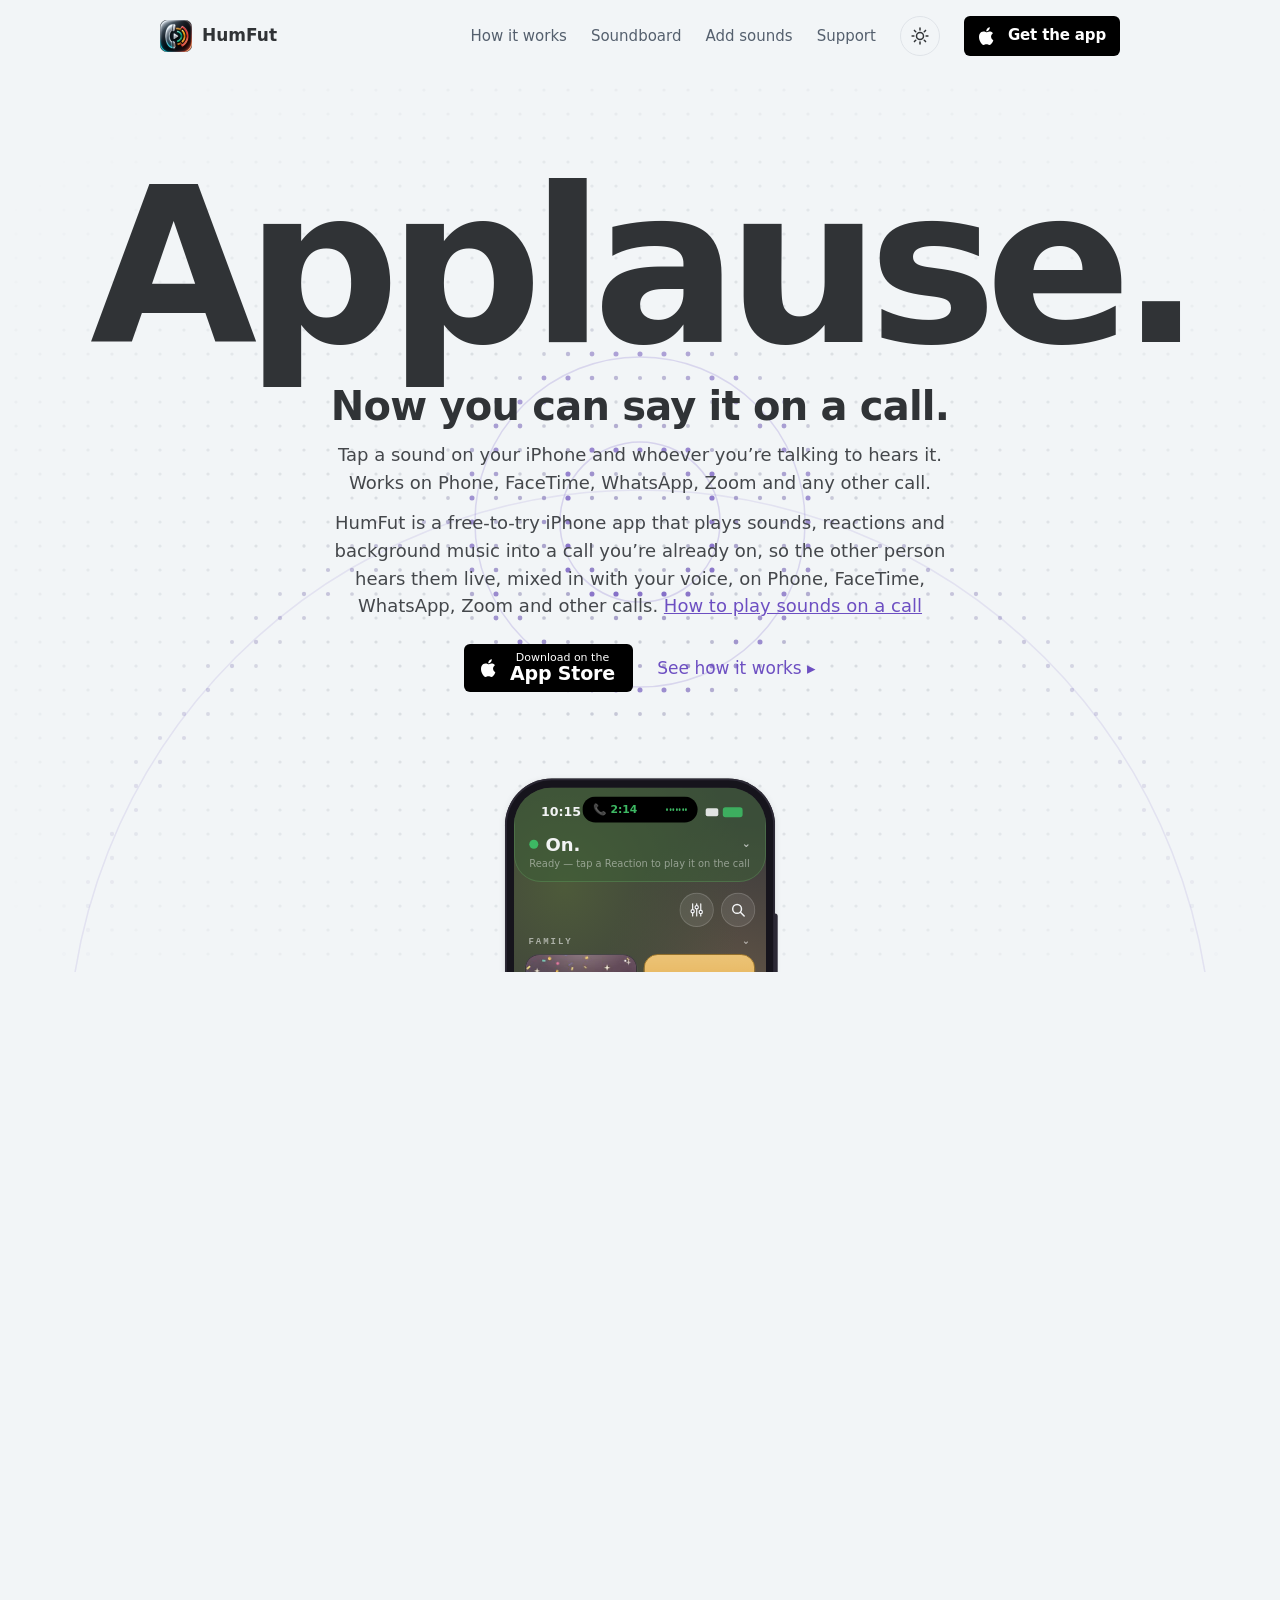
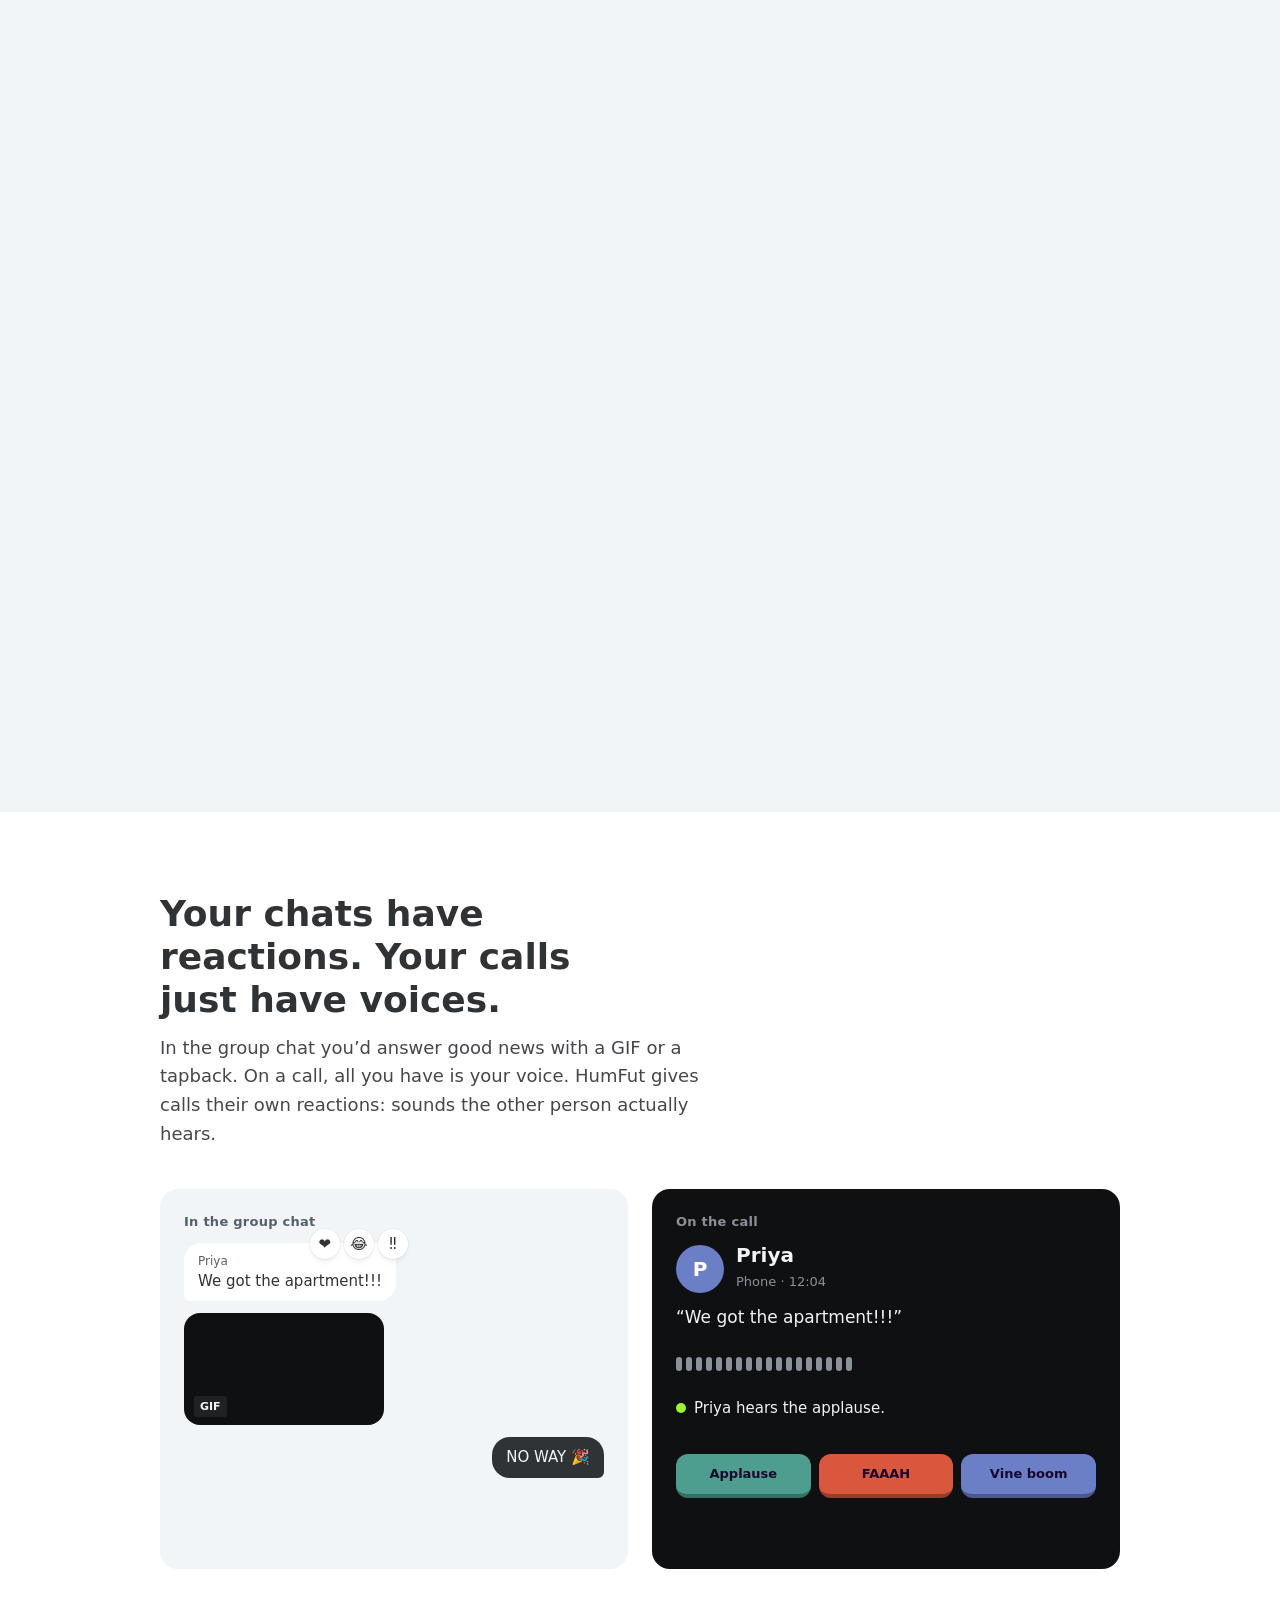
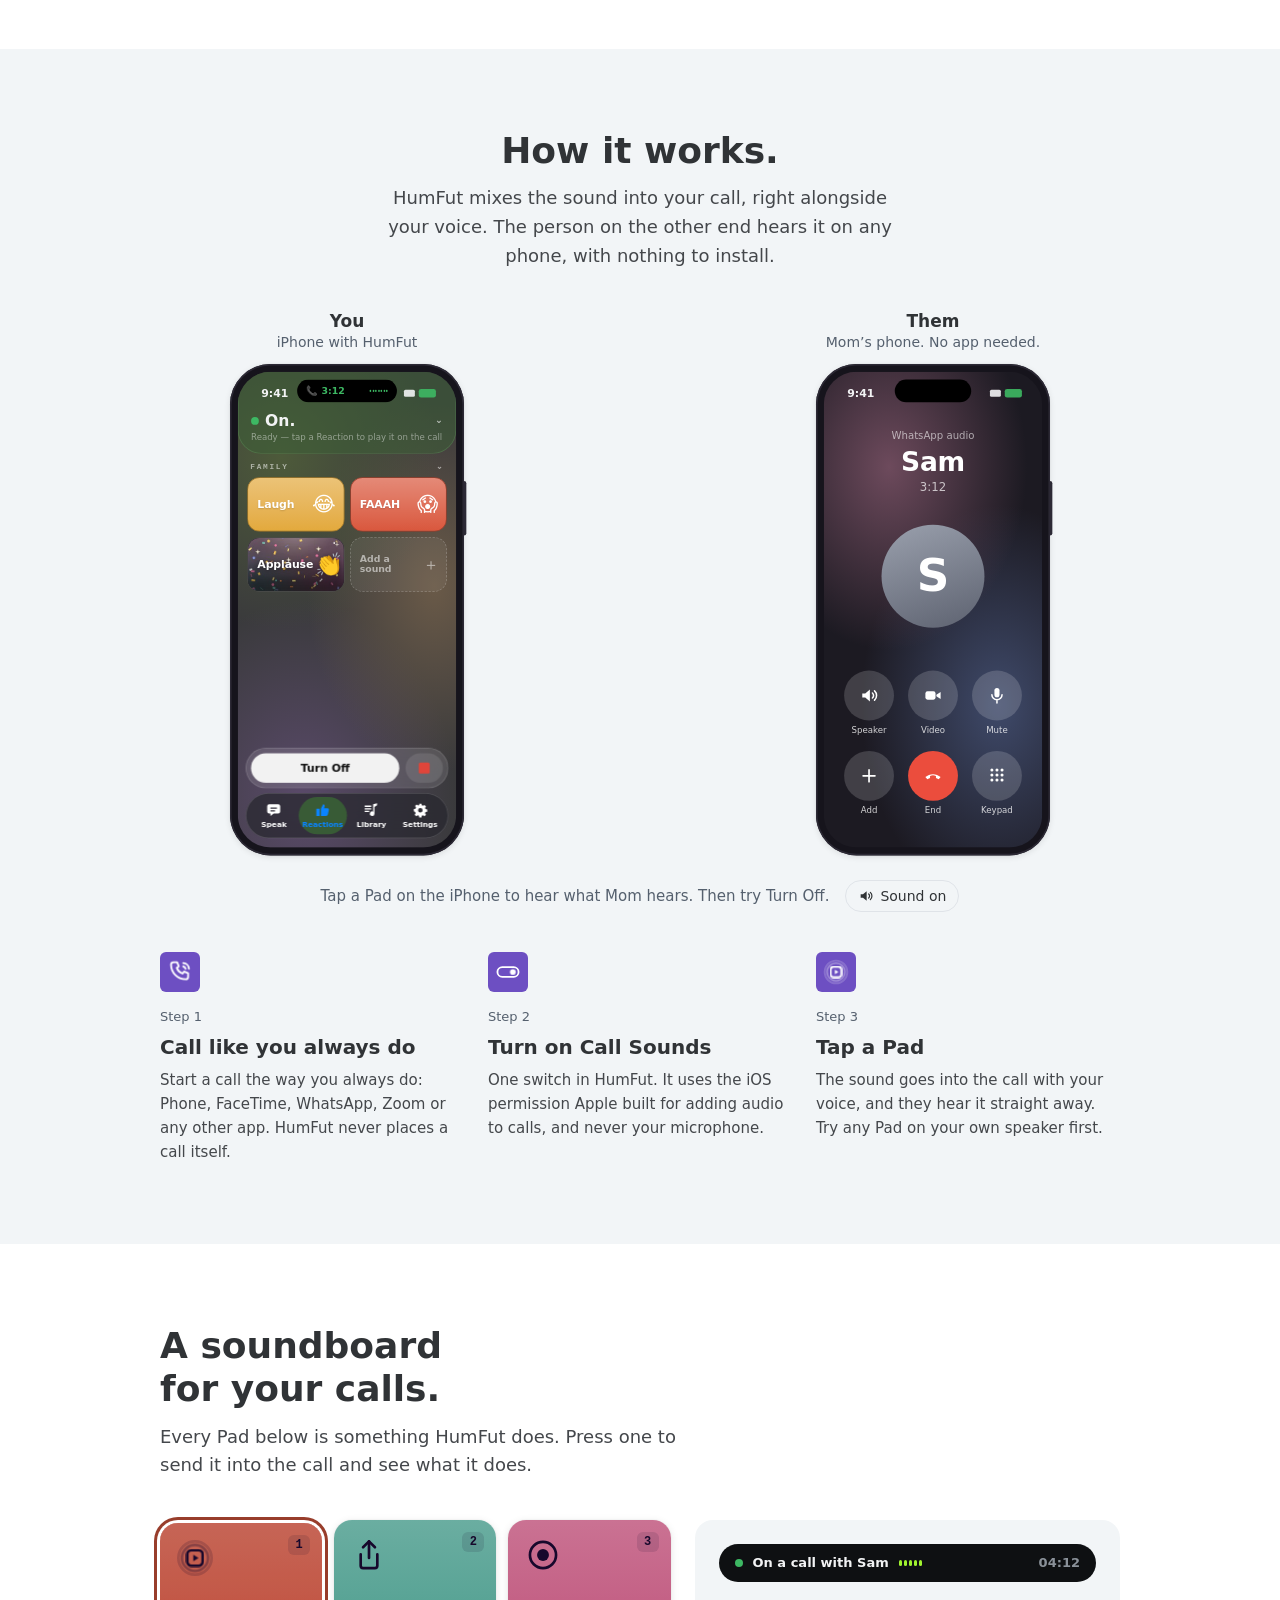
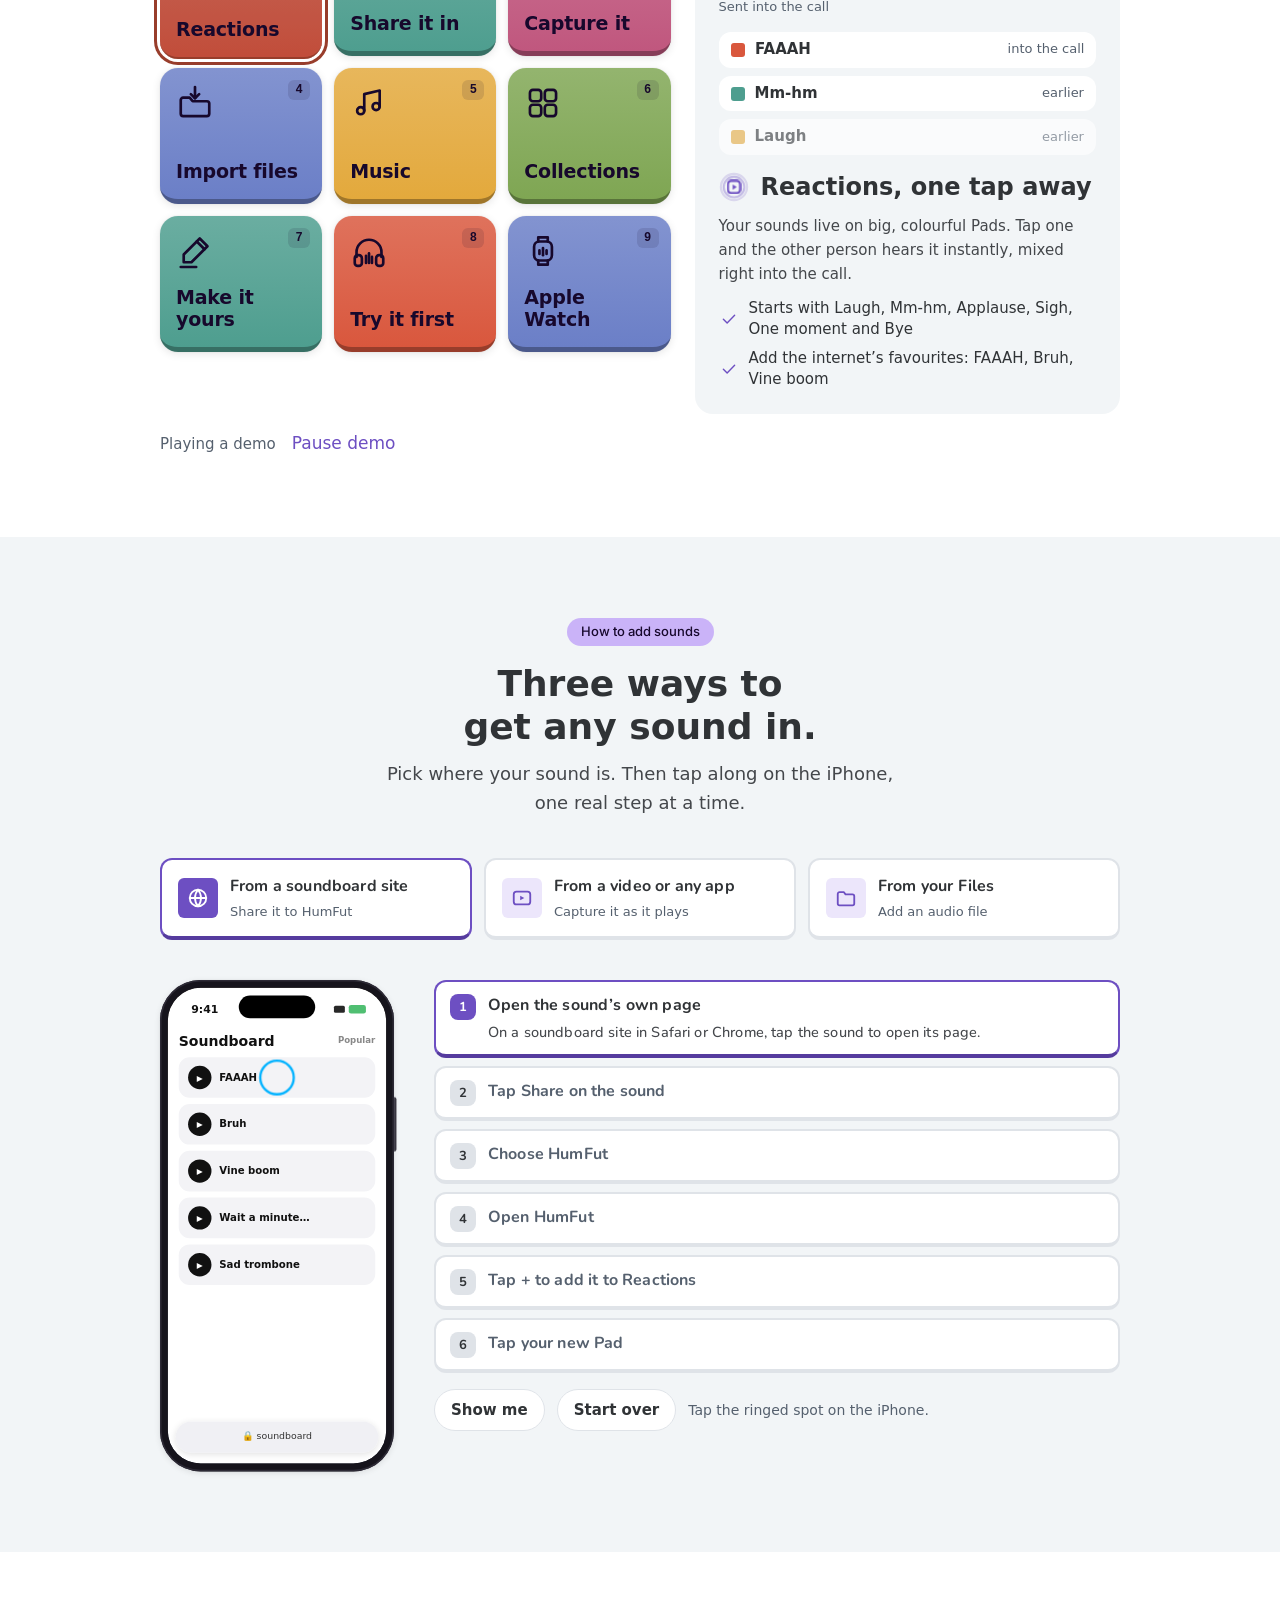
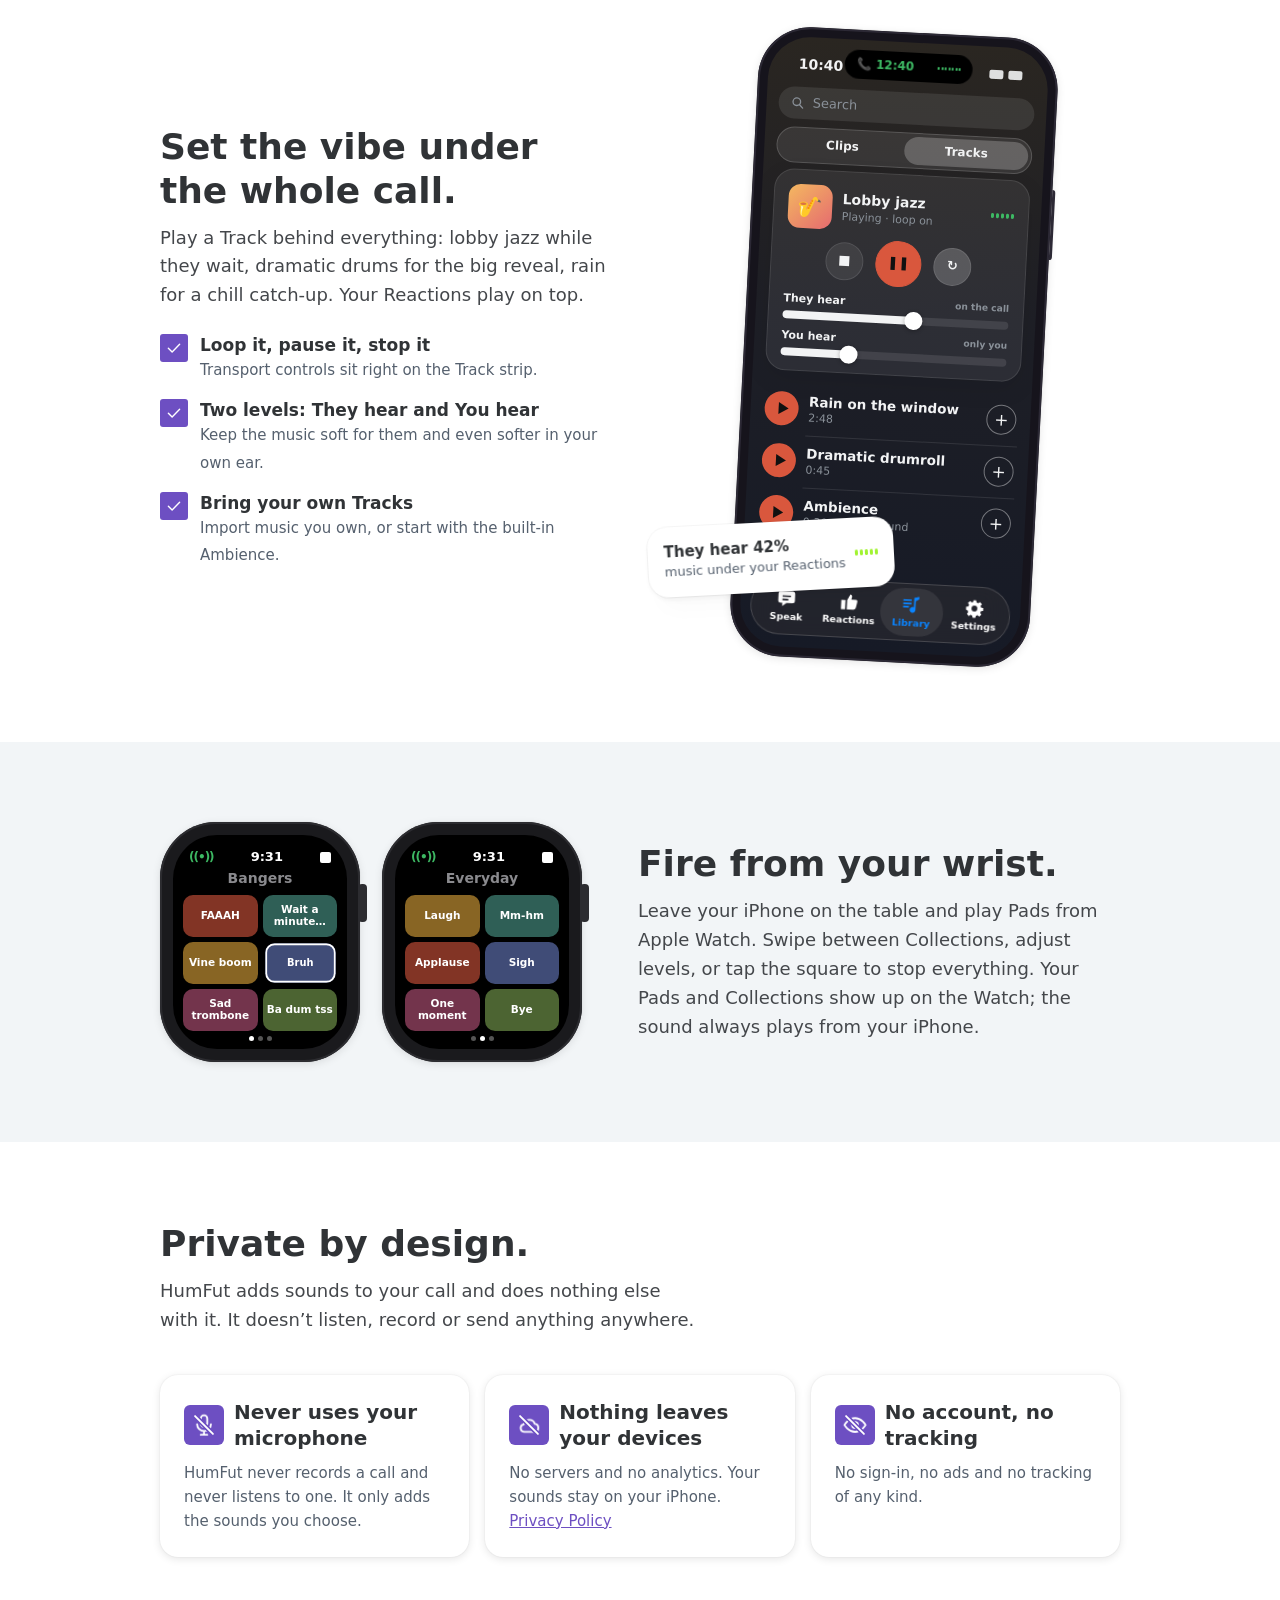
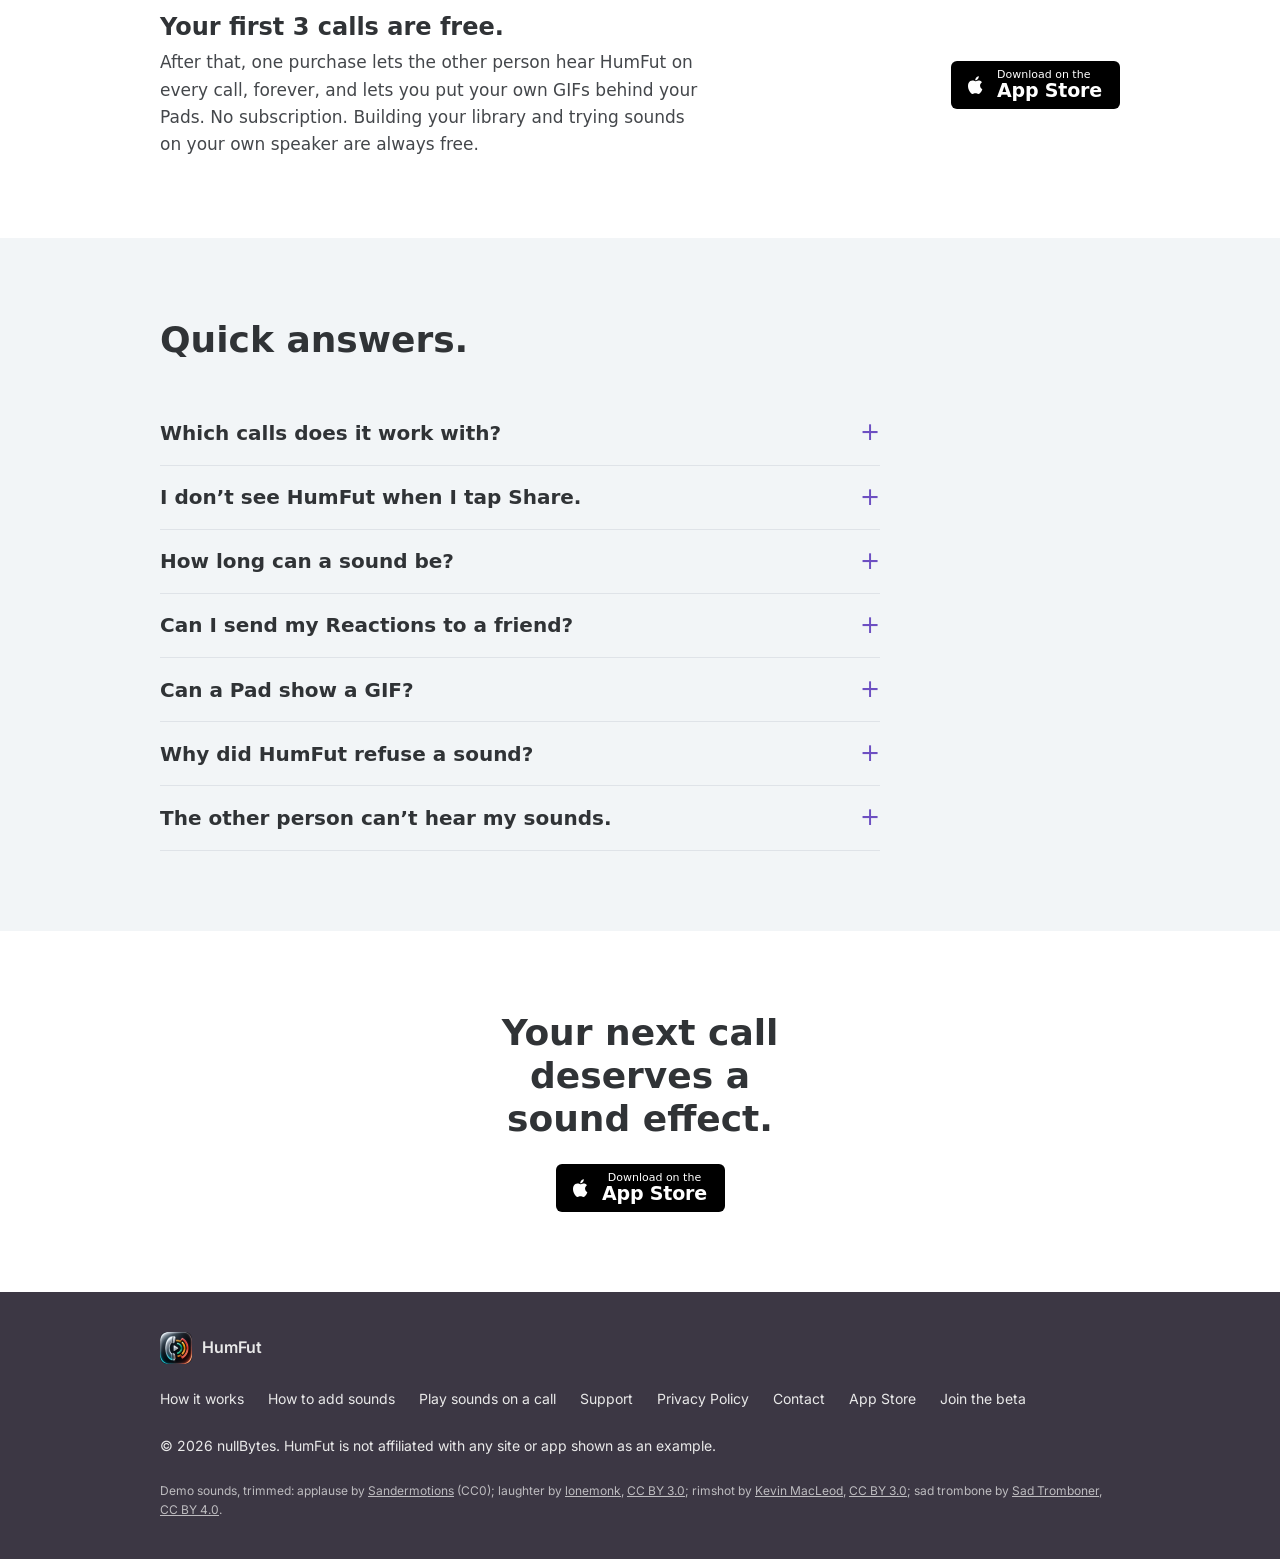
<file: index.html>
<!doctype html>
<html lang="en" data-theme="light">
<head>
<meta charset="utf-8">
<meta name="viewport" content="width=device-width, initial-scale=1">
<title>HumFut: Sounds for Calls</title>
<meta name="description" content="Fire the internet's favourite sounds into any call: Phone, FaceTime, WhatsApp, Zoom and more. Share them in from a soundboard site, capture them from your other apps, and play music under the whole call.">
<link rel="canonical" href="https://humfut.nullbytes.app/">
<meta name="apple-itunes-app" content="app-id=6815140274">
<meta name="theme-color" content="#f2f5f7" media="(prefers-color-scheme: light)">
<meta name="theme-color" content="#0d0021" media="(prefers-color-scheme: dark)">
<meta property="og:title" content="HumFut: Sounds for Calls">
<meta property="og:description" content="One tap, and they hear it. Reactions, your own sounds and background music for any call you're on.">
<meta property="og:image" content="https://humfut.nullbytes.app/assets/icons/icon-512.png">
<link rel="icon" type="image/png" sizes="32x32" href="assets/icons/favicon-32.png">
<link rel="icon" type="image/png" sizes="64x64" href="assets/icons/favicon-64.png">
<link rel="apple-touch-icon" href="assets/icons/apple-touch-icon.png">
<link rel="stylesheet" href="assets/tokens.css?v=da149e72">
<link rel="stylesheet" href="assets/components.css?v=da149e72">
<link rel="stylesheet" href="assets/mockups.css?v=da149e72">
<link rel="stylesheet" href="assets/site.css?v=da149e72">
<link rel="prefetch" href="assets/gifs/confetti.gif" as="image">
<link rel="prefetch" href="assets/gifs/rain.gif" as="image">
<script>document.documentElement.classList.add('js');</script>
<script>
  // Light by default. Apply a saved Dark or System choice before first paint; System follows the device.
  (function () { try { var t = localStorage.getItem('humfut-theme'); if (t === 'dark') document.documentElement.setAttribute('data-theme', 'dark'); else if (t === 'system') document.documentElement.removeAttribute('data-theme'); } catch (e) {} })();
</script>
<script type="application/ld+json">
{
 "@context": "https://schema.org",
 "@type": "MobileApplication",
 "name": "HumFut: Sounds for Calls",
 "alternateName": "HumFut",
 "operatingSystem": "iOS",
 "applicationCategory": "EntertainmentApplication",
 "description": "HumFut is a free-to-try iPhone app that plays sounds, reactions and background music into a call you're already on, so the other person hears them live, mixed in with your voice, on Phone, FaceTime, WhatsApp, Zoom and other calls.",
 "url": "https://apps.apple.com/app/humfut-sounds-for-calls/id6815140274",
 "installUrl": "https://apps.apple.com/app/humfut-sounds-for-calls/id6815140274",
 "image": "https://humfut.nullbytes.app/assets/icons/icon-512.png",
 "author": {
  "@type": "Organization",
  "name": "nullBytes",
  "url": "https://nullbytes.app"
 }
}
</script>
</head>
<body>
<a class="skip" href="#main">Skip to content</a>
<svg width="0" height="0" style="position:absolute" aria-hidden="true">
  <symbol id="i-apple" viewBox="0 0 24 24"><path fill="currentColor" d="M16.4 12.6c0-2.4 2-3.6 2.1-3.7-1.1-1.7-2.9-1.9-3.5-1.9-1.5-.2-2.9.9-3.7.9-.8 0-1.9-.9-3.2-.8-1.6 0-3.1 1-4 2.4-1.7 3-.4 7.4 1.2 9.8.8 1.2 1.8 2.5 3 2.4 1.2 0 1.7-.8 3.1-.8 1.5 0 1.9.8 3.2.8 1.3 0 2.2-1.2 3-2.4.9-1.4 1.3-2.7 1.3-2.8-.1 0-2.5-1-2.5-3.9zM14 5.5c.7-.8 1.1-1.9 1-3-1 0-2.1.7-2.8 1.5-.6.7-1.2 1.8-1 2.9 1.1.1 2.1-.6 2.8-1.4z"/></symbol>
  <symbol id="t-speak" viewBox="0 0 24 24"><path fill="currentColor" d="M5 3h14a3 3 0 0 1 3 3v8a3 3 0 0 1-3 3h-7l-5 4v-4H5a3 3 0 0 1-3-3V6a3 3 0 0 1 3-3zm2 5v2h10V8zm0 4v2h7v-2z"/></symbol>
  <symbol id="t-react" viewBox="0 0 24 24"><path fill="currentColor" d="M9 10l3.5-7c1.5 0 2.5 1.2 2.2 2.8L14 9h5.3a2 2 0 0 1 2 2.4l-1.4 7A3 3 0 0 1 17 21H9zM2 10h5v11H2z"/></symbol>
  <symbol id="t-lib" viewBox="0 0 24 24"><path fill="currentColor" d="M2 5h10v2H2zm0 4h10v2H2zm0 4h7v2H2zm13-10l6-1.5v3L17 7v10.5a3.5 3.5 0 1 1-2-3.2z"/></symbol>
  <symbol id="t-set" viewBox="0 0 24 24"><path fill="currentColor" fill-rule="evenodd" d="M10.3 2h3.4l.5 2.6 1.9.8 2.2-1.5 2.4 2.4-1.5 2.2.8 1.9 2.6.5v3.4l-2.6.5-.8 1.9 1.5 2.2-2.4 2.4-2.2-1.5-1.9.8-.5 2.6h-3.4l-.5-2.6-1.9-.8-2.2 1.5-2.4-2.4 1.5-2.2-.8-1.9L2 13.7v-3.4l2.6-.5.8-1.9-1.5-2.2 2.4-2.4 2.2 1.5 1.9-.8zM12 8.5a3.5 3.5 0 1 0 0 7 3.5 3.5 0 0 0 0-7z"/></symbol>
  <symbol id="t-levels" viewBox="0 0 24 24"><path fill="none" stroke="currentColor" stroke-width="1.8" stroke-linecap="round" d="M6 3v18M12 3v18M18 3v18"/><circle cx="6" cy="14" r="2.4" fill="#3a3a3c" stroke="currentColor" stroke-width="1.8"/><circle cx="12" cy="8" r="2.4" fill="#3a3a3c" stroke="currentColor" stroke-width="1.8"/><circle cx="18" cy="15" r="2.4" fill="#3a3a3c" stroke="currentColor" stroke-width="1.8"/></symbol>
  <symbol id="t-search" viewBox="0 0 24 24"><circle cx="10.5" cy="10.5" r="6.5" fill="none" stroke="currentColor" stroke-width="2.2"/><path d="M15.5 15.5L21 21" stroke="currentColor" stroke-width="2.2" stroke-linecap="round"/></symbol>
</svg>

<header class="nav">
  <div class="wrap">
    <a class="nav-brand" href="./"><img class="hf-app-icon" src="assets/icons/icon-128.png" alt="" width="32" height="32">HumFut</a>
    <nav class="nav-links" aria-label="Main">
      <a href="#how-it-works">How it works</a>
      <a href="#soundboard">Soundboard</a>
      <a href="#add-sounds">Add sounds</a>
      <a href="support.html">Support</a>
    </nav>
    <div class="theme" data-theme-menu>
      <button type="button" class="theme-btn" aria-haspopup="true" aria-expanded="false" aria-controls="theme-list" aria-label="Appearance: Light">
        <svg class="ti ti-system" viewBox="0 0 24 24" aria-hidden="true"><circle cx="12" cy="12" r="8.5" fill="none" stroke="currentColor" stroke-width="1.8"/><path d="M12 3.5a8.5 8.5 0 0 1 0 17z" fill="currentColor"/></svg>
        <svg class="ti ti-light" viewBox="0 0 24 24" aria-hidden="true"><circle cx="12" cy="12" r="4.2" fill="none" stroke="currentColor" stroke-width="1.8"/><path d="M12 2.5v2.2M12 19.3v2.2M2.5 12h2.2M19.3 12h2.2M5.3 5.3l1.6 1.6M17.1 17.1l1.6 1.6M5.3 18.7l1.6-1.6M17.1 6.9l1.6-1.6" stroke="currentColor" stroke-width="1.8" stroke-linecap="round"/></svg>
        <svg class="ti ti-dark" viewBox="0 0 24 24" aria-hidden="true"><path d="M19.5 14.6A8 8 0 0 1 9.4 4.5a8 8 0 1 0 10.1 10.1z" fill="none" stroke="currentColor" stroke-width="1.8" stroke-linejoin="round"/></svg>
      </button>
      <div class="theme-list" id="theme-list" role="menu" aria-label="Appearance" hidden>
        <button type="button" role="menuitemradio" aria-checked="false" data-set-theme="system">System</button>
        <button type="button" role="menuitemradio" aria-checked="true" data-set-theme="light">Light</button>
        <button type="button" role="menuitemradio" aria-checked="false" data-set-theme="dark">Dark</button>
      </div>
    </div>
    <a class="hf-store js-appstore" href="https://apps.apple.com/app/humfut-sounds-for-calls/id6815140274" target="_blank" rel="noopener"><svg viewBox="0 0 24 24"><use href="#i-apple"/></svg><span class="hf-store-lines"><span class="hf-store-big">Get the app</span></span></a>
  </div>
</header>

<main id="main">

<section class="hx" data-hx>
  <div class="hx-stage hero">
    <p class="hx-word" aria-hidden="true"><span>FAAAH.</span></p>
    <div class="hx-copy">
      <h1 class="hx-line">Now you can say it on a call.</h1>
      <p class="hx-sub">Tap a sound on your iPhone and whoever you’re talking to hears it. Works on Phone, FaceTime, WhatsApp, Zoom and any other call.</p>
      <p class="hx-sub">HumFut is a free-to-try iPhone app that plays sounds, reactions and background music into a call you’re already on, so the other person hears them live, mixed in with your voice, on Phone, FaceTime, WhatsApp, Zoom and other calls. <a href="how-to-play-sounds-on-a-call.html">How to play sounds on a call</a></p>
      <div class="hx-actions">
        <a class="hf-store js-appstore" href="https://apps.apple.com/app/humfut-sounds-for-calls/id6815140274" target="_blank" rel="noopener"><svg viewBox="0 0 24 24"><use href="#i-apple"/></svg><span class="hf-store-lines"><span class="hf-store-small">Download on the</span><span class="hf-store-big">App Store</span></span></a>
        <a class="hf-link" href="#how-it-works">See how it works</a>
      </div>
    </div>
    <div class="hx-phone hero-stage">
      <div class="phone">
        <div class="screen reactions-bg">
          <div class="island call" aria-hidden="true"><span>📞 2:14</span><span class="wave"><i></i><i></i><i></i><i></i><i></i><i></i><i></i></span></div>
          <div class="statusbar" aria-hidden="true"><span>10:15</span><span class="sb-icons"><i></i><i class="batt"></i></span></div>
          <div class="app-body">
            <div class="status-card"><div class="st"><span class="dot" aria-hidden="true"></span><span class="st-word">On.</span><span class="chev" aria-hidden="true">⌄</span></div><p class="st-reason" aria-live="polite">Ready — tap a Reaction to play it on the call</p></div>
            <div class="glass-row" aria-hidden="true"><span class="glass-btn round"><svg><use href="#t-levels"/></svg></span><span class="glass-btn round"><svg><use href="#t-search"/></svg></span></div>
            <div class="coll-h" aria-hidden="true">Family <span>⌄</span></div>
            <div class="pads" role="group" aria-label="Try a Reaction">
              <button type="button" class="pad hx-target pad-btn hx-pad has-gif gif-confetti" style="--pad:var(--pad-teal)" data-sound="applause" data-name="Applause"><span class="pad-media" aria-hidden="true"></span><span class="nm">Applause</span><span class="emo" aria-hidden="true">👏</span><span class="hf-tap hx-tap"></span></button>
              <button type="button" class="pad pad-btn hx-pad" style="--pad:var(--pad-ochre)" data-sound="laugh" data-name="Laugh"><span class="nm">Laugh</span><span class="emo" aria-hidden="true">😂</span></button>
              <button type="button" class="pad pad-btn hx-pad" style="--pad:var(--pad-orange)" data-sound="faaah" data-name="FAAAH"><span class="nm">FAAAH</span><span class="emo" aria-hidden="true">😱</span></button>
              <button type="button" class="pad pad-btn hx-pad" style="--pad:var(--pad-olive)" data-sound="badumtss" data-name="Ba dum tss"><span class="nm">Ba dum tss</span><span class="emo" aria-hidden="true">🥁</span></button>
              <button type="button" class="pad pad-btn hx-pad has-gif gif-rain" style="--pad:var(--pad-rose)" data-sound="sadtrombone" data-name="Sad trombone"><span class="pad-media" aria-hidden="true"></span><span class="nm">Sad trombone</span><span class="emo" aria-hidden="true">🎺</span></button>
              <button type="button" class="pad pad-btn hx-pad" style="--pad:var(--pad-blue)" data-sound="bye" data-name="Bye"><span class="nm">Bye</span><span class="emo" aria-hidden="true">👋</span></button>
            </div>
          </div>
          <div class="dock" aria-hidden="true"><span class="off">Turn Off</span><span class="stop"><i></i></span></div>
          <div class="tabbar" aria-hidden="true"><span><svg><use href="#t-speak"/></svg>Speak</span><span class="on"><svg><use href="#t-react"/></svg>Reactions</span><span><svg><use href="#t-lib"/></svg>Library</span><span><svg><use href="#t-set"/></svg>Settings</span></div>
        </div>
      </div>
    </div>
    <div class="hf-float hx-card hx-heard" aria-live="polite"><span class="hf-float-art">M</span><div><strong>Mom heard that.</strong><span class="hf-float-meta">Applause · just now</span></div></div>
    <div class="hx-card hx-reply" aria-hidden="true"><div class="hf-bubble them"><small>Mom</small>Ha! Who’s clapping?</div></div>
  </div>
</section>

<section class="band band-surface" id="why">
  <div class="wrap">
    <div class="section-head reveal">
      <h2 class="heading-xl">Your chats have reactions. Your calls just have voices.</h2>
      <p class="lede">In the group chat you’d answer good news with a GIF or a tapback. On a call, all you have is your voice. HumFut gives calls their own reactions: sounds the other person actually hears.</p>
    </div>
    <div class="hf-why reveal" data-inview aria-hidden="true">
      <div class="hf-why-card hf-chat">
        <h3>In the group chat</h3>
        <div class="hf-bubble them w-b1"><small>Priya</small>We got the apartment!!!<span class="hf-tapbacks w-tap"><span>❤️</span><span>😂</span><span>‼️</span></span></div>
        <div class="hf-gif w-gif"><i></i><i></i><i></i><i></i><i></i><i></i><b>GIF</b></div>
        <div class="hf-bubble me w-b3">NO WAY 🎉</div>
      </div>
      <div class="hf-why-card hf-callcard">
        <h3>On the call</h3>
        <div class="hf-call-who"><span class="hf-avatar">P</span><div><b>Priya</b><span>Phone · 12:04</span></div></div>
        <p class="hf-call-said">“We got the apartment!!!”</p>
        <div class="hf-call-voice"><i></i><i></i><i></i><i></i><i></i><i></i><i></i><i></i><i></i><i></i><i></i><i></i><i></i><i></i><i></i><i></i><i></i><i></i></div>
        <div class="hf-call-status"><span class="is-before">Just your two voices.</span><span class="is-after">Priya hears the applause.</span></div>
        <div class="hf-call-pads"><span class="is-fired" style="--pad:var(--pad-teal)">Applause</span><span style="--pad:var(--pad-orange)">FAAAH</span><span style="--pad:var(--pad-blue)">Vine boom</span></div>
      </div>
    </div>
  </div>
</section>

<section class="band band-canvas" id="how-it-works">
  <div class="wrap">
    <div class="section-head center reveal">
      <h2 class="heading-xl">How it works.</h2>
      <p class="lede">HumFut mixes the sound into your call, right alongside your voice. The person on the other end hears it on any phone, with nothing to install.</p>
    </div>
    <div class="tc reveal" data-tincan>
      <canvas class="tc-cord" aria-hidden="true"></canvas>
      <div class="tc-side tc-you">
        <p class="tc-label"><b>You</b>iPhone with HumFut</p>
        <div class="tc-phone">
          <div class="phone">
            <div class="screen reactions-bg">
              <div class="island call" aria-hidden="true"><span>📞 3:12</span><span class="wave"><i></i><i></i><i></i><i></i><i></i><i></i><i></i></span></div>
              <div class="statusbar" aria-hidden="true"><span>9:41</span><span class="sb-icons"><i></i><i class="batt"></i></span></div>
              <div class="app-body">
                <div class="status-card"><div class="st"><span class="dot" aria-hidden="true"></span><span class="st-word">On.</span><span class="chev" aria-hidden="true">⌄</span></div><p class="st-reason" aria-live="polite">Ready — tap a Reaction to play it on the call</p></div>
                <div class="coll-h" aria-hidden="true">Family <span>⌄</span></div>
                <div class="pads" role="group" aria-label="Tap a Pad to hear what they hear">
                  <button type="button" class="pad pad-btn tc-pad" style="--pad:var(--pad-ochre)" data-sound="laugh" data-name="Laugh"><span class="nm">Laugh</span><span class="emo" aria-hidden="true">😂</span></button>
                  <button type="button" class="pad pad-btn tc-pad" style="--pad:var(--pad-orange)" data-sound="faaah" data-name="FAAAH"><span class="nm">FAAAH</span><span class="emo" aria-hidden="true">😱</span></button>
                  <button type="button" class="pad pad-btn tc-pad has-gif gif-confetti" style="--pad:var(--pad-teal)" data-sound="applause" data-name="Applause"><span class="pad-media" aria-hidden="true"></span><span class="nm">Applause</span><span class="emo" aria-hidden="true">👏</span></button>
                  <div class="pad tc-add" aria-hidden="true"><span class="nm">Add a sound</span><span class="emo">＋</span></div>
                </div>
              </div>
              <div class="dock"><button type="button" class="off tc-power" aria-pressed="true">Turn Off</button><button type="button" class="stop tc-stop" aria-label="Stop"><i></i></button></div>
              <div class="tabbar" aria-hidden="true"><span><svg><use href="#t-speak"/></svg>Speak</span><span class="on"><svg><use href="#t-react"/></svg>Reactions</span><span><svg><use href="#t-lib"/></svg>Library</span><span><svg><use href="#t-set"/></svg>Settings</span></div>
            </div>
          </div>
        </div>
      </div>
      <div class="tc-side tc-them">
        <p class="tc-label"><b>Them</b>Mom’s phone. No app needed.</p>
        <div class="tc-phone" aria-hidden="true">
          <div class="phone">
            <div class="screen tc-call">
              <div class="island"></div>
              <div class="statusbar"><span>9:41</span><span class="sb-icons"><i></i><i class="batt"></i></span></div>
              <div class="tc-call-top"><span class="tc-app">WhatsApp audio</span><span class="tc-name">Sam</span><span class="tc-time">3:12</span></div>
              <div class="tc-avatar"><span>S</span></div>
              <div class="tc-hears"><span class="hf-live"><i></i><i></i><i></i><i></i><i></i></span><span class="tc-hears-t">Hearing FAAAH</span></div>
              <div class="tc-silent"><svg viewBox="0 0 24 24"><path d="M4 9.5h3.5L13 5v14l-5.5-4.5H4z" fill="currentColor"/><path d="M16.5 9.5l5 5M21.5 9.5l-5 5" fill="none" stroke="currentColor" stroke-width="2" stroke-linecap="round"/></svg>Hears nothing</div>
              <div class="tc-controls">
                <span><svg viewBox="0 0 24 24"><path d="M4 9.5h3.5L13 5v14l-5.5-4.5H4z" fill="currentColor"/><path d="M16 9a4 4 0 0 1 0 6M18.5 6.5a7.5 7.5 0 0 1 0 11" fill="none" stroke="currentColor" stroke-width="1.8" stroke-linecap="round"/></svg><small>Speaker</small></span>
                <span><svg viewBox="0 0 24 24"><rect x="3" y="7" width="12" height="10" rx="2.5" fill="currentColor"/><path d="M16 11l5-3v8l-5-3z" fill="currentColor"/></svg><small>Video</small></span>
                <span><svg viewBox="0 0 24 24"><rect x="9" y="3" width="6" height="11" rx="3" fill="currentColor"/><path d="M6 11a6 6 0 0 0 12 0M12 17v4" fill="none" stroke="currentColor" stroke-width="1.8" stroke-linecap="round"/></svg><small>Mute</small></span>
                <span><svg viewBox="0 0 24 24"><path d="M12 5v14M5 12h14" stroke="currentColor" stroke-width="2" stroke-linecap="round"/></svg><small>Add</small></span>
                <span class="end"><svg viewBox="0 0 24 24"><path d="M3 13.5c5-4.7 13-4.7 18 0l-2.2 2.4-3.3-1.4v-2.4a10 10 0 0 0-7 0v2.4l-3.3 1.4z" fill="currentColor"/></svg><small>End</small></span>
                <span><svg viewBox="0 0 24 24"><g fill="currentColor"><circle cx="6" cy="5" r="1.8"/><circle cx="12" cy="5" r="1.8"/><circle cx="18" cy="5" r="1.8"/><circle cx="6" cy="11" r="1.8"/><circle cx="12" cy="11" r="1.8"/><circle cx="18" cy="11" r="1.8"/><circle cx="6" cy="17" r="1.8"/><circle cx="12" cy="17" r="1.8"/><circle cx="18" cy="17" r="1.8"/></g></svg><small>Keypad</small></span>
              </div>
            </div>
          </div>
        </div>
      </div>
      <p class="tc-word" aria-live="polite"></p>
      <p class="tc-hint"><span class="tc-hint-t" aria-live="polite">Tap a Pad on the iPhone to hear what Mom hears. Then try Turn Off.</span> <button type="button" class="tc-mute" aria-pressed="false">Sound on</button></p>
    </div>
    <ol class="how-steps">
      <li class="reveal" data-ai-host><span class="hf-feature-icon"><span class="hf-ai" data-icon="phone"><svg viewBox="0 0 32 32" aria-hidden="true" focusable="false"><path class="ai-shake" d="M8 4h4.5l2 5-2.5 1.8a12 12 0 0 0 7.2 7.2l1.8-2.5 5 2V22a3 3 0 0 1-3 3C13.1 25 5 16.9 5 7a3 3 0 0 1 3-3z"/><path class="ai-wave" d="M20 5a7.5 7.5 0 0 1 7 7"/><path class="ai-wave" d="M20 9.2a3.4 3.4 0 0 1 2.8 2.8" style="--d:.12s"/></svg></span></span><p class="caption">Step 1</p><h3 class="heading-sm">Call like you always do</h3><p>Start a call the way you always do: Phone, FaceTime, WhatsApp, Zoom or any other app. HumFut never places a call itself.</p></li>
      <li class="reveal" data-ai-host><span class="hf-feature-icon"><span class="hf-ai" data-icon="toggle"><svg viewBox="0 0 32 32" aria-hidden="true" focusable="false"><rect x="3" y="10" width="26" height="12" rx="6"/><circle class="ai-toggle" cx="10" cy="16" r="3.5" fill="currentColor" stroke="none"/></svg></span></span><p class="caption">Step 2</p><h3 class="heading-sm">Turn on Call Sounds</h3><p>One switch in HumFut. It uses the iOS permission Apple built for adding audio to calls, and never your microphone.</p></li>
      <li class="reveal" data-ai-host><span class="hf-feature-icon"><span class="hf-ai" data-icon="tap"><svg viewBox="0 0 32 32" aria-hidden="true" focusable="false"><circle class="ai-ring" cx="16" cy="16" r="11" style="--o:.35"/><circle class="ai-ring" cx="16" cy="16" r="14" style="--o:.18;--d:.14s"/><g class="ai-press"><rect x="9.5" y="9.5" width="13" height="13" rx="3.5"/><path d="M14.6 13.2v5.6l4.4-2.8z" fill="currentColor" stroke="none"/></g></svg></span></span><p class="caption">Step 3</p><h3 class="heading-sm">Tap a Pad</h3><p>The sound goes into the call with your voice, and they hear it straight away. Try any Pad on your own speaker first.</p></li>
    </ol>
  </div>
</section>

<section class="band band-surface" id="soundboard">
  <div class="wrap">
    <div class="section-head reveal">
      <h2 class="heading-xl">A soundboard for your calls.</h2>
      <p class="lede">Every Pad below is something HumFut does. Press one to send it into the call and see what it does.</p>
    </div>
    <div class="hf-board reveal" data-board data-inview data-ai-manual>
      <div class="hf-bpads" role="group" aria-label="What HumFut does. Press a Pad, or use the number keys 1 to 9.">
          <button type="button" class="hf-bpad" style="--pad:var(--pad-orange)" data-feature="reactions" data-sound="FAAAH" data-pad="pad-orange" aria-pressed="false" aria-controls="board-panel"><span class="hf-ai" data-icon="tap"><svg viewBox="0 0 32 32" aria-hidden="true" focusable="false"><circle class="ai-ring" cx="16" cy="16" r="11" style="--o:.35"/><circle class="ai-ring" cx="16" cy="16" r="14" style="--o:.18;--d:.14s"/><g class="ai-press"><rect x="9.5" y="9.5" width="13" height="13" rx="3.5"/><path d="M14.6 13.2v5.6l4.4-2.8z" fill="currentColor" stroke="none"/></g></svg></span><span class="hf-bpad-label">Reactions</span><span class="hf-bpad-key" aria-hidden="true">1</span></button>
          <button type="button" class="hf-bpad" style="--pad:var(--pad-teal)" data-feature="share" data-sound="Vine boom" data-pad="pad-teal" aria-pressed="false" aria-controls="board-panel"><span class="hf-ai" data-icon="share"><svg viewBox="0 0 32 32" aria-hidden="true" focusable="false"><path d="M9 15.5V25a2 2 0 0 0 2 2h10a2 2 0 0 0 2-2v-9.5"/><g class="ai-rise"><path d="M16 4.5v14"/><path d="M11 9.5l5-5 5 5"/></g></svg></span><span class="hf-bpad-label">Share it in</span><span class="hf-bpad-key" aria-hidden="true">2</span></button>
          <button type="button" class="hf-bpad" style="--pad:var(--pad-rose)" data-feature="capture" data-sound="Wait a minute…" data-pad="pad-rose" aria-pressed="false" aria-controls="board-panel"><span class="hf-ai" data-icon="capture"><svg viewBox="0 0 32 32" aria-hidden="true" focusable="false"><circle class="ai-draw" cx="16" cy="16" r="11" style="--len:69.2"/><circle class="ai-pulse" cx="16" cy="16" r="5" fill="currentColor" stroke="none"/></svg></span><span class="hf-bpad-label">Capture it</span><span class="hf-bpad-key" aria-hidden="true">3</span></button>
          <button type="button" class="hf-bpad" style="--pad:var(--pad-blue)" data-feature="import" data-sound="Airhorn" data-pad="pad-blue" aria-pressed="false" aria-controls="board-panel"><span class="hf-ai" data-icon="import"><svg viewBox="0 0 32 32" aria-hidden="true" focusable="false"><path d="M4 13.5a2 2 0 0 1 2-2h5.5l2.5 3H26a2 2 0 0 1 2 2V25a2 2 0 0 1-2 2H6a2 2 0 0 1-2-2z"/><g class="ai-drop"><path d="M16 2.5V12"/><path d="M12.5 8.5L16 12l3.5-3.5"/></g></svg></span><span class="hf-bpad-label">Import files</span><span class="hf-bpad-key" aria-hidden="true">4</span></button>
          <button type="button" class="hf-bpad" style="--pad:var(--pad-ochre)" data-feature="music" data-sound="Lobby jazz" data-pad="pad-ochre" aria-pressed="false" aria-controls="board-panel"><span class="hf-ai" data-icon="music"><svg viewBox="0 0 32 32" aria-hidden="true" focusable="false"><g class="ai-sway"><path d="M12 22.5V8.5l13-3V19"/><circle cx="9" cy="22.5" r="3"/><circle cx="22" cy="19" r="3"/></g></svg></span><span class="hf-bpad-label">Music</span><span class="hf-bpad-key" aria-hidden="true">5</span></button>
          <button type="button" class="hf-bpad" style="--pad:var(--pad-olive)" data-feature="collections" data-sound="Ba dum tss" data-pad="pad-olive" aria-pressed="false" aria-controls="board-panel"><span class="hf-ai" data-icon="collections"><svg viewBox="0 0 32 32" aria-hidden="true" focusable="false"><rect class="ai-pop" x="5" y="5" width="9.5" height="9.5" rx="2.5"/><rect class="ai-pop" x="17.5" y="5" width="9.5" height="9.5" rx="2.5" style="--d:.08s"/><rect class="ai-pop" x="5" y="17.5" width="9.5" height="9.5" rx="2.5" style="--d:.16s"/><rect class="ai-pop" x="17.5" y="17.5" width="9.5" height="9.5" rx="2.5" style="--d:.24s"/></svg></span><span class="hf-bpad-label">Collections</span><span class="hf-bpad-key" aria-hidden="true">6</span></button>
          <button type="button" class="hf-bpad" style="--pad:var(--pad-teal)" data-feature="customise" data-sound="Bruh" data-pad="pad-teal" aria-pressed="false" aria-controls="board-panel"><span class="hf-ai" data-icon="pencil"><svg viewBox="0 0 32 32" aria-hidden="true" focusable="false"><g class="ai-slide"><path d="M20 5.5l6.5 6.5L13 25.5H6.5V19z"/><path d="M17.5 8l6.5 6.5"/></g><path class="ai-draw" d="M4 29.5h13" style="--len:13;--d:.1s"/></svg></span><span class="hf-bpad-label">Make it yours</span><span class="hf-bpad-key" aria-hidden="true">7</span></button>
          <button type="button" class="hf-bpad" style="--pad:var(--pad-orange)" data-feature="preview" data-sound="Crickets" data-pad="pad-orange" aria-pressed="false" aria-controls="board-panel"><span class="hf-ai" data-icon="headphones"><svg viewBox="0 0 32 32" aria-hidden="true" focusable="false"><path d="M5.5 21v-4a10.5 10.5 0 0 1 21 0v4"/><rect x="4" y="19.5" width="6" height="9" rx="2.5"/><rect x="22" y="19.5" width="6" height="9" rx="2.5"/><path class="ai-eq" d="M13.5 26v-6"/><path class="ai-eq" d="M16 26v-8" style="--d:.1s"/><path class="ai-eq" d="M18.5 26v-5" style="--d:.2s"/></svg></span><span class="hf-bpad-label">Try it first</span><span class="hf-bpad-key" aria-hidden="true">8</span></button>
          <button type="button" class="hf-bpad" style="--pad:var(--pad-blue)" data-feature="watch" data-sound="Sad trombone" data-pad="pad-blue" aria-pressed="false" aria-controls="board-panel"><span class="hf-ai" data-icon="watch"><svg viewBox="0 0 32 32" aria-hidden="true" focusable="false"><rect x="8.5" y="8" width="15" height="16" rx="4.5"/><path d="M12 8V4.5h8V8M12 24v3.5h8V24"/><path class="ai-eq" d="M13 18.5v-3"/><path class="ai-eq" d="M16 19.5v-6" style="--d:.1s"/><path class="ai-eq" d="M19 18.5v-3" style="--d:.2s"/></svg></span><span class="hf-bpad-label">Apple Watch</span><span class="hf-bpad-key" aria-hidden="true">9</span></button>
      </div>
      <div class="hf-board-panel" id="board-panel" aria-live="off">
        <div class="hf-callstrip" aria-hidden="true"><span class="hf-call-dot"></span>On a call with Sam<span class="hf-live"><i></i><i></i><i></i><i></i><i></i></span><time>04:12</time></div>
        <p class="hf-lane-title" aria-hidden="true">Sent into the call</p>
        <ul class="hf-lane" aria-hidden="true"><li class="hf-chip" style="--pad:var(--pad-teal)"><span class="hf-chip-swatch"></span><b>Mm-hm</b><span class="hf-chip-meta">earlier</span></li><li class="hf-chip" style="--pad:var(--pad-ochre)"><span class="hf-chip-swatch"></span><b>Laugh</b><span class="hf-chip-meta">earlier</span></li></ul>
          <div class="hf-detail" data-for="reactions"><div class="hf-detail-head"><span class="hf-ai" data-icon="tap"><svg viewBox="0 0 32 32" aria-hidden="true" focusable="false"><circle class="ai-ring" cx="16" cy="16" r="11" style="--o:.35"/><circle class="ai-ring" cx="16" cy="16" r="14" style="--o:.18;--d:.14s"/><g class="ai-press"><rect x="9.5" y="9.5" width="13" height="13" rx="3.5"/><path d="M14.6 13.2v5.6l4.4-2.8z" fill="currentColor" stroke="none"/></g></svg></span><h3>Reactions, one tap away</h3></div><p>Your sounds live on big, colourful Pads. Tap one and the other person hears it instantly, mixed right into the call.</p><ul class="hf-facts"><li><span class="hf-ai" data-icon="check"><svg viewBox="0 0 32 32" aria-hidden="true" focusable="false"><path class="ai-draw" d="M7 16.5l6 6L25 10" style="--len:26"/></svg></span>Starts with Laugh, Mm-hm, Applause, Sigh, One moment and Bye</li><li><span class="hf-ai" data-icon="check"><svg viewBox="0 0 32 32" aria-hidden="true" focusable="false"><path class="ai-draw" d="M7 16.5l6 6L25 10" style="--len:26"/></svg></span>Add the internet’s favourites: FAAAH, Bruh, Vine boom</li></ul></div>
          <div class="hf-detail" data-for="share"><div class="hf-detail-head"><span class="hf-ai" data-icon="share"><svg viewBox="0 0 32 32" aria-hidden="true" focusable="false"><path d="M9 15.5V25a2 2 0 0 0 2 2h10a2 2 0 0 0 2-2v-9.5"/><g class="ai-rise"><path d="M16 4.5v14"/><path d="M11 9.5l5-5 5 5"/></g></svg></span><h3>Share from any soundboard</h3></div><p>Found the perfect sound on a soundboard site? Tap Share, choose HumFut, and it lands in your Library with its own name.</p><ul class="hf-facts"><li><span class="hf-ai" data-icon="check"><svg viewBox="0 0 32 32" aria-hidden="true" focusable="false"><path class="ai-draw" d="M7 16.5l6 6L25 10" style="--len:26"/></svg></span>Works from Chrome and Safari</li><li><span class="hf-ai" data-icon="check"><svg viewBox="0 0 32 32" aria-hidden="true" focusable="false"><path class="ai-draw" d="M7 16.5l6 6L25 10" style="--len:26"/></svg></span>Apps that share audio files work too</li></ul><a class="hf-link" href="#add-sounds" data-open-tab="tab-share">See it step by step</a></div>
          <div class="hf-detail" data-for="capture"><div class="hf-detail-head"><span class="hf-ai" data-icon="capture"><svg viewBox="0 0 32 32" aria-hidden="true" focusable="false"><circle class="ai-draw" cx="16" cy="16" r="11" style="--len:69.2"/><circle class="ai-pulse" cx="16" cy="16" r="5" fill="currentColor" stroke="none"/></svg></span><h3>Capture from your apps</h3></div><p>Hear it in a video, a game or a podcast? Start a capture, play it, and HumFut keeps the sound with the silence trimmed off.</p><ul class="hf-facts"><li><span class="hf-ai" data-icon="check"><svg viewBox="0 0 32 32" aria-hidden="true" focusable="false"><path class="ai-draw" d="M7 16.5l6 6L25 10" style="--len:26"/></svg></span>Stops by itself after 60 seconds</li><li><span class="hf-ai" data-icon="check"><svg viewBox="0 0 32 32" aria-hidden="true" focusable="false"><path class="ai-draw" d="M7 16.5l6 6L25 10" style="--len:26"/></svg></span>Keeps only the app’s audio, never video or your microphone</li></ul><a class="hf-link" href="#add-sounds" data-open-tab="tab-capture">See it step by step</a></div>
          <div class="hf-detail" data-for="import"><div class="hf-detail-head"><span class="hf-ai" data-icon="import"><svg viewBox="0 0 32 32" aria-hidden="true" focusable="false"><path d="M4 13.5a2 2 0 0 1 2-2h5.5l2.5 3H26a2 2 0 0 1 2 2V25a2 2 0 0 1-2 2H6a2 2 0 0 1-2-2z"/><g class="ai-drop"><path d="M16 2.5V12"/><path d="M12.5 8.5L16 12l3.5-3.5"/></g></svg></span><h3>Import from Files</h3></div><p>Already have an MP3 or M4A? Add it from Files. Up to 30 seconds becomes a Clip for a Pad; anything longer becomes a Track.</p><ul class="hf-facts"><li><span class="hf-ai" data-icon="check"><svg viewBox="0 0 32 32" aria-hidden="true" focusable="false"><path class="ai-draw" d="M7 16.5l6 6L25 10" style="--len:26"/></svg></span>Downloads, iCloud Drive and AirDrop</li><li><span class="hf-ai" data-icon="check"><svg viewBox="0 0 32 32" aria-hidden="true" focusable="false"><path class="ai-draw" d="M7 16.5l6 6L25 10" style="--len:26"/></svg></span>Long files play as background music</li></ul><a class="hf-link" href="#add-sounds" data-open-tab="tab-files">See it step by step</a></div>
          <div class="hf-detail" data-for="music"><div class="hf-detail-head"><span class="hf-ai" data-icon="music"><svg viewBox="0 0 32 32" aria-hidden="true" focusable="false"><g class="ai-sway"><path d="M12 22.5V8.5l13-3V19"/><circle cx="9" cy="22.5" r="3"/><circle cx="22" cy="19" r="3"/></g></svg></span><h3>Music under the call</h3></div><p>Play a Track under the whole call and loop it. Your Reactions play on top.</p><ul class="hf-facts"><li><span class="hf-ai" data-icon="check"><svg viewBox="0 0 32 32" aria-hidden="true" focusable="false"><path class="ai-draw" d="M7 16.5l6 6L25 10" style="--len:26"/></svg></span>Two levels: They hear and You hear</li><li><span class="hf-ai" data-icon="check"><svg viewBox="0 0 32 32" aria-hidden="true" focusable="false"><path class="ai-draw" d="M7 16.5l6 6L25 10" style="--len:26"/></svg></span>Start with the built-in Ambience</li></ul><a class="hf-link" href="#music">More about music</a></div>
          <div class="hf-detail" data-for="collections"><div class="hf-detail-head"><span class="hf-ai" data-icon="collections"><svg viewBox="0 0 32 32" aria-hidden="true" focusable="false"><rect class="ai-pop" x="5" y="5" width="9.5" height="9.5" rx="2.5"/><rect class="ai-pop" x="17.5" y="5" width="9.5" height="9.5" rx="2.5" style="--d:.08s"/><rect class="ai-pop" x="5" y="17.5" width="9.5" height="9.5" rx="2.5" style="--d:.16s"/><rect class="ai-pop" x="17.5" y="17.5" width="9.5" height="9.5" rx="2.5" style="--d:.24s"/></svg></span><h3>Collections</h3></div><p>One set of Pads for game night, another for work calls. Collapse the ones you’re not using, or send a whole Collection to a friend.</p><ul class="hf-facts"><li><span class="hf-ai" data-icon="check"><svg viewBox="0 0 32 32" aria-hidden="true" focusable="false"><path class="ai-draw" d="M7 16.5l6 6L25 10" style="--len:26"/></svg></span>Search when you have lots of Pads</li><li><span class="hf-ai" data-icon="check"><svg viewBox="0 0 32 32" aria-hidden="true" focusable="false"><path class="ai-draw" d="M7 16.5l6 6L25 10" style="--len:26"/></svg></span>Swipe between them on Apple Watch</li><li><span class="hf-ai" data-icon="check"><svg viewBox="0 0 32 32" aria-hidden="true" focusable="false"><path class="ai-draw" d="M7 16.5l6 6L25 10" style="--len:26"/></svg></span>Share one Reaction or a Collection as a file</li></ul><a class="hf-link" href="support.html#share">How sharing works</a></div>
          <div class="hf-detail" data-for="customise"><div class="hf-detail-head"><span class="hf-ai" data-icon="pencil"><svg viewBox="0 0 32 32" aria-hidden="true" focusable="false"><g class="ai-slide"><path d="M20 5.5l6.5 6.5L13 25.5H6.5V19z"/><path d="M17.5 8l6.5 6.5"/></g><path class="ai-draw" d="M4 29.5h13" style="--len:13;--d:.1s"/></svg></span><h3>Make it yours</h3></div><p>Hold a Pad to rename it, give it one of six colours and any emoji, put a GIF behind it, or move it to another Collection.</p><ul class="hf-facts"><li><span class="hf-ai" data-icon="check"><svg viewBox="0 0 32 32" aria-hidden="true" focusable="false"><path class="ai-draw" d="M7 16.5l6 6L25 10" style="--len:26"/></svg></span>Trim exactly where it starts and ends</li><li><span class="hf-ai" data-icon="check"><svg viewBox="0 0 32 32" aria-hidden="true" focusable="false"><path class="ai-draw" d="M7 16.5l6 6L25 10" style="--len:26"/></svg></span>Set how loud each sound plays</li><li><span class="hf-ai" data-icon="check"><svg viewBox="0 0 32 32" aria-hidden="true" focusable="false"><path class="ai-draw" d="M7 16.5l6 6L25 10" style="--len:26"/></svg></span>A GIF that plays with the sound, with Unlock</li></ul></div>
          <div class="hf-detail" data-for="preview"><div class="hf-detail-head"><span class="hf-ai" data-icon="headphones"><svg viewBox="0 0 32 32" aria-hidden="true" focusable="false"><path d="M5.5 21v-4a10.5 10.5 0 0 1 21 0v4"/><rect x="4" y="19.5" width="6" height="9" rx="2.5"/><rect x="22" y="19.5" width="6" height="9" rx="2.5"/><path class="ai-eq" d="M13.5 26v-6"/><path class="ai-eq" d="M16 26v-8" style="--d:.1s"/><path class="ai-eq" d="M18.5 26v-5" style="--d:.2s"/></svg></span><h3>Try it before they hear it</h3></div><p>Hear any Pad on your own speaker first, so you know it’s the one. Trying sounds is always free.</p><ul class="hf-facts"><li><span class="hf-ai" data-icon="check"><svg viewBox="0 0 32 32" aria-hidden="true" focusable="false"><path class="ai-draw" d="M7 16.5l6 6L25 10" style="--len:26"/></svg></span>Works with no call at all</li><li><span class="hf-ai" data-icon="check"><svg viewBox="0 0 32 32" aria-hidden="true" focusable="false"><path class="ai-draw" d="M7 16.5l6 6L25 10" style="--len:26"/></svg></span>Nothing goes into a call until Call Sounds is on</li></ul></div>
          <div class="hf-detail" data-for="watch"><div class="hf-detail-head"><span class="hf-ai" data-icon="watch"><svg viewBox="0 0 32 32" aria-hidden="true" focusable="false"><rect x="8.5" y="8" width="15" height="16" rx="4.5"/><path d="M12 8V4.5h8V8M12 24v3.5h8V24"/><path class="ai-eq" d="M13 18.5v-3"/><path class="ai-eq" d="M16 19.5v-6" style="--d:.1s"/><path class="ai-eq" d="M19 18.5v-3" style="--d:.2s"/></svg></span><h3>Fire from your wrist</h3></div><p>Play Pads, change levels and stop everything from Apple Watch while your iPhone stays on the table.</p><ul class="hf-facts"><li><span class="hf-ai" data-icon="check"><svg viewBox="0 0 32 32" aria-hidden="true" focusable="false"><path class="ai-draw" d="M7 16.5l6 6L25 10" style="--len:26"/></svg></span>Swipe between Collections</li><li><span class="hf-ai" data-icon="check"><svg viewBox="0 0 32 32" aria-hidden="true" focusable="false"><path class="ai-draw" d="M7 16.5l6 6L25 10" style="--len:26"/></svg></span>Tap the square to stop all sounds</li></ul><a class="hf-link" href="#watch">See the Watch app</a></div>
      </div>
    </div>
    <p class="board-controls"><span class="js-board-status">Playing a demo</span><button type="button" class="tut-toggle js-board-toggle">Pause demo</button></p>
  </div>
</section>

<section class="band band-canvas" id="add-sounds">
  <div class="wrap">
    <div class="section-head center reveal">
      <span class="hf-kicker">How to add sounds</span>
      <h2 class="heading-xl">Three ways to get any sound in.</h2>
      <p class="lede">Pick where your sound is. Then tap along on the iPhone, one real step at a time.</p>
    </div>
<div class="af" data-addsounds>
    <div class="ways" role="tablist" aria-label="Where is your sound?">
      <button class="way" role="tab" aria-selected="true" data-way="share" id="tab-share"><span class="way-ico"><svg viewBox="0 0 24 24"><circle cx="12" cy="12" r="9"/><path d="M3 12h18M12 3a14 14 0 0 1 0 18M12 3a14 14 0 0 0 0 18"/></svg></span><span><b>From a soundboard site</b><small>Share it to HumFut</small></span></button>
      <button class="way" role="tab" aria-selected="false" data-way="capture" id="tab-capture"><span class="way-ico"><svg viewBox="0 0 24 24"><rect x="3" y="5" width="18" height="14" rx="3"/><path d="M10 9.5v5l4.5-2.5z" fill="currentColor" stroke="none"/></svg></span><span><b>From a video or any app</b><small>Capture it as it plays</small></span></button>
      <button class="way" role="tab" aria-selected="false" data-way="files" id="tab-files"><span class="way-ico"><svg viewBox="0 0 24 24"><path d="M3 7.5a2 2 0 0 1 2-2h4.5l2 2.5H19a2 2 0 0 1 2 2V18a2 2 0 0 1-2 2H5a2 2 0 0 1-2-2z"/></svg></span><span><b>From your Files</b><small>Add an audio file</small></span></button>
    </div>

    <div class="flow">
      <div class="mp" aria-label="iPhone showing the steps" role="group"><div class="phone"><div class="screen"><div class="screens"></div><span class="ring" aria-hidden="true"></span></div></div></div>
      <div class="steps-side">
        <ol class="steps"></ol>
        <div class="foot"><button type="button" class="btn js-show">Show me</button><button type="button" class="btn js-reset">Start over</button><span class="status" aria-live="polite"></span></div>
      </div>
    </div>
    </div>
  </div>
</section>





<section class="band band-surface" id="music">
  <div class="wrap split">
    <div class="section-head reveal">
      <h2 class="heading-xl">Set the vibe under the whole call.</h2>
      <p class="lede">Play a Track behind everything: lobby jazz while they wait, dramatic drums for the big reveal, rain for a chill catch-up. Your Reactions play on top.</p>
      <ul class="checks" data-ai-host>
        <li><span class="dot"><span class="hf-ai" data-icon="check"><svg viewBox="0 0 32 32" aria-hidden="true" focusable="false"><path class="ai-draw" d="M7 16.5l6 6L25 10" style="--len:26"/></svg></span></span><div><b>Loop it, pause it, stop it</b><span>Transport controls sit right on the Track strip.</span></div></li>
        <li><span class="dot"><span class="hf-ai" data-icon="check"><svg viewBox="0 0 32 32" aria-hidden="true" focusable="false"><path class="ai-draw" d="M7 16.5l6 6L25 10" style="--len:26"/></svg></span></span><div><b>Two levels: They hear and You hear</b><span>Keep the music soft for them and even softer in your own ear.</span></div></li>
        <li><span class="dot"><span class="hf-ai" data-icon="check"><svg viewBox="0 0 32 32" aria-hidden="true" focusable="false"><path class="ai-draw" d="M7 16.5l6 6L25 10" style="--len:26"/></svg></span></span><div><b>Bring your own Tracks</b><span>Import music you own, or start with the built-in Ambience.</span></div></li>
      </ul>
    </div>
    <div class="mock-stage reveal" aria-hidden="true">
      <div class="tilt"><div class="phone">
        <div class="screen">
          <div class="island call"><span>📞 12:40</span><span class="wave"><i></i><i></i><i></i><i></i><i></i><i></i><i></i></span></div>
          <div class="statusbar"><span>10:40</span><span class="sb-icons"><i></i><i></i></span></div>
          <div class="app-body">
            <div class="search"><svg><use href="#t-search"/></svg>Search</div>
                <div class="lib-seg"><span>Clips</span><span class="on">Tracks</span></div>
            <div class="track-strip">
              <div class="ts-top"><span class="ts-art">🎷</span><div><b>Lobby jazz</b><small>Playing · loop on</small></div><span class="wave"><i></i><i></i><i></i><i></i><i></i></span></div>
              <div class="ts-transport"><span>■</span><span class="main">❚❚</span><span class="on">↻</span></div>
              <div class="slider"><div class="lab">They hear <small>on the call</small></div><div class="rail"><i id="lvl-them" style="--v:42%"></i></div></div>
              <div class="slider"><div class="lab">You hear <small>only you</small></div><div class="rail"><i id="lvl-you" style="--v:24%"></i></div></div>
            </div>
            <div class="lib-row"><span class="ri"></span><div class="t"><span>Rain on the window</span><small>2:48</small></div><span class="plus">+</span></div>
            <div class="lib-row"><span class="ri"></span><div class="t"><span>Dramatic drumroll</span><small>0:45</small></div><span class="plus">+</span></div>
            <div class="lib-row"><span class="ri"></span><div class="t"><span>Ambience</span><small>0:30<b>Starter sound</b></small></div><span class="plus">+</span></div>
          </div>
          <div class="tabbar"><span><svg><use href="#t-speak"/></svg>Speak</span><span><svg><use href="#t-react"/></svg>Reactions</span><span class="on"><svg><use href="#t-lib"/></svg>Library</span><span><svg><use href="#t-set"/></svg>Settings</span></div>
        </div>
      </div></div>
      <div class="hf-float"><div><strong>They hear 42%</strong><span class="hf-float-meta">music under your Reactions</span></div><span class="hf-live"><i></i><i></i><i></i><i></i><i></i></span></div>
    </div>
  </div>
</section>

<section class="band band-canvas" id="watch">
  <div class="wrap split watch-split">
    <div class="watch-pair reveal" aria-hidden="true">
      <div class="watch">
        <div class="watch-screen">
          <div class="w-top"><span class="bc">((•))</span><span>9:31</span><span class="sq"></span></div>
          <div class="w-name">Bangers</div>
          <div class="w-grid"><span style="--w:color-mix(in srgb,var(--pad-orange) 60%,#000)" class="is-firing">FAAAH</span><span style="--w:color-mix(in srgb,var(--pad-teal) 60%,#000)">Wait a minute…</span><span style="--w:color-mix(in srgb,var(--pad-ochre) 60%,#000)">Vine boom</span><span style="--w:color-mix(in srgb,var(--pad-blue) 60%,#000)">Bruh</span><span style="--w:color-mix(in srgb,var(--pad-rose) 60%,#000)">Sad trombone</span><span style="--w:color-mix(in srgb,var(--pad-olive) 60%,#000)">Ba dum tss</span></div>
          <div class="w-dots"><i class="on"></i><i></i><i></i></div>
        </div>
      </div>
      <div class="watch">
        <div class="watch-screen">
          <div class="w-top"><span class="bc">((•))</span><span>9:31</span><span class="sq"></span></div>
          <div class="w-name">Everyday</div>
          <div class="w-grid"><span style="--w:color-mix(in srgb,var(--pad-ochre) 60%,#000)">Laugh</span><span style="--w:color-mix(in srgb,var(--pad-teal) 60%,#000)">Mm-hm</span><span style="--w:color-mix(in srgb,var(--pad-orange) 60%,#000)">Applause</span><span style="--w:color-mix(in srgb,var(--pad-blue) 60%,#000)">Sigh</span><span style="--w:color-mix(in srgb,var(--pad-rose) 60%,#000)">One moment</span><span style="--w:color-mix(in srgb,var(--pad-olive) 60%,#000)">Bye</span></div>
          <div class="w-dots"><i></i><i class="on"></i><i></i></div>
        </div>
      </div>
    </div>
    <div class="section-head reveal">
      <h2 class="heading-xl">Fire from your wrist.</h2>
      <p class="lede">Leave your iPhone on the table and play Pads from Apple Watch. Swipe between Collections, adjust levels, or tap the square to stop everything. Your Pads and Collections show up on the Watch; the sound always plays from your iPhone.</p>
    </div>
  </div>
</section>



<section class="band band-surface" id="privacy">
  <div class="wrap">
    <div class="section-head reveal">
      <h2 class="heading-xl">Private by design.</h2>
      <p class="lede">HumFut adds sounds to your call and does nothing else with it. It doesn’t listen, record or send anything anywhere.</p>
    </div>
    <div class="trust">
      <article class="hf-feature reveal" data-ai-host><div class="hf-feature-head"><span class="hf-feature-icon"><span class="hf-ai" data-icon="mic-off"><svg viewBox="0 0 32 32" aria-hidden="true" focusable="false"><g class="ai-nudge"><rect x="12" y="4" width="8" height="14" rx="4"/><path d="M7.5 15a8.5 8.5 0 0 0 17 0M16 23.5V28M12 28h8"/></g><path class="ai-draw ai-cut" d="M5 5l22 22" style="--len:31.2;--d:.15s"/><path class="ai-draw" d="M5 5l22 22" style="--len:31.2;--d:.15s"/></svg></span></span><h3>Never uses your microphone</h3></div><p>HumFut never records a call and never listens to one. It only adds the sounds you choose.</p></article>
      <article class="hf-feature reveal" data-ai-host><div class="hf-feature-head"><span class="hf-feature-icon"><span class="hf-ai" data-icon="cloud-off"><svg viewBox="0 0 32 32" aria-hidden="true" focusable="false"><g class="ai-nudge"><path d="M10 24.5h12.5a5 5 0 0 0 .6-9.96A7 7 0 0 0 9.6 15.2 4.7 4.7 0 0 0 10 24.5z"/></g><path class="ai-draw ai-cut" d="M5 5l22 22" style="--len:31.2;--d:.15s"/><path class="ai-draw" d="M5 5l22 22" style="--len:31.2;--d:.15s"/></svg></span></span><h3>Nothing leaves your devices</h3></div><p>No servers and no analytics. Your sounds stay on your iPhone. <a href="privacy.html">Privacy Policy</a></p></article>
      <article class="hf-feature reveal" data-ai-host><div class="hf-feature-head"><span class="hf-feature-icon"><span class="hf-ai" data-icon="eye-off"><svg viewBox="0 0 32 32" aria-hidden="true" focusable="false"><g class="ai-blink"><path d="M3 16s4.8-8.5 13-8.5S29 16 29 16s-4.8 8.5-13 8.5S3 16 3 16z"/><circle cx="16" cy="16" r="3.5"/></g><path class="ai-draw ai-cut" d="M5 5l22 22" style="--len:31.2;--d:.15s"/><path class="ai-draw" d="M5 5l22 22" style="--len:31.2;--d:.15s"/></svg></span></span><h3>No account, no tracking</h3></div><p>No sign-in, no ads and no tracking of any kind.</p></article>
    </div>
    <div class="price reveal">
      <div>
        <h3 class="heading">Your first 3 calls are free.</h3>
        <p>After that, one purchase lets the other person hear HumFut on every call, forever, and lets you put your own GIFs behind your Pads. No subscription. Building your library and trying sounds on your own speaker are always free.</p>
      </div>
      <a class="hf-store js-appstore" href="https://apps.apple.com/app/humfut-sounds-for-calls/id6815140274" target="_blank" rel="noopener"><svg viewBox="0 0 24 24"><use href="#i-apple"/></svg><span class="hf-store-lines"><span class="hf-store-small">Download on the</span><span class="hf-store-big">App Store</span></span></a>
    </div>
  </div>
</section>

<section class="band band-canvas" id="faq">
  <div class="wrap">
    <div class="section-head reveal">
      <h2 class="heading-xl">Quick answers.</h2>
    </div>
    <div class="faq">
      <details><summary>Which calls does it work with?</summary><div><p>Any call on an iPhone running iOS 26 or later: Phone, FaceTime, WhatsApp, Zoom and other calling apps. HumFut adds audio only while a call is connected, and it pauses while you’re screen sharing.</p></div></details>
      <details><summary>I don’t see HumFut when I tap Share.</summary><div><p>HumFut shows up when what you’re sharing is an audio file. On a soundboard site, open the sound’s own page and share from there. Also open HumFut once after installing it, so it can finish setting up.</p></div></details>
      <details><summary>How long can a sound be?</summary><div><p>Clips for your Pads can be up to 30 seconds. A capture stops by itself after 60 seconds and keeps the first 30 seconds of sound. Anything longer can be imported as a Track for background music.</p></div></details>
      <details><summary>Can I send my Reactions to a friend?</summary><div><p>Yes. Hold a Pad and tap <strong>Share</strong> at the top, or share a whole Collection from Settings → Manage Collections. HumFut makes a small .humfut file you send by Messages, AirDrop, Mail or any app. Your friend taps it, checks the list and taps <strong>Add</strong>, and the Reactions arrive as a new Collection, sounds and GIFs included. Only share sounds and GIFs you have the right to share. <a class="hf-link" href="support.html#share">More about sharing</a></p></div></details>
      <details><summary>Can a Pad show a GIF?</summary><div><p>Yes, with Unlock. Hold a Pad, then under <strong>Background</strong> tap <strong>Add GIF</strong> and pick one from Photos or Files, paste one you copied, or paste a GIPHY, Tenor or other link. The Pad rests on a still you choose, and when you tap it the GIF plays along with the sound. <a class="hf-link" href="support.html#gifs">More about GIF Pads</a></p></div></details>
      <details><summary>Why did HumFut refuse a sound?</summary><div><p>HumFut is for sounds that are obviously not real: airhorns, laugh tracks, funny clips, music. It won’t add sounds that could be mistaken for something real on a call, like sirens, phone-menu tones or ringtones.</p></div></details>
      <details><summary>The other person can’t hear my sounds.</summary><div><p>Check that Call Sounds is on and the call is connected. Muting the call mutes HumFut too, because it uses the same audio path as your voice. <a href="support.html">More troubleshooting</a></p></div></details>
    </div>
  </div>
</section>

<section class="band band-surface closing">
  <div class="wrap reveal">
    <h2 class="heading-xl">Your next call deserves a sound effect.</h2>
    <a class="hf-store js-appstore" href="https://apps.apple.com/app/humfut-sounds-for-calls/id6815140274" target="_blank" rel="noopener"><svg viewBox="0 0 24 24"><use href="#i-apple"/></svg><span class="hf-store-lines"><span class="hf-store-small">Download on the</span><span class="hf-store-big">App Store</span></span></a>
  </div>
</section>

</main>

<footer class="hf-footer">
  <div class="wrap">
    <span class="footer-brand"><img class="hf-app-icon" src="assets/icons/icon-128.png" alt="" width="32" height="32">HumFut</span>
    <nav aria-label="Footer">
      <a href="#how-it-works">How it works</a>
      <a href="#add-sounds">How to add sounds</a>
      <a href="how-to-play-sounds-on-a-call.html">Play sounds on a call</a>
      <a href="support.html">Support</a>
      <a href="privacy.html">Privacy Policy</a>
      <a href="mailto:humfut-support@nullbytes.app">Contact</a>
      <a class="js-appstore" href="https://apps.apple.com/app/humfut-sounds-for-calls/id6815140274" target="_blank" rel="noopener">App Store</a>
      <a href="beta.html">Join the beta</a>
    </nav>
    <span>© 2026 nullBytes. HumFut is not affiliated with any site or app shown as an example.</span>
    <span class="footer-credits">Demo sounds, trimmed: applause by <a href="https://commons.wikimedia.org/wiki/File:277021_sandermotions_applause-2.wav">Sandermotions</a> (CC0); laughter by <a href="https://freesound.org/people/lonemonk/">lonemonk</a>, <a href="https://creativecommons.org/licenses/by/3.0/">CC BY 3.0</a>; rimshot by <a href="https://commons.wikimedia.org/wiki/File:Kevin_MacLeod_assorted_rimshots_-_Kdum-keesh.wav">Kevin MacLeod</a>, <a href="https://creativecommons.org/licenses/by/3.0/">CC BY 3.0</a>; sad trombone by <a href="https://commons.wikimedia.org/wiki/File:Sad_Trombone.wav">Sad Tromboner</a>, <a href="https://creativecommons.org/licenses/by/4.0/">CC BY 4.0</a>.</span>
  </div>
</footer>

<script src="assets/site.js?v=da149e72" defer></script>
<script src="assets/anim-icons.js?v=da149e72" defer></script>
<script src="assets/phone.js?v=da149e72" defer></script>
<script src="assets/hero.js?v=da149e72" defer></script>
<script src="assets/tincan.js?v=da149e72" defer></script>
<script src="assets/addsounds.js?v=da149e72" defer></script>
<script src="assets/story.js?v=da149e72" defer></script>
<script src="assets/effects.js?v=da149e72" defer></script>
</body>
</html>
</file>
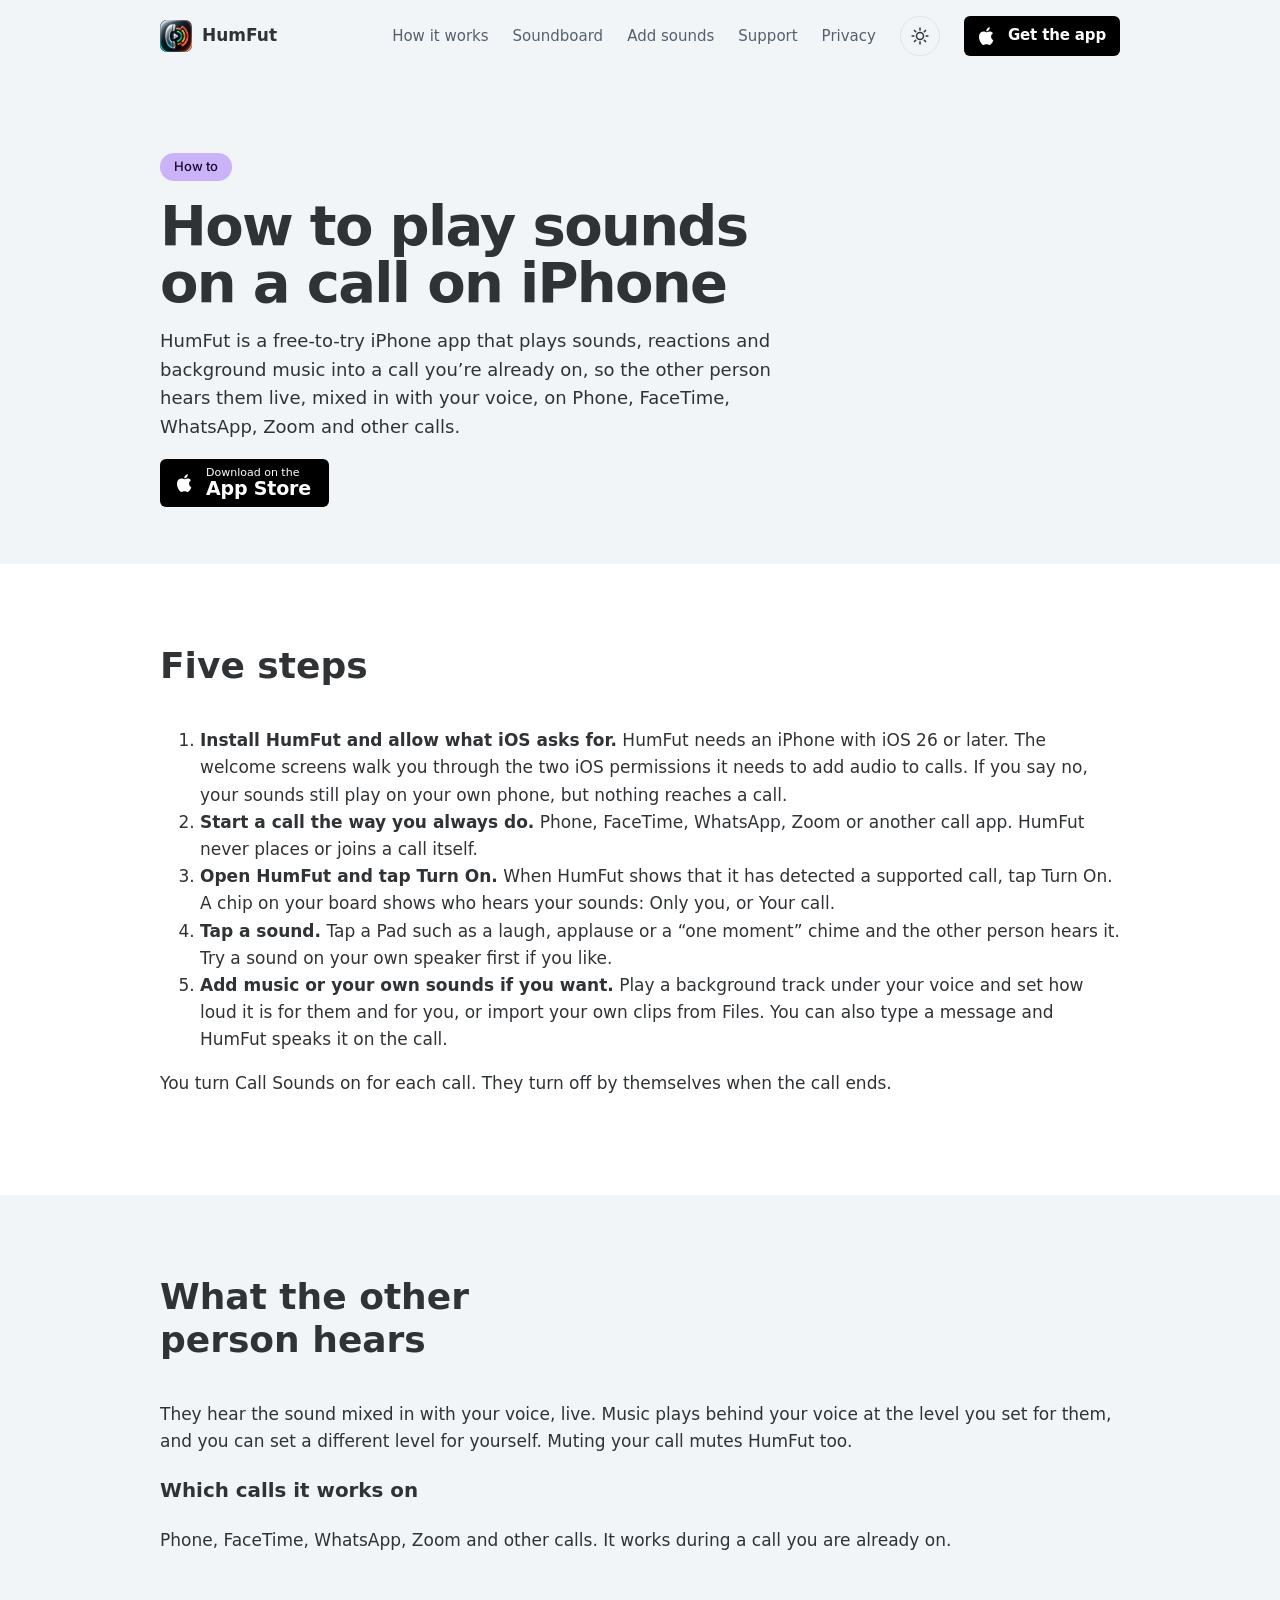
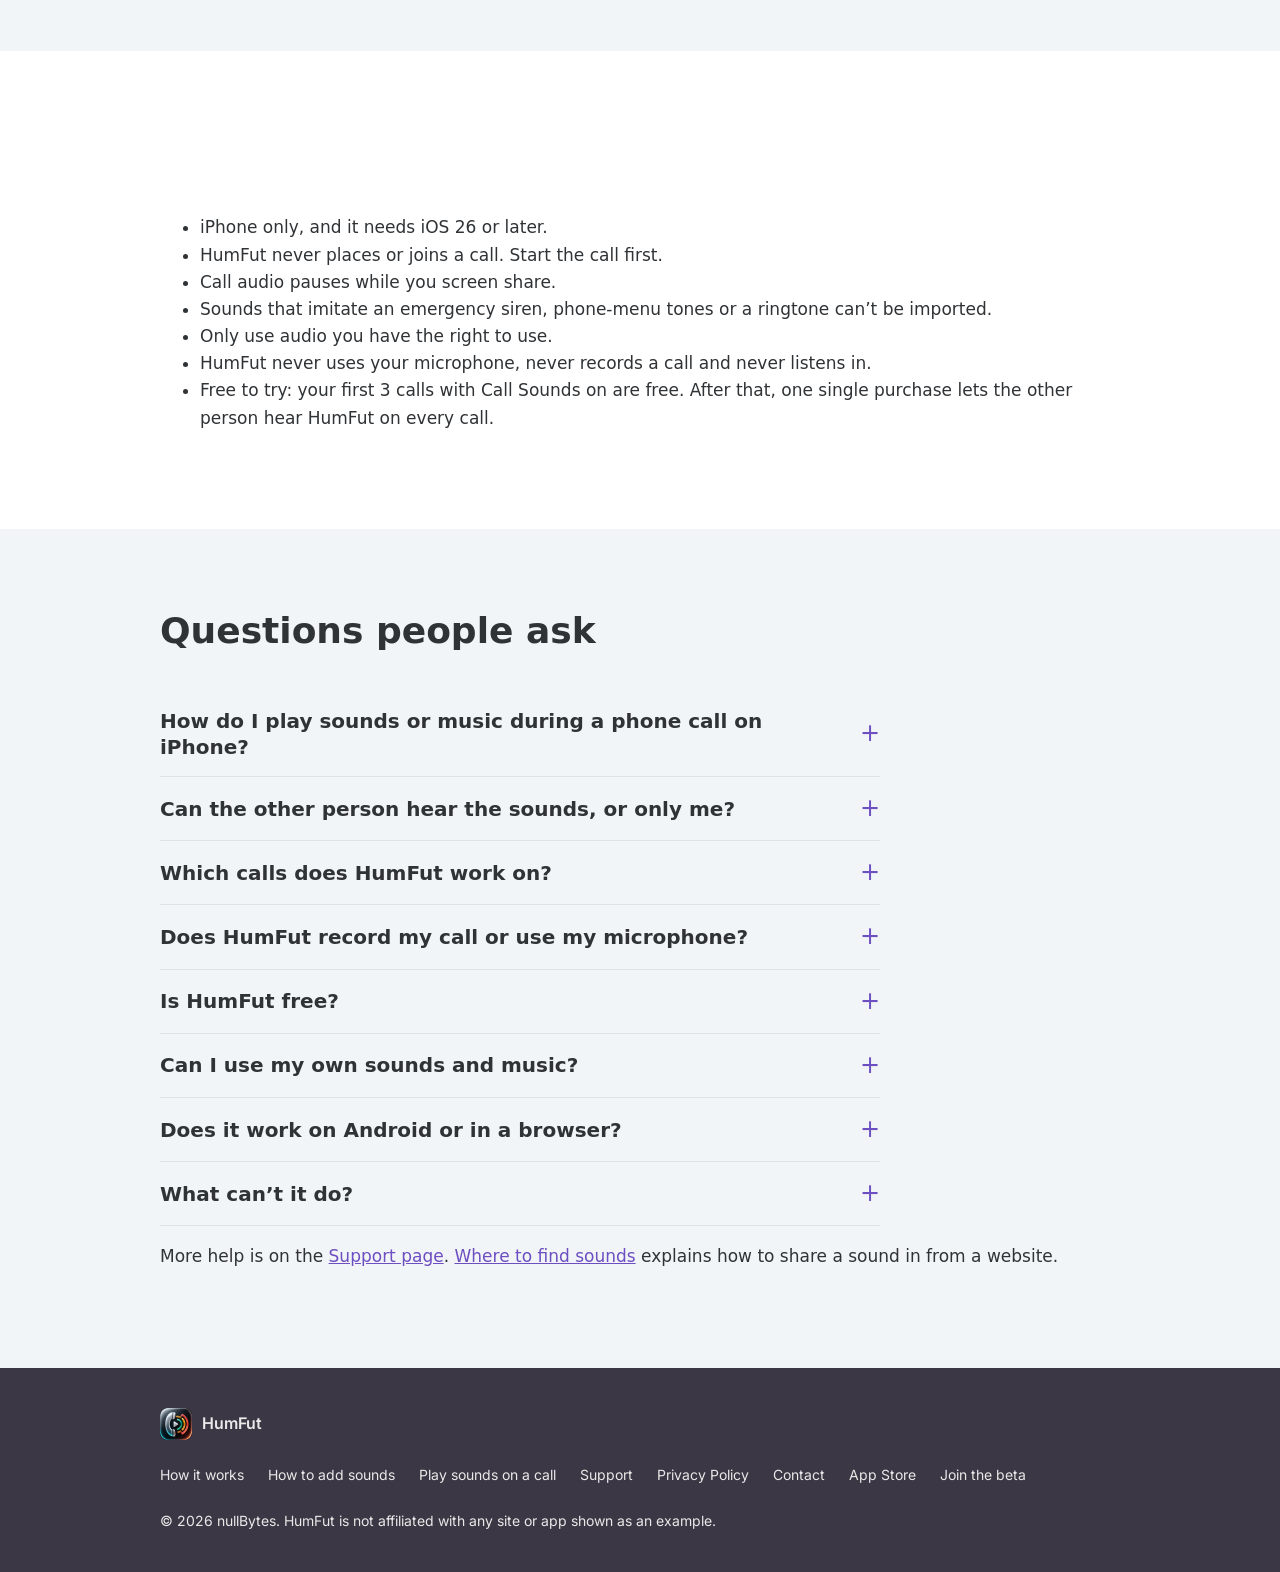
<file: how-to-play-sounds-on-a-call.html>
<!doctype html>
<html lang="en" data-theme="light">
<head>
<meta charset="utf-8">
<meta name="viewport" content="width=device-width, initial-scale=1">
<title>How to play sounds on a call on iPhone: HumFut</title>
<meta name="description" content="HumFut is a free-to-try iPhone app that plays sounds, reactions and background music into a call you're already on, so the other person hears them live. Here is how, step by step.">
<link rel="canonical" href="https://humfut.nullbytes.app/how-to-play-sounds-on-a-call.html">
<meta name="apple-itunes-app" content="app-id=6815140274">
<link rel="icon" type="image/png" sizes="32x32" href="assets/icons/favicon-32.png">
<link rel="icon" type="image/png" sizes="64x64" href="assets/icons/favicon-64.png">
<link rel="apple-touch-icon" href="assets/icons/apple-touch-icon.png">
<link rel="stylesheet" href="assets/tokens.css?v=da149e72">
<link rel="stylesheet" href="assets/components.css?v=da149e72">
<link rel="stylesheet" href="assets/mockups.css?v=da149e72">
<link rel="stylesheet" href="assets/site.css?v=da149e72">
<script>document.documentElement.classList.add('js');</script>
<script>
  // Light by default. Apply a saved Dark or System choice before first paint; System follows the device.
  (function () { try { var t = localStorage.getItem('humfut-theme'); if (t === 'dark') document.documentElement.setAttribute('data-theme', 'dark'); else if (t === 'system') document.documentElement.removeAttribute('data-theme'); } catch (e) {} })();
</script>
<script type="application/ld+json">
{
 "@context": "https://schema.org",
 "@type": "MobileApplication",
 "name": "HumFut: Sounds for Calls",
 "alternateName": "HumFut",
 "operatingSystem": "iOS",
 "applicationCategory": "EntertainmentApplication",
 "description": "HumFut is a free-to-try iPhone app that plays sounds, reactions and background music into a call you're already on, so the other person hears them live, mixed in with your voice, on Phone, FaceTime, WhatsApp, Zoom and other calls.",
 "url": "https://apps.apple.com/app/humfut-sounds-for-calls/id6815140274",
 "installUrl": "https://apps.apple.com/app/humfut-sounds-for-calls/id6815140274",
 "image": "https://humfut.nullbytes.app/assets/icons/icon-512.png",
 "author": {
  "@type": "Organization",
  "name": "nullBytes",
  "url": "https://nullbytes.app"
 }
}
</script>
<script type="application/ld+json">
{
 "@context": "https://schema.org",
 "@type": "HowTo",
 "name": "How to play sounds or music during a phone call on iPhone",
 "description": "HumFut is a free-to-try iPhone app that plays sounds, reactions and background music into a call you're already on, so the other person hears them live, mixed in with your voice, on Phone, FaceTime, WhatsApp, Zoom and other calls.",
 "step": [
  {
   "@type": "HowToStep",
   "position": 1,
   "name": "Install HumFut and allow what iOS asks for",
   "text": "HumFut needs an iPhone with iOS 26 or later. The welcome screens walk you through the two iOS permissions it needs to add audio to calls. If you say no, your sounds still play on your own phone, but nothing reaches a call."
  },
  {
   "@type": "HowToStep",
   "position": 2,
   "name": "Start a call the way you always do",
   "text": "Phone, FaceTime, WhatsApp, Zoom or another call app. HumFut never places or joins a call itself."
  },
  {
   "@type": "HowToStep",
   "position": 3,
   "name": "Open HumFut and tap Turn On",
   "text": "When HumFut shows that it has detected a supported call, tap Turn On. A chip on your board shows who hears your sounds: Only you, or Your call."
  },
  {
   "@type": "HowToStep",
   "position": 4,
   "name": "Tap a sound",
   "text": "Tap a Pad such as a laugh, applause or a “one moment” chime and the other person hears it. Try a sound on your own speaker first if you like."
  },
  {
   "@type": "HowToStep",
   "position": 5,
   "name": "Add music or your own sounds if you want",
   "text": "Play a background track under your voice and set how loud it is for them and for you, or import your own clips from Files. You can also type a message and HumFut speaks it on the call."
  }
 ]
}
</script>
<script type="application/ld+json">
{
 "@context": "https://schema.org",
 "@type": "FAQPage",
 "mainEntity": [
  {
   "@type": "Question",
   "name": "How do I play sounds or music during a phone call on iPhone?",
   "acceptedAnswer": {
    "@type": "Answer",
    "text": "Install HumFut, start your call, open HumFut and tap Turn On, then tap a sound. The other person hears it live, mixed in with your voice. For music, play a background track and set how loud it is for them and for you."
   }
  },
  {
   "@type": "Question",
   "name": "Can the other person hear the sounds, or only me?",
   "acceptedAnswer": {
    "@type": "Answer",
    "text": "The other person on the call hears what you play through HumFut. A chip on your board always shows who hears your sounds: Only you, or Your call. Sounds you try before turning on Call Sounds play only on your own speaker."
   }
  },
  {
   "@type": "Question",
   "name": "Which calls does HumFut work on?",
   "acceptedAnswer": {
    "@type": "Answer",
    "text": "Phone, FaceTime, WhatsApp, Zoom and other calls. It works during a call you are already on. HumFut never places or joins a call itself."
   }
  },
  {
   "@type": "Question",
   "name": "Does HumFut record my call or use my microphone?",
   "acceptedAnswer": {
    "@type": "Answer",
    "text": "No. HumFut never uses your microphone, never records a call and never listens in. It uses the iOS permission for adding audio to calls."
   }
  },
  {
   "@type": "Question",
   "name": "Is HumFut free?",
   "acceptedAnswer": {
    "@type": "Answer",
    "text": "It is free to try: your first 3 calls with Call Sounds on are free. After that, one single purchase lets the other person hear HumFut on every call and adds GIF backgrounds. Trying sounds on your own speaker, typing phrases and editing your board are always free."
   }
  },
  {
   "@type": "Question",
   "name": "Can I use my own sounds and music?",
   "acceptedAnswer": {
    "@type": "Answer",
    "text": "Yes. Import a sound from Files or share audio in from another app, then play it into the call. You can name it, colour it, trim it and set its volume. Play a background track during a call, and loop, pause or stop it at any time. Only use audio you have the right to use."
   }
  },
  {
   "@type": "Question",
   "name": "Does it work on Android or in a browser?",
   "acceptedAnswer": {
    "@type": "Answer",
    "text": "No. HumFut is an iPhone app, and this page is only about iPhone."
   }
  },
  {
   "@type": "Question",
   "name": "What can’t it do?",
   "acceptedAnswer": {
    "@type": "Answer",
    "text": "Call audio pauses while you screen share, and muting your call mutes HumFut too. Sounds that imitate an emergency siren, phone-menu tones or a ringtone can’t be imported."
   }
  }
 ]
}
</script>
<style>@media (min-width: 861px) { .af .ways.ways-two { grid-template-columns: repeat(2, minmax(0, 1fr)); } }
.af .sbg { background: #0f1424; color: #e8eaf2; }
.af .sbg .sbg-page { position: absolute; inset: 50px 0 64px; padding: 4px 12px; overflow: hidden; }
.af .sbg-h { display: flex; align-items: center; justify-content: space-between; }
.af .sbg-h b { font-size: 15px; font-weight: 800; background: linear-gradient(90deg, #a855f7, #ec4899); -webkit-background-clip: text; background-clip: text; color: transparent; }
.af .sbg-menu { display: grid; gap: 3px; } .af .sbg-menu i { display: block; width: 14px; height: 2px; border-radius: 1px; background: #cfd3e0; }
.af .sbg-sun { width: 11px; height: 11px; border-radius: 50%; border: 2px solid #cfd3e0; }
.af .sbg-search { margin: 10px 0 12px; padding: 8px 12px; border-radius: 12px; background: #1b2236; color: #7d859c; font-size: 11px; }
.af .sbg-grid { display: grid; grid-template-columns: repeat(3, minmax(0, 1fr)); gap: 12px 6px; }
.af .sbg-tile { display: flex; flex-direction: column; align-items: center; gap: 4px; min-width: 0; }
.af .sbg-play { width: 50px; height: 50px; border-radius: 50%; display: grid; place-items: center; color: #fff; font-size: 14px; }
.af .sbg-play.g1 { background: linear-gradient(135deg, #38bdf8, #3b5bdb); } .af .sbg-play.g2 { background: linear-gradient(135deg, #f472b6, #be123c); }
.af .sbg-play.g3 { background: linear-gradient(135deg, #4ade80, #15803d); } .af .sbg-play.g4 { background: linear-gradient(135deg, #fbbf24, #c2410c); }
.af .sbg-play.g5 { background: linear-gradient(135deg, #818cf8, #4338ca); } .af .sbg-play.g6 { background: linear-gradient(135deg, #2dd4bf, #0e7490); }
.af .sbg-play.g7 { background: linear-gradient(135deg, #c084fc, #7e22ce); } .af .sbg-play.g8 { background: linear-gradient(135deg, #fb923c, #dc2626); }
.af .sbg-play.g9 { background: linear-gradient(135deg, #34d399, #0f766e); }
.af .sbg-nm { max-width: 100%; overflow: hidden; text-overflow: ellipsis; white-space: nowrap; font-size: 10px; font-weight: 600; color: #f2f3f7; }
.af .sbg-act { display: flex; gap: 8px; }
.af .sbg-act i { width: 22px; height: 22px; display: grid; place-items: center; border-radius: 50%; }
.af .sbg-act svg { width: 14px; height: 14px; fill: none; stroke: #cfd3e0; stroke-width: 2; stroke-linecap: round; stroke-linejoin: round; }
.af .safari-bar.sbg-bar { background: rgba(44, 48, 62, .96); color: #cfd3e0; }
.af .sbg-sheet { position: absolute; left: 0; right: 0; bottom: 0; padding: 14px 12px 22px; border-radius: 26px 26px 0 0; background: rgba(46, 50, 66, .97); color: #f2f2f7; }
.af .sbg-file { display: flex; align-items: center; gap: 10px; padding-bottom: 10px; border-bottom: 1px solid rgba(255, 255, 255, .12); }
.af .sbg-file .doc { width: 32px; height: 40px; border-radius: 4px; background: #f2f2f7; color: #8e8e93; font-size: 7px; font-weight: 700; display: grid; place-items: end center; padding-bottom: 4px; box-sizing: border-box; }
.af .sbg-file b { display: block; font-size: 13px; } .af .sbg-file small { color: #a1a6b8; font-size: 11px; }
.af .sbg-people, .af .sbg-apps { display: grid; grid-template-columns: repeat(4, 1fr); gap: 6px; padding: 12px 0; border-bottom: 1px solid rgba(255, 255, 255, .12); text-align: center; font-size: 10px; }
.af .sbg-people .av { display: block; width: 44px; height: 44px; margin: 0 auto; border-radius: 50%; background: linear-gradient(180deg, #737a8c, #4a4f5c); }
.af .sbg-people em { display: block; width: 30px; height: 6px; margin: 6px auto 0; border-radius: 3px; background: rgba(255, 255, 255, .18); }
.af .sbg-apps i, .af .sbg-apps img { display: block; width: 46px; height: 46px; margin: 0 auto 5px; border-radius: 12px; }
.af .sbg-acts { display: grid; grid-template-columns: repeat(3, 1fr); padding-top: 12px; text-align: center; font-size: 9.5px; }
.af .sbg-acts i { display: block; width: 38px; height: 38px; margin: 0 auto 4px; border-radius: 50%; background: rgba(255, 255, 255, .12); }
</style>
</head>
<body>
<a class="skip" href="#main">Skip to content</a>
<svg width="0" height="0" style="position:absolute" aria-hidden="true">
  <symbol id="i-apple" viewBox="0 0 24 24"><path fill="currentColor" d="M16.4 12.6c0-2.4 2-3.6 2.1-3.7-1.1-1.7-2.9-1.9-3.5-1.9-1.5-.2-2.9.9-3.7.9-.8 0-1.9-.9-3.2-.8-1.6 0-3.1 1-4 2.4-1.7 3-.4 7.4 1.2 9.8.8 1.2 1.8 2.5 3 2.4 1.2 0 1.7-.8 3.1-.8 1.5 0 1.9.8 3.2.8 1.3 0 2.2-1.2 3-2.4.9-1.4 1.3-2.7 1.3-2.8-.1 0-2.5-1-2.5-3.9zM14 5.5c.7-.8 1.1-1.9 1-3-1 0-2.1.7-2.8 1.5-.6.7-1.2 1.8-1 2.9 1.1.1 2.1-.6 2.8-1.4z"/></symbol>
  <symbol id="t-speak" viewBox="0 0 24 24"><path fill="currentColor" d="M5 3h14a3 3 0 0 1 3 3v8a3 3 0 0 1-3 3h-7l-5 4v-4H5a3 3 0 0 1-3-3V6a3 3 0 0 1 3-3zm2 5v2h10V8zm0 4v2h7v-2z"/></symbol>
  <symbol id="t-react" viewBox="0 0 24 24"><path fill="currentColor" d="M9 10l3.5-7c1.5 0 2.5 1.2 2.2 2.8L14 9h5.3a2 2 0 0 1 2 2.4l-1.4 7A3 3 0 0 1 17 21H9zM2 10h5v11H2z"/></symbol>
  <symbol id="t-lib" viewBox="0 0 24 24"><path fill="currentColor" d="M2 5h10v2H2zm0 4h10v2H2zm0 4h7v2H2zm13-10l6-1.5v3L17 7v10.5a3.5 3.5 0 1 1-2-3.2z"/></symbol>
  <symbol id="t-set" viewBox="0 0 24 24"><path fill="currentColor" fill-rule="evenodd" d="M10.3 2h3.4l.5 2.6 1.9.8 2.2-1.5 2.4 2.4-1.5 2.2.8 1.9 2.6.5v3.4l-2.6.5-.8 1.9 1.5 2.2-2.4 2.4-2.2-1.5-1.9.8-.5 2.6h-3.4l-.5-2.6-1.9-.8-2.2 1.5-2.4-2.4 1.5-2.2-.8-1.9L2 13.7v-3.4l2.6-.5.8-1.9-1.5-2.2 2.4-2.4 2.2 1.5 1.9-.8zM12 8.5a3.5 3.5 0 1 0 0 7 3.5 3.5 0 0 0 0-7z"/></symbol>
  <symbol id="t-levels" viewBox="0 0 24 24"><path fill="none" stroke="currentColor" stroke-width="1.8" stroke-linecap="round" d="M6 3v18M12 3v18M18 3v18"/><circle cx="6" cy="14" r="2.4" fill="#3a3a3c" stroke="currentColor" stroke-width="1.8"/><circle cx="12" cy="8" r="2.4" fill="#3a3a3c" stroke="currentColor" stroke-width="1.8"/><circle cx="18" cy="15" r="2.4" fill="#3a3a3c" stroke="currentColor" stroke-width="1.8"/></symbol>
  <symbol id="t-search" viewBox="0 0 24 24"><circle cx="10.5" cy="10.5" r="6.5" fill="none" stroke="currentColor" stroke-width="2.2"/><path d="M15.5 15.5L21 21" stroke="currentColor" stroke-width="2.2" stroke-linecap="round"/></symbol>
</svg>

<header class="nav">
  <div class="wrap">
    <a class="nav-brand" href="./"><img class="hf-app-icon" src="assets/icons/icon-128.png" alt="" width="32" height="32">HumFut</a>
    <nav class="nav-links" aria-label="Main">
      <a href="./#how-it-works">How it works</a>
      <a href="./#soundboard">Soundboard</a>
      <a href="./#add-sounds">Add sounds</a>
      <a href="support.html">Support</a>
      <a href="privacy.html">Privacy</a>
    </nav>
    <div class="theme" data-theme-menu>
      <button type="button" class="theme-btn" aria-haspopup="true" aria-expanded="false" aria-controls="theme-list" aria-label="Appearance: Light">
        <svg class="ti ti-system" viewBox="0 0 24 24" aria-hidden="true"><circle cx="12" cy="12" r="8.5" fill="none" stroke="currentColor" stroke-width="1.8"/><path d="M12 3.5a8.5 8.5 0 0 1 0 17z" fill="currentColor"/></svg>
        <svg class="ti ti-light" viewBox="0 0 24 24" aria-hidden="true"><circle cx="12" cy="12" r="4.2" fill="none" stroke="currentColor" stroke-width="1.8"/><path d="M12 2.5v2.2M12 19.3v2.2M2.5 12h2.2M19.3 12h2.2M5.3 5.3l1.6 1.6M17.1 17.1l1.6 1.6M5.3 18.7l1.6-1.6M17.1 6.9l1.6-1.6" stroke="currentColor" stroke-width="1.8" stroke-linecap="round"/></svg>
        <svg class="ti ti-dark" viewBox="0 0 24 24" aria-hidden="true"><path d="M19.5 14.6A8 8 0 0 1 9.4 4.5a8 8 0 1 0 10.1 10.1z" fill="none" stroke="currentColor" stroke-width="1.8" stroke-linejoin="round"/></svg>
      </button>
      <div class="theme-list" id="theme-list" role="menu" aria-label="Appearance" hidden>
        <button type="button" role="menuitemradio" aria-checked="false" data-set-theme="system">System</button>
        <button type="button" role="menuitemradio" aria-checked="true" data-set-theme="light">Light</button>
        <button type="button" role="menuitemradio" aria-checked="false" data-set-theme="dark">Dark</button>
      </div>
    </div>
    <a class="hf-store js-appstore" href="https://apps.apple.com/app/humfut-sounds-for-calls/id6815140274" target="_blank" rel="noopener"><svg viewBox="0 0 24 24"><use href="#i-apple"/></svg><span class="hf-store-lines"><span class="hf-store-big">Get the app</span></span></a>
  </div>
</header>

<main id="main">
<section class="band band-canvas page-hero">
  <div class="wrap">
    <span class="hf-kicker">How to</span>
    <h1>How to play sounds on a call on iPhone</h1>
    <p class="lede">HumFut is a free-to-try iPhone app that plays sounds, reactions and background music into a call you’re already on, so the other person hears them live, mixed in with your voice, on Phone, FaceTime, WhatsApp, Zoom and other calls.</p>
    <p><a class="hf-store js-appstore" href="https://apps.apple.com/app/humfut-sounds-for-calls/id6815140274" target="_blank" rel="noopener"><svg viewBox="0 0 24 24"><use href="#i-apple"/></svg><span class="hf-store-lines"><span class="hf-store-small">Download on the</span><span class="hf-store-big">App Store</span></span></a></p>
  </div>
</section>

<section class="band band-surface" id="steps">
  <div class="wrap">
    <div class="section-head reveal"><h2 class="heading-xl">Five steps</h2></div>
    <ol>
<li><strong>Install HumFut and allow what iOS asks for.</strong> HumFut needs an iPhone with iOS 26 or later. The welcome screens walk you through the two iOS permissions it needs to add audio to calls. If you say no, your sounds still play on your own phone, but nothing reaches a call.</li>
<li><strong>Start a call the way you always do.</strong> Phone, FaceTime, WhatsApp, Zoom or another call app. HumFut never places or joins a call itself.</li>
<li><strong>Open HumFut and tap Turn On.</strong> When HumFut shows that it has detected a supported call, tap Turn On. A chip on your board shows who hears your sounds: Only you, or Your call.</li>
<li><strong>Tap a sound.</strong> Tap a Pad such as a laugh, applause or a “one moment” chime and the other person hears it. Try a sound on your own speaker first if you like.</li>
<li><strong>Add music or your own sounds if you want.</strong> Play a background track under your voice and set how loud it is for them and for you, or import your own clips from Files. You can also type a message and HumFut speaks it on the call.</li>
    </ol>
    <p>You turn Call Sounds on for each call. They turn off by themselves when the call ends.</p>
  </div>
</section>

<section class="band band-canvas" id="hear">
  <div class="wrap">
    <div class="section-head reveal"><h2 class="heading-xl">What the other person hears</h2></div>
    <p>They hear the sound mixed in with your voice, live. Music plays behind your voice at the level you set for them, and you can set a different level for yourself. Muting your call mutes HumFut too.</p>
    <h3>Which calls it works on</h3>
    <p>Phone, FaceTime, WhatsApp, Zoom and other calls. It works during a call you are already on.</p>
  </div>
</section>

<section class="band band-surface" id="limits">
  <div class="wrap">
    <div class="section-head reveal"><h2 class="heading-xl">Limits and honest caveats</h2></div>
    <ul>
      <li>iPhone only, and it needs iOS 26 or later.</li>
      <li>HumFut never places or joins a call. Start the call first.</li>
      <li>Call audio pauses while you screen share.</li>
      <li>Sounds that imitate an emergency siren, phone-menu tones or a ringtone can&rsquo;t be imported.</li>
      <li>Only use audio you have the right to use.</li>
      <li>HumFut never uses your microphone, never records a call and never listens in.</li>
      <li>Free to try: your first 3 calls with Call Sounds on are free. After that, one single purchase lets the other person hear HumFut on every call.</li>
    </ul>
  </div>
</section>

<section class="band band-canvas" id="faq">
  <div class="wrap">
    <div class="section-head reveal"><h2 class="heading-xl">Questions people ask</h2></div>
    <div class="faq">
<details><summary>How do I play sounds or music during a phone call on iPhone?</summary><div><p>Install HumFut, start your call, open HumFut and tap Turn On, then tap a sound. The other person hears it live, mixed in with your voice. For music, play a background track and set how loud it is for them and for you.</p></div></details>
<details><summary>Can the other person hear the sounds, or only me?</summary><div><p>The other person on the call hears what you play through HumFut. A chip on your board always shows who hears your sounds: Only you, or Your call. Sounds you try before turning on Call Sounds play only on your own speaker.</p></div></details>
<details><summary>Which calls does HumFut work on?</summary><div><p>Phone, FaceTime, WhatsApp, Zoom and other calls. It works during a call you are already on. HumFut never places or joins a call itself.</p></div></details>
<details><summary>Does HumFut record my call or use my microphone?</summary><div><p>No. HumFut never uses your microphone, never records a call and never listens in. It uses the iOS permission for adding audio to calls.</p></div></details>
<details><summary>Is HumFut free?</summary><div><p>It is free to try: your first 3 calls with Call Sounds on are free. After that, one single purchase lets the other person hear HumFut on every call and adds GIF backgrounds. Trying sounds on your own speaker, typing phrases and editing your board are always free.</p></div></details>
<details><summary>Can I use my own sounds and music?</summary><div><p>Yes. Import a sound from Files or share audio in from another app, then play it into the call. You can name it, colour it, trim it and set its volume. Play a background track during a call, and loop, pause or stop it at any time. Only use audio you have the right to use.</p></div></details>
<details><summary>Does it work on Android or in a browser?</summary><div><p>No. HumFut is an iPhone app, and this page is only about iPhone.</p></div></details>
<details><summary>What can’t it do?</summary><div><p>Call audio pauses while you screen share, and muting your call mutes HumFut too. Sounds that imitate an emergency siren, phone-menu tones or a ringtone can’t be imported.</p></div></details>
    </div>
    <p>More help is on the <a href="support.html">Support page</a>. <a href="sounds.html">Where to find sounds</a> explains how to share a sound in from a website.</p>
  </div>
</section>
</main>

<footer class="hf-footer">
  <div class="wrap">
    <span class="footer-brand"><img class="hf-app-icon" src="assets/icons/icon-128.png" alt="" width="32" height="32">HumFut</span>
    <nav aria-label="Footer">
      <a href="./#how-it-works">How it works</a>
      <a href="./#add-sounds">How to add sounds</a>
      <a href="how-to-play-sounds-on-a-call.html">Play sounds on a call</a>
      <a href="support.html">Support</a>
      <a href="privacy.html">Privacy Policy</a>
      <a href="mailto:humfut-support@nullbytes.app">Contact</a>
      <a class="js-appstore" href="https://apps.apple.com/app/humfut-sounds-for-calls/id6815140274" target="_blank" rel="noopener">App Store</a>
      <a href="beta.html">Join the beta</a>
    </nav>
    <span>© 2026 nullBytes. HumFut is not affiliated with any site or app shown as an example.</span>
  </div>
</footer>

<script src="assets/site.js?v=da149e72" defer></script>
<script src="assets/anim-icons.js?v=da149e72" defer></script>
</body>
</html>
</file>
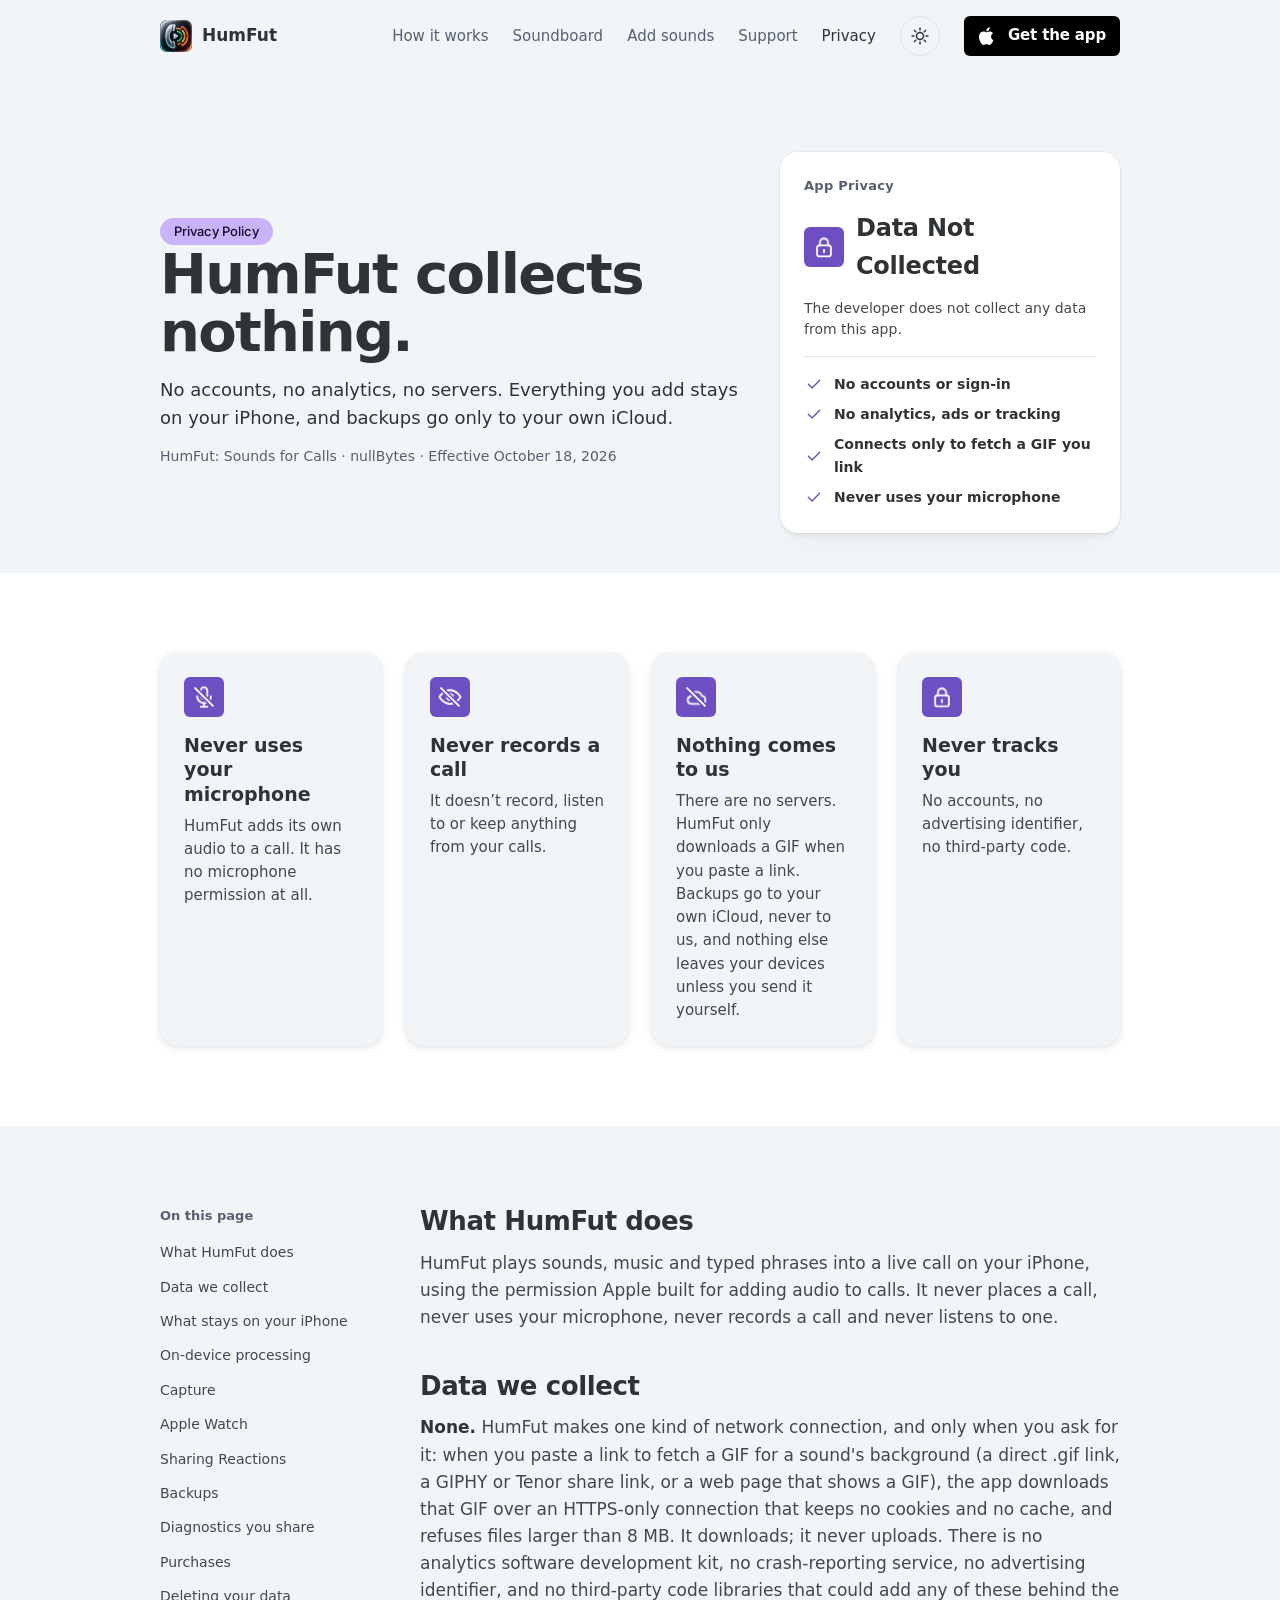
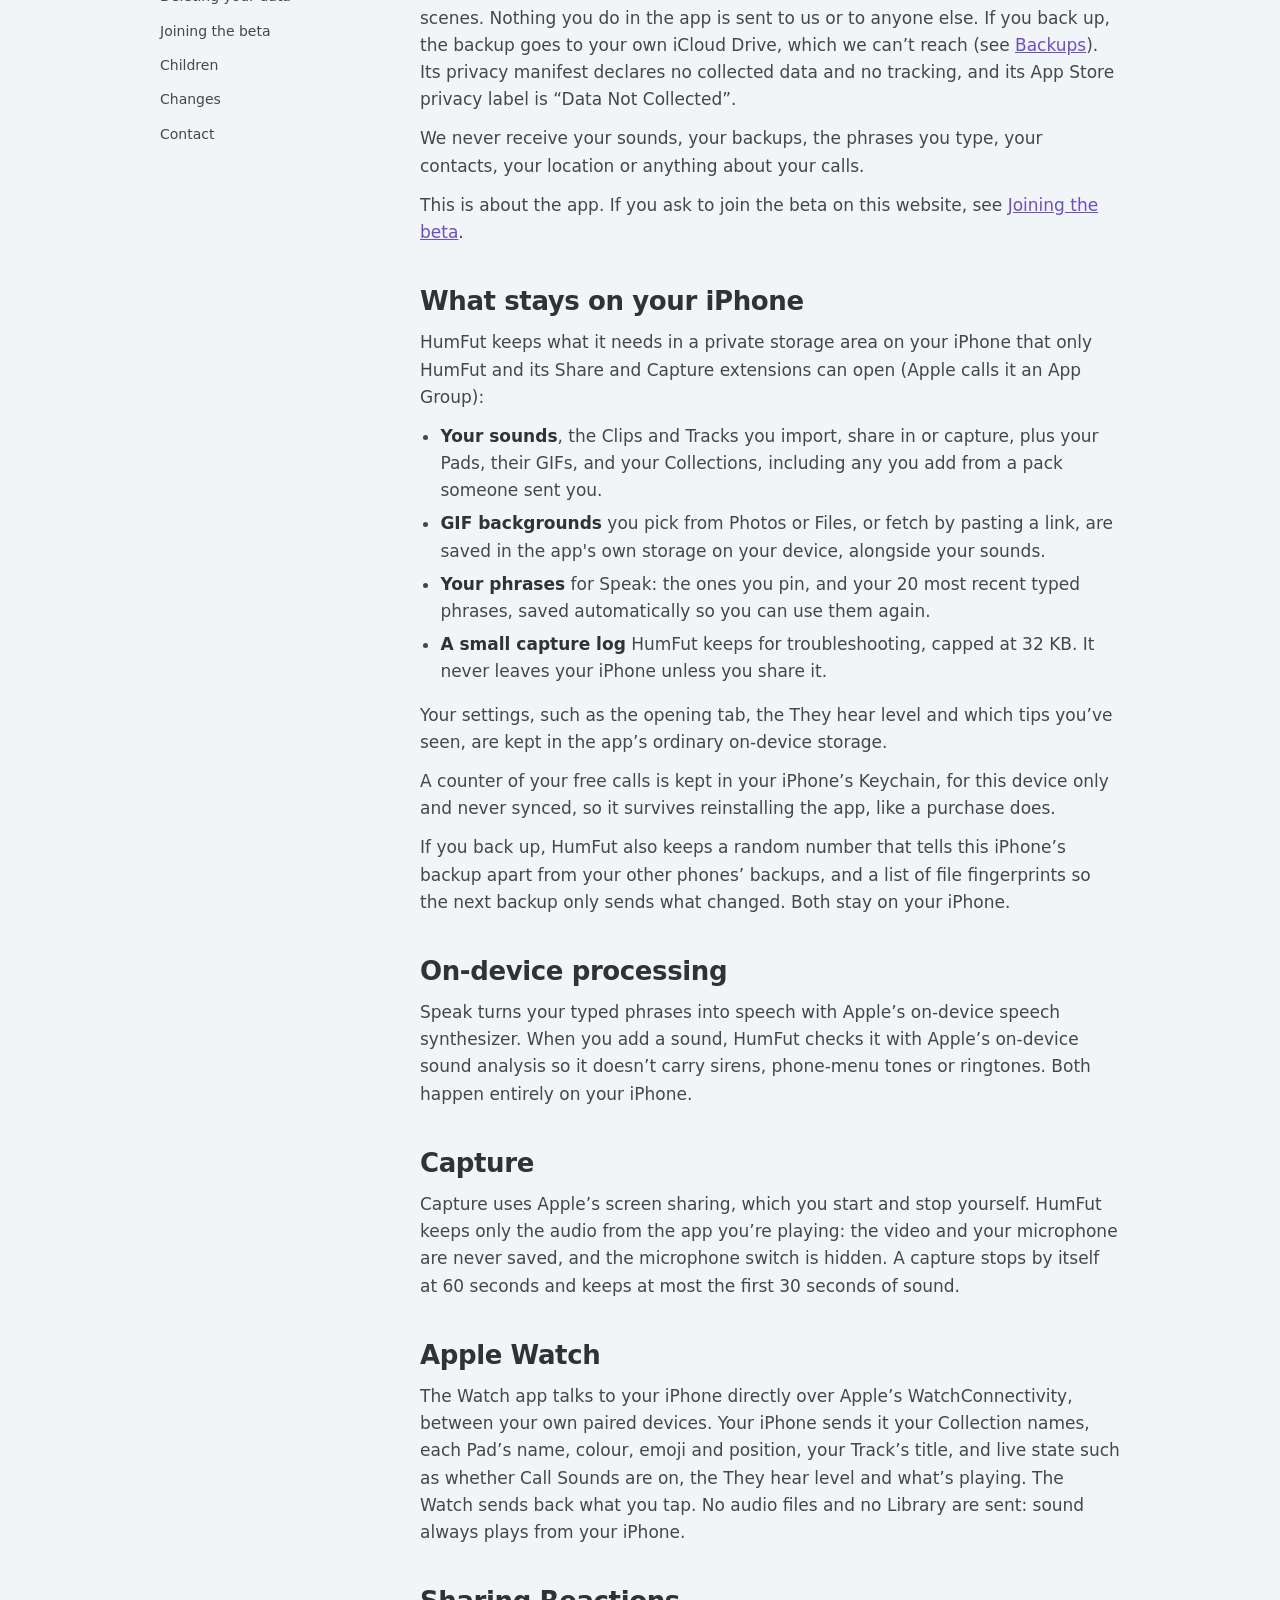
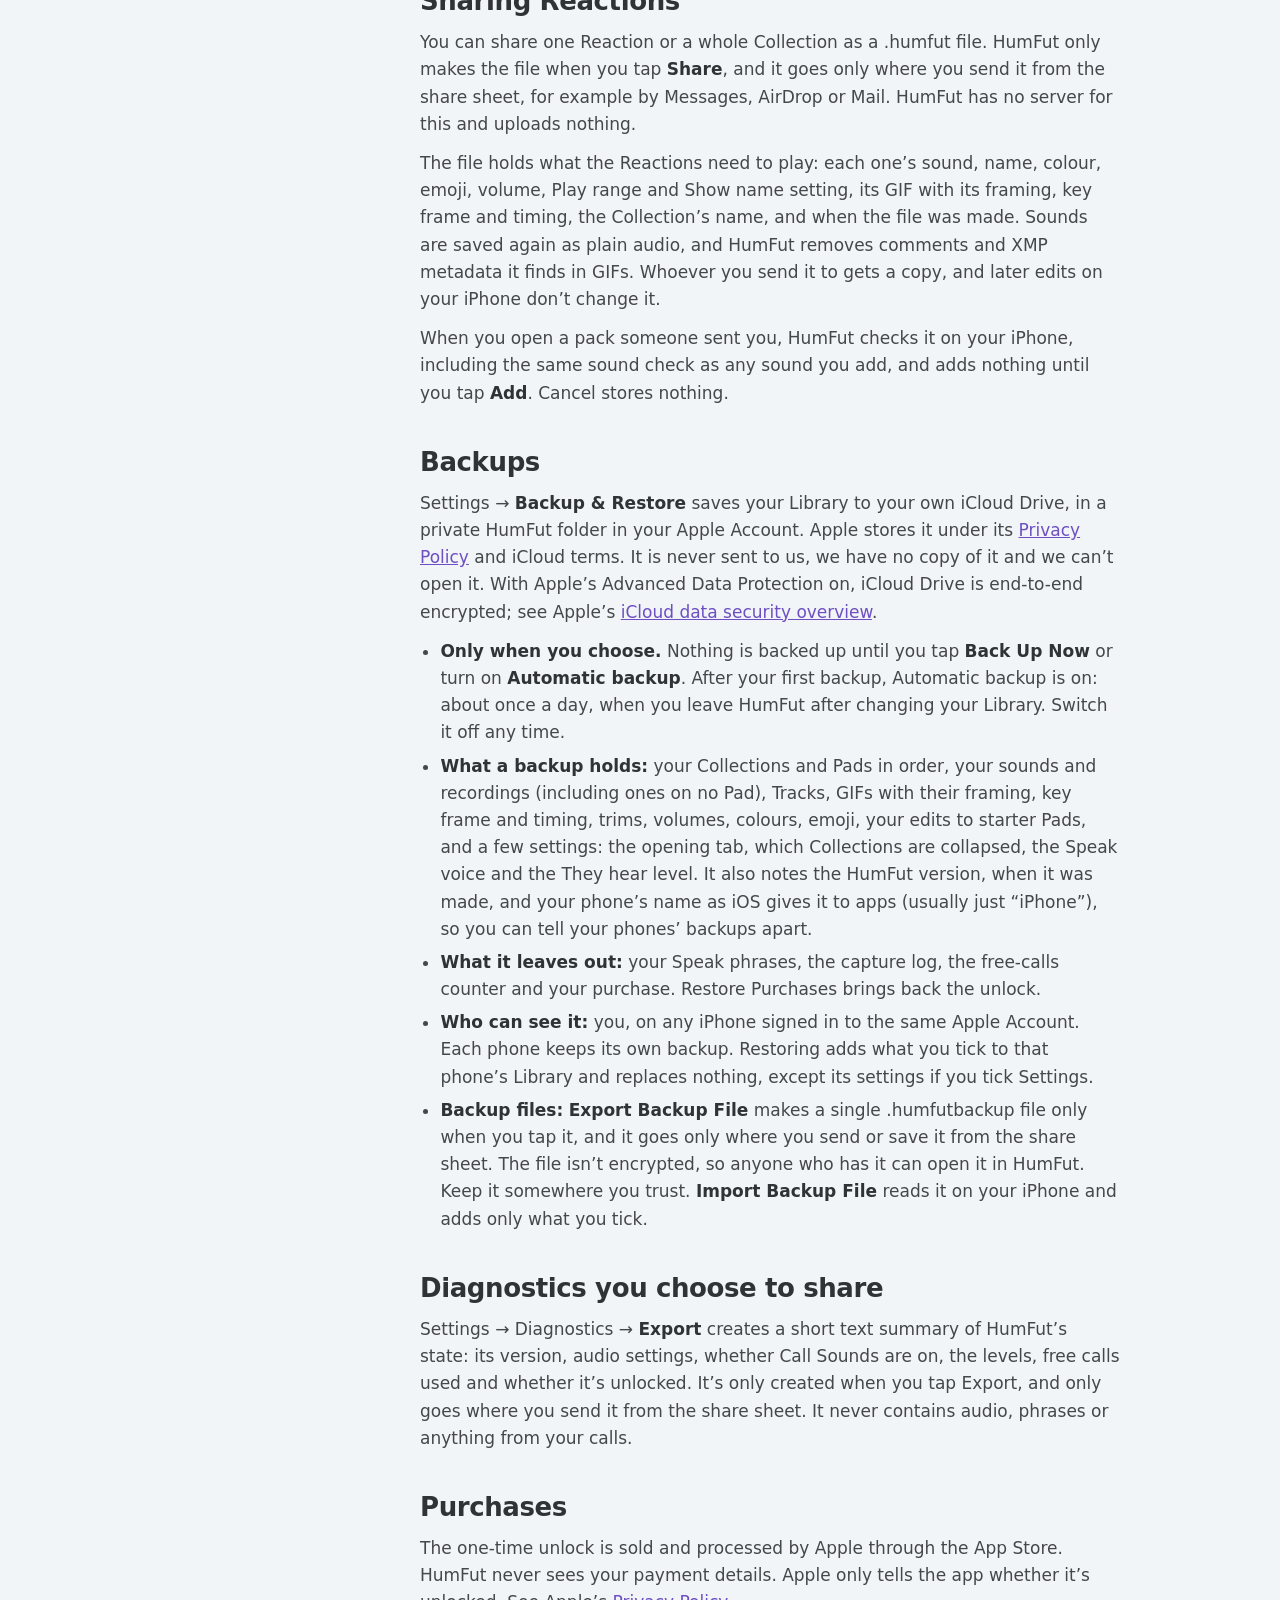
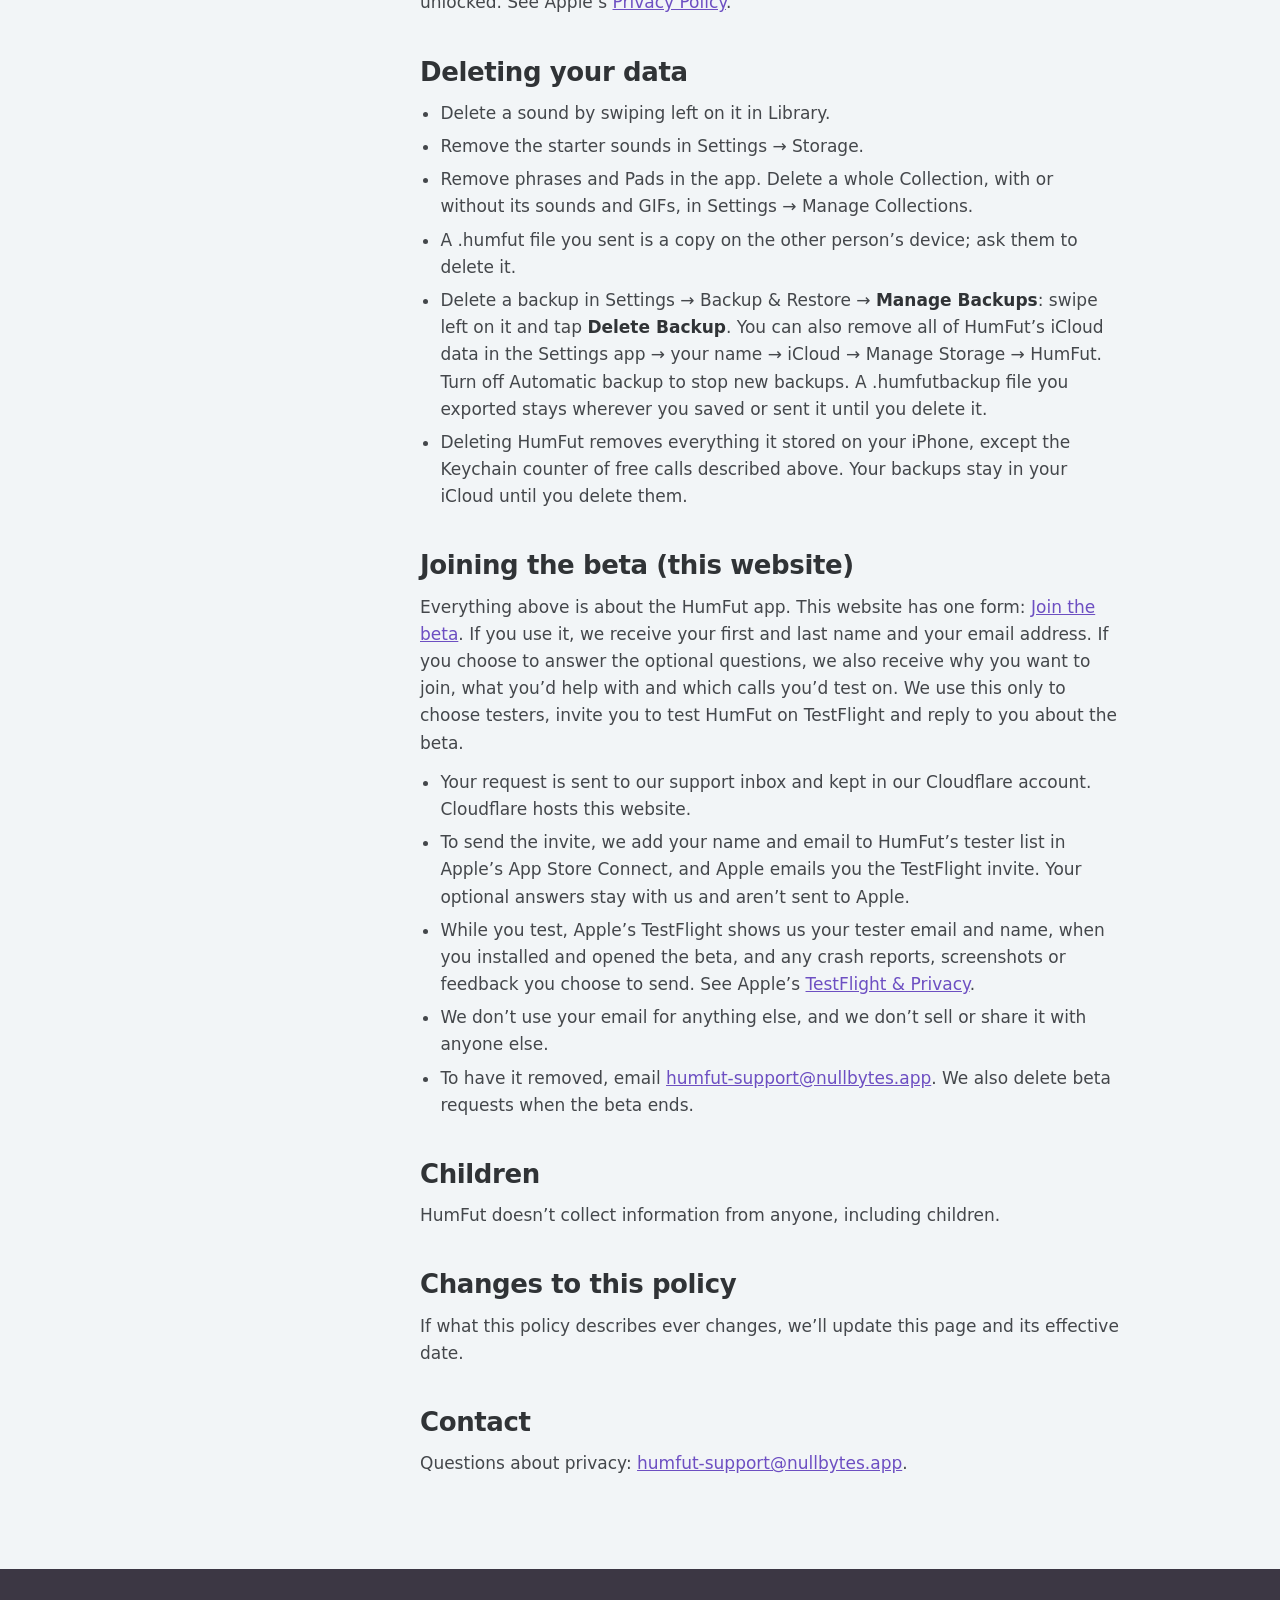
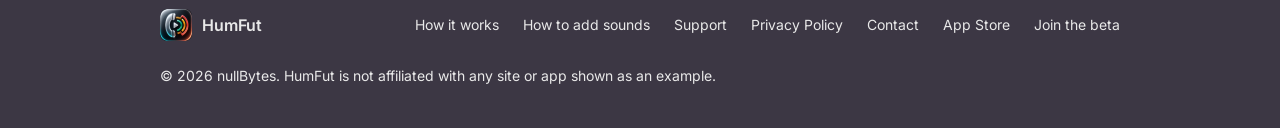
<file: privacy.html>
<!doctype html>
<html lang="en" data-theme="light">
<head>
<meta charset="utf-8">
<meta name="viewport" content="width=device-width, initial-scale=1">
<title>Privacy Policy — HumFut</title>
<meta name="description" content="HumFut collects no data. Everything you add stays on your iPhone, and backups go only to your own iCloud. The full privacy policy.">
<meta name="apple-itunes-app" content="app-id=6815140274">
<link rel="icon" type="image/png" sizes="32x32" href="assets/icons/favicon-32.png">
<link rel="icon" type="image/png" sizes="64x64" href="assets/icons/favicon-64.png">
<link rel="apple-touch-icon" href="assets/icons/apple-touch-icon.png">
<link rel="stylesheet" href="assets/tokens.css?v=da149e72">
<link rel="stylesheet" href="assets/components.css?v=da149e72">
<link rel="stylesheet" href="assets/mockups.css?v=da149e72">
<link rel="stylesheet" href="assets/site.css?v=da149e72">
<script>document.documentElement.classList.add('js');</script>
<script>
  // Light by default. Apply a saved Dark or System choice before first paint; System follows the device.
  (function () { try { var t = localStorage.getItem('humfut-theme'); if (t === 'dark') document.documentElement.setAttribute('data-theme', 'dark'); else if (t === 'system') document.documentElement.removeAttribute('data-theme'); } catch (e) {} })();
</script>
</head>
<body>
<a class="skip" href="#main">Skip to content</a>
<svg width="0" height="0" style="position:absolute" aria-hidden="true">
  <symbol id="i-apple" viewBox="0 0 24 24"><path fill="currentColor" d="M16.4 12.6c0-2.4 2-3.6 2.1-3.7-1.1-1.7-2.9-1.9-3.5-1.9-1.5-.2-2.9.9-3.7.9-.8 0-1.9-.9-3.2-.8-1.6 0-3.1 1-4 2.4-1.7 3-.4 7.4 1.2 9.8.8 1.2 1.8 2.5 3 2.4 1.2 0 1.7-.8 3.1-.8 1.5 0 1.9.8 3.2.8 1.3 0 2.2-1.2 3-2.4.9-1.4 1.3-2.7 1.3-2.8-.1 0-2.5-1-2.5-3.9zM14 5.5c.7-.8 1.1-1.9 1-3-1 0-2.1.7-2.8 1.5-.6.7-1.2 1.8-1 2.9 1.1.1 2.1-.6 2.8-1.4z"/></symbol>
  <symbol id="t-speak" viewBox="0 0 24 24"><path fill="currentColor" d="M5 3h14a3 3 0 0 1 3 3v8a3 3 0 0 1-3 3h-7l-5 4v-4H5a3 3 0 0 1-3-3V6a3 3 0 0 1 3-3zm2 5v2h10V8zm0 4v2h7v-2z"/></symbol>
  <symbol id="t-react" viewBox="0 0 24 24"><path fill="currentColor" d="M9 10l3.5-7c1.5 0 2.5 1.2 2.2 2.8L14 9h5.3a2 2 0 0 1 2 2.4l-1.4 7A3 3 0 0 1 17 21H9zM2 10h5v11H2z"/></symbol>
  <symbol id="t-lib" viewBox="0 0 24 24"><path fill="currentColor" d="M2 5h10v2H2zm0 4h10v2H2zm0 4h7v2H2zm13-10l6-1.5v3L17 7v10.5a3.5 3.5 0 1 1-2-3.2z"/></symbol>
  <symbol id="t-set" viewBox="0 0 24 24"><path fill="currentColor" fill-rule="evenodd" d="M10.3 2h3.4l.5 2.6 1.9.8 2.2-1.5 2.4 2.4-1.5 2.2.8 1.9 2.6.5v3.4l-2.6.5-.8 1.9 1.5 2.2-2.4 2.4-2.2-1.5-1.9.8-.5 2.6h-3.4l-.5-2.6-1.9-.8-2.2 1.5-2.4-2.4 1.5-2.2-.8-1.9L2 13.7v-3.4l2.6-.5.8-1.9-1.5-2.2 2.4-2.4 2.2 1.5 1.9-.8zM12 8.5a3.5 3.5 0 1 0 0 7 3.5 3.5 0 0 0 0-7z"/></symbol>
  <symbol id="t-levels" viewBox="0 0 24 24"><path fill="none" stroke="currentColor" stroke-width="1.8" stroke-linecap="round" d="M6 3v18M12 3v18M18 3v18"/><circle cx="6" cy="14" r="2.4" fill="#3a3a3c" stroke="currentColor" stroke-width="1.8"/><circle cx="12" cy="8" r="2.4" fill="#3a3a3c" stroke="currentColor" stroke-width="1.8"/><circle cx="18" cy="15" r="2.4" fill="#3a3a3c" stroke="currentColor" stroke-width="1.8"/></symbol>
  <symbol id="t-search" viewBox="0 0 24 24"><circle cx="10.5" cy="10.5" r="6.5" fill="none" stroke="currentColor" stroke-width="2.2"/><path d="M15.5 15.5L21 21" stroke="currentColor" stroke-width="2.2" stroke-linecap="round"/></symbol>
</svg>

<header class="nav">
  <div class="wrap">
    <a class="nav-brand" href="./"><img class="hf-app-icon" src="assets/icons/icon-128.png" alt="" width="32" height="32">HumFut</a>
    <nav class="nav-links" aria-label="Main">
      <a href="./#how-it-works">How it works</a>
      <a href="./#soundboard">Soundboard</a>
      <a href="./#add-sounds">Add sounds</a>
      <a href="support.html">Support</a>
      <a href="privacy.html" aria-current="page">Privacy</a>
    </nav>
    <div class="theme" data-theme-menu>
      <button type="button" class="theme-btn" aria-haspopup="true" aria-expanded="false" aria-controls="theme-list" aria-label="Appearance: Light">
        <svg class="ti ti-system" viewBox="0 0 24 24" aria-hidden="true"><circle cx="12" cy="12" r="8.5" fill="none" stroke="currentColor" stroke-width="1.8"/><path d="M12 3.5a8.5 8.5 0 0 1 0 17z" fill="currentColor"/></svg>
        <svg class="ti ti-light" viewBox="0 0 24 24" aria-hidden="true"><circle cx="12" cy="12" r="4.2" fill="none" stroke="currentColor" stroke-width="1.8"/><path d="M12 2.5v2.2M12 19.3v2.2M2.5 12h2.2M19.3 12h2.2M5.3 5.3l1.6 1.6M17.1 17.1l1.6 1.6M5.3 18.7l1.6-1.6M17.1 6.9l1.6-1.6" stroke="currentColor" stroke-width="1.8" stroke-linecap="round"/></svg>
        <svg class="ti ti-dark" viewBox="0 0 24 24" aria-hidden="true"><path d="M19.5 14.6A8 8 0 0 1 9.4 4.5a8 8 0 1 0 10.1 10.1z" fill="none" stroke="currentColor" stroke-width="1.8" stroke-linejoin="round"/></svg>
      </button>
      <div class="theme-list" id="theme-list" role="menu" aria-label="Appearance" hidden>
        <button type="button" role="menuitemradio" aria-checked="false" data-set-theme="system">System</button>
        <button type="button" role="menuitemradio" aria-checked="true" data-set-theme="light">Light</button>
        <button type="button" role="menuitemradio" aria-checked="false" data-set-theme="dark">Dark</button>
      </div>
    </div>
    <a class="hf-store js-appstore" href="https://apps.apple.com/app/humfut-sounds-for-calls/id6815140274" target="_blank" rel="noopener"><svg viewBox="0 0 24 24"><use href="#i-apple"/></svg><span class="hf-store-lines"><span class="hf-store-big">Get the app</span></span></a>
  </div>
</header>

<main id="main">
<section class="band band-canvas page-hero">
  <div class="wrap pv-hero">
    <div>
      <span class="hf-kicker">Privacy Policy</span>
      <h1>HumFut collects nothing.</h1>
      <p class="lede">No accounts, no analytics, no servers. Everything you add stays on your iPhone, and backups go only to your own iCloud.</p>
      <p class="page-meta">HumFut: Sounds for Calls · nullBytes · Effective October 18, 2026</p>
    </div>
    <div class="label-card reveal" data-ai-host>
      <small>App Privacy</small>
      <div class="big"><span class="hf-feature-icon"><span class="hf-ai" data-icon="lock"><svg viewBox="0 0 32 32" aria-hidden="true" focusable="false"><path class="ai-lift" d="M11 14v-3.5a5 5 0 0 1 10 0V14"/><rect x="7.5" y="14" width="17" height="13.5" rx="3"/><path d="M16 19.5v3"/></svg></span></span>Data Not Collected</div>
      <p>The developer does not collect any data from this app.</p>
      <ul class="facts">
        <li><span class="hf-ai" data-icon="check"><svg viewBox="0 0 32 32" aria-hidden="true" focusable="false"><path class="ai-draw" d="M7 16.5l6 6L25 10" style="--len:26"/></svg></span>No accounts or sign-in</li>
        <li><span class="hf-ai" data-icon="check"><svg viewBox="0 0 32 32" aria-hidden="true" focusable="false"><path class="ai-draw" d="M7 16.5l6 6L25 10" style="--len:26"/></svg></span>No analytics, ads or tracking</li>
        <li><span class="hf-ai" data-icon="check"><svg viewBox="0 0 32 32" aria-hidden="true" focusable="false"><path class="ai-draw" d="M7 16.5l6 6L25 10" style="--len:26"/></svg></span>Connects only to fetch a GIF you link</li>
        <li><span class="hf-ai" data-icon="check"><svg viewBox="0 0 32 32" aria-hidden="true" focusable="false"><path class="ai-draw" d="M7 16.5l6 6L25 10" style="--len:26"/></svg></span>Never uses your microphone</li>
      </ul>
    </div>
  </div>
</section>

<section class="band band-surface">
  <div class="wrap">
    <div class="card-grid four">
      <div class="info-card reveal" data-ai-host><span class="hf-feature-icon"><span class="hf-ai" data-icon="mic-off"><svg viewBox="0 0 32 32" aria-hidden="true" focusable="false"><g class="ai-nudge"><rect x="12" y="4" width="8" height="14" rx="4"/><path d="M7.5 15a8.5 8.5 0 0 0 17 0M16 23.5V28M12 28h8"/></g><path class="ai-draw ai-cut" d="M5 5l22 22" style="--len:31.2;--d:.15s"/><path class="ai-draw" d="M5 5l22 22" style="--len:31.2;--d:.15s"/></svg></span></span><h3>Never uses your microphone</h3><p>HumFut adds its own audio to a call. It has no microphone permission at all.</p></div>
      <div class="info-card reveal" data-ai-host><span class="hf-feature-icon"><span class="hf-ai" data-icon="eye-off"><svg viewBox="0 0 32 32" aria-hidden="true" focusable="false"><g class="ai-blink"><path d="M3 16s4.8-8.5 13-8.5S29 16 29 16s-4.8 8.5-13 8.5S3 16 3 16z"/><circle cx="16" cy="16" r="3.5"/></g><path class="ai-draw ai-cut" d="M5 5l22 22" style="--len:31.2;--d:.15s"/><path class="ai-draw" d="M5 5l22 22" style="--len:31.2;--d:.15s"/></svg></span></span><h3>Never records a call</h3><p>It doesn’t record, listen to or keep anything from your calls.</p></div>
      <div class="info-card reveal" data-ai-host><span class="hf-feature-icon"><span class="hf-ai" data-icon="cloud-off"><svg viewBox="0 0 32 32" aria-hidden="true" focusable="false"><g class="ai-nudge"><path d="M10 24.5h12.5a5 5 0 0 0 .6-9.96A7 7 0 0 0 9.6 15.2 4.7 4.7 0 0 0 10 24.5z"/></g><path class="ai-draw ai-cut" d="M5 5l22 22" style="--len:31.2;--d:.15s"/><path class="ai-draw" d="M5 5l22 22" style="--len:31.2;--d:.15s"/></svg></span></span><h3>Nothing comes to us</h3><p>There are no servers. HumFut only downloads a GIF when you paste a link. Backups go to your own iCloud, never to us, and nothing else leaves your devices unless you send it yourself.</p></div>
      <div class="info-card reveal" data-ai-host><span class="hf-feature-icon"><span class="hf-ai" data-icon="lock"><svg viewBox="0 0 32 32" aria-hidden="true" focusable="false"><path class="ai-lift" d="M11 14v-3.5a5 5 0 0 1 10 0V14"/><rect x="7.5" y="14" width="17" height="13.5" rx="3"/><path d="M16 19.5v3"/></svg></span></span><h3>Never tracks you</h3><p>No accounts, no advertising identifier, no third-party code.</p></div>
    </div>
  </div>
</section>

<section class="band band-canvas">
  <div class="wrap policy">
    <nav class="policy-toc" aria-label="On this page"><b>On this page</b><a href="#does">What HumFut does</a><a href="#collect">Data we collect</a><a href="#device">What stays on your iPhone</a><a href="#processing">On-device processing</a><a href="#capture">Capture</a><a href="#watch">Apple Watch</a><a href="#sharing">Sharing Reactions</a><a href="#backups">Backups</a><a href="#diagnostics">Diagnostics you share</a><a href="#purchases">Purchases</a><a href="#delete">Deleting your data</a><a href="#beta">Joining the beta</a><a href="#children">Children</a><a href="#changes">Changes</a><a href="#contact">Contact</a></nav>
    <div class="doc-col">
      <section id="does"><h2>What HumFut does</h2><p>HumFut plays sounds, music and typed phrases into a live call on your iPhone, using the permission Apple built for adding audio to calls. It never places a call, never uses your microphone, never records a call and never listens to one.</p></section>
      <section id="collect"><h2>Data we collect</h2><p><strong>None.</strong> HumFut makes one kind of network connection, and only when you ask for it: when you paste a link to fetch a GIF for a sound's background (a direct .gif link, a GIPHY or Tenor share link, or a web page that shows a GIF), the app downloads that GIF over an HTTPS-only connection that keeps no cookies and no cache, and refuses files larger than 8 MB. It downloads; it never uploads. There is no analytics software development kit, no crash-reporting service, no advertising identifier, and no third-party code libraries that could add any of these behind the scenes. Nothing you do in the app is sent to us or to anyone else. If you back up, the backup goes to your own iCloud Drive, which we can’t reach (see <a href="#backups">Backups</a>). Its privacy manifest declares no collected data and no tracking, and its App Store privacy label is “Data Not Collected”.</p><p>We never receive your sounds, your backups, the phrases you type, your contacts, your location or anything about your calls.</p><p>This is about the app. If you ask to join the beta on this website, see <a href="#beta">Joining the beta</a>.</p></section>
      <section id="device"><h2>What stays on your iPhone</h2><p>HumFut keeps what it needs in a private storage area on your iPhone that only HumFut and its Share and Capture extensions can open (Apple calls it an App Group):</p><ul><li><strong>Your sounds</strong>, the Clips and Tracks you import, share in or capture, plus your Pads, their GIFs, and your Collections, including any you add from a pack someone sent you.</li><li><strong>GIF backgrounds</strong> you pick from Photos or Files, or fetch by pasting a link, are saved in the app's own storage on your device, alongside your sounds.</li><li><strong>Your phrases</strong> for Speak: the ones you pin, and your 20 most recent typed phrases, saved automatically so you can use them again.</li><li><strong>A small capture log</strong> HumFut keeps for troubleshooting, capped at 32 KB. It never leaves your iPhone unless you share it.</li></ul><p>Your settings, such as the opening tab, the They hear level and which tips you’ve seen, are kept in the app’s ordinary on-device storage.</p><p>A counter of your free calls is kept in your iPhone’s Keychain, for this device only and never synced, so it survives reinstalling the app, like a purchase does.</p><p>If you back up, HumFut also keeps a random number that tells this iPhone’s backup apart from your other phones’ backups, and a list of file fingerprints so the next backup only sends what changed. Both stay on your iPhone.</p></section>
      <section id="processing"><h2>On-device processing</h2><p>Speak turns your typed phrases into speech with Apple’s on-device speech synthesizer. When you add a sound, HumFut checks it with Apple’s on-device sound analysis so it doesn’t carry sirens, phone-menu tones or ringtones. Both happen entirely on your iPhone.</p></section>
      <section id="capture"><h2>Capture</h2><p>Capture uses Apple’s screen sharing, which you start and stop yourself. HumFut keeps only the audio from the app you’re playing: the video and your microphone are never saved, and the microphone switch is hidden. A capture stops by itself at 60 seconds and keeps at most the first 30 seconds of sound.</p></section>
      <section id="watch"><h2>Apple Watch</h2><p>The Watch app talks to your iPhone directly over Apple’s WatchConnectivity, between your own paired devices. Your iPhone sends it your Collection names, each Pad’s name, colour, emoji and position, your Track’s title, and live state such as whether Call Sounds are on, the They hear level and what’s playing. The Watch sends back what you tap. No audio files and no Library are sent: sound always plays from your iPhone.</p></section>
      <section id="sharing"><h2>Sharing Reactions</h2><p>You can share one Reaction or a whole Collection as a .humfut file. HumFut only makes the file when you tap <strong>Share</strong>, and it goes only where you send it from the share sheet, for example by Messages, AirDrop or Mail. HumFut has no server for this and uploads nothing.</p><p>The file holds what the Reactions need to play: each one’s sound, name, colour, emoji, volume, Play range and Show name setting, its GIF with its framing, key frame and timing, the Collection’s name, and when the file was made. Sounds are saved again as plain audio, and HumFut removes comments and XMP metadata it finds in GIFs. Whoever you send it to gets a copy, and later edits on your iPhone don’t change it.</p><p>When you open a pack someone sent you, HumFut checks it on your iPhone, including the same sound check as any sound you add, and adds nothing until you tap <strong>Add</strong>. Cancel stores nothing.</p></section>
      <section id="backups"><h2>Backups</h2><p>Settings → <strong>Backup &amp; Restore</strong> saves your Library to your own iCloud Drive, in a private HumFut folder in your Apple Account. Apple stores it under its <a href="https://www.apple.com/legal/privacy/">Privacy Policy</a> and iCloud terms. It is never sent to us, we have no copy of it and we can’t open it. With Apple’s Advanced Data Protection on, iCloud Drive is end-to-end encrypted; see Apple’s <a href="https://support.apple.com/en-us/102651">iCloud data security overview</a>.</p><ul><li><strong>Only when you choose.</strong> Nothing is backed up until you tap <strong>Back Up Now</strong> or turn on <strong>Automatic backup</strong>. After your first backup, Automatic backup is on: about once a day, when you leave HumFut after changing your Library. Switch it off any time.</li><li><strong>What a backup holds:</strong> your Collections and Pads in order, your sounds and recordings (including ones on no Pad), Tracks, GIFs with their framing, key frame and timing, trims, volumes, colours, emoji, your edits to starter Pads, and a few settings: the opening tab, which Collections are collapsed, the Speak voice and the They hear level. It also notes the HumFut version, when it was made, and your phone’s name as iOS gives it to apps (usually just “iPhone”), so you can tell your phones’ backups apart.</li><li><strong>What it leaves out:</strong> your Speak phrases, the capture log, the free-calls counter and your purchase. Restore Purchases brings back the unlock.</li><li><strong>Who can see it:</strong> you, on any iPhone signed in to the same Apple Account. Each phone keeps its own backup. Restoring adds what you tick to that phone’s Library and replaces nothing, except its settings if you tick Settings.</li><li><strong>Backup files:</strong> <strong>Export Backup File</strong> makes a single .humfutbackup file only when you tap it, and it goes only where you send or save it from the share sheet. The file isn’t encrypted, so anyone who has it can open it in HumFut. Keep it somewhere you trust. <strong>Import Backup File</strong> reads it on your iPhone and adds only what you tick.</li></ul></section>
      <section id="diagnostics"><h2>Diagnostics you choose to share</h2><p>Settings → Diagnostics → <strong>Export</strong> creates a short text summary of HumFut’s state: its version, audio settings, whether Call Sounds are on, the levels, free calls used and whether it’s unlocked. It’s only created when you tap Export, and only goes where you send it from the share sheet. It never contains audio, phrases or anything from your calls.</p></section>
      <section id="purchases"><h2>Purchases</h2><p>The one-time unlock is sold and processed by Apple through the App Store. HumFut never sees your payment details. Apple only tells the app whether it’s unlocked. See Apple’s <a href="https://www.apple.com/legal/privacy/">Privacy Policy</a>.</p></section>
      <section id="delete"><h2>Deleting your data</h2><ul><li>Delete a sound by swiping left on it in Library.</li><li>Remove the starter sounds in Settings → Storage.</li><li>Remove phrases and Pads in the app. Delete a whole Collection, with or without its sounds and GIFs, in Settings → Manage Collections.</li><li>A .humfut file you sent is a copy on the other person’s device; ask them to delete it.</li><li>Delete a backup in Settings → Backup &amp; Restore → <strong>Manage Backups</strong>: swipe left on it and tap <strong>Delete Backup</strong>. You can also remove all of HumFut’s iCloud data in the Settings app → your name → iCloud → Manage Storage → HumFut. Turn off Automatic backup to stop new backups. A .humfutbackup file you exported stays wherever you saved or sent it until you delete it.</li><li>Deleting HumFut removes everything it stored on your iPhone, except the Keychain counter of free calls described above. Your backups stay in your iCloud until you delete them.</li></ul></section>
      <section id="beta"><h2>Joining the beta (this website)</h2><p>Everything above is about the HumFut app. This website has one form: <a href="beta.html">Join the beta</a>. If you use it, we receive your first and last name and your email address. If you choose to answer the optional questions, we also receive why you want to join, what you’d help with and which calls you’d test on. We use this only to choose testers, invite you to test HumFut on TestFlight and reply to you about the beta.</p><ul><li>Your request is sent to our support inbox and kept in our Cloudflare account. Cloudflare hosts this website.</li><li>To send the invite, we add your name and email to HumFut’s tester list in Apple’s App Store Connect, and Apple emails you the TestFlight invite. Your optional answers stay with us and aren’t sent to Apple.</li><li>While you test, Apple’s TestFlight shows us your tester email and name, when you installed and opened the beta, and any crash reports, screenshots or feedback you choose to send. See Apple’s <a href="https://www.apple.com/legal/privacy/data/en/testflight/">TestFlight &amp; Privacy</a>.</li><li>We don’t use your email for anything else, and we don’t sell or share it with anyone else.</li><li>To have it removed, email <a href="mailto:humfut-support@nullbytes.app">humfut-support@nullbytes.app</a>. We also delete beta requests when the beta ends.</li></ul></section>
      <section id="children"><h2>Children</h2><p>HumFut doesn’t collect information from anyone, including children.</p></section>
      <section id="changes"><h2>Changes to this policy</h2><p>If what this policy describes ever changes, we’ll update this page and its effective date.</p></section>
      <section id="contact"><h2>Contact</h2><p>Questions about privacy: <a href="mailto:humfut-support@nullbytes.app">humfut-support@nullbytes.app</a>.</p></section>
    </div>
  </div>
</section>
</main>

<footer class="hf-footer">
  <div class="wrap">
    <span class="footer-brand"><img class="hf-app-icon" src="assets/icons/icon-128.png" alt="" width="32" height="32">HumFut</span>
    <nav aria-label="Footer">
      <a href="./#how-it-works">How it works</a>
      <a href="./#add-sounds">How to add sounds</a>
      <a href="support.html">Support</a>
      <a href="privacy.html">Privacy Policy</a>
      <a href="mailto:humfut-support@nullbytes.app">Contact</a>
      <a class="js-appstore" href="https://apps.apple.com/app/humfut-sounds-for-calls/id6815140274" target="_blank" rel="noopener">App Store</a>
      <a href="beta.html">Join the beta</a>
    </nav>
    <span>© 2026 nullBytes. HumFut is not affiliated with any site or app shown as an example.</span>
  </div>
</footer>

<script src="assets/site.js?v=da149e72" defer></script>
<script src="assets/anim-icons.js?v=da149e72" defer></script>
</body>
</html>
</file>
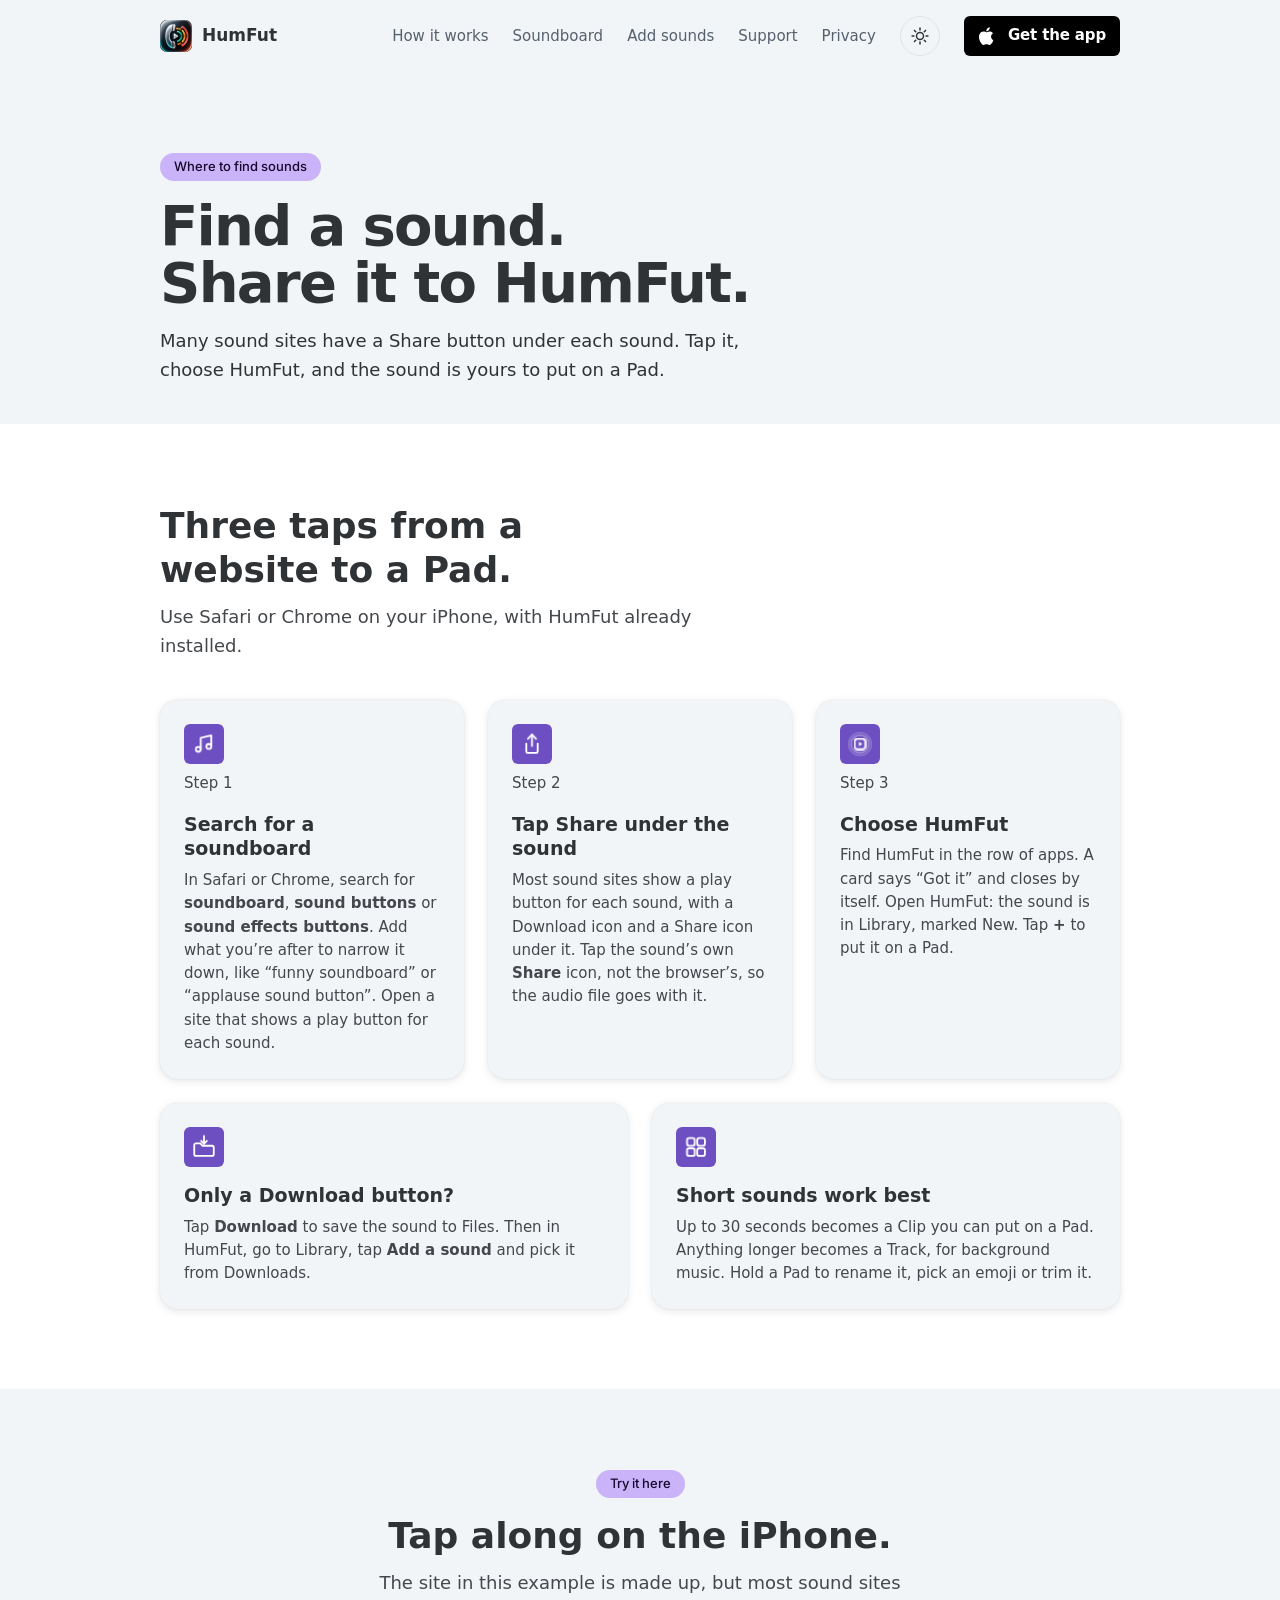
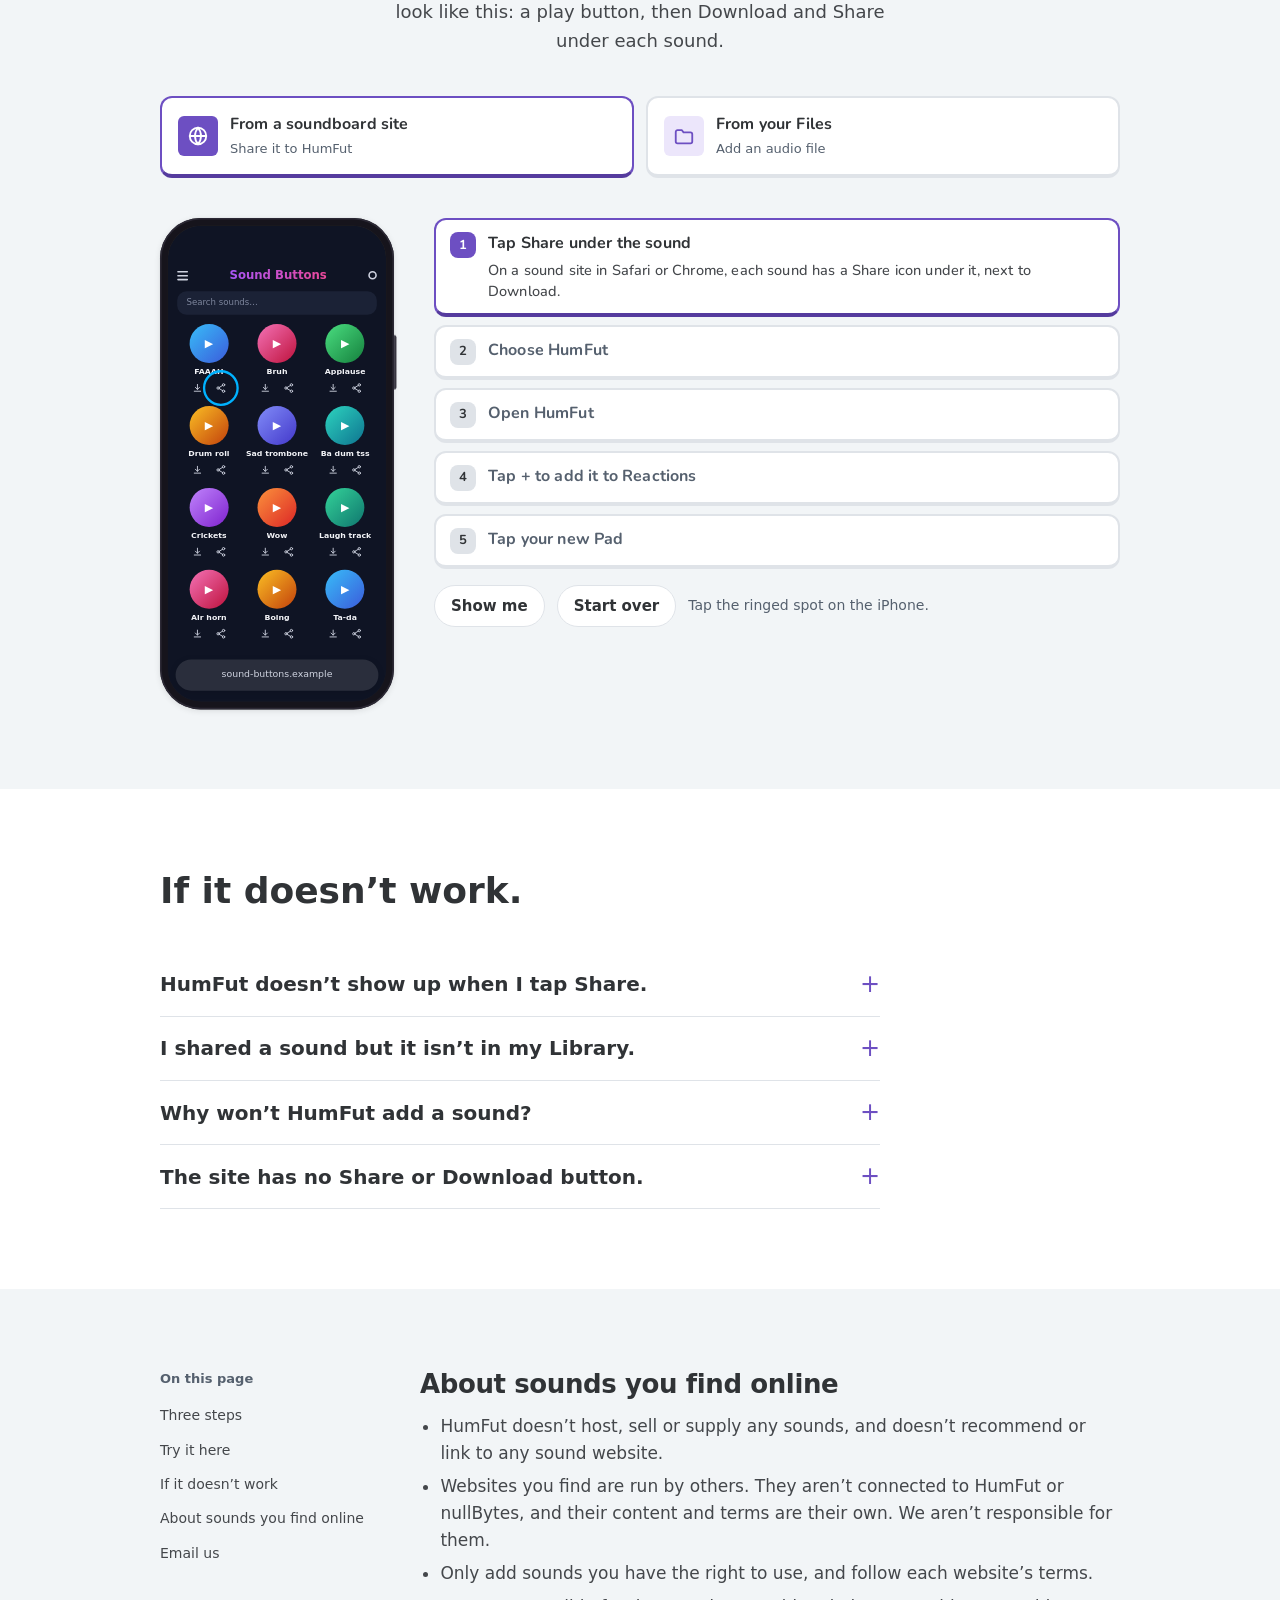
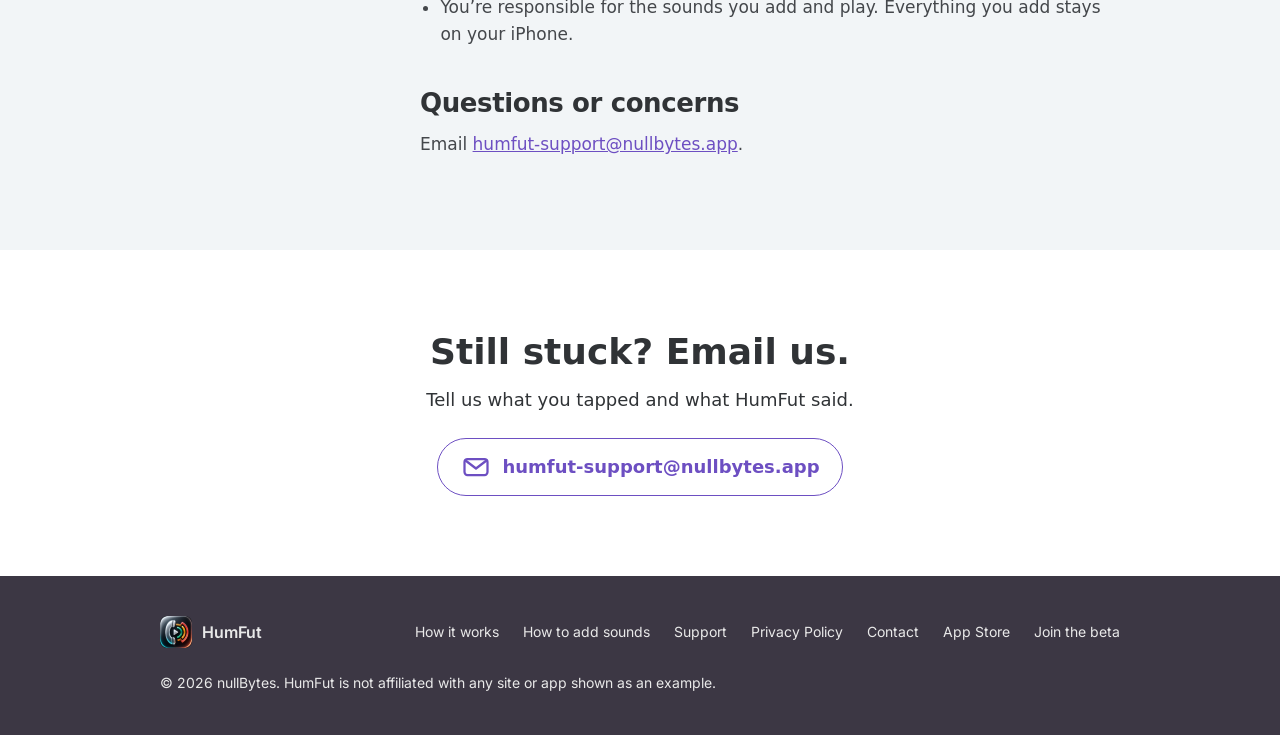
<file: sounds.html>
<!doctype html>
<html lang="en" data-theme="light">
<head>
<meta charset="utf-8">
<meta name="viewport" content="width=device-width, initial-scale=1">
<title>Where to find sounds — HumFut</title>
<meta name="description" content="Many sound sites have a Share button under each sound. Tap it, choose HumFut, and the sound is ready to put on a Pad.">
<meta name="apple-itunes-app" content="app-id=6815140274">
<link rel="icon" type="image/png" sizes="32x32" href="assets/icons/favicon-32.png">
<link rel="icon" type="image/png" sizes="64x64" href="assets/icons/favicon-64.png">
<link rel="apple-touch-icon" href="assets/icons/apple-touch-icon.png">
<link rel="stylesheet" href="assets/tokens.css?v=da149e72">
<link rel="stylesheet" href="assets/components.css?v=da149e72">
<link rel="stylesheet" href="assets/mockups.css?v=da149e72">
<link rel="stylesheet" href="assets/site.css?v=da149e72">
<script>document.documentElement.classList.add('js');</script>
<script>
  // Light by default. Apply a saved Dark or System choice before first paint; System follows the device.
  (function () { try { var t = localStorage.getItem('humfut-theme'); if (t === 'dark') document.documentElement.setAttribute('data-theme', 'dark'); else if (t === 'system') document.documentElement.removeAttribute('data-theme'); } catch (e) {} })();
</script>
<style>@media (min-width: 861px) { .af .ways.ways-two { grid-template-columns: repeat(2, minmax(0, 1fr)); } }
.af .sbg { background: #0f1424; color: #e8eaf2; }
.af .sbg .sbg-page { position: absolute; inset: 50px 0 64px; padding: 4px 12px; overflow: hidden; }
.af .sbg-h { display: flex; align-items: center; justify-content: space-between; }
.af .sbg-h b { font-size: 15px; font-weight: 800; background: linear-gradient(90deg, #a855f7, #ec4899); -webkit-background-clip: text; background-clip: text; color: transparent; }
.af .sbg-menu { display: grid; gap: 3px; } .af .sbg-menu i { display: block; width: 14px; height: 2px; border-radius: 1px; background: #cfd3e0; }
.af .sbg-sun { width: 11px; height: 11px; border-radius: 50%; border: 2px solid #cfd3e0; }
.af .sbg-search { margin: 10px 0 12px; padding: 8px 12px; border-radius: 12px; background: #1b2236; color: #7d859c; font-size: 11px; }
.af .sbg-grid { display: grid; grid-template-columns: repeat(3, minmax(0, 1fr)); gap: 12px 6px; }
.af .sbg-tile { display: flex; flex-direction: column; align-items: center; gap: 4px; min-width: 0; }
.af .sbg-play { width: 50px; height: 50px; border-radius: 50%; display: grid; place-items: center; color: #fff; font-size: 14px; }
.af .sbg-play.g1 { background: linear-gradient(135deg, #38bdf8, #3b5bdb); } .af .sbg-play.g2 { background: linear-gradient(135deg, #f472b6, #be123c); }
.af .sbg-play.g3 { background: linear-gradient(135deg, #4ade80, #15803d); } .af .sbg-play.g4 { background: linear-gradient(135deg, #fbbf24, #c2410c); }
.af .sbg-play.g5 { background: linear-gradient(135deg, #818cf8, #4338ca); } .af .sbg-play.g6 { background: linear-gradient(135deg, #2dd4bf, #0e7490); }
.af .sbg-play.g7 { background: linear-gradient(135deg, #c084fc, #7e22ce); } .af .sbg-play.g8 { background: linear-gradient(135deg, #fb923c, #dc2626); }
.af .sbg-play.g9 { background: linear-gradient(135deg, #34d399, #0f766e); }
.af .sbg-nm { max-width: 100%; overflow: hidden; text-overflow: ellipsis; white-space: nowrap; font-size: 10px; font-weight: 600; color: #f2f3f7; }
.af .sbg-act { display: flex; gap: 8px; }
.af .sbg-act i { width: 22px; height: 22px; display: grid; place-items: center; border-radius: 50%; }
.af .sbg-act svg { width: 14px; height: 14px; fill: none; stroke: #cfd3e0; stroke-width: 2; stroke-linecap: round; stroke-linejoin: round; }
.af .safari-bar.sbg-bar { background: rgba(44, 48, 62, .96); color: #cfd3e0; }
.af .sbg-sheet { position: absolute; left: 0; right: 0; bottom: 0; padding: 14px 12px 22px; border-radius: 26px 26px 0 0; background: rgba(46, 50, 66, .97); color: #f2f2f7; }
.af .sbg-file { display: flex; align-items: center; gap: 10px; padding-bottom: 10px; border-bottom: 1px solid rgba(255, 255, 255, .12); }
.af .sbg-file .doc { width: 32px; height: 40px; border-radius: 4px; background: #f2f2f7; color: #8e8e93; font-size: 7px; font-weight: 700; display: grid; place-items: end center; padding-bottom: 4px; box-sizing: border-box; }
.af .sbg-file b { display: block; font-size: 13px; } .af .sbg-file small { color: #a1a6b8; font-size: 11px; }
.af .sbg-people, .af .sbg-apps { display: grid; grid-template-columns: repeat(4, 1fr); gap: 6px; padding: 12px 0; border-bottom: 1px solid rgba(255, 255, 255, .12); text-align: center; font-size: 10px; }
.af .sbg-people .av { display: block; width: 44px; height: 44px; margin: 0 auto; border-radius: 50%; background: linear-gradient(180deg, #737a8c, #4a4f5c); }
.af .sbg-people em { display: block; width: 30px; height: 6px; margin: 6px auto 0; border-radius: 3px; background: rgba(255, 255, 255, .18); }
.af .sbg-apps i, .af .sbg-apps img { display: block; width: 46px; height: 46px; margin: 0 auto 5px; border-radius: 12px; }
.af .sbg-acts { display: grid; grid-template-columns: repeat(3, 1fr); padding-top: 12px; text-align: center; font-size: 9.5px; }
.af .sbg-acts i { display: block; width: 38px; height: 38px; margin: 0 auto 4px; border-radius: 50%; background: rgba(255, 255, 255, .12); }
</style>
</head>
<body>
<a class="skip" href="#main">Skip to content</a>
<svg width="0" height="0" style="position:absolute" aria-hidden="true">
  <symbol id="i-apple" viewBox="0 0 24 24"><path fill="currentColor" d="M16.4 12.6c0-2.4 2-3.6 2.1-3.7-1.1-1.7-2.9-1.9-3.5-1.9-1.5-.2-2.9.9-3.7.9-.8 0-1.9-.9-3.2-.8-1.6 0-3.1 1-4 2.4-1.7 3-.4 7.4 1.2 9.8.8 1.2 1.8 2.5 3 2.4 1.2 0 1.7-.8 3.1-.8 1.5 0 1.9.8 3.2.8 1.3 0 2.2-1.2 3-2.4.9-1.4 1.3-2.7 1.3-2.8-.1 0-2.5-1-2.5-3.9zM14 5.5c.7-.8 1.1-1.9 1-3-1 0-2.1.7-2.8 1.5-.6.7-1.2 1.8-1 2.9 1.1.1 2.1-.6 2.8-1.4z"/></symbol>
  <symbol id="t-speak" viewBox="0 0 24 24"><path fill="currentColor" d="M5 3h14a3 3 0 0 1 3 3v8a3 3 0 0 1-3 3h-7l-5 4v-4H5a3 3 0 0 1-3-3V6a3 3 0 0 1 3-3zm2 5v2h10V8zm0 4v2h7v-2z"/></symbol>
  <symbol id="t-react" viewBox="0 0 24 24"><path fill="currentColor" d="M9 10l3.5-7c1.5 0 2.5 1.2 2.2 2.8L14 9h5.3a2 2 0 0 1 2 2.4l-1.4 7A3 3 0 0 1 17 21H9zM2 10h5v11H2z"/></symbol>
  <symbol id="t-lib" viewBox="0 0 24 24"><path fill="currentColor" d="M2 5h10v2H2zm0 4h10v2H2zm0 4h7v2H2zm13-10l6-1.5v3L17 7v10.5a3.5 3.5 0 1 1-2-3.2z"/></symbol>
  <symbol id="t-set" viewBox="0 0 24 24"><path fill="currentColor" fill-rule="evenodd" d="M10.3 2h3.4l.5 2.6 1.9.8 2.2-1.5 2.4 2.4-1.5 2.2.8 1.9 2.6.5v3.4l-2.6.5-.8 1.9 1.5 2.2-2.4 2.4-2.2-1.5-1.9.8-.5 2.6h-3.4l-.5-2.6-1.9-.8-2.2 1.5-2.4-2.4 1.5-2.2-.8-1.9L2 13.7v-3.4l2.6-.5.8-1.9-1.5-2.2 2.4-2.4 2.2 1.5 1.9-.8zM12 8.5a3.5 3.5 0 1 0 0 7 3.5 3.5 0 0 0 0-7z"/></symbol>
  <symbol id="t-levels" viewBox="0 0 24 24"><path fill="none" stroke="currentColor" stroke-width="1.8" stroke-linecap="round" d="M6 3v18M12 3v18M18 3v18"/><circle cx="6" cy="14" r="2.4" fill="#3a3a3c" stroke="currentColor" stroke-width="1.8"/><circle cx="12" cy="8" r="2.4" fill="#3a3a3c" stroke="currentColor" stroke-width="1.8"/><circle cx="18" cy="15" r="2.4" fill="#3a3a3c" stroke="currentColor" stroke-width="1.8"/></symbol>
  <symbol id="t-search" viewBox="0 0 24 24"><circle cx="10.5" cy="10.5" r="6.5" fill="none" stroke="currentColor" stroke-width="2.2"/><path d="M15.5 15.5L21 21" stroke="currentColor" stroke-width="2.2" stroke-linecap="round"/></symbol>
</svg>

<header class="nav">
  <div class="wrap">
    <a class="nav-brand" href="./"><img class="hf-app-icon" src="assets/icons/icon-128.png" alt="" width="32" height="32">HumFut</a>
    <nav class="nav-links" aria-label="Main">
      <a href="./#how-it-works">How it works</a>
      <a href="./#soundboard">Soundboard</a>
      <a href="./#add-sounds">Add sounds</a>
      <a href="support.html">Support</a>
      <a href="privacy.html">Privacy</a>
    </nav>
    <div class="theme" data-theme-menu>
      <button type="button" class="theme-btn" aria-haspopup="true" aria-expanded="false" aria-controls="theme-list" aria-label="Appearance: Light">
        <svg class="ti ti-system" viewBox="0 0 24 24" aria-hidden="true"><circle cx="12" cy="12" r="8.5" fill="none" stroke="currentColor" stroke-width="1.8"/><path d="M12 3.5a8.5 8.5 0 0 1 0 17z" fill="currentColor"/></svg>
        <svg class="ti ti-light" viewBox="0 0 24 24" aria-hidden="true"><circle cx="12" cy="12" r="4.2" fill="none" stroke="currentColor" stroke-width="1.8"/><path d="M12 2.5v2.2M12 19.3v2.2M2.5 12h2.2M19.3 12h2.2M5.3 5.3l1.6 1.6M17.1 17.1l1.6 1.6M5.3 18.7l1.6-1.6M17.1 6.9l1.6-1.6" stroke="currentColor" stroke-width="1.8" stroke-linecap="round"/></svg>
        <svg class="ti ti-dark" viewBox="0 0 24 24" aria-hidden="true"><path d="M19.5 14.6A8 8 0 0 1 9.4 4.5a8 8 0 1 0 10.1 10.1z" fill="none" stroke="currentColor" stroke-width="1.8" stroke-linejoin="round"/></svg>
      </button>
      <div class="theme-list" id="theme-list" role="menu" aria-label="Appearance" hidden>
        <button type="button" role="menuitemradio" aria-checked="false" data-set-theme="system">System</button>
        <button type="button" role="menuitemradio" aria-checked="true" data-set-theme="light">Light</button>
        <button type="button" role="menuitemradio" aria-checked="false" data-set-theme="dark">Dark</button>
      </div>
    </div>
    <a class="hf-store js-appstore" href="https://apps.apple.com/app/humfut-sounds-for-calls/id6815140274" target="_blank" rel="noopener"><svg viewBox="0 0 24 24"><use href="#i-apple"/></svg><span class="hf-store-lines"><span class="hf-store-big">Get the app</span></span></a>
  </div>
</header>

<main id="main">
<section class="band band-canvas page-hero">
  <div class="wrap">
    <span class="hf-kicker">Where to find sounds</span>
    <h1>Find a sound. Share it to HumFut.</h1>
    <p class="lede">Many sound sites have a Share button under each sound. Tap it, choose HumFut, and the sound is yours to put on a Pad.</p>
  </div>
</section>

<section class="band band-surface" id="steps">
  <div class="wrap">
    <div class="section-head reveal">
      <h2 class="heading-xl">Three taps from a website to a Pad.</h2>
      <p class="lede">Use Safari or Chrome on your iPhone, with HumFut already installed.</p>
    </div>
    <div class="card-grid">
      <div class="info-card reveal" data-ai-host><span class="hf-feature-icon"><span class="hf-ai" data-icon="music"><svg viewBox="0 0 32 32" aria-hidden="true" focusable="false"><g class="ai-sway"><path d="M12 22.5V8.5l13-3V19"/><circle cx="9" cy="22.5" r="3"/><circle cx="22" cy="19" r="3"/></g></svg></span></span><p class="caption">Step 1</p><h3>Search for a soundboard</h3><p>In Safari or Chrome, search for <strong>soundboard</strong>, <strong>sound buttons</strong> or <strong>sound effects buttons</strong>. Add what you’re after to narrow it down, like “funny soundboard” or “applause sound button”. Open a site that shows a play button for each sound.</p></div>
      <div class="info-card reveal" data-ai-host><span class="hf-feature-icon"><span class="hf-ai" data-icon="share"><svg viewBox="0 0 32 32" aria-hidden="true" focusable="false"><path d="M9 15.5V25a2 2 0 0 0 2 2h10a2 2 0 0 0 2-2v-9.5"/><g class="ai-rise"><path d="M16 4.5v14"/><path d="M11 9.5l5-5 5 5"/></g></svg></span></span><p class="caption">Step 2</p><h3>Tap Share under the sound</h3><p>Most sound sites show a play button for each sound, with a Download icon and a Share icon under it. Tap the sound’s own <strong>Share</strong> icon, not the browser’s, so the audio file goes with it.</p></div>
      <div class="info-card reveal" data-ai-host><span class="hf-feature-icon"><span class="hf-ai" data-icon="tap"><svg viewBox="0 0 32 32" aria-hidden="true" focusable="false"><circle class="ai-ring" cx="16" cy="16" r="11" style="--o:.35"/><circle class="ai-ring" cx="16" cy="16" r="14" style="--o:.18;--d:.14s"/><g class="ai-press"><rect x="9.5" y="9.5" width="13" height="13" rx="3.5"/><path d="M14.6 13.2v5.6l4.4-2.8z" fill="currentColor" stroke="none"/></g></svg></span></span><p class="caption">Step 3</p><h3>Choose HumFut</h3><p>Find HumFut in the row of apps. A card says “Got it” and closes by itself. Open HumFut: the sound is in Library, marked New. Tap <strong>+</strong> to put it on a Pad.</p></div>
    </div>
    <div class="card-grid two" style="margin-top:var(--space-24)">
      <div class="info-card reveal" data-ai-host><span class="hf-feature-icon"><span class="hf-ai" data-icon="import"><svg viewBox="0 0 32 32" aria-hidden="true" focusable="false"><path d="M4 13.5a2 2 0 0 1 2-2h5.5l2.5 3H26a2 2 0 0 1 2 2V25a2 2 0 0 1-2 2H6a2 2 0 0 1-2-2z"/><g class="ai-drop"><path d="M16 2.5V12"/><path d="M12.5 8.5L16 12l3.5-3.5"/></g></svg></span></span><h3>Only a Download button?</h3><p>Tap <strong>Download</strong> to save the sound to Files. Then in HumFut, go to Library, tap <strong>Add a sound</strong> and pick it from Downloads.</p></div>
      <div class="info-card reveal" data-ai-host><span class="hf-feature-icon"><span class="hf-ai" data-icon="collections"><svg viewBox="0 0 32 32" aria-hidden="true" focusable="false"><rect class="ai-pop" x="5" y="5" width="9.5" height="9.5" rx="2.5"/><rect class="ai-pop" x="17.5" y="5" width="9.5" height="9.5" rx="2.5" style="--d:.08s"/><rect class="ai-pop" x="5" y="17.5" width="9.5" height="9.5" rx="2.5" style="--d:.16s"/><rect class="ai-pop" x="17.5" y="17.5" width="9.5" height="9.5" rx="2.5" style="--d:.24s"/></svg></span></span><h3>Short sounds work best</h3><p>Up to 30 seconds becomes a Clip you can put on a Pad. Anything longer becomes a Track, for background music. Hold a Pad to rename it, pick an emoji or trim it.</p></div>
    </div>
  </div>
</section>

<section class="band band-canvas" id="try">
  <div class="wrap">
    <div class="section-head center reveal">
      <span class="hf-kicker">Try it here</span>
      <h2 class="heading-xl">Tap along on the iPhone.</h2>
      <p class="lede">The site in this example is made up, but most sound sites look like this: a play button, then Download and Share under each sound.</p>
    </div>
<div class="af" data-addsounds data-variant="grid">
    <div class="ways ways-two" role="tablist" aria-label="Where is your sound?">
      <button class="way" role="tab" aria-selected="true" data-way="share" id="tab-share"><span class="way-ico"><svg viewBox="0 0 24 24"><circle cx="12" cy="12" r="9"/><path d="M3 12h18M12 3a14 14 0 0 1 0 18M12 3a14 14 0 0 0 0 18"/></svg></span><span><b>From a soundboard site</b><small>Share it to HumFut</small></span></button>
      <button class="way" role="tab" aria-selected="false" data-way="files" id="tab-files"><span class="way-ico"><svg viewBox="0 0 24 24"><path d="M3 7.5a2 2 0 0 1 2-2h4.5l2 2.5H19a2 2 0 0 1 2 2V18a2 2 0 0 1-2 2H5a2 2 0 0 1-2-2z"/></svg></span><span><b>From your Files</b><small>Add an audio file</small></span></button>
    </div>

    <div class="flow">
      <div class="mp" aria-label="iPhone showing the steps" role="group"><div class="phone"><div class="screen"><div class="screens"></div><span class="ring" aria-hidden="true"></span></div></div></div>
      <div class="steps-side">
        <ol class="steps"></ol>
        <div class="foot"><button type="button" class="btn js-show">Show me</button><button type="button" class="btn js-reset">Start over</button><span class="status" aria-live="polite"></span></div>
      </div>
    </div>
    </div>
  </div>
  </div>
</section>

<section class="band band-surface" id="fix">
  <div class="wrap">
    <div class="section-head reveal">
      <h2 class="heading-xl">If it doesn’t work.</h2>
    </div>
    <div class="faq">
      <details><summary>HumFut doesn’t show up when I tap Share.</summary><div><p>HumFut appears when what you share is an audio file. If you only see apps for links, you’re sharing the page, not the sound: use the Share icon right under the sound, not the browser’s Share button. If HumFut still isn’t in the row, swipe to the end and tap <strong>More</strong>. If HumFut says “Open HumFut once to finish setting up, then share this again.”, do just that.</p></div></details>
      <details><summary>I shared a sound but it isn’t in my Library.</summary><div><p>Shared sounds finish adding when you next open HumFut. Open the app and look in Library for the sound marked New.</p></div></details>
      <details><summary>Why won’t HumFut add a sound?</summary><div><p>HumFut checks every sound on your iPhone and won’t add one that sounds like an emergency siren, an automated phone menu or dial tones, or a phone ringtone, because playing it into a call could be taken as real. Choose another sound.</p></div></details>
      <details><summary>The site has no Share or Download button.</summary><div><p>Then it doesn’t offer the sound as a file. Look for another site that does.</p></div></details>
    </div>
  </div>
</section>

<section class="band band-canvas" id="terms">
  <div class="wrap policy">
    <nav class="policy-toc" aria-label="On this page"><b>On this page</b><a href="#steps">Three steps</a><a href="#try">Try it here</a><a href="#fix">If it doesn’t work</a><a href="#about">About sounds you find online</a><a href="#contact">Email us</a></nav>
    <div class="doc-col">
      <section id="about"><h2>About sounds you find online</h2>
        <ul>
          <li>HumFut doesn’t host, sell or supply any sounds, and doesn’t recommend or link to any sound website.</li>
          <li>Websites you find are run by others. They aren’t connected to HumFut or nullBytes, and their content and terms are their own. We aren’t responsible for them.</li>
          <li>Only add sounds you have the right to use, and follow each website’s terms.</li>
          <li>You’re responsible for the sounds you add and play. Everything you add stays on your iPhone.</li>
        </ul>
      </section>
      <section id="report"><h2>Questions or concerns</h2><p>Email <a href="mailto:humfut-support@nullbytes.app">humfut-support@nullbytes.app</a>.</p></section>
    </div>
  </div>
</section>

<section class="band band-surface contact-band" id="contact">
  <div class="wrap reveal">
    <h2 class="heading-xl">Still stuck? Email us.</h2>
    <p class="lede">Tell us what you tapped and what HumFut said.</p>
    <a class="mail-btn" href="mailto:humfut-support@nullbytes.app"><span class="hf-ai" data-icon="mail"><svg viewBox="0 0 32 32" aria-hidden="true" focusable="false"><rect x="4.5" y="8" width="23" height="16" rx="3"/><path class="ai-draw" d="M5.5 9.5l10.5 8 10.5-8" style="--len:27"/></svg></span>humfut-support@nullbytes.app</a>
  </div>
</section>
</main>

<footer class="hf-footer">
  <div class="wrap">
    <span class="footer-brand"><img class="hf-app-icon" src="assets/icons/icon-128.png" alt="" width="32" height="32">HumFut</span>
    <nav aria-label="Footer">
      <a href="./#how-it-works">How it works</a>
      <a href="./#add-sounds">How to add sounds</a>
      <a href="support.html">Support</a>
      <a href="privacy.html">Privacy Policy</a>
      <a href="mailto:humfut-support@nullbytes.app">Contact</a>
      <a class="js-appstore" href="https://apps.apple.com/app/humfut-sounds-for-calls/id6815140274" target="_blank" rel="noopener">App Store</a>
      <a href="beta.html">Join the beta</a>
    </nav>
    <span>© 2026 nullBytes. HumFut is not affiliated with any site or app shown as an example.</span>
  </div>
</footer>

<script src="assets/site.js?v=da149e72" defer></script>
<script src="assets/anim-icons.js?v=da149e72" defer></script>
<script src="assets/phone.js?v=da149e72" defer></script>
<script src="assets/addsounds.js?v=sbg2" defer></script>
</body>
</html>
</file>
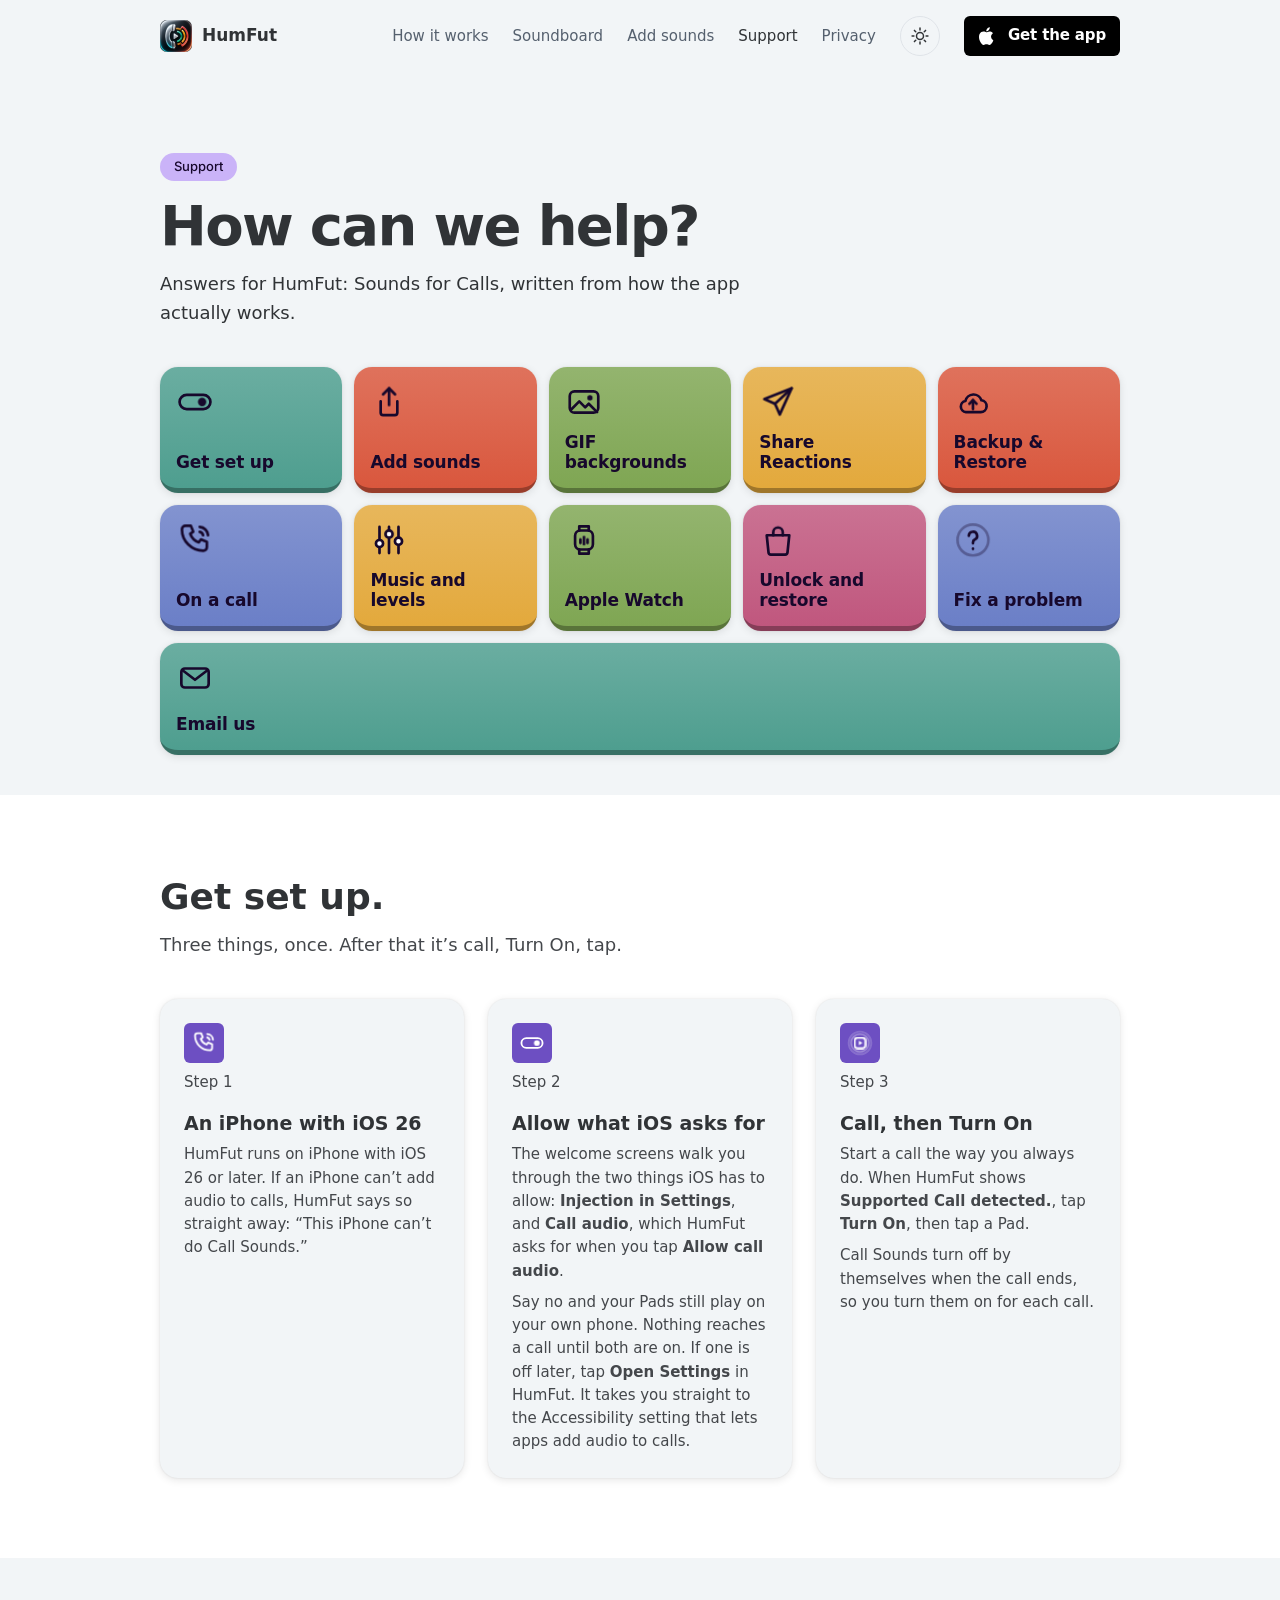
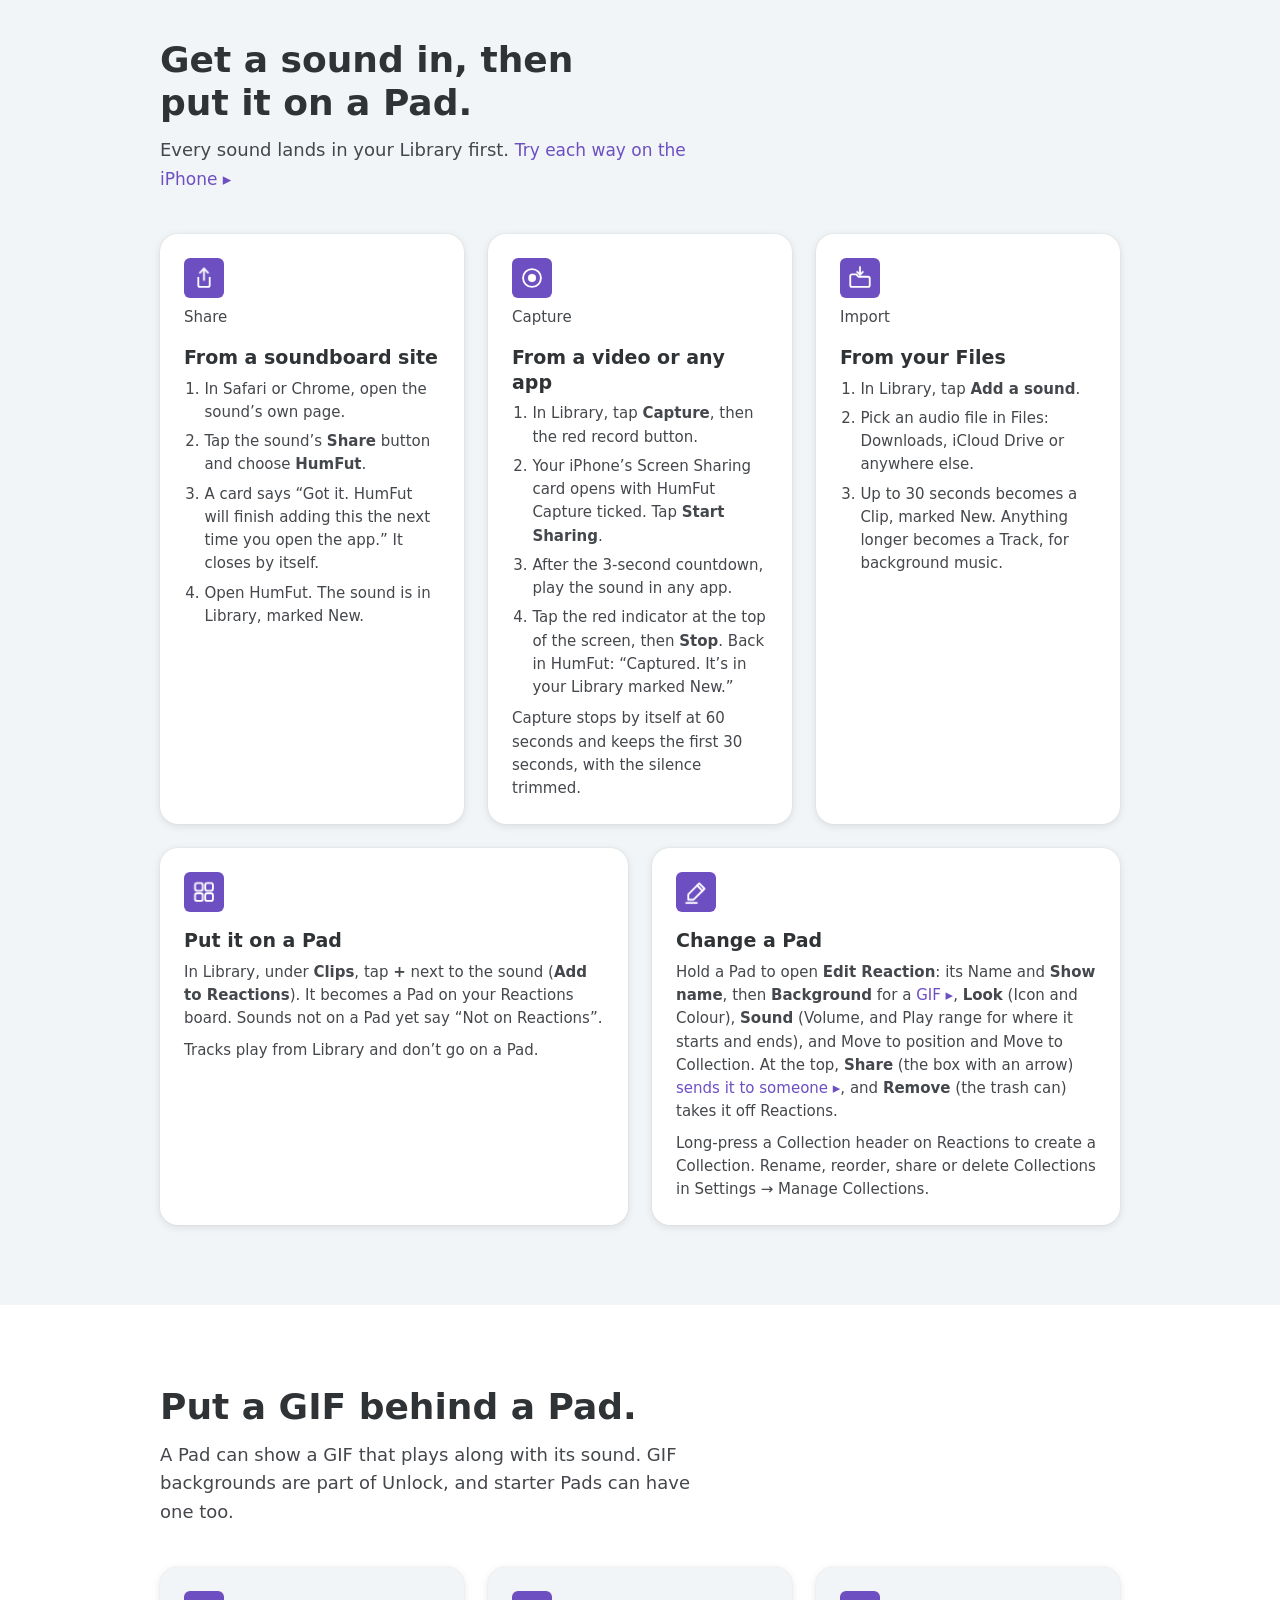
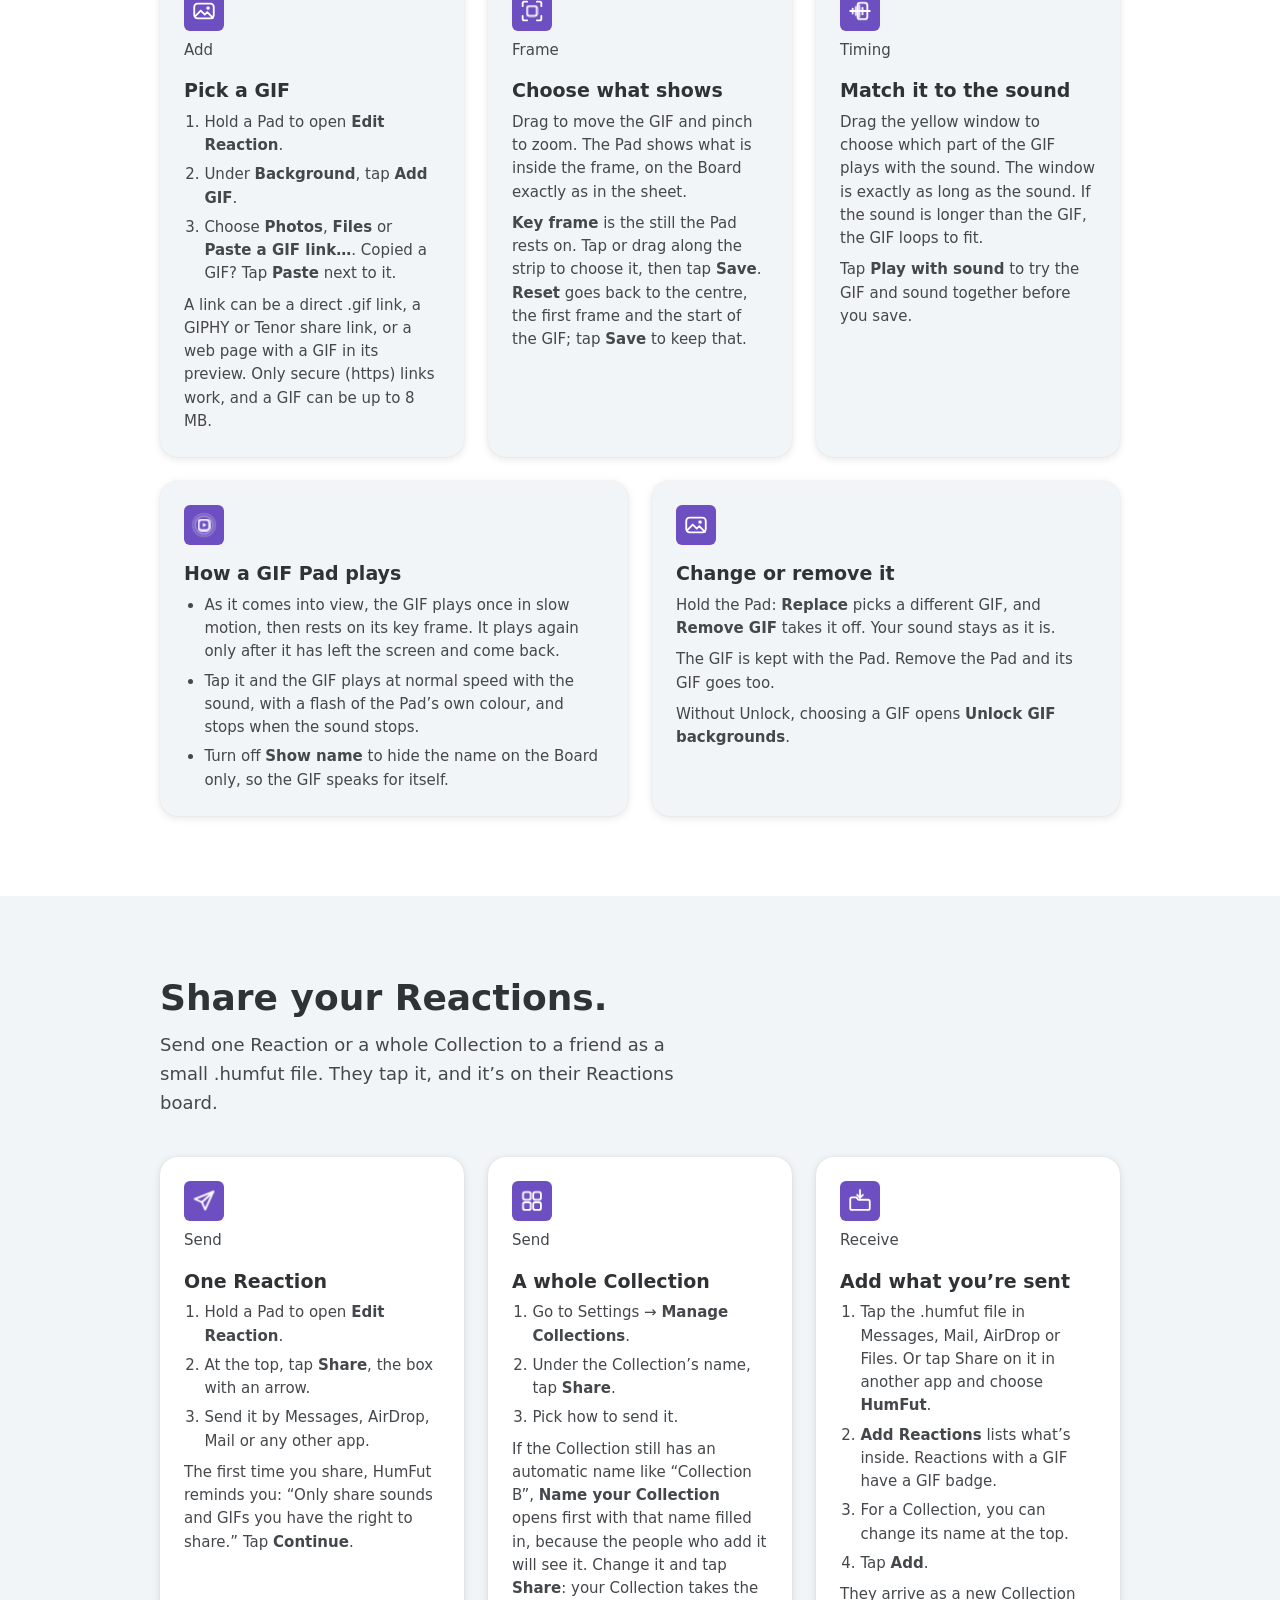
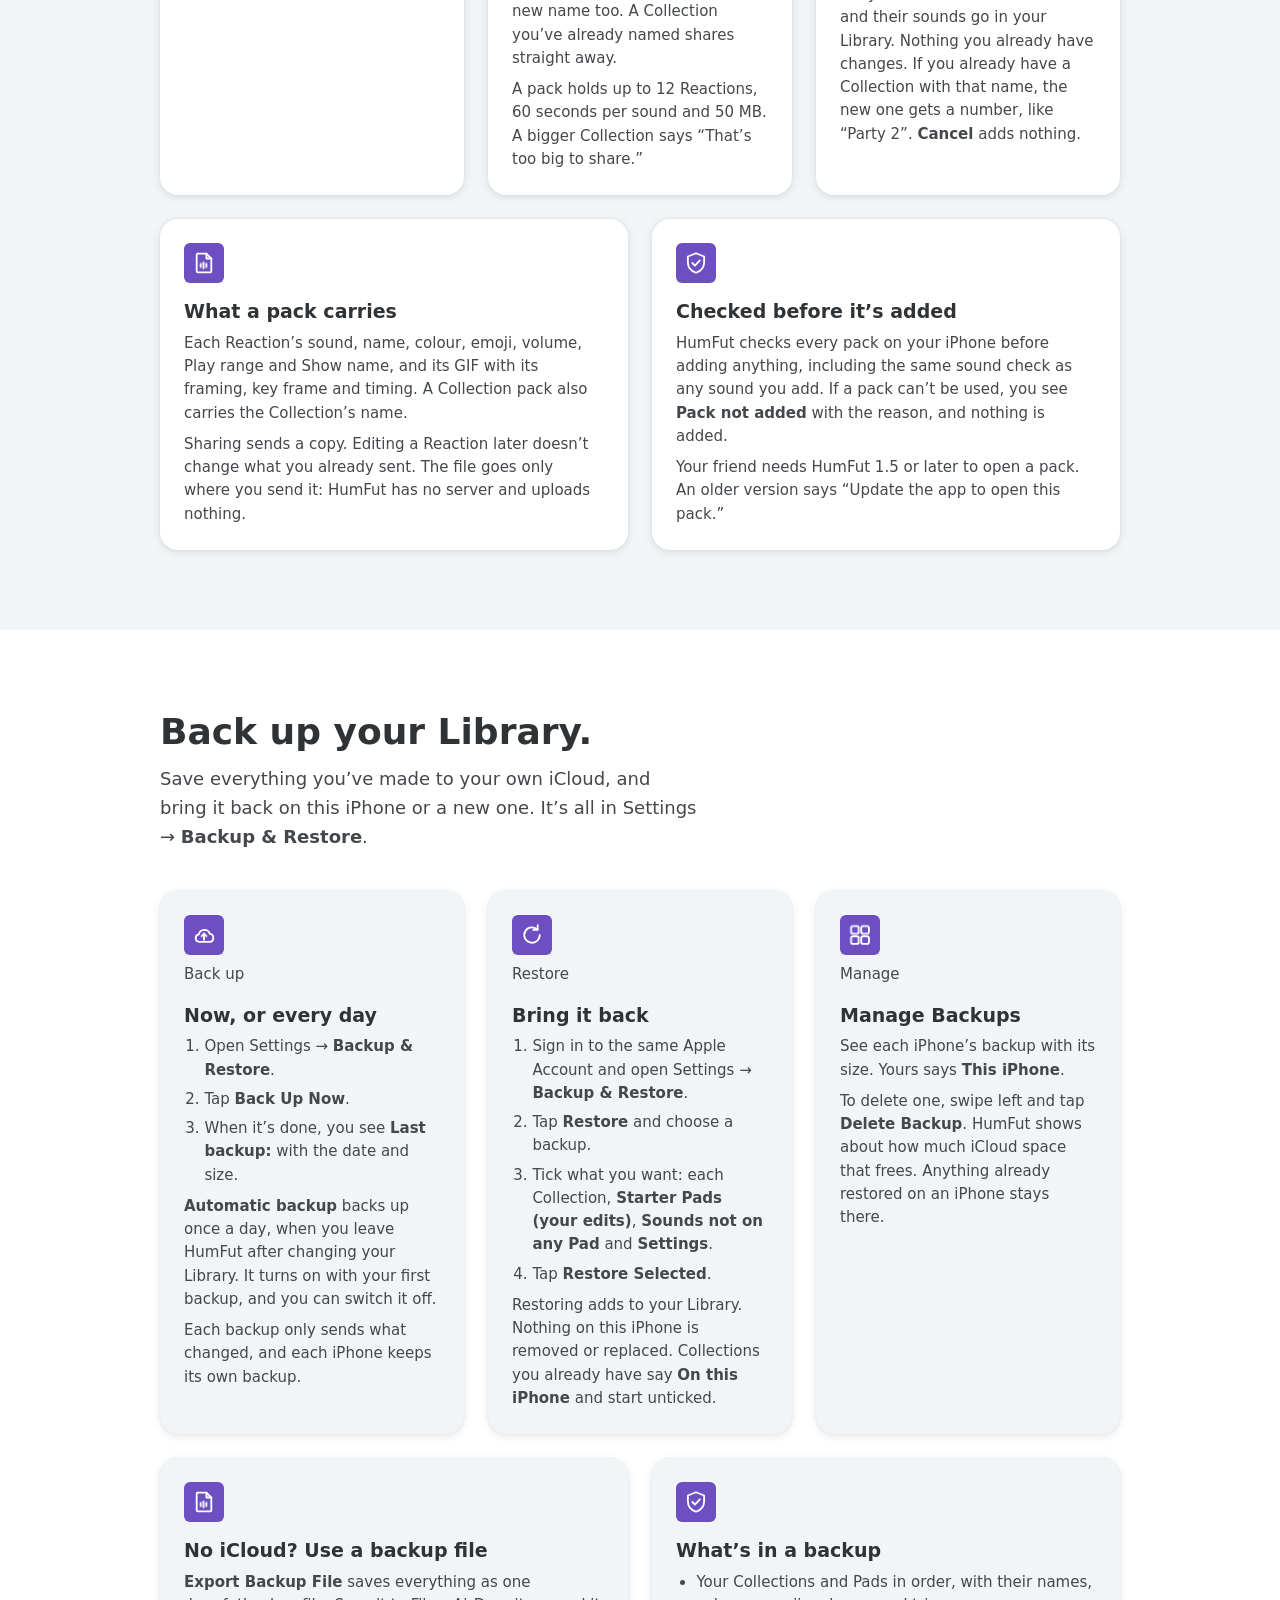
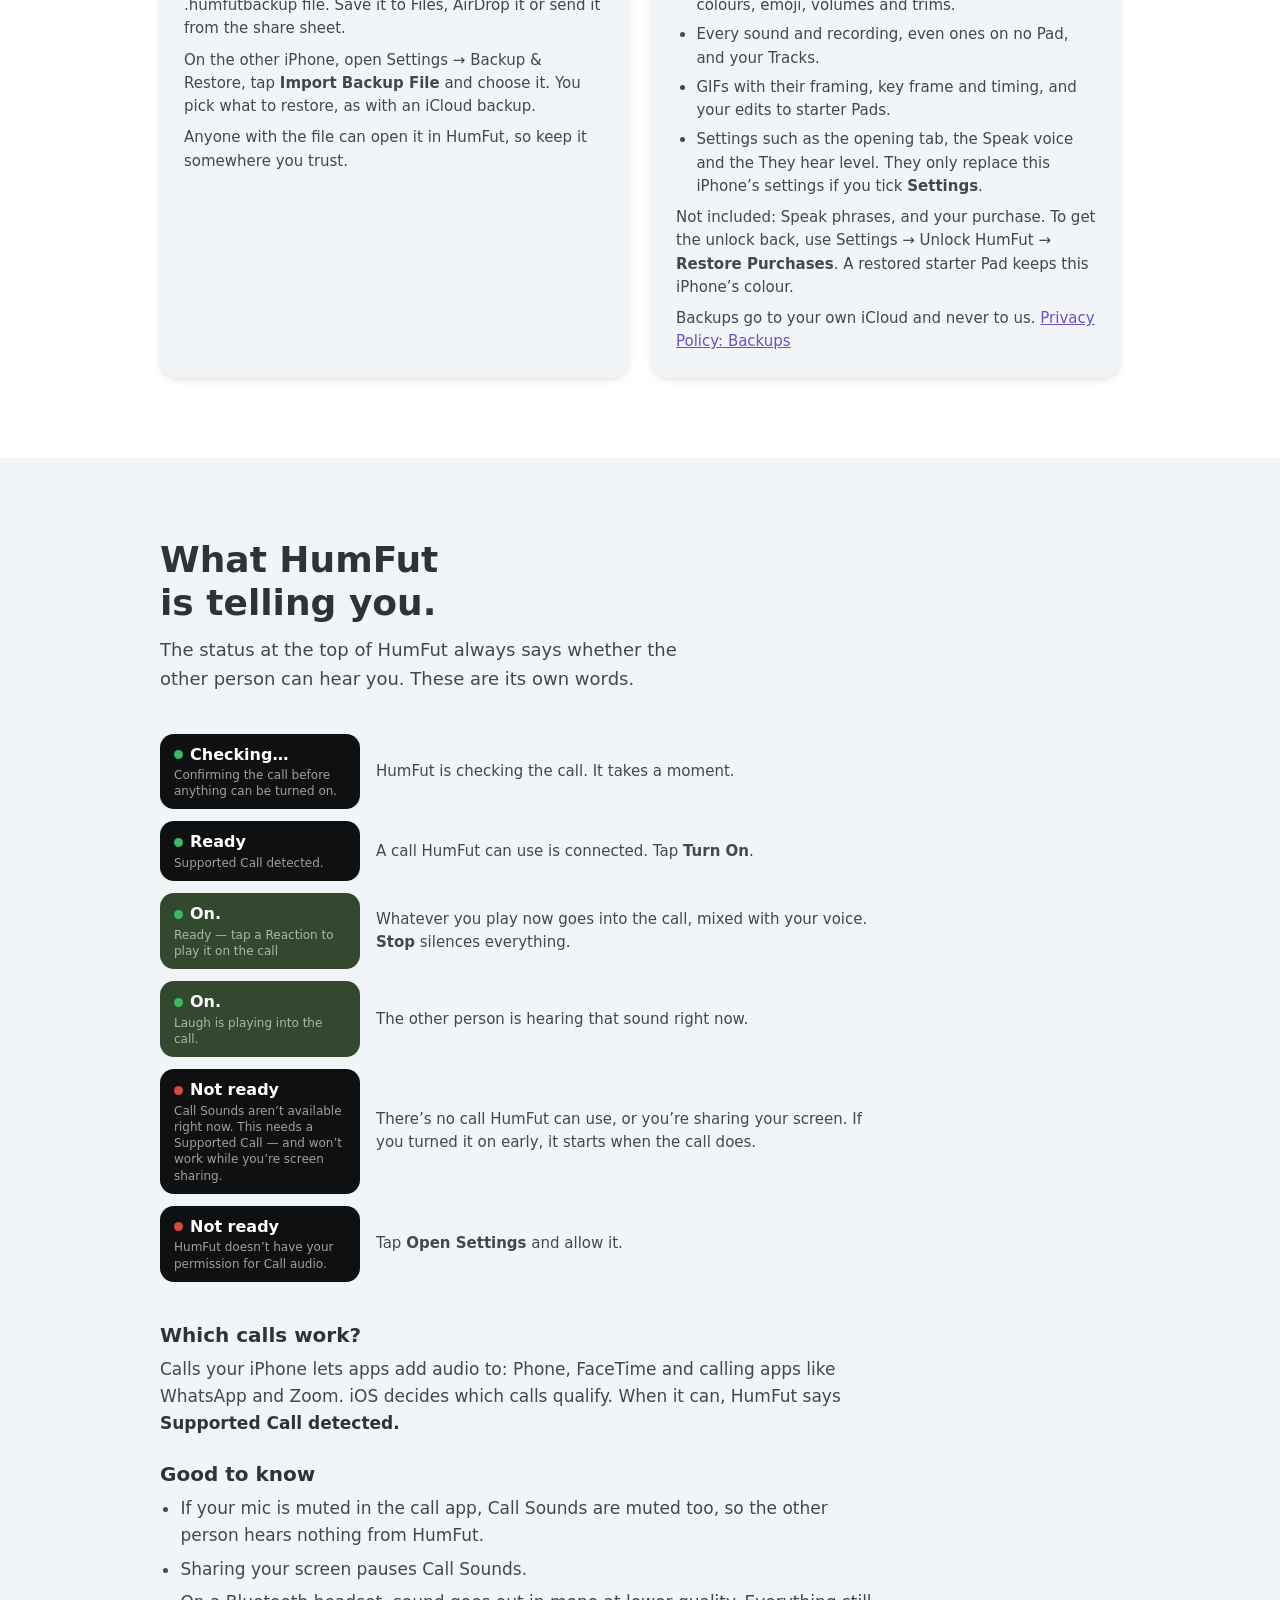
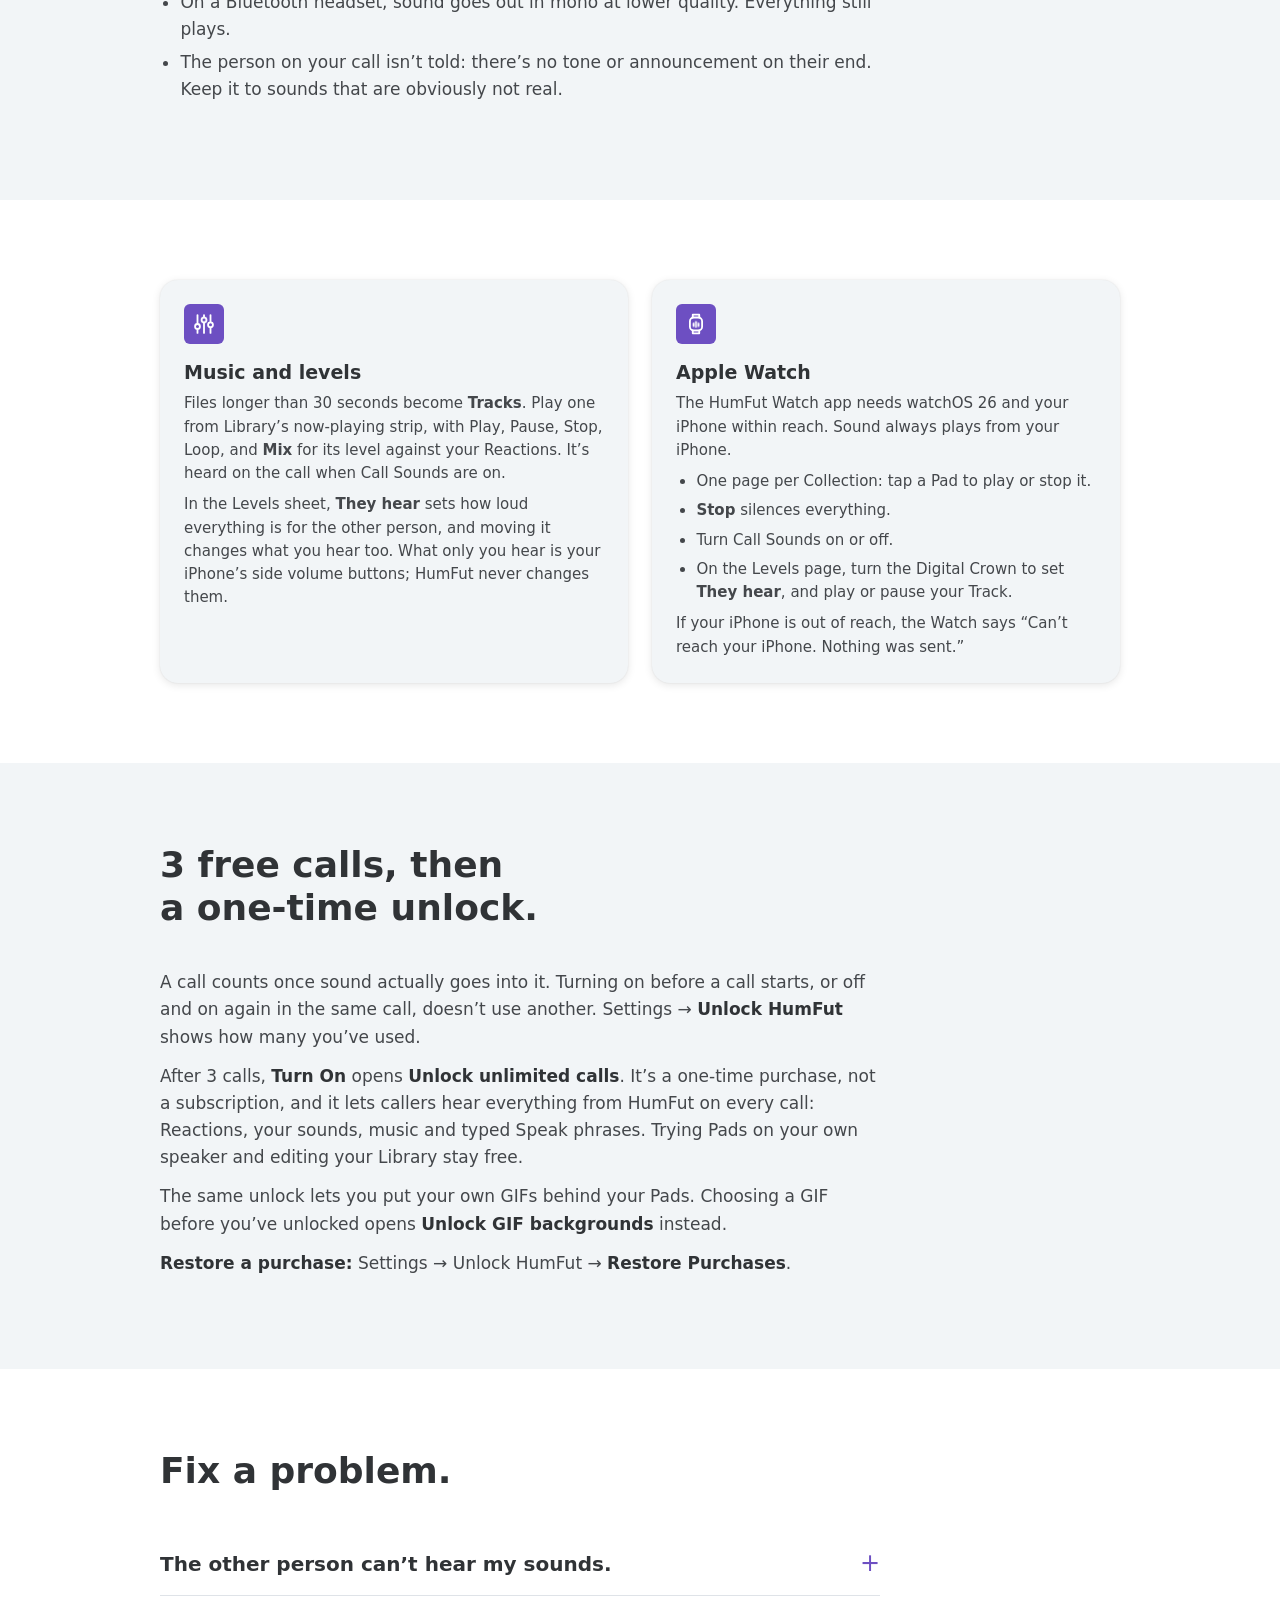
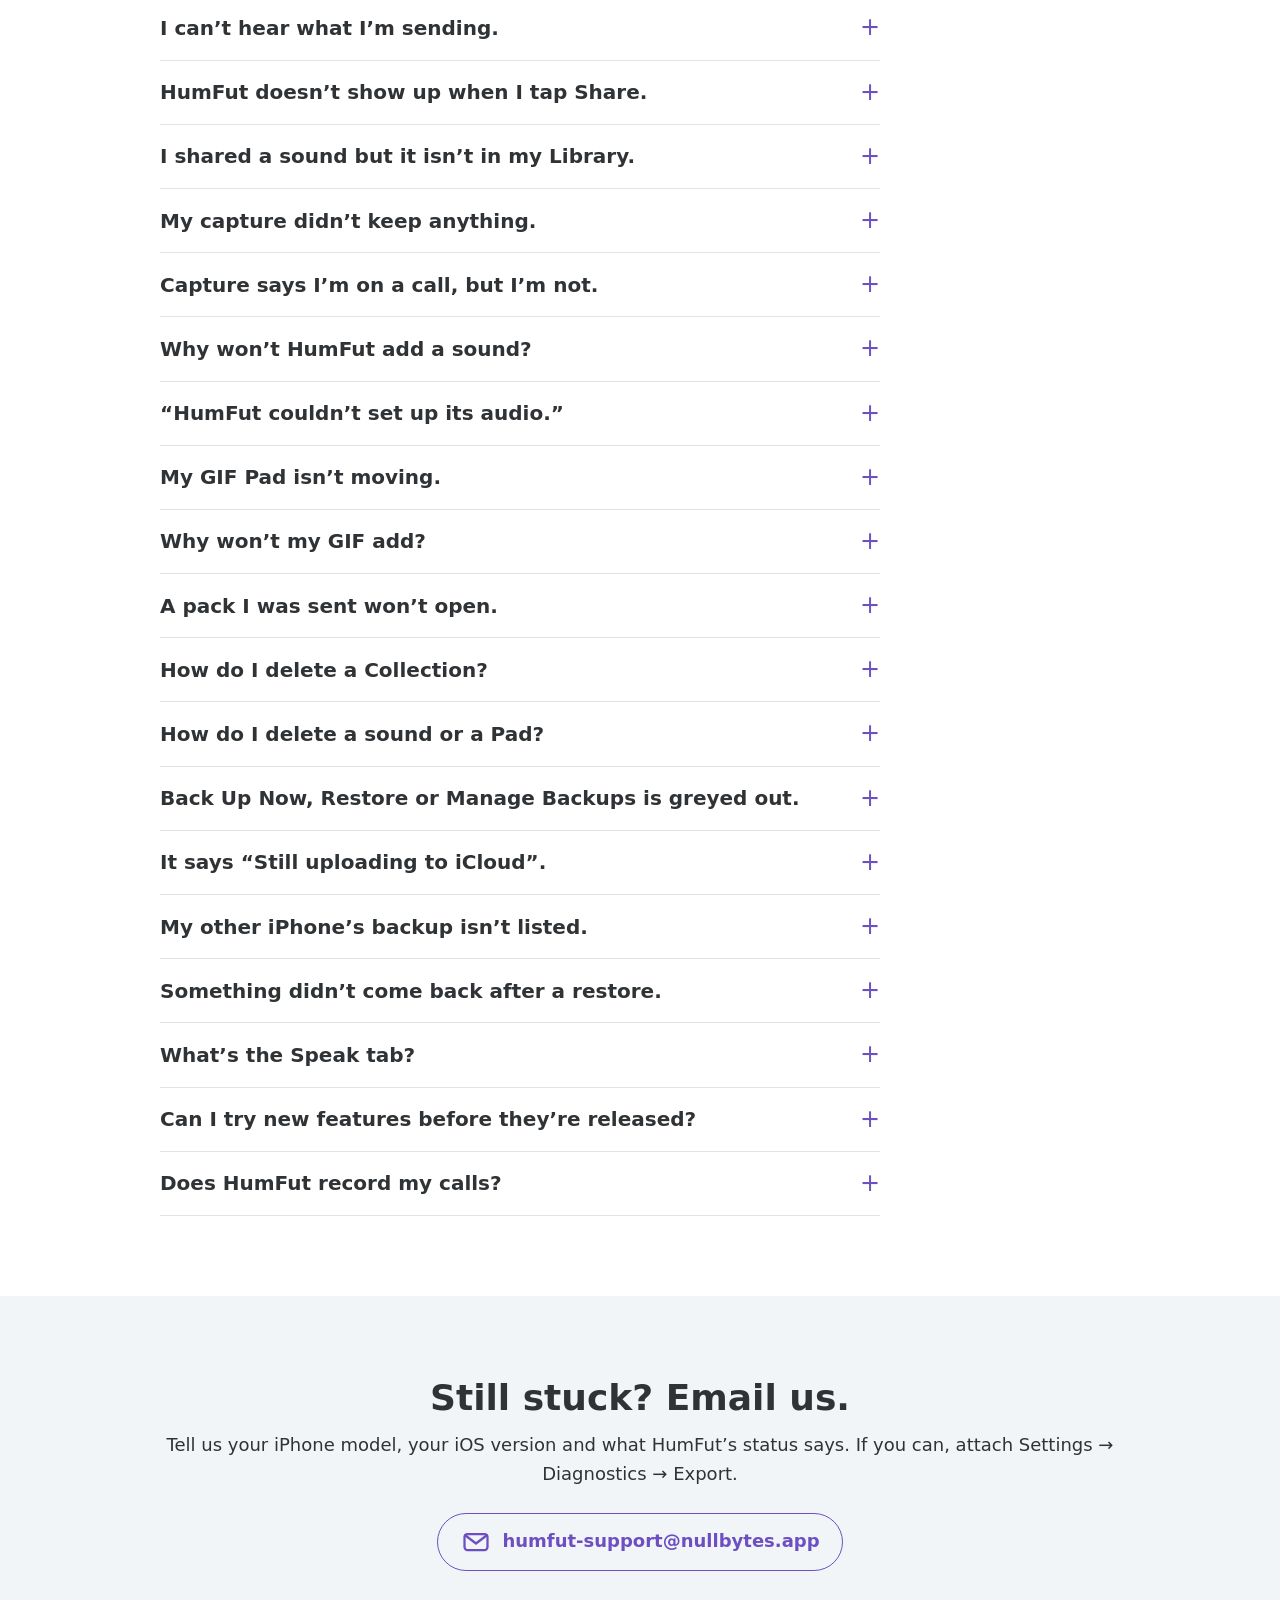
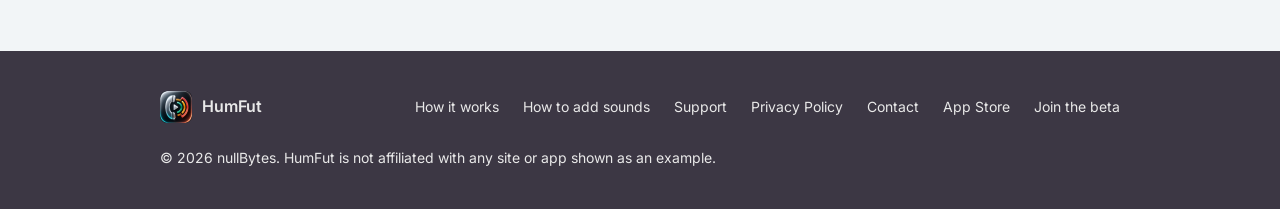
<file: support.html>
<!doctype html>
<html lang="en" data-theme="light">
<head>
<meta charset="utf-8">
<meta name="viewport" content="width=device-width, initial-scale=1">
<title>Support — HumFut</title>
<meta name="description" content="Help with HumFut: set up, adding sounds, GIF backgrounds for Pads, sharing Reactions and Collections, backing up and restoring your Library, what the status means, music, Apple Watch, the unlock, and fixes.">
<meta name="apple-itunes-app" content="app-id=6815140274">
<link rel="icon" type="image/png" sizes="32x32" href="assets/icons/favicon-32.png">
<link rel="icon" type="image/png" sizes="64x64" href="assets/icons/favicon-64.png">
<link rel="apple-touch-icon" href="assets/icons/apple-touch-icon.png">
<link rel="stylesheet" href="assets/tokens.css?v=da149e72">
<link rel="stylesheet" href="assets/components.css?v=da149e72">
<link rel="stylesheet" href="assets/mockups.css?v=da149e72">
<link rel="stylesheet" href="assets/site.css?v=da149e72">
<script>document.documentElement.classList.add('js');</script>
<script>
  // Light by default. Apply a saved Dark or System choice before first paint; System follows the device.
  (function () { try { var t = localStorage.getItem('humfut-theme'); if (t === 'dark') document.documentElement.setAttribute('data-theme', 'dark'); else if (t === 'system') document.documentElement.removeAttribute('data-theme'); } catch (e) {} })();
</script>
</head>
<body>
<a class="skip" href="#main">Skip to content</a>
<svg width="0" height="0" style="position:absolute" aria-hidden="true">
  <symbol id="i-apple" viewBox="0 0 24 24"><path fill="currentColor" d="M16.4 12.6c0-2.4 2-3.6 2.1-3.7-1.1-1.7-2.9-1.9-3.5-1.9-1.5-.2-2.9.9-3.7.9-.8 0-1.9-.9-3.2-.8-1.6 0-3.1 1-4 2.4-1.7 3-.4 7.4 1.2 9.8.8 1.2 1.8 2.5 3 2.4 1.2 0 1.7-.8 3.1-.8 1.5 0 1.9.8 3.2.8 1.3 0 2.2-1.2 3-2.4.9-1.4 1.3-2.7 1.3-2.8-.1 0-2.5-1-2.5-3.9zM14 5.5c.7-.8 1.1-1.9 1-3-1 0-2.1.7-2.8 1.5-.6.7-1.2 1.8-1 2.9 1.1.1 2.1-.6 2.8-1.4z"/></symbol>
  <symbol id="t-speak" viewBox="0 0 24 24"><path fill="currentColor" d="M5 3h14a3 3 0 0 1 3 3v8a3 3 0 0 1-3 3h-7l-5 4v-4H5a3 3 0 0 1-3-3V6a3 3 0 0 1 3-3zm2 5v2h10V8zm0 4v2h7v-2z"/></symbol>
  <symbol id="t-react" viewBox="0 0 24 24"><path fill="currentColor" d="M9 10l3.5-7c1.5 0 2.5 1.2 2.2 2.8L14 9h5.3a2 2 0 0 1 2 2.4l-1.4 7A3 3 0 0 1 17 21H9zM2 10h5v11H2z"/></symbol>
  <symbol id="t-lib" viewBox="0 0 24 24"><path fill="currentColor" d="M2 5h10v2H2zm0 4h10v2H2zm0 4h7v2H2zm13-10l6-1.5v3L17 7v10.5a3.5 3.5 0 1 1-2-3.2z"/></symbol>
  <symbol id="t-set" viewBox="0 0 24 24"><path fill="currentColor" fill-rule="evenodd" d="M10.3 2h3.4l.5 2.6 1.9.8 2.2-1.5 2.4 2.4-1.5 2.2.8 1.9 2.6.5v3.4l-2.6.5-.8 1.9 1.5 2.2-2.4 2.4-2.2-1.5-1.9.8-.5 2.6h-3.4l-.5-2.6-1.9-.8-2.2 1.5-2.4-2.4 1.5-2.2-.8-1.9L2 13.7v-3.4l2.6-.5.8-1.9-1.5-2.2 2.4-2.4 2.2 1.5 1.9-.8zM12 8.5a3.5 3.5 0 1 0 0 7 3.5 3.5 0 0 0 0-7z"/></symbol>
  <symbol id="t-levels" viewBox="0 0 24 24"><path fill="none" stroke="currentColor" stroke-width="1.8" stroke-linecap="round" d="M6 3v18M12 3v18M18 3v18"/><circle cx="6" cy="14" r="2.4" fill="#3a3a3c" stroke="currentColor" stroke-width="1.8"/><circle cx="12" cy="8" r="2.4" fill="#3a3a3c" stroke="currentColor" stroke-width="1.8"/><circle cx="18" cy="15" r="2.4" fill="#3a3a3c" stroke="currentColor" stroke-width="1.8"/></symbol>
  <symbol id="t-search" viewBox="0 0 24 24"><circle cx="10.5" cy="10.5" r="6.5" fill="none" stroke="currentColor" stroke-width="2.2"/><path d="M15.5 15.5L21 21" stroke="currentColor" stroke-width="2.2" stroke-linecap="round"/></symbol>
</svg>

<header class="nav">
  <div class="wrap">
    <a class="nav-brand" href="./"><img class="hf-app-icon" src="assets/icons/icon-128.png" alt="" width="32" height="32">HumFut</a>
    <nav class="nav-links" aria-label="Main">
      <a href="./#how-it-works">How it works</a>
      <a href="./#soundboard">Soundboard</a>
      <a href="./#add-sounds">Add sounds</a>
      <a href="support.html" aria-current="page">Support</a>
      <a href="privacy.html">Privacy</a>
    </nav>
    <div class="theme" data-theme-menu>
      <button type="button" class="theme-btn" aria-haspopup="true" aria-expanded="false" aria-controls="theme-list" aria-label="Appearance: Light">
        <svg class="ti ti-system" viewBox="0 0 24 24" aria-hidden="true"><circle cx="12" cy="12" r="8.5" fill="none" stroke="currentColor" stroke-width="1.8"/><path d="M12 3.5a8.5 8.5 0 0 1 0 17z" fill="currentColor"/></svg>
        <svg class="ti ti-light" viewBox="0 0 24 24" aria-hidden="true"><circle cx="12" cy="12" r="4.2" fill="none" stroke="currentColor" stroke-width="1.8"/><path d="M12 2.5v2.2M12 19.3v2.2M2.5 12h2.2M19.3 12h2.2M5.3 5.3l1.6 1.6M17.1 17.1l1.6 1.6M5.3 18.7l1.6-1.6M17.1 6.9l1.6-1.6" stroke="currentColor" stroke-width="1.8" stroke-linecap="round"/></svg>
        <svg class="ti ti-dark" viewBox="0 0 24 24" aria-hidden="true"><path d="M19.5 14.6A8 8 0 0 1 9.4 4.5a8 8 0 1 0 10.1 10.1z" fill="none" stroke="currentColor" stroke-width="1.8" stroke-linejoin="round"/></svg>
      </button>
      <div class="theme-list" id="theme-list" role="menu" aria-label="Appearance" hidden>
        <button type="button" role="menuitemradio" aria-checked="false" data-set-theme="system">System</button>
        <button type="button" role="menuitemradio" aria-checked="true" data-set-theme="light">Light</button>
        <button type="button" role="menuitemradio" aria-checked="false" data-set-theme="dark">Dark</button>
      </div>
    </div>
    <a class="hf-store js-appstore" href="https://apps.apple.com/app/humfut-sounds-for-calls/id6815140274" target="_blank" rel="noopener"><svg viewBox="0 0 24 24"><use href="#i-apple"/></svg><span class="hf-store-lines"><span class="hf-store-big">Get the app</span></span></a>
  </div>
</header>

<main id="main">
<section class="band band-canvas page-hero">
  <div class="wrap">
    <span class="hf-kicker">Support</span>
    <h1>How can we help?</h1>
    <p class="lede">Answers for HumFut: Sounds for Calls, written from how the app actually works.</p>
    <nav class="topic-pads" aria-label="Support topics">
      <a class="hf-bpad" href="#setup" style="--pad:var(--pad-teal)"><span class="hf-ai" data-icon="toggle"><svg viewBox="0 0 32 32" aria-hidden="true" focusable="false"><rect x="3" y="10" width="26" height="12" rx="6"/><circle class="ai-toggle" cx="10" cy="16" r="3.5" fill="currentColor" stroke="none"/></svg></span><span class="hf-bpad-label">Get set up</span></a>
      <a class="hf-bpad" href="#add" style="--pad:var(--pad-orange)"><span class="hf-ai" data-icon="share"><svg viewBox="0 0 32 32" aria-hidden="true" focusable="false"><path d="M9 15.5V25a2 2 0 0 0 2 2h10a2 2 0 0 0 2-2v-9.5"/><g class="ai-rise"><path d="M16 4.5v14"/><path d="M11 9.5l5-5 5 5"/></g></svg></span><span class="hf-bpad-label">Add sounds</span></a>
      <a class="hf-bpad" href="#gifs" style="--pad:var(--pad-olive)"><span class="hf-ai" data-icon="gif"><svg viewBox="0 0 32 32" aria-hidden="true" focusable="false"><rect x="4" y="7" width="24" height="18" rx="4"/><path d="M5 22.5l7-7 5 5 3-3 7 7"/><circle class="ai-pulse" cx="21" cy="12.5" r="2.2" fill="currentColor" stroke="none"/></svg></span><span class="hf-bpad-label">GIF backgrounds</span></a>
      <a class="hf-bpad" href="#share" style="--pad:var(--pad-ochre)"><span class="hf-ai" data-icon="send"><svg viewBox="0 0 32 32" aria-hidden="true" focusable="false"><g class="ai-slide"><path d="M27.5 4.5L4.5 13.5l9 4 4 9z"/><path d="M27.5 4.5l-14 13"/></g></svg></span><span class="hf-bpad-label">Share Reactions</span></a>
      <a class="hf-bpad" href="#backup" style="--pad:var(--pad-orange)"><span class="hf-ai" data-icon="cloud-up"><svg viewBox="0 0 32 32" aria-hidden="true" focusable="false"><path d="M10 24.5h12.5a5 5 0 0 0 .6-9.96A7 7 0 0 0 9.6 15.2 4.7 4.7 0 0 0 10 24.5z"/><g class="ai-rise"><path d="M16 22v-7.5"/><path d="M13 17.5l3-3 3 3"/></g></svg></span><span class="hf-bpad-label">Backup &amp; Restore</span></a>
      <a class="hf-bpad" href="#on-a-call" style="--pad:var(--pad-blue)"><span class="hf-ai" data-icon="phone"><svg viewBox="0 0 32 32" aria-hidden="true" focusable="false"><path class="ai-shake" d="M8 4h4.5l2 5-2.5 1.8a12 12 0 0 0 7.2 7.2l1.8-2.5 5 2V22a3 3 0 0 1-3 3C13.1 25 5 16.9 5 7a3 3 0 0 1 3-3z"/><path class="ai-wave" d="M20 5a7.5 7.5 0 0 1 7 7"/><path class="ai-wave" d="M20 9.2a3.4 3.4 0 0 1 2.8 2.8" style="--d:.12s"/></svg></span><span class="hf-bpad-label">On a call</span></a>
      <a class="hf-bpad" href="#music" style="--pad:var(--pad-ochre)"><span class="hf-ai" data-icon="sliders"><svg viewBox="0 0 32 32" aria-hidden="true" focusable="false"><path d="M8 5v22M16 5v22M24 5v22"/><circle cx="8" cy="19" r="3" fill="var(--ai-bg, var(--surface))"/><circle class="ai-nudge" cx="16" cy="11" r="3" fill="var(--ai-bg, var(--surface))"/><circle cx="24" cy="17" r="3" fill="var(--ai-bg, var(--surface))"/></svg></span><span class="hf-bpad-label">Music and levels</span></a>
      <a class="hf-bpad" href="#watch" style="--pad:var(--pad-olive)"><span class="hf-ai" data-icon="watch"><svg viewBox="0 0 32 32" aria-hidden="true" focusable="false"><rect x="8.5" y="8" width="15" height="16" rx="4.5"/><path d="M12 8V4.5h8V8M12 24v3.5h8V24"/><path class="ai-eq" d="M13 18.5v-3"/><path class="ai-eq" d="M16 19.5v-6" style="--d:.1s"/><path class="ai-eq" d="M19 18.5v-3" style="--d:.2s"/></svg></span><span class="hf-bpad-label">Apple Watch</span></a>
      <a class="hf-bpad" href="#unlock" style="--pad:var(--pad-rose)"><span class="hf-ai" data-icon="bag"><svg viewBox="0 0 32 32" aria-hidden="true" focusable="false"><path class="ai-lift" d="M12 12V9.5a4 4 0 0 1 8 0V12"/><path d="M6.5 12h19l-1.5 14.5a2 2 0 0 1-2 1.8H10a2 2 0 0 1-2-1.8z"/></svg></span><span class="hf-bpad-label">Unlock and restore</span></a>
      <a class="hf-bpad" href="#fix" style="--pad:var(--pad-blue)"><span class="hf-ai" data-icon="help"><svg viewBox="0 0 32 32" aria-hidden="true" focusable="false"><circle class="ai-ring" cx="16" cy="16" r="13" style="--o:.35"/><g class="ai-nudge"><path d="M12.5 12.5a3.5 3.5 0 1 1 5 3.2c-1 .5-1.5 1.2-1.5 2.3v.8"/><path d="M16 23.2v.3"/></g></svg></span><span class="hf-bpad-label">Fix a problem</span></a>
      <a class="hf-bpad" href="#contact" style="--pad:var(--pad-teal)"><span class="hf-ai" data-icon="mail"><svg viewBox="0 0 32 32" aria-hidden="true" focusable="false"><rect x="4.5" y="8" width="23" height="16" rx="3"/><path class="ai-draw" d="M5.5 9.5l10.5 8 10.5-8" style="--len:27"/></svg></span><span class="hf-bpad-label">Email us</span></a>
    </nav>
  </div>
</section>

<section class="band band-surface" id="setup">
  <div class="wrap">
    <div class="section-head reveal">
      <h2 class="heading-xl">Get set up.</h2>
      <p class="lede">Three things, once. After that it’s call, Turn On, tap.</p>
    </div>
    <div class="card-grid">
      <div class="info-card reveal" data-ai-host><span class="hf-feature-icon"><span class="hf-ai" data-icon="phone"><svg viewBox="0 0 32 32" aria-hidden="true" focusable="false"><path class="ai-shake" d="M8 4h4.5l2 5-2.5 1.8a12 12 0 0 0 7.2 7.2l1.8-2.5 5 2V22a3 3 0 0 1-3 3C13.1 25 5 16.9 5 7a3 3 0 0 1 3-3z"/><path class="ai-wave" d="M20 5a7.5 7.5 0 0 1 7 7"/><path class="ai-wave" d="M20 9.2a3.4 3.4 0 0 1 2.8 2.8" style="--d:.12s"/></svg></span></span><p class="caption">Step 1</p><h3>An iPhone with iOS 26</h3><p>HumFut runs on iPhone with iOS 26 or later. If an iPhone can’t add audio to calls, HumFut says so straight away: “This iPhone can’t do Call Sounds.”</p></div>
      <div class="info-card reveal" data-ai-host><span class="hf-feature-icon"><span class="hf-ai" data-icon="toggle"><svg viewBox="0 0 32 32" aria-hidden="true" focusable="false"><rect x="3" y="10" width="26" height="12" rx="6"/><circle class="ai-toggle" cx="10" cy="16" r="3.5" fill="currentColor" stroke="none"/></svg></span></span><p class="caption">Step 2</p><h3>Allow what iOS asks for</h3><p>The welcome screens walk you through the two things iOS has to allow: <strong>Injection in Settings</strong>, and <strong>Call audio</strong>, which HumFut asks for when you tap <strong>Allow call audio</strong>.</p><p>Say no and your Pads still play on your own phone. Nothing reaches a call until both are on. If one is off later, tap <strong>Open Settings</strong> in HumFut. It takes you straight to the Accessibility setting that lets apps add audio to calls.</p></div>
      <div class="info-card reveal" data-ai-host><span class="hf-feature-icon"><span class="hf-ai" data-icon="tap"><svg viewBox="0 0 32 32" aria-hidden="true" focusable="false"><circle class="ai-ring" cx="16" cy="16" r="11" style="--o:.35"/><circle class="ai-ring" cx="16" cy="16" r="14" style="--o:.18;--d:.14s"/><g class="ai-press"><rect x="9.5" y="9.5" width="13" height="13" rx="3.5"/><path d="M14.6 13.2v5.6l4.4-2.8z" fill="currentColor" stroke="none"/></g></svg></span></span><p class="caption">Step 3</p><h3>Call, then Turn On</h3><p>Start a call the way you always do. When HumFut shows <strong>Supported Call detected.</strong>, tap <strong>Turn On</strong>, then tap a Pad.</p><p>Call Sounds turn off by themselves when the call ends, so you turn them on for each call.</p></div>
    </div>
  </div>
</section>

<section class="band band-canvas" id="add">
  <div class="wrap">
    <div class="section-head reveal">
      <h2 class="heading-xl">Get a sound in, then put it on a Pad.</h2>
      <p class="lede">Every sound lands in your Library first. <a class="hf-link" href="./#add-sounds">Try each way on the iPhone</a></p>
    </div>
    <div class="card-grid">
      <div class="info-card reveal" data-ai-host><span class="hf-feature-icon"><span class="hf-ai" data-icon="share"><svg viewBox="0 0 32 32" aria-hidden="true" focusable="false"><path d="M9 15.5V25a2 2 0 0 0 2 2h10a2 2 0 0 0 2-2v-9.5"/><g class="ai-rise"><path d="M16 4.5v14"/><path d="M11 9.5l5-5 5 5"/></g></svg></span></span><p class="caption">Share</p><h3>From a soundboard site</h3><ol><li>In Safari or Chrome, open the sound’s own page.</li><li>Tap the sound’s <strong>Share</strong> button and choose <strong>HumFut</strong>.</li><li>A card says “Got it. HumFut will finish adding this the next time you open the app.” It closes by itself.</li><li>Open HumFut. The sound is in Library, marked New.</li></ol></div>
      <div class="info-card reveal" data-ai-host><span class="hf-feature-icon"><span class="hf-ai" data-icon="capture"><svg viewBox="0 0 32 32" aria-hidden="true" focusable="false"><circle class="ai-draw" cx="16" cy="16" r="11" style="--len:69.2"/><circle class="ai-pulse" cx="16" cy="16" r="5" fill="currentColor" stroke="none"/></svg></span></span><p class="caption">Capture</p><h3>From a video or any app</h3><ol><li>In Library, tap <strong>Capture</strong>, then the red record button.</li><li>Your iPhone’s Screen Sharing card opens with HumFut Capture ticked. Tap <strong>Start Sharing</strong>.</li><li>After the 3-second countdown, play the sound in any app.</li><li>Tap the red indicator at the top of the screen, then <strong>Stop</strong>. Back in HumFut: “Captured. It’s in your Library marked New.”</li></ol><p>Capture stops by itself at 60 seconds and keeps the first 30 seconds, with the silence trimmed.</p></div>
      <div class="info-card reveal" data-ai-host><span class="hf-feature-icon"><span class="hf-ai" data-icon="import"><svg viewBox="0 0 32 32" aria-hidden="true" focusable="false"><path d="M4 13.5a2 2 0 0 1 2-2h5.5l2.5 3H26a2 2 0 0 1 2 2V25a2 2 0 0 1-2 2H6a2 2 0 0 1-2-2z"/><g class="ai-drop"><path d="M16 2.5V12"/><path d="M12.5 8.5L16 12l3.5-3.5"/></g></svg></span></span><p class="caption">Import</p><h3>From your Files</h3><ol><li>In Library, tap <strong>Add a sound</strong>.</li><li>Pick an audio file in Files: Downloads, iCloud Drive or anywhere else.</li><li>Up to 30 seconds becomes a Clip, marked New. Anything longer becomes a Track, for background music.</li></ol></div>
    </div>
    <div class="card-grid two" style="margin-top:var(--space-24)">
      <div class="info-card reveal" data-ai-host><span class="hf-feature-icon"><span class="hf-ai" data-icon="collections"><svg viewBox="0 0 32 32" aria-hidden="true" focusable="false"><rect class="ai-pop" x="5" y="5" width="9.5" height="9.5" rx="2.5"/><rect class="ai-pop" x="17.5" y="5" width="9.5" height="9.5" rx="2.5" style="--d:.08s"/><rect class="ai-pop" x="5" y="17.5" width="9.5" height="9.5" rx="2.5" style="--d:.16s"/><rect class="ai-pop" x="17.5" y="17.5" width="9.5" height="9.5" rx="2.5" style="--d:.24s"/></svg></span></span><h3>Put it on a Pad</h3><p>In Library, under <strong>Clips</strong>, tap <strong>+</strong> next to the sound (<strong>Add to Reactions</strong>). It becomes a Pad on your Reactions board. Sounds not on a Pad yet say “Not on Reactions”.</p><p>Tracks play from Library and don’t go on a Pad.</p></div>
      <div class="info-card reveal" data-ai-host><span class="hf-feature-icon"><span class="hf-ai" data-icon="pencil"><svg viewBox="0 0 32 32" aria-hidden="true" focusable="false"><g class="ai-slide"><path d="M20 5.5l6.5 6.5L13 25.5H6.5V19z"/><path d="M17.5 8l6.5 6.5"/></g><path class="ai-draw" d="M4 29.5h13" style="--len:13;--d:.1s"/></svg></span></span><h3>Change a Pad</h3><p>Hold a Pad to open <strong>Edit Reaction</strong>: its Name and <strong>Show name</strong>, then <strong>Background</strong> for a <a class="hf-link" href="#gifs">GIF</a>, <strong>Look</strong> (Icon and Colour), <strong>Sound</strong> (Volume, and Play range for where it starts and ends), and Move to position and Move to Collection. At the top, <strong>Share</strong> (the box with an arrow) <a class="hf-link" href="#share">sends it to someone</a>, and <strong>Remove</strong> (the trash can) takes it off Reactions.</p><p>Long-press a Collection header on Reactions to create a Collection. Rename, reorder, share or delete Collections in Settings → Manage Collections.</p></div>
    </div>
  </div>
</section>

<section class="band band-surface" id="gifs">
  <div class="wrap">
    <div class="section-head reveal">
      <h2 class="heading-xl">Put a GIF behind a Pad.</h2>
      <p class="lede">A Pad can show a GIF that plays along with its sound. GIF backgrounds are part of Unlock, and starter Pads can have one too.</p>
    </div>
    <div class="card-grid">
      <div class="info-card reveal" data-ai-host><span class="hf-feature-icon"><span class="hf-ai" data-icon="gif"><svg viewBox="0 0 32 32" aria-hidden="true" focusable="false"><rect x="4" y="7" width="24" height="18" rx="4"/><path d="M5 22.5l7-7 5 5 3-3 7 7"/><circle class="ai-pulse" cx="21" cy="12.5" r="2.2" fill="currentColor" stroke="none"/></svg></span></span><p class="caption">Add</p><h3>Pick a GIF</h3><ol><li>Hold a Pad to open <strong>Edit Reaction</strong>.</li><li>Under <strong>Background</strong>, tap <strong>Add GIF</strong>.</li><li>Choose <strong>Photos</strong>, <strong>Files</strong> or <strong>Paste a GIF link…</strong>. Copied a GIF? Tap <strong>Paste</strong> next to it.</li></ol><p>A link can be a direct .gif link, a GIPHY or Tenor share link, or a web page with a GIF in its preview. Only secure (https) links work, and a GIF can be up to 8 MB.</p></div>
      <div class="info-card reveal" data-ai-host><span class="hf-feature-icon"><span class="hf-ai" data-icon="frame"><svg viewBox="0 0 32 32" aria-hidden="true" focusable="false"><path d="M4.5 10V6.5a2 2 0 0 1 2-2H10M22 4.5h3.5a2 2 0 0 1 2 2V10M27.5 22v3.5a2 2 0 0 1-2 2H22M10 27.5H6.5a2 2 0 0 1-2-2V22"/><rect class="ai-pop" x="10" y="10" width="12" height="12" rx="2.5"/></svg></span></span><p class="caption">Frame</p><h3>Choose what shows</h3><p>Drag to move the GIF and pinch to zoom. The Pad shows what is inside the frame, on the Board exactly as in the sheet.</p><p><strong>Key frame</strong> is the still the Pad rests on. Tap or drag along the strip to choose it, then tap <strong>Save</strong>. <strong>Reset</strong> goes back to the centre, the first frame and the start of the GIF; tap <strong>Save</strong> to keep that.</p></div>
      <div class="info-card reveal" data-ai-host><span class="hf-feature-icon"><span class="hf-ai" data-icon="timing"><svg viewBox="0 0 32 32" aria-hidden="true" focusable="false"><path d="M4 16h24"/><path class="ai-eq" d="M7 13v6"/><path class="ai-eq" d="M11 11v10" style="--d:.08s"/><path class="ai-eq" d="M15 9v14" style="--d:.16s"/><path class="ai-eq" d="M19 12v8" style="--d:.24s"/><rect class="ai-nudge" x="13" y="6" width="12" height="20" rx="3"/></svg></span></span><p class="caption">Timing</p><h3>Match it to the sound</h3><p>Drag the yellow window to choose which part of the GIF plays with the sound. The window is exactly as long as the sound. If the sound is longer than the GIF, the GIF loops to fit.</p><p>Tap <strong>Play with sound</strong> to try the GIF and sound together before you save.</p></div>
    </div>
    <div class="card-grid two" style="margin-top:var(--space-24)">
      <div class="info-card reveal" data-ai-host><span class="hf-feature-icon"><span class="hf-ai" data-icon="tap"><svg viewBox="0 0 32 32" aria-hidden="true" focusable="false"><circle class="ai-ring" cx="16" cy="16" r="11" style="--o:.35"/><circle class="ai-ring" cx="16" cy="16" r="14" style="--o:.18;--d:.14s"/><g class="ai-press"><rect x="9.5" y="9.5" width="13" height="13" rx="3.5"/><path d="M14.6 13.2v5.6l4.4-2.8z" fill="currentColor" stroke="none"/></g></svg></span></span><h3>How a GIF Pad plays</h3><ul><li>As it comes into view, the GIF plays once in slow motion, then rests on its key frame. It plays again only after it has left the screen and come back.</li><li>Tap it and the GIF plays at normal speed with the sound, with a flash of the Pad’s own colour, and stops when the sound stops.</li><li>Turn off <strong>Show name</strong> to hide the name on the Board only, so the GIF speaks for itself.</li></ul></div>
      <div class="info-card reveal" data-ai-host><span class="hf-feature-icon"><span class="hf-ai" data-icon="gif"><svg viewBox="0 0 32 32" aria-hidden="true" focusable="false"><rect x="4" y="7" width="24" height="18" rx="4"/><path d="M5 22.5l7-7 5 5 3-3 7 7"/><circle class="ai-pulse" cx="21" cy="12.5" r="2.2" fill="currentColor" stroke="none"/></svg></span></span><h3>Change or remove it</h3><p>Hold the Pad: <strong>Replace</strong> picks a different GIF, and <strong>Remove GIF</strong> takes it off. Your sound stays as it is.</p><p>The GIF is kept with the Pad. Remove the Pad and its GIF goes too.</p><p>Without Unlock, choosing a GIF opens <strong>Unlock GIF backgrounds</strong>.</p></div>
    </div>
  </div>
</section>

<section class="band band-canvas" id="share">
  <div class="wrap">
    <div class="section-head reveal">
      <h2 class="heading-xl">Share your Reactions.</h2>
      <p class="lede">Send one Reaction or a whole Collection to a friend as a small .humfut file. They tap it, and it’s on their Reactions board.</p>
    </div>
    <div class="card-grid">
      <div class="info-card reveal" data-ai-host><span class="hf-feature-icon"><span class="hf-ai" data-icon="send"><svg viewBox="0 0 32 32" aria-hidden="true" focusable="false"><g class="ai-slide"><path d="M27.5 4.5L4.5 13.5l9 4 4 9z"/><path d="M27.5 4.5l-14 13"/></g></svg></span></span><p class="caption">Send</p><h3>One Reaction</h3><ol><li>Hold a Pad to open <strong>Edit Reaction</strong>.</li><li>At the top, tap <strong>Share</strong>, the box with an arrow.</li><li>Send it by Messages, AirDrop, Mail or any other app.</li></ol><p>The first time you share, HumFut reminds you: “Only share sounds and GIFs you have the right to share.” Tap <strong>Continue</strong>.</p></div>
      <div class="info-card reveal" data-ai-host><span class="hf-feature-icon"><span class="hf-ai" data-icon="collections"><svg viewBox="0 0 32 32" aria-hidden="true" focusable="false"><rect class="ai-pop" x="5" y="5" width="9.5" height="9.5" rx="2.5"/><rect class="ai-pop" x="17.5" y="5" width="9.5" height="9.5" rx="2.5" style="--d:.08s"/><rect class="ai-pop" x="5" y="17.5" width="9.5" height="9.5" rx="2.5" style="--d:.16s"/><rect class="ai-pop" x="17.5" y="17.5" width="9.5" height="9.5" rx="2.5" style="--d:.24s"/></svg></span></span><p class="caption">Send</p><h3>A whole Collection</h3><ol><li>Go to Settings → <strong>Manage Collections</strong>.</li><li>Under the Collection’s name, tap <strong>Share</strong>.</li><li>Pick how to send it.</li></ol><p>If the Collection still has an automatic name like “Collection B”, <strong>Name your Collection</strong> opens first with that name filled in, because the people who add it will see it. Change it and tap <strong>Share</strong>: your Collection takes the new name too. A Collection you’ve already named shares straight away.</p><p>A pack holds up to 12 Reactions, 60 seconds per sound and 50 MB. A bigger Collection says “That’s too big to share.”</p></div>
      <div class="info-card reveal" data-ai-host><span class="hf-feature-icon"><span class="hf-ai" data-icon="import"><svg viewBox="0 0 32 32" aria-hidden="true" focusable="false"><path d="M4 13.5a2 2 0 0 1 2-2h5.5l2.5 3H26a2 2 0 0 1 2 2V25a2 2 0 0 1-2 2H6a2 2 0 0 1-2-2z"/><g class="ai-drop"><path d="M16 2.5V12"/><path d="M12.5 8.5L16 12l3.5-3.5"/></g></svg></span></span><p class="caption">Receive</p><h3>Add what you’re sent</h3><ol><li>Tap the .humfut file in Messages, Mail, AirDrop or Files. Or tap Share on it in another app and choose <strong>HumFut</strong>.</li><li><strong>Add Reactions</strong> lists what’s inside. Reactions with a GIF have a GIF badge.</li><li>For a Collection, you can change its name at the top.</li><li>Tap <strong>Add</strong>.</li></ol><p>They arrive as a new Collection and their sounds go in your Library. Nothing you already have changes. If you already have a Collection with that name, the new one gets a number, like “Party 2”. <strong>Cancel</strong> adds nothing.</p></div>
    </div>
    <div class="card-grid two" style="margin-top:var(--space-24)">
      <div class="info-card reveal" data-ai-host><span class="hf-feature-icon"><span class="hf-ai" data-icon="pack"><svg viewBox="0 0 32 32" aria-hidden="true" focusable="false"><path d="M8 4.5h11l6 6V26a1.5 1.5 0 0 1-1.5 1.5h-15A1.5 1.5 0 0 1 7 26V6a1.5 1.5 0 0 1 1-1.5z"/><path d="M19 4.5v6h6"/><g class="ai-eq"><path d="M12 21v-4"/><path d="M15.5 22.5v-7"/><path d="M19 21v-4"/></g></svg></span></span><h3>What a pack carries</h3><p>Each Reaction’s sound, name, colour, emoji, volume, Play range and Show name, and its GIF with its framing, key frame and timing. A Collection pack also carries the Collection’s name.</p><p>Sharing sends a copy. Editing a Reaction later doesn’t change what you already sent. The file goes only where you send it: HumFut has no server and uploads nothing.</p></div>
      <div class="info-card reveal" data-ai-host><span class="hf-feature-icon"><span class="hf-ai" data-icon="shield"><svg viewBox="0 0 32 32" aria-hidden="true" focusable="false"><path d="M16 4l10 4v7c0 6.5-4.3 11-10 13-5.7-2-10-6.5-10-13V8z"/><path class="ai-draw" d="M11.5 16l3.2 3.2 6-6.4" style="--len:15"/></svg></span></span><h3>Checked before it’s added</h3><p>HumFut checks every pack on your iPhone before adding anything, including the same sound check as any sound you add. If a pack can’t be used, you see <strong>Pack not added</strong> with the reason, and nothing is added.</p><p>Your friend needs HumFut 1.5 or later to open a pack. An older version says “Update the app to open this pack.”</p></div>
    </div>
  </div>
</section>

<section class="band band-surface" id="backup">
  <div class="wrap">
    <div class="section-head reveal">
      <h2 class="heading-xl">Back up your Library.</h2>
      <p class="lede">Save everything you’ve made to your own iCloud, and bring it back on this iPhone or a new one. It’s all in Settings → <strong>Backup &amp; Restore</strong>.</p>
    </div>
    <div class="card-grid">
      <div class="info-card reveal" data-ai-host><span class="hf-feature-icon"><span class="hf-ai" data-icon="cloud-up"><svg viewBox="0 0 32 32" aria-hidden="true" focusable="false"><path d="M10 24.5h12.5a5 5 0 0 0 .6-9.96A7 7 0 0 0 9.6 15.2 4.7 4.7 0 0 0 10 24.5z"/><g class="ai-rise"><path d="M16 22v-7.5"/><path d="M13 17.5l3-3 3 3"/></g></svg></span></span><p class="caption">Back up</p><h3>Now, or every day</h3><ol><li>Open Settings → <strong>Backup &amp; Restore</strong>.</li><li>Tap <strong>Back Up Now</strong>.</li><li>When it’s done, you see <strong>Last backup:</strong> with the date and size.</li></ol><p><strong>Automatic backup</strong> backs up once a day, when you leave HumFut after changing your Library. It turns on with your first backup, and you can switch it off.</p><p>Each backup only sends what changed, and each iPhone keeps its own backup.</p></div>
      <div class="info-card reveal" data-ai-host><span class="hf-feature-icon"><span class="hf-ai" data-icon="restore"><svg viewBox="0 0 32 32" aria-hidden="true" focusable="false"><path class="ai-draw" d="M25.5 16A9.5 9.5 0 1 1 22.7 9.3" style="--len:53"/><path d="M23 4v5.5h-5.5"/></svg></span></span><p class="caption">Restore</p><h3>Bring it back</h3><ol><li>Sign in to the same Apple Account and open Settings → <strong>Backup &amp; Restore</strong>.</li><li>Tap <strong>Restore</strong> and choose a backup.</li><li>Tick what you want: each Collection, <strong>Starter Pads (your edits)</strong>, <strong>Sounds not on any Pad</strong> and <strong>Settings</strong>.</li><li>Tap <strong>Restore Selected</strong>.</li></ol><p>Restoring adds to your Library. Nothing on this iPhone is removed or replaced. Collections you already have say <strong>On this iPhone</strong> and start unticked.</p></div>
      <div class="info-card reveal" data-ai-host><span class="hf-feature-icon"><span class="hf-ai" data-icon="collections"><svg viewBox="0 0 32 32" aria-hidden="true" focusable="false"><rect class="ai-pop" x="5" y="5" width="9.5" height="9.5" rx="2.5"/><rect class="ai-pop" x="17.5" y="5" width="9.5" height="9.5" rx="2.5" style="--d:.08s"/><rect class="ai-pop" x="5" y="17.5" width="9.5" height="9.5" rx="2.5" style="--d:.16s"/><rect class="ai-pop" x="17.5" y="17.5" width="9.5" height="9.5" rx="2.5" style="--d:.24s"/></svg></span></span><p class="caption">Manage</p><h3>Manage Backups</h3><p>See each iPhone’s backup with its size. Yours says <strong>This iPhone</strong>.</p><p>To delete one, swipe left and tap <strong>Delete Backup</strong>. HumFut shows about how much iCloud space that frees. Anything already restored on an iPhone stays there.</p></div>
    </div>
    <div class="card-grid two" style="margin-top:var(--space-24)">
      <div class="info-card reveal" data-ai-host><span class="hf-feature-icon"><span class="hf-ai" data-icon="pack"><svg viewBox="0 0 32 32" aria-hidden="true" focusable="false"><path d="M8 4.5h11l6 6V26a1.5 1.5 0 0 1-1.5 1.5h-15A1.5 1.5 0 0 1 7 26V6a1.5 1.5 0 0 1 1-1.5z"/><path d="M19 4.5v6h6"/><g class="ai-eq"><path d="M12 21v-4"/><path d="M15.5 22.5v-7"/><path d="M19 21v-4"/></g></svg></span></span><h3>No iCloud? Use a backup file</h3><p><strong>Export Backup File</strong> saves everything as one .humfutbackup file. Save it to Files, AirDrop it or send it from the share sheet.</p><p>On the other iPhone, open Settings → Backup &amp; Restore, tap <strong>Import Backup File</strong> and choose it. You pick what to restore, as with an iCloud backup.</p><p>Anyone with the file can open it in HumFut, so keep it somewhere you trust.</p></div>
      <div class="info-card reveal" data-ai-host><span class="hf-feature-icon"><span class="hf-ai" data-icon="shield"><svg viewBox="0 0 32 32" aria-hidden="true" focusable="false"><path d="M16 4l10 4v7c0 6.5-4.3 11-10 13-5.7-2-10-6.5-10-13V8z"/><path class="ai-draw" d="M11.5 16l3.2 3.2 6-6.4" style="--len:15"/></svg></span></span><h3>What’s in a backup</h3><ul><li>Your Collections and Pads in order, with their names, colours, emoji, volumes and trims.</li><li>Every sound and recording, even ones on no Pad, and your Tracks.</li><li>GIFs with their framing, key frame and timing, and your edits to starter Pads.</li><li>Settings such as the opening tab, the Speak voice and the They hear level. They only replace this iPhone’s settings if you tick <strong>Settings</strong>.</li></ul><p>Not included: Speak phrases, and your purchase. To get the unlock back, use Settings → Unlock HumFut → <strong>Restore Purchases</strong>. A restored starter Pad keeps this iPhone’s colour.</p><p>Backups go to your own iCloud and never to us. <a href="privacy.html#backups">Privacy Policy: Backups</a></p></div>
    </div>
  </div>
</section>

<section class="band band-canvas" id="on-a-call">
  <div class="wrap">
    <div class="section-head reveal">
      <h2 class="heading-xl">What HumFut is telling you.</h2>
      <p class="lede">The status at the top of HumFut always says whether the other person can hear you. These are its own words.</p>
    </div>
    <div class="status-list reveal">
      <div class="status-item"><div class="status-chip "><b><i></i>Checking…</b><span>Confirming the call before anything can be turned on.</span></div><p>HumFut is checking the call. It takes a moment.</p></div>
      <div class="status-item"><div class="status-chip "><b><i></i>Ready</b><span>Supported Call detected.</span></div><p>A call HumFut can use is connected. Tap <strong>Turn On</strong>.</p></div>
      <div class="status-item"><div class="status-chip on"><b><i></i>On.</b><span>Ready — tap a Reaction to play it on the call</span></div><p>Whatever you play now goes into the call, mixed with your voice. <strong>Stop</strong> silences everything.</p></div>
      <div class="status-item"><div class="status-chip on"><b><i></i>On.</b><span>Laugh is playing into the call.</span></div><p>The other person is hearing that sound right now.</p></div>
      <div class="status-item"><div class="status-chip no"><b><i></i>Not ready</b><span>Call Sounds aren’t available right now. This needs a Supported Call — and won’t work while you’re screen sharing.</span></div><p>There’s no call HumFut can use, or you’re sharing your screen. If you turned it on early, it starts when the call does.</p></div>
      <div class="status-item"><div class="status-chip no"><b><i></i>Not ready</b><span>HumFut doesn’t have your permission for Call audio.</span></div><p>Tap <strong>Open Settings</strong> and allow it.</p></div>
    </div>
    <div class="doc-col reveal" style="margin-top:var(--space-40)">
      <h3>Which calls work?</h3>
      <p>Calls your iPhone lets apps add audio to: Phone, FaceTime and calling apps like WhatsApp and Zoom. iOS decides which calls qualify. When it can, HumFut says <strong>Supported Call detected.</strong></p>
      <h3>Good to know</h3>
      <ul>
        <li>If your mic is muted in the call app, Call Sounds are muted too, so the other person hears nothing from HumFut.</li>
        <li>Sharing your screen pauses Call Sounds.</li>
        <li>On a Bluetooth headset, sound goes out in mono at lower quality. Everything still plays.</li>
        <li>The person on your call isn’t told: there’s no tone or announcement on their end. Keep it to sounds that are obviously not real.</li>
      </ul>
    </div>
  </div>
</section>

<section class="band band-surface" id="music">
  <div class="wrap">
    <div class="card-grid two">
      <div class="info-card reveal" data-ai-host><span class="hf-feature-icon"><span class="hf-ai" data-icon="sliders"><svg viewBox="0 0 32 32" aria-hidden="true" focusable="false"><path d="M8 5v22M16 5v22M24 5v22"/><circle cx="8" cy="19" r="3" fill="var(--ai-bg, var(--surface))"/><circle class="ai-nudge" cx="16" cy="11" r="3" fill="var(--ai-bg, var(--surface))"/><circle cx="24" cy="17" r="3" fill="var(--ai-bg, var(--surface))"/></svg></span></span><h3>Music and levels</h3><p>Files longer than 30 seconds become <strong>Tracks</strong>. Play one from Library’s now-playing strip, with Play, Pause, Stop, Loop, and <strong>Mix</strong> for its level against your Reactions. It’s heard on the call when Call Sounds are on.</p><p>In the Levels sheet, <strong>They hear</strong> sets how loud everything is for the other person, and moving it changes what you hear too. What only you hear is your iPhone’s side volume buttons; HumFut never changes them.</p></div>
      <div id="watch"><div class="info-card reveal" data-ai-host><span class="hf-feature-icon"><span class="hf-ai" data-icon="watch"><svg viewBox="0 0 32 32" aria-hidden="true" focusable="false"><rect x="8.5" y="8" width="15" height="16" rx="4.5"/><path d="M12 8V4.5h8V8M12 24v3.5h8V24"/><path class="ai-eq" d="M13 18.5v-3"/><path class="ai-eq" d="M16 19.5v-6" style="--d:.1s"/><path class="ai-eq" d="M19 18.5v-3" style="--d:.2s"/></svg></span></span><h3>Apple Watch</h3><p>The HumFut Watch app needs watchOS 26 and your iPhone within reach. Sound always plays from your iPhone.</p><ul><li>One page per Collection: tap a Pad to play or stop it.</li><li><strong>Stop</strong> silences everything.</li><li>Turn Call Sounds on or off.</li><li>On the Levels page, turn the Digital Crown to set <strong>They hear</strong>, and play or pause your Track.</li></ul><p>If your iPhone is out of reach, the Watch says “Can’t reach your iPhone. Nothing was sent.”</p></div></div>
    </div>
  </div>
</section>

<section class="band band-canvas" id="unlock">
  <div class="wrap">
    <div class="section-head reveal">
      <h2 class="heading-xl">3 free calls, then a one-time unlock.</h2>
    </div>
    <div class="doc-col reveal">
      <p>A call counts once sound actually goes into it. Turning on before a call starts, or off and on again in the same call, doesn’t use another. Settings → <strong>Unlock HumFut</strong> shows how many you’ve used.</p>
      <p>After 3 calls, <strong>Turn On</strong> opens <strong>Unlock unlimited calls</strong>. It’s a one-time purchase, not a subscription, and it lets callers hear everything from HumFut on every call: Reactions, your sounds, music and typed Speak phrases. Trying Pads on your own speaker and editing your Library stay free.</p>
      <p>The same unlock lets you put your own GIFs behind your Pads. Choosing a GIF before you’ve unlocked opens <strong>Unlock GIF backgrounds</strong> instead.</p>
      <p><strong>Restore a purchase:</strong> Settings → Unlock HumFut → <strong>Restore Purchases</strong>.</p>
    </div>
  </div>
</section>

<section class="band band-surface" id="fix">
  <div class="wrap">
    <div class="section-head reveal">
      <h2 class="heading-xl">Fix a problem.</h2>
    </div>
    <div class="faq">
      <details><summary>The other person can’t hear my sounds.</summary><div><p>Check that HumFut’s status says <strong>On.</strong> and the call is connected. Then check that your mic isn’t muted in the call app (that mutes Call Sounds too) and that you aren’t sharing your screen.</p><p>If it says “Your last call ended. Turn Call Sounds on again for this call.”, tap <strong>Turn On</strong>: Call Sounds turn off at the end of every call.</p></div></details>
      <details><summary>I can’t hear what I’m sending.</summary><div><p>Your media volume may be down. HumFut says “Media volume is down — you can’t hear what you’re sending. Use the volume buttons on the side.”</p></div></details>
      <details><summary>HumFut doesn’t show up when I tap Share.</summary><div><p>HumFut appears when what you share is an audio file or a HumFut pack (.humfut). On a soundboard site, open the sound’s own page and use its Share button. If HumFut says “Open HumFut once to finish setting up, then share this again.”, do just that.</p></div></details>
      <details><summary>I shared a sound but it isn’t in my Library.</summary><div><p>Shared sounds finish adding when you next open HumFut. Open the app and look in Library for the sound marked New.</p></div></details>
      <details><summary>My capture didn’t keep anything.</summary><div><p>If HumFut says “Nothing was captured”, start again and play the sound while the red indicator is showing. Capture only keeps audio from other apps, and it stops by itself at 60 seconds.</p></div></details>
      <details><summary>Capture says I’m on a call, but I’m not.</summary><div><p>Capture can’t start during a live or ringing call, on purpose: HumFut never keeps sound from a call. When the call ends, HumFut checks again, and it also checks when you come back to HumFut and when you open Capture.</p><p>If it still says you’re on a call, make sure the call has ended in every calling app, then close Capture and open it again. Before HumFut 1.6, Capture could stay blocked after a call until HumFut was closed, so update from the App Store if you haven’t.</p></div></details>
      <details><summary>Why won’t HumFut add a sound?</summary><div><p>HumFut checks every sound on your iPhone and won’t add one that sounds like an emergency siren, an automated phone menu or dial tones, or a phone ringtone, because playing it into a call could be taken as real. Tap <strong>What’s this?</strong> in HumFut to read more, or choose another file.</p><p>“HumFut can’t play this file.” or “This file is damaged and won’t play.” means the file itself won’t open. Try a different audio file.</p></div></details>
      <details><summary>“HumFut couldn’t set up its audio.”</summary><div><p>Turn Call Sounds off and on again. If it happens again, another audio app may be holding the audio: close it, or restart HumFut.</p></div></details>
      <details><summary>My GIF Pad isn’t moving.</summary><div><p>A GIF Pad plays once in slow motion as it comes into view, then rests on its key frame until you tap it. It plays again after it leaves the screen and comes back.</p><p>GIF Pads show their still when <strong>Reduce Motion</strong> is on, in <strong>Low Power Mode</strong>, or when <strong>Auto-Play Animated Images</strong> is off in Settings → Accessibility → Motion. Under Reduce Motion a tap plays the sound without moving the GIF; in Low Power Mode a tap plays the GIF once at normal speed.</p><p>On a Board with lots of GIF Pads, up to six play their slow-motion pass at once, or four when your iPhone is warm. The others wait their turn and play as each one finishes. When your iPhone is warm, GIFs move a little less smoothly to keep it cool. When it’s running hot, only the 4 Pads nearest the middle of the screen move. Taps still play.</p></div></details>
      <details><summary>Why won’t my GIF add?</summary><div><p>HumFut tells you why, and your Pad stays as it was:</p><ul><li>“That GIF is over 8 MB. Choose a smaller one.”</li><li>“That isn’t a GIF.” The file or copied item is another kind of picture or a video. Choose or copy a GIF itself.</li><li>“That’s a web page, not a GIF — copy the GIF itself.” The page has no GIF HumFut can use. Open the GIF and copy it, or copy its own link.</li><li>“Only secure (https) links work.” or “Couldn’t reach that link. Check it and try again.” Check the link, and that you’re online.</li></ul></div></details>
      <details><summary>A pack I was sent won’t open.</summary><div><p>HumFut shows <strong>Pack not added</strong> with the reason, and adds nothing. For example:</p><ul><li>“Update the app to open this pack.” Update HumFut from the App Store, then tap the file again.</li><li>“This file is damaged or isn’t a HumFut pack.” Ask for it to be sent again.</li><li>“This pack is too big.”, “This pack has more than 12 Reactions.” or “A sound in this pack is longer than 60 seconds.” Ask for a smaller Collection.</li><li>“HumFut won’t add this pack. A sound in it sounds like…” A sound failed the same check as any sound you add.</li></ul><p>If another sheet is open when a pack arrives, Add Reactions waits and opens when you close it.</p></div></details>
      <details><summary>How do I delete a Collection?</summary><div><p>In Settings → <strong>Manage Collections</strong>, swipe left on the Collection and tap <strong>Delete</strong>, or tap <strong>Edit</strong>. The starter Collection has its own <strong>Delete Collection</strong> button.</p><p>If it has Reactions, HumFut asks what to do with them: <strong>Delete Reactions and their sounds &amp; GIFs</strong>, <strong>Delete Reactions, keep sounds in Library</strong>, or Cancel. A sound or GIF that another Reaction still uses is never removed. This can’t be undone, and deleted starter Reactions don’t come back.</p></div></details>
      <details><summary>How do I delete a sound or a Pad?</summary><div><p>To delete a sound, swipe left on it in Library and tap <strong>Delete</strong>. If it’s on a Pad, that Pad goes too, with its GIF. To take a sound off Reactions but keep it, hold its Pad and tap <strong>Remove</strong>, the trash can at the top. To keep the Pad but drop its GIF, tap <strong>Remove GIF</strong>. Settings → Storage shows the space your sounds use and can remove the starter sounds.</p></div></details>
      <details><summary>Back Up Now, Restore or Manage Backups is greyed out.</summary><div><p>They need iCloud Drive. HumFut says what’s missing:</p><ul><li>“Sign in to iCloud to back up”: open the Settings app, tap <strong>Sign in</strong> at the top, then turn on iCloud Drive.</li><li>“Turn on iCloud Drive for HumFut to back up”: open the Settings app, tap your name, then <strong>iCloud</strong>, then <strong>iCloud Drive</strong>, and switch on HumFut.</li></ul><p><strong>Export Backup File</strong> and <strong>Import Backup File</strong> work without iCloud.</p></div></details>
      <details><summary>It says “Still uploading to iCloud”.</summary><div><p>The backup is saved on your iPhone, and iCloud is still sending it. It isn’t backed up until that finishes. iCloud uploads in its own time, so stay connected to the internet and check again later; the line changes to <strong>Last backup:</strong> once it’s there.</p><p>If it says your iCloud storage is full, free up iCloud storage, or delete an old backup in <strong>Manage Backups</strong>. You can also use Export Backup File.</p></div></details>
      <details><summary>My other iPhone’s backup isn’t listed.</summary><div><p>Check that both iPhones use the same Apple Account, and that the other iPhone’s backup has finished uploading: on that iPhone, Backup &amp; Restore should show <strong>Last backup:</strong>, not “Still uploading”.</p><p>A backup from another iPhone can take a few minutes to appear. Tap <strong>Look Again</strong> in a moment.</p></div></details>
      <details><summary>Something didn’t come back after a restore.</summary><div><p>A restore adds only what you tick. Collections already on the iPhone start unticked; tick one anyway and you get a second copy with a number, like “Party 2”. Speak phrases and your purchase aren’t in backups: use <strong>Restore Purchases</strong> in Settings → Unlock HumFut.</p><p>HumFut tells you if anything was missing from the backup, for example “2 Pads were restored without their GIF because it was missing from the backup.” or “1 Pad wasn’t restored because its sound was missing from the backup”. If a sound couldn’t be read when you backed up, HumFut said so then, and it isn’t in that backup.</p><p>“This backup is from a newer version of HumFut” means you need to update the app from the App Store first.</p></div></details>
      <details><summary>What’s the Speak tab?</summary><div><p>Type what you want to say and tap <strong>Speak</strong>: HumFut speaks it into the call on your iPhone. It needs Call Sounds on. Your pinned phrases and recent ones are kept for next time.</p></div></details>
      <details><summary>Can I try new features before they’re released?</summary><div><p>Yes. Upcoming versions go to beta testers on TestFlight first. <a href="beta.html">Join the beta</a> with your Apple Account email and we’ll send you an invite.</p></div></details>
      <details><summary>Does HumFut record my calls?</summary><div><p><strong>No.</strong> HumFut never uses your microphone, never records a call and never listens to one. Capture is separate: it only keeps audio from another app that you start and stop yourself. <a href="privacy.html">Read the Privacy Policy</a></p></div></details>
    </div>
  </div>
</section>

<section class="band band-canvas contact-band" id="contact">
  <div class="wrap reveal">
    <h2 class="heading-xl">Still stuck? Email us.</h2>
    <p class="lede">Tell us your iPhone model, your iOS version and what HumFut’s status says. If you can, attach Settings → Diagnostics → Export.</p>
    <a class="mail-btn" href="mailto:humfut-support@nullbytes.app"><span class="hf-ai" data-icon="mail"><svg viewBox="0 0 32 32" aria-hidden="true" focusable="false"><rect x="4.5" y="8" width="23" height="16" rx="3"/><path class="ai-draw" d="M5.5 9.5l10.5 8 10.5-8" style="--len:27"/></svg></span>humfut-support@nullbytes.app</a>
  </div>
</section>
</main>

<footer class="hf-footer">
  <div class="wrap">
    <span class="footer-brand"><img class="hf-app-icon" src="assets/icons/icon-128.png" alt="" width="32" height="32">HumFut</span>
    <nav aria-label="Footer">
      <a href="./#how-it-works">How it works</a>
      <a href="./#add-sounds">How to add sounds</a>
      <a href="support.html">Support</a>
      <a href="privacy.html">Privacy Policy</a>
      <a href="mailto:humfut-support@nullbytes.app">Contact</a>
      <a class="js-appstore" href="https://apps.apple.com/app/humfut-sounds-for-calls/id6815140274" target="_blank" rel="noopener">App Store</a>
      <a href="beta.html">Join the beta</a>
    </nav>
    <span>© 2026 nullBytes. HumFut is not affiliated with any site or app shown as an example.</span>
  </div>
</footer>

<script src="assets/site.js?v=da149e72" defer></script>
<script src="assets/anim-icons.js?v=da149e72" defer></script>
</body>
</html>
</file>
<file: assets/tokens.css>
/* GENERATED from the HumFut design system tokens.json. Do not edit by hand. */
:root {
  color-scheme: light;
  --canvas: #f2f5f7;
  --surface: #ffffff;
  --ink: #303336;
  --ink-2: #44474b;
  --muted: #55606e;
  --fog: #838b96;
  --hairline: #dfe3e8;
  --accent: #6d4fc2;
  --accent-press: #553b9e;
  --on-accent: #ffffff;
  --accent-wash: #ece6fb;
  --kicker: #cab3f8;
  --on-kicker: #17082c;
  --on-pad: #17082c;
  --live: #a0f32f;
  --on-live: #17082c;
  --tap-ring: #00b2ff;
  --store-badge: #000000;
  --on-store-badge: #ffffff;
  --doc-canvas: #f6f6f6;
  --doc-ink: #1b1b1b;
  --doc-body: #404654;
  --footer: #3c3744;
  --on-footer: #e9e9e9;
  --app-ground: #0e1012;
  --app-panel: #1f2225;
  --app-ink: #f2f3f4;
  --app-ink-dim: #8a9199;
  --app-ready: #3db863;
  --pad-orange: #d9573d;
  --pad-ochre: #e3a93c;
  --pad-teal: #4e9e8f;
  --pad-blue: #6b7fc7;
  --pad-rose: #c0577e;
  --pad-olive: #7fa653;
  --shadow-card: 0 2px 8px 0 rgba(0,0,0,0.1), 0 0 2px 0 rgba(0,0,0,0.1);
  --shadow-preview: 0 152px 61px 0 rgba(25,23,28,0.01), 0 85px 51px 0 rgba(25,23,28,0.05), 0 38px 38px 0 rgba(25,23,28,0.09), 0 9px 21px 0 rgba(25,23,28,0.1);
  --shadow-float: 0 0 0 1px rgba(0,0,0,0.04), 0 1px 1px 0.5px rgba(0,0,0,0.02), 0 3px 3px 1.5px rgba(0,0,0,0.02), 0 6px 6px -3px rgba(0,0,0,0.02), 0 12px 12px -6px rgba(0,0,0,0.02), 0 24px 24px -12px rgba(0,0,0,0.02);
  --shadow-doc: 0 4px 12px 0 rgba(0,0,0,0.12), 0 0 2px 0 rgba(0,0,0,0.08);
  --space-4: 4px;
  --space-8: 8px;
  --space-10: 10px;
  --space-12: 12px;
  --space-16: 16px;
  --space-24: 24px;
  --space-40: 40px;
  --space-80: 80px;
  --width-page: 960px;
  --width-text: 540px;
  --width-doc: 680px;
  --radius-icon: 3px;
  --radius-button: 6px;
  --radius-doc-button: 8px;
  --radius-tutorial: 12px;
  --radius-doc-panel: 16px;
  --radius-card: 18px;
  --radius-float: 20px;
  --radius-app-icon: 22%;
  --radius-preview: 40px;
  --radius-pill: 9999px;
  --font-sans: -apple-system, BlinkMacSystemFont, "SF Pro Text", "SF Pro Display", system-ui, "Helvetica Neue", sans-serif;
  --font-rounded: "Nunito", "Quicksand", "DM Sans", system-ui, sans-serif;
  --font-doc: "Inter", system-ui, -apple-system, "Segoe UI", Roboto, sans-serif;
}
@media (prefers-color-scheme: dark) {
  :root:not([data-theme="light"]) {
    color-scheme: dark;
    --canvas: #0d0021;
    --surface: #05010d;
    --ink: #ffffff;
    --ink-2: #cfcfcf;
    --muted: #a39eb0;
    --fog: #6e6780;
    --hairline: #1d1629;
    --accent: #a981ff;
    --accent-press: #7a40ed;
    --on-accent: #0d0021;
    --accent-wash: #1e1238;
    --store-badge: #ffffff;
    --on-store-badge: #000000;
    --doc-canvas: #0d0021;
    --doc-ink: #ffffff;
    --doc-body: #cfcfcf;
    --footer: #05010d;
    --on-footer: #cfcfcf;
  }
}
:root[data-theme="dark"] {
  color-scheme: dark;
  --canvas: #0d0021;
  --surface: #05010d;
  --ink: #ffffff;
  --ink-2: #cfcfcf;
  --muted: #a39eb0;
  --fog: #6e6780;
  --hairline: #1d1629;
  --accent: #a981ff;
  --accent-press: #7a40ed;
  --on-accent: #0d0021;
  --accent-wash: #1e1238;
  --store-badge: #ffffff;
  --on-store-badge: #000000;
  --doc-canvas: #0d0021;
  --doc-ink: #ffffff;
  --doc-body: #cfcfcf;
  --footer: #05010d;
  --on-footer: #cfcfcf;
}
.display { font-family: var(--font-sans); font-size: 56px; line-height: 1.0; font-weight: 700; letter-spacing: -1.4px; }
.heading-xl { font-family: var(--font-sans); font-size: 36px; line-height: 1.2; font-weight: 700; }
.heading { font-family: var(--font-sans); font-size: 24px; line-height: 1.2; font-weight: 700; }
.heading-sm { font-family: var(--font-sans); font-size: 20px; line-height: 1.3; font-weight: 600; }
.lede { font-family: var(--font-sans); font-size: 18px; line-height: 1.6; font-weight: 400; }
.body { font-family: var(--font-sans); font-size: 17px; line-height: 1.6; font-weight: 400; }
.body-sm { font-family: var(--font-sans); font-size: 15px; line-height: 1.6; font-weight: 400; }
.link { font-family: var(--font-sans); font-size: 17px; line-height: 1.3; font-weight: 400; }
.caption { font-family: var(--font-sans); font-size: 13px; line-height: 1.4; font-weight: 400; }
.float-title { font-family: var(--font-sans); font-size: 15px; line-height: 1.3; font-weight: 600; }
.float-meta { font-family: var(--font-sans); font-size: 13px; line-height: 1.4; font-weight: 400; }
.step-title { font-family: var(--font-rounded); font-size: 19px; line-height: 1.33; font-weight: 700; letter-spacing: 1px; }
.step-body { font-family: var(--font-rounded); font-size: 15px; line-height: 1.47; font-weight: 500; letter-spacing: 0.8px; }
.tab-label { font-family: var(--font-rounded); font-size: 15px; line-height: 1.2; font-weight: 700; letter-spacing: 0.8px; }
.kicker { font-family: var(--font-doc); font-size: 13px; line-height: 1.2; font-weight: 500; }
.doc-display { font-family: var(--font-doc); font-size: 60px; line-height: 1.07; font-weight: 800; }
.doc-heading { font-family: var(--font-doc); font-size: 40px; line-height: 1.14; font-weight: 800; }
.doc-heading-sm { font-family: var(--font-doc); font-size: 28px; line-height: 1.38; font-weight: 800; }
.doc-subheading { font-family: var(--font-doc); font-size: 20px; line-height: 1.4; font-weight: 600; }
.doc-body { font-family: var(--font-doc); font-size: 16px; line-height: 1.5; font-weight: 400; }
</file>
<file: assets/components.css>
/* HumFut components. Every value comes from tokens.css (colors, radii,
   shadows, spacing, font families). Source per component in its README. */
@import url("https://fonts.googleapis.com/css2?family=Inter:wght@400;500;600;800&family=Nunito:wght@500;700&display=swap");

/* ---------- App Store button (Apple badge; Things 6px button radius) ---------- */
.hf-store {
  display: inline-flex; align-items: center; gap: 10px;
  min-height: 48px; padding: 8px 18px 8px 14px;
  border-radius: var(--radius-button);
  background: var(--store-badge); color: var(--on-store-badge);
  font-family: var(--font-sans); text-decoration: none;
}
.hf-store:hover { color: var(--on-store-badge); opacity: .88; }
.hf-store svg { width: 22px; height: 22px; flex: none; fill: currentColor; }
.hf-store .hf-store-lines { display: flex; flex-direction: column; line-height: 1.05; }
.hf-store .hf-store-small { font-size: 11px; font-weight: 500; }
.hf-store .hf-store-big { font-size: 19px; font-weight: 600; letter-spacing: -.01em; }

/* ---------- Text link with chevron (Things Inline Text Link) ---------- */
.hf-link {
  font-family: var(--font-sans); font-size: 17px; line-height: 1.3; font-weight: 400;
  color: var(--accent); text-decoration: none;
}
.hf-link::after { content: " \25B8"; }
.hf-link:hover { color: var(--accent-press); text-decoration: underline; text-underline-offset: 3px; }

/* ---------- Focus ring (accent, 3px solid; 3:1+ on every surface) ---------- */
.hf-focus:focus-visible, .hf-store:focus-visible, .hf-link:focus-visible,
.hf-tab:focus-visible, .hf-step:focus-visible, .hf-doc-button:focus-visible {
  outline: 3px solid var(--accent); outline-offset: 3px;
}

/* ---------- App icon (iOS mask) ---------- */
.hf-app-icon { display: block; border-radius: var(--radius-app-icon); }

/* ---------- Feature card (Things: surface on canvas, 18px, paired shadow) ---------- */
.hf-feature {
  background: var(--surface); border-radius: var(--radius-card); box-shadow: var(--shadow-card);
  padding: var(--space-24); font-family: var(--font-sans); color: var(--ink);
}
.hf-feature-head { display: flex; align-items: center; gap: var(--space-10); }
.hf-feature-icon {
  width: 40px; height: 40px; border-radius: var(--radius-button); flex: none;
  background: var(--accent); color: var(--on-accent); display: grid; place-items: center;
  --ai-size: 26px; --ai-bg: var(--accent);
}
.hf-feature h3 { font-size: 20px; line-height: 1.3; font-weight: 600; margin: 0; }
.hf-feature p { font-size: 15px; line-height: 1.6; color: var(--muted); margin: var(--space-10) 0 0; }

/* ---------- Floating card (Flighty: 20px, whisper stack, ±3deg) ---------- */
.hf-float {
  display: flex; gap: var(--space-10); align-items: center;
  background: var(--surface); border-radius: var(--radius-float); box-shadow: var(--shadow-float);
  padding: var(--space-16); font-family: var(--font-sans); color: var(--ink); width: max-content; max-width: 260px;
}
.hf-float strong { display: block; font-size: 15px; line-height: 1.3; font-weight: 600; }
.hf-float span.hf-float-meta { display: block; font-size: 13px; line-height: 1.4; color: var(--muted); }
.hf-float .hf-float-art { width: 32px; height: 32px; border-radius: var(--radius-pill); flex: none; background: var(--live); display: grid; place-items: center; }
.hf-float .hf-float-art svg { width: 16px; height: 16px; fill: var(--on-live); }

/* ---------- Live waveform (Stable Audio: lime marks audio-active) ---------- */
.hf-live { display: inline-flex; align-items: center; gap: 2px; height: 18px; }
.hf-live i { display: block; width: 3px; height: 30%; border-radius: 2px; background: var(--live); animation: hf-eq 1s ease-in-out infinite; }
.hf-live i:nth-child(2) { animation-delay: -.2s; } .hf-live i:nth-child(3) { animation-delay: -.5s; }
.hf-live i:nth-child(4) { animation-delay: -.7s; } .hf-live i:nth-child(5) { animation-delay: -.35s; }
@keyframes hf-eq { 0%, 100% { height: 25%; } 50% { height: 100%; } }

/* ---------- Kicker badge (Jitter pill badge, one per section) ---------- */
.hf-kicker {
  display: inline-block; padding: 6px 14px; border-radius: var(--radius-pill);
  background: var(--kicker); color: var(--on-kicker);
  font-family: var(--font-doc); font-size: 13px; line-height: 1.2; font-weight: 500;
}

/* ---------- Tutorial tabs (Duolingo: 12px, 2px outline, pressed edge) ---------- */
.hf-tabs { display: flex; flex-wrap: wrap; gap: var(--space-12); justify-content: center; }
.hf-tab {
  display: inline-flex; align-items: center; gap: var(--space-10); cursor: pointer;
  padding: var(--space-12) var(--space-16); border-radius: var(--radius-tutorial);
  border: 2px solid var(--hairline); border-bottom-width: 4px; background: var(--surface); color: var(--ink);
  font-family: var(--font-rounded); font-size: 15px; line-height: 1.2; font-weight: 700; letter-spacing: .8px;
}
.hf-tab .hf-num {
  width: 28px; height: 28px; border-radius: var(--radius-tutorial); display: grid; place-items: center;
  background: var(--accent-wash); color: var(--accent);
}
.hf-tab[aria-selected="true"] { background: var(--accent); border-color: var(--accent-press); color: var(--on-accent); }
.hf-tab[aria-selected="true"] .hf-num { background: var(--on-accent); color: var(--accent); }
.hf-tab:active { border-bottom-width: 2px; transform: translateY(2px); }

/* ---------- Step card (Duolingo: border only, no fill change, no shadow) ---------- */
.hf-steps { list-style: none; margin: 0; padding: 0; display: grid; gap: var(--space-12); }
.hf-step {
  position: relative; overflow: hidden; cursor: pointer;
  display: grid; grid-template-columns: 36px 1fr; gap: var(--space-16); align-items: start;
  padding: var(--space-16); border-radius: var(--radius-tutorial);
  border: 2px solid var(--hairline); border-bottom-width: 4px; background: var(--surface);
  font-family: var(--font-rounded); color: var(--ink);
}
.hf-step .hf-num {
  width: 36px; height: 36px; border-radius: var(--radius-tutorial); display: grid; place-items: center;
  border: 2px solid var(--hairline); color: var(--muted);
  font-size: 15px; font-weight: 700; letter-spacing: .8px;
}
.hf-step strong { display: block; font-size: 19px; line-height: 1.33; font-weight: 700; letter-spacing: 1px; }
.hf-step span.hf-step-body { display: block; font-size: 15px; line-height: 1.47; font-weight: 500; letter-spacing: .8px; color: var(--muted); margin-top: 2px; }
.hf-step.is-active { border-color: var(--accent); border-bottom-color: var(--accent-press); }
.hf-step.is-active .hf-num { background: var(--accent); border-color: var(--accent); color: var(--on-accent); }
.hf-step.is-done .hf-num { border-color: var(--accent); color: var(--accent); }
.hf-step .hf-bar { position: absolute; left: 0; bottom: 0; height: 3px; width: 0; background: var(--accent); }
.hf-step.is-active .hf-bar { animation: hf-fill var(--dur, 3s) linear forwards; }
@keyframes hf-fill { to { width: 100%; } }

/* ---------- Animation preview card (Jitter: 40px, four-layer float) ---------- */
.hf-preview {
  background: var(--surface); border-radius: var(--radius-preview); box-shadow: var(--shadow-preview);
  padding: var(--space-40) var(--space-24); display: grid; place-items: center;
}
/* Tap ring (Jitter Electric Blue highlight ring) */
.hf-tap {
  position: absolute; width: 44px; height: 44px; margin: -22px 0 0 -22px; border-radius: var(--radius-pill);
  border: 3px solid var(--tap-ring); pointer-events: none; animation: hf-tap 1.6s ease-out infinite;
}
@keyframes hf-tap {
  0% { opacity: 0; transform: scale(1.4); } 20% { opacity: 1; transform: scale(.85); }
  45% { opacity: .9; transform: scale(1); } 100% { opacity: 0; transform: scale(1.5); }
}

/* ---------- Doc (Signal): outlined button, panel ---------- */
.hf-doc-button {
  display: inline-flex; align-items: center; gap: var(--space-8);
  padding: var(--space-12) var(--space-24); border-radius: var(--radius-doc-button);
  border: 1.5px solid var(--accent); background: transparent; color: var(--accent);
  font-family: var(--font-doc); font-size: 16px; font-weight: 600; text-decoration: none;
}
.hf-doc-button:hover { color: var(--accent-press); border-color: var(--accent-press); }
.hf-doc-panel {
  background: var(--accent-wash); border-radius: var(--radius-doc-panel); padding: 30px;
  font-family: var(--font-doc); color: var(--doc-ink);
}
.hf-doc-panel p { margin: 0; font-size: 16px; line-height: 1.5; }

/* ---------- Footer (Signal Twilight band) ---------- */
.hf-footer { background: var(--footer); color: var(--on-footer); font-family: var(--font-doc); font-size: 14px; }
.hf-footer a { color: var(--on-footer); text-decoration: none; }
.hf-footer a:hover { text-decoration: underline; }
.hf-footer h4 { color: #ffffff; font-size: 16px; font-weight: 600; margin: 0 0 var(--space-12); }


/* ---------- Animated icon (HumFut line glyphs; parts move by role) ---------- */
.hf-ai { display: inline-grid; place-items: center; flex: none; width: var(--ai-size, 32px); height: var(--ai-size, 32px); color: inherit; }
.hf-ai svg { width: 100%; height: 100%; overflow: visible; fill: none; stroke: currentColor; stroke-width: 2.25; stroke-linecap: round; stroke-linejoin: round; }
.hf-ai svg * { transform-box: fill-box; transform-origin: center; }
.hf-ai .ai-draw { stroke-dasharray: var(--len); stroke-dashoffset: 0; }
.hf-ai .ai-cut { stroke: var(--ai-bg, var(--surface)); stroke-width: 6; }
.hf-ai .ai-ring { opacity: var(--o, .3); }
.hf-ai .ai-sway, .hf-ai .ai-eq { transform-origin: 50% 100%; }
.hf-ai .ai-shake { transform-origin: 30% 70%; }
.hf-ai .ai-toggle { transform: translateX(12px); }
.hf-ai.is-playing svg *, .hf-ai.is-looping svg * {
  animation-duration: 1.5s; animation-timing-function: cubic-bezier(.3, .7, .3, 1);
  animation-fill-mode: both; animation-delay: var(--d, 0s);
}
.hf-ai.is-looping svg * { animation-duration: 2.2s; animation-iteration-count: infinite; }
.hf-ai.is-playing .ai-press, .hf-ai.is-looping .ai-press { animation-name: ai-press; }
.hf-ai.is-playing .ai-ring, .hf-ai.is-looping .ai-ring { animation-name: ai-ring; }
.hf-ai.is-playing .ai-rise, .hf-ai.is-looping .ai-rise { animation-name: ai-rise; }
.hf-ai.is-playing .ai-drop, .hf-ai.is-looping .ai-drop { animation-name: ai-drop; }
.hf-ai.is-playing .ai-draw, .hf-ai.is-looping .ai-draw { animation-name: ai-draw; }
.hf-ai.is-playing .ai-pulse, .hf-ai.is-looping .ai-pulse { animation-name: ai-pulse; }
.hf-ai.is-playing .ai-sway, .hf-ai.is-looping .ai-sway { animation-name: ai-sway; }
.hf-ai.is-playing .ai-pop, .hf-ai.is-looping .ai-pop { animation-name: ai-pop; }
.hf-ai.is-playing .ai-eq, .hf-ai.is-looping .ai-eq { animation-name: ai-eq; }
.hf-ai.is-playing .ai-slide, .hf-ai.is-looping .ai-slide { animation-name: ai-slide; }
.hf-ai.is-playing .ai-lift, .hf-ai.is-looping .ai-lift { animation-name: ai-lift; }
.hf-ai.is-playing .ai-blink, .hf-ai.is-looping .ai-blink { animation-name: ai-blink; }
.hf-ai.is-playing .ai-shake, .hf-ai.is-looping .ai-shake { animation-name: ai-shake; }
.hf-ai.is-playing .ai-wave, .hf-ai.is-looping .ai-wave { animation-name: ai-wave; }
.hf-ai.is-playing .ai-nudge, .hf-ai.is-looping .ai-nudge { animation-name: ai-nudge; }
.hf-ai.is-playing .ai-toggle, .hf-ai.is-looping .ai-toggle { animation-name: ai-toggle; }
@keyframes ai-press { 0%, 45%, 100% { transform: scale(1); } 12% { transform: scale(.82); } 28% { transform: scale(1.06); } }
@keyframes ai-ring {
  0%, 100% { opacity: var(--o, .3); transform: scale(1); } 8% { opacity: 0; transform: scale(.55); }
  30% { opacity: .95; transform: scale(.95); } 55% { opacity: 0; transform: scale(1.18); } 70% { opacity: 0; transform: scale(1); }
}
@keyframes ai-rise { 0%, 55%, 100% { transform: translateY(0); } 20% { transform: translateY(-4.5px); } 36% { transform: translateY(.6px); } 45% { transform: translateY(-1.4px); } }
@keyframes ai-drop {
  0%, 60%, 100% { transform: translateY(0); opacity: 1; } 28% { transform: translateY(7px); opacity: 0; }
  29% { transform: translateY(-7px); opacity: 0; }
}
@keyframes ai-draw { 0% { stroke-dashoffset: var(--len); } 55%, 100% { stroke-dashoffset: 0; } }
@keyframes ai-pulse { 0%, 50%, 100% { transform: scale(1); } 14% { transform: scale(.5); } 32% { transform: scale(1.15); } }
@keyframes ai-sway { 0%, 70%, 100% { transform: rotate(0); } 15% { transform: rotate(-12deg) translateY(-1px); } 32% { transform: rotate(9deg); } 48% { transform: rotate(-4deg); } 60% { transform: rotate(2deg); } }
@keyframes ai-pop { 0% { transform: scale(.3); opacity: .2; } 28% { transform: scale(1.15); opacity: 1; } 42%, 100% { transform: scale(1); opacity: 1; } }
@keyframes ai-eq { 0%, 62%, 100% { transform: scaleY(1); } 14% { transform: scaleY(.35); } 28% { transform: scaleY(1.25); } 44% { transform: scaleY(.6); } }
@keyframes ai-slide { 0%, 100% { transform: translateX(0); } 40%, 60% { transform: translateX(5px); } }
@keyframes ai-lift { 0%, 70%, 100% { transform: translateY(0); } 18%, 42% { transform: translateY(-4px); } 56% { transform: translateY(.6px); } }
@keyframes ai-blink { 0%, 34%, 100% { transform: scaleY(1); } 17% { transform: scaleY(.1); } }
@keyframes ai-shake { 0%, 56%, 100% { transform: rotate(0); } 8% { transform: rotate(-14deg); } 16% { transform: rotate(12deg); } 24% { transform: rotate(-10deg); } 32% { transform: rotate(8deg); } 40% { transform: rotate(-4deg); } 48% { transform: rotate(2deg); } }
@keyframes ai-wave { 0%, 60%, 100% { opacity: 1; } 18% { opacity: .1; } 40% { opacity: 1; } }
@keyframes ai-nudge { 0%, 40%, 100% { transform: translateX(0); } 10% { transform: translateX(-1.5px); } 20% { transform: translateX(1.5px); } 30% { transform: translateX(-1px); } }
@keyframes ai-toggle { 0%, 12% { transform: translateX(0); } 42%, 100% { transform: translateX(12px); } }

/* ---------- Feature Board: every feature is a Pad (mirrors the app's Reactions board) ---------- */
.hf-board { display: grid; grid-template-columns: minmax(0, 1.2fr) minmax(0, 1fr); gap: var(--space-24); align-items: start; font-family: var(--font-sans); }
.hf-bpads { display: grid; grid-template-columns: repeat(3, minmax(0, 1fr)); gap: var(--space-12); }
.hf-bpad {
  --pad: var(--pad-orange);
  position: relative; overflow: hidden; cursor: pointer; text-align: left; appearance: none;
  display: flex; flex-direction: column; justify-content: space-between; gap: var(--space-12);
  min-height: 136px; padding: var(--space-16); margin: 0;
  border: 0; border-bottom: 5px solid color-mix(in srgb, var(--pad) 70%, #000000);
  border-radius: var(--radius-card);
  background: linear-gradient(180deg, color-mix(in srgb, var(--pad) 84%, #ffffff) 0%, var(--pad) 100%);
  color: var(--on-pad); font: inherit;
  box-shadow: var(--shadow-card);
  transition: transform .14s ease, border-bottom-width .14s ease, box-shadow .2s ease;
}
.hf-bpad:hover { transform: translateY(-2px); }
.hf-bpad:active, .hf-bpad.is-active { transform: translateY(3px); border-bottom-width: 2px; }
.hf-bpad.is-active { box-shadow: 0 0 0 3px var(--surface), 0 0 0 6px color-mix(in srgb, var(--pad) 70%, #000000); }
.hf-bpad:focus-visible { outline: 3px solid var(--accent); outline-offset: 4px; }
.hf-bpad::before { content: ""; position: absolute; inset: 0 auto 0 0; width: 0; background: var(--on-pad); opacity: .12; pointer-events: none; }
.hf-bpad.is-firing::before { animation: hf-bpad-fill 1.6s linear forwards; }
@keyframes hf-bpad-fill { from { width: 0; } to { width: 100%; } }
.hf-bpad .hf-ai { --ai-size: 38px; position: relative; }
.hf-bpad-label { position: relative; font-size: 19px; line-height: 1.15; font-weight: 700; letter-spacing: -.01em; }
.hf-bpad-key {
  position: absolute; top: var(--space-12); right: var(--space-12);
  min-width: 22px; padding: 3px 6px; border-radius: var(--radius-button); text-align: center;
  font: 600 12px/1.2 ui-monospace, "SF Mono", Menlo, monospace; background: color-mix(in srgb, var(--on-pad) 12%, transparent);
}
.hf-board-panel {
  background: var(--canvas); border-radius: var(--radius-card); padding: var(--space-24);
  display: grid; gap: var(--space-16); align-content: start;
}
.hf-callstrip {
  display: flex; align-items: center; gap: var(--space-10); padding: 10px 16px; border-radius: var(--radius-pill);
  background: var(--app-ground); color: var(--app-ink); font-size: 13px; font-weight: 600; line-height: 1.2;
}
.hf-callstrip .hf-call-dot { width: 8px; height: 8px; border-radius: var(--radius-pill); background: var(--app-ready); flex: none; }
.hf-callstrip time { margin-left: auto; color: var(--app-ink-dim); font-variant-numeric: tabular-nums; }
.hf-callstrip .hf-live i { animation-play-state: paused; }
.hf-callstrip.is-sounding .hf-live i { animation-play-state: running; }
.hf-lane-title { margin: 0; font-size: 13px; line-height: 1.4; color: var(--muted); }
.hf-lane { list-style: none; margin: 0; padding: 0; display: grid; gap: var(--space-8); min-height: 124px; align-content: start; }
.hf-chip {
  --pad: var(--pad-orange);
  display: flex; align-items: center; gap: var(--space-10); padding: var(--space-8) var(--space-12);
  border-radius: var(--radius-tutorial); background: var(--surface); font-size: 15px; line-height: 1.3; color: var(--ink);
}
.hf-chip .hf-chip-swatch { width: 14px; height: 14px; border-radius: var(--radius-icon); background: var(--pad); flex: none; }
.hf-chip b { font-weight: 600; }
.hf-chip .hf-chip-meta { margin-left: auto; font-size: 13px; color: var(--muted); }
.hf-chip.is-new { animation: hf-chip-in .5s cubic-bezier(.2, .9, .3, 1.2) both; }
.hf-chip:nth-child(3) { opacity: .6; }
@keyframes hf-chip-in { from { opacity: 0; transform: translateY(-10px) scale(.96); } to { opacity: 1; transform: none; } }
.hf-detail { display: grid; gap: var(--space-12); }
.hf-detail[hidden] { display: none; }
.hf-detail.is-new { animation: hf-detail-in .45s ease both; }
@keyframes hf-detail-in { from { opacity: 0; transform: translateY(8px); } to { opacity: 1; transform: none; } }
.hf-detail-head { display: flex; align-items: center; gap: var(--space-12); }
.hf-detail-head .hf-ai { --ai-size: 30px; color: var(--accent); }
.hf-detail h3 { margin: 0; font-size: 24px; line-height: 1.2; font-weight: 700; color: var(--ink); }
.hf-detail p { margin: 0; font-size: 15px; line-height: 1.6; color: var(--ink-2); }
.hf-facts { list-style: none; margin: 0; padding: 0; display: grid; gap: var(--space-8); }
.hf-facts li { display: flex; gap: var(--space-10); align-items: center; font-size: 15px; line-height: 1.4; color: var(--ink); }
.hf-facts .hf-ai { --ai-size: 20px; color: var(--accent); }
@media (max-width: 900px) { .hf-board { grid-template-columns: 1fr; } }
@media (max-width: 600px) {
  .hf-bpads { grid-template-columns: repeat(2, minmax(0, 1fr)); }
  .hf-bpads .hf-bpad:last-child { grid-column: span 2; }
  .hf-bpad { min-height: 112px; }
  .hf-bpad-key { display: none; }
}

/* ---------- Signal flow: your voice and a Pad go down the call to their phone ---------- */
.hf-flow { display: grid; grid-template-columns: minmax(0, 250px) minmax(120px, 1fr) minmax(0, 250px); align-items: center; gap: var(--space-16); font-family: var(--font-sans); }
.hf-flow-node { background: var(--surface); border-radius: var(--radius-card); box-shadow: var(--shadow-card); padding: var(--space-24); display: grid; gap: var(--space-12); }
.hf-flow-node h3 { margin: 0; font-size: 20px; line-height: 1.3; font-weight: 600; color: var(--ink); }
.hf-flow-node .hf-flow-sub { margin: -8px 0 0; font-size: 13px; line-height: 1.4; color: var(--muted); }
.hf-flow-row { display: flex; align-items: center; gap: var(--space-10); font-size: 15px; color: var(--ink-2); }
.hf-flow-row .hf-ai { --ai-size: 24px; color: var(--ink); }
.hf-flow-voice { display: inline-flex; gap: 3px; align-items: center; height: 18px; margin-left: auto; }
.hf-flow-voice i { width: 3px; height: 40%; border-radius: 2px; background: var(--fog); animation: hf-voice 1.1s ease-in-out infinite alternate; }
.hf-flow-voice i:nth-child(2) { animation-delay: -.3s; } .hf-flow-voice i:nth-child(3) { animation-delay: -.6s; }
.hf-flow-voice i:nth-child(4) { animation-delay: -.15s; } .hf-flow-voice i:nth-child(5) { animation-delay: -.45s; }
@keyframes hf-voice { from { height: 25%; } to { height: 95%; } }
.hf-flow-pad {
  display: inline-flex; align-items: center; gap: var(--space-8); align-self: start; justify-self: start;
  padding: var(--space-8) var(--space-12); border-radius: var(--radius-tutorial);
  background: var(--pad-orange); color: var(--on-pad); font-weight: 700; font-size: 15px;
  border-bottom: 4px solid color-mix(in srgb, var(--pad-orange) 70%, #000000);
  animation: hf-flow-press 4.8s ease infinite;
}
.hf-flow-track { position: relative; height: 64px; container-type: inline-size; }
.hf-flow-track::before { content: ""; position: absolute; left: 0; right: 0; top: 50%; height: 2px; margin-top: -1px; background: var(--hairline); border-radius: 2px; }
.hf-flow-label { position: absolute; left: 0; right: 0; top: -6px; text-align: center; font-size: 13px; line-height: 1.2; color: var(--muted); }
.hf-flow-dot { position: absolute; left: 0; top: 50%; width: 6px; height: 6px; margin-top: -3px; border-radius: var(--radius-pill); background: var(--ink-2); animation: hf-flow-dot 2.4s linear infinite; }
.hf-flow-dot:nth-of-type(2) { animation-delay: -.6s; } .hf-flow-dot:nth-of-type(3) { animation-delay: -1.2s; } .hf-flow-dot:nth-of-type(4) { animation-delay: -1.8s; }
.hf-flow-packet {
  position: absolute; left: 0; top: 50%; margin-top: -15px; height: 30px; padding: 0 12px;
  display: inline-flex; align-items: center; gap: 6px; white-space: nowrap;
  border-radius: var(--radius-pill); background: var(--live); color: var(--on-live); font-size: 13px; font-weight: 700;
  transform: translateX(calc(50cqw - 50%)); animation: hf-flow-packet 4.8s ease-in-out infinite;
}
.hf-flow-hears {
  display: inline-flex; align-items: center; gap: var(--space-8); align-self: start; justify-self: start;
  padding: var(--space-8) var(--space-12); border-radius: var(--radius-tutorial); background: var(--canvas);
  font-size: 15px; color: var(--ink); animation: hf-flow-hears 4.8s ease infinite;
}
.hf-flow-hears::before { content: ""; width: 10px; height: 10px; border-radius: var(--radius-pill); background: var(--live); }
.hf-flow-them .hf-ai .ai-wave { animation: hf-flow-waves 4.8s ease infinite; }
@keyframes hf-flow-press { 0%, 8%, 24%, 100% { transform: none; border-bottom-width: 4px; } 12% { transform: translateY(3px); border-bottom-width: 1px; } }
@keyframes hf-flow-packet {
  0%, 13% { opacity: 0; transform: translateX(0); } 17% { opacity: 1; transform: translateX(0); }
  55% { opacity: 1; transform: translateX(calc(100cqw - 100%)); } 60%, 100% { opacity: 0; transform: translateX(calc(100cqw - 100%)); }
}
@keyframes hf-flow-dot { 0% { transform: translateX(0); opacity: 0; } 12%, 88% { opacity: 1; } 100% { transform: translateX(calc(100cqw - 100%)); opacity: 0; } }
@keyframes hf-flow-hears { 0%, 57% { opacity: 0; transform: translateY(6px) scale(.96); } 63%, 90% { opacity: 1; transform: none; } 97%, 100% { opacity: 0; transform: none; } }
@keyframes hf-flow-waves { 0%, 57%, 100% { opacity: .25; } 63% { opacity: 1; } 70% { opacity: .25; } 77% { opacity: 1; } 86% { opacity: .25; } }
@media (max-width: 760px) {
  .hf-flow { grid-template-columns: 1fr; }
  .hf-flow-track { height: 132px; width: 100%; container-type: size; }
  .hf-flow-track::before { left: 50%; right: auto; top: 0; bottom: 0; width: 2px; height: auto; margin: 0 0 0 -1px; }
  .hf-flow-label { top: 50%; left: 50%; right: auto; margin: -8px 0 0 18px; text-align: left; }
  .hf-flow-dot, .hf-flow-packet { left: 50%; top: 0; }
  .hf-flow-dot { margin: 0 0 0 -3px; animation-name: hf-flow-dot-y; }
  .hf-flow-packet { margin: 0; translate: -50% 0; transform: translateY(calc(50cqh - 50%)); animation-name: hf-flow-packet-y; }
}
@keyframes hf-flow-packet-y {
  0%, 13% { opacity: 0; transform: translateY(0); } 17% { opacity: 1; transform: translateY(0); }
  55% { opacity: 1; transform: translateY(calc(100cqh - 100%)); } 60%, 100% { opacity: 0; transform: translateY(calc(100cqh - 100%)); }
}
@keyframes hf-flow-dot-y { 0% { transform: translateY(0); opacity: 0; } 12%, 88% { opacity: 1; } 100% { transform: translateY(calc(100cqh - 100%)); opacity: 0; } }

/* ---------- Chat vs call: reactions people already send, and the call that had none ---------- */
.hf-why { display: grid; grid-template-columns: repeat(2, minmax(0, 1fr)); gap: var(--space-24); font-family: var(--font-sans); }
.hf-why-card { border-radius: var(--radius-card); padding: var(--space-24); display: grid; gap: var(--space-12); align-content: start; min-height: 380px; position: relative; overflow: hidden; }
.hf-why-card h3 { margin: 0; font-size: 13px; line-height: 1.4; font-weight: 600; letter-spacing: .02em; }
.hf-chat { background: var(--canvas); color: var(--ink); }
.hf-chat h3 { color: var(--muted); }
.hf-bubble { position: relative; max-width: 80%; padding: 10px 14px; border-radius: 18px; font-size: 15px; line-height: 1.35; justify-self: start; }
.hf-bubble.them { background: var(--surface); color: var(--ink); border-bottom-left-radius: 6px; }
.hf-bubble.me { justify-self: end; background: var(--ink); color: var(--canvas); border-bottom-right-radius: 6px; }
.hf-bubble small { display: block; font-size: 12px; color: var(--muted); margin-bottom: 2px; }
.hf-tapbacks { position: absolute; top: -14px; right: -12px; display: flex; gap: 4px; }
.hf-tapbacks span { width: 30px; height: 30px; border-radius: var(--radius-pill); display: grid; place-items: center; background: var(--surface); box-shadow: var(--shadow-float); font-size: 15px; }
.hf-gif { position: relative; width: 200px; height: 112px; border-radius: 16px; overflow: hidden; background: var(--app-ground); justify-self: start; }
.hf-gif b { position: absolute; left: 10px; bottom: 8px; font-size: 11px; font-weight: 700; color: var(--app-ink); background: var(--app-panel); padding: 2px 6px; border-radius: var(--radius-icon); }
.hf-gif i { position: absolute; top: -12px; width: 8px; height: 12px; border-radius: 2px; animation: hf-confetti 1.8s linear infinite; }
.hf-gif i:nth-child(1) { left: 10%; background: var(--pad-orange); animation-delay: -.2s; } .hf-gif i:nth-child(2) { left: 26%; background: var(--pad-ochre); animation-delay: -1.1s; }
.hf-gif i:nth-child(3) { left: 42%; background: var(--pad-teal); animation-delay: -.6s; } .hf-gif i:nth-child(4) { left: 58%; background: var(--pad-rose); animation-delay: -1.5s; }
.hf-gif i:nth-child(5) { left: 74%; background: var(--pad-blue); animation-delay: -.9s; } .hf-gif i:nth-child(6) { left: 88%; background: var(--pad-olive); animation-delay: -.35s; }
@keyframes hf-confetti { from { transform: translateY(0) rotate(0); } to { transform: translateY(140px) rotate(320deg); } }
.hf-callcard { background: var(--app-ground); color: var(--app-ink); }
.hf-callcard h3 { color: var(--app-ink-dim); }
.hf-call-who { display: flex; align-items: center; gap: var(--space-12); }
.hf-call-who .hf-avatar { width: 48px; height: 48px; border-radius: var(--radius-pill); display: grid; place-items: center; background: var(--pad-blue); color: #ffffff; font-weight: 700; font-size: 20px; }
.hf-call-who b { display: block; font-size: 20px; line-height: 1.2; }
.hf-call-who span { font-size: 13px; color: var(--app-ink-dim); }
.hf-call-said { margin: 0; font-size: 17px; line-height: 1.4; color: var(--app-ink); }
.hf-call-voice { display: flex; align-items: center; gap: 4px; height: 44px; }
.hf-call-voice i { flex: 1; max-width: 6px; height: 30%; border-radius: 3px; background: var(--app-ink-dim); animation: hf-voice 1s ease-in-out infinite alternate; }
.hf-call-voice i:nth-child(3n) { animation-delay: -.35s; } .hf-call-voice i:nth-child(3n+1) { animation-delay: -.7s; } .hf-call-voice i:nth-child(4n) { animation-duration: .8s; }
.hf-call-status { position: relative; min-height: 44px; font-size: 15px; line-height: 1.4; }
.hf-call-status span { position: absolute; inset: 0 auto auto 0; display: inline-flex; align-items: center; gap: var(--space-8); }
.hf-call-status .is-before { color: var(--app-ink-dim); opacity: 0; }
.hf-call-status .is-after { opacity: 1; }
.hf-call-status .is-after::before { content: ""; width: 10px; height: 10px; border-radius: var(--radius-pill); background: var(--live); }
.hf-call-pads { display: grid; grid-template-columns: repeat(3, minmax(0, 1fr)); gap: var(--space-8); margin-top: auto; }
.hf-call-pads span {
  position: relative; padding: var(--space-12) var(--space-10); border-radius: var(--radius-tutorial);
  font-size: 13px; font-weight: 700; color: var(--on-pad); text-align: center; line-height: 1.2;
  background: var(--pad); border-bottom: 4px solid color-mix(in srgb, var(--pad) 70%, #000000);
}
.hf-call-pads span.is-fired::after { content: ""; position: absolute; inset: -4px; border-radius: 16px; border: 3px solid var(--live); opacity: 0; }
/* The 7s story: chat fills with reactions; the call sits silent until a Pad fires. */
.hf-why .w-b1 { animation: w-b1 7s ease infinite; } .hf-why .w-tap span { animation: w-tap 7s ease infinite; }
.hf-why .w-tap span:nth-child(2) { animation-delay: .15s; } .hf-why .w-tap span:nth-child(3) { animation-delay: .3s; }
.hf-why .w-gif { animation: w-gif 7s ease infinite; } .hf-why .w-b3 { animation: w-b3 7s ease infinite; }
.hf-why .is-before { animation: w-before 7s ease infinite; } .hf-why .is-after { animation: w-after 7s ease infinite; }
.hf-why .is-fired { animation: w-press 7s ease infinite; } .hf-why .is-fired::after { animation: w-ring 7s ease-out infinite; }
@keyframes w-b1 { 0%, 3% { opacity: 0; transform: translateY(8px); } 8%, 90% { opacity: 1; transform: none; } 96%, 100% { opacity: 0; } }
@keyframes w-tap { 0%, 12% { opacity: 0; transform: scale(.3); } 16% { opacity: 1; transform: scale(1.15); } 19%, 90% { opacity: 1; transform: none; } 96%, 100% { opacity: 0; } }
@keyframes w-gif { 0%, 24% { opacity: 0; transform: translateY(8px); } 29%, 90% { opacity: 1; transform: none; } 96%, 100% { opacity: 0; } }
@keyframes w-b3 { 0%, 34% { opacity: 0; transform: translateY(8px); } 39%, 90% { opacity: 1; transform: none; } 96%, 100% { opacity: 0; } }
@keyframes w-before { 0%, 46% { opacity: 1; } 50%, 92% { opacity: 0; } 96%, 100% { opacity: 1; } }
@keyframes w-after { 0%, 50% { opacity: 0; transform: translateY(6px); } 55%, 90% { opacity: 1; transform: none; } 96%, 100% { opacity: 0; } }
@keyframes w-press { 0%, 48%, 56%, 100% { transform: none; border-bottom-width: 4px; } 51% { transform: translateY(3px); border-bottom-width: 1px; } }
@keyframes w-ring { 0%, 50% { opacity: 0; transform: scale(.9); } 53% { opacity: 1; } 72%, 100% { opacity: 0; transform: scale(1.35); } }
@media (max-width: 760px) { .hf-why { grid-template-columns: 1fr; } .hf-why-card { min-height: 0; } }

/* Scenes wait off screen: [data-inview] elements get .in-view from script */
.js [data-inview]:not(.in-view) *, .js [data-inview]:not(.in-view)::before, .js [data-inview]:not(.in-view)::after { animation-play-state: paused !important; }

@media (prefers-reduced-motion: reduce) {
  .hf-ai svg *, .hf-bpad, .hf-bpad::before, .hf-chip, .hf-detail,
  .hf-flow *, .hf-why *, .hf-why *::after { animation: none !important; transition: none !important; }
  .hf-flow-packet { opacity: 1; }
  .hf-call-status .is-before { opacity: 0; } .hf-call-status .is-after { opacity: 1; }
}

@media (prefers-reduced-motion: reduce) {
  .hf-live i, .hf-tap, .hf-step.is-active .hf-bar { animation: none; }
  .hf-live i { height: 60%; }
  .hf-step.is-active .hf-bar { width: 100%; }
  .hf-tap { opacity: 1; }
}
</file>
<file: assets/mockups.css>
/* Phone and watch mockups: HumFut's own screens (Library, Reactions, share sheet,
   capture) redrawn from app screenshots. Colours come from the app-* and pad-*
   tokens; tutorial highlight marks use tap-ring (Jitter). */
.phone {
  --phone-bezel: #16141c;
  position: relative; width: 300px; height: 630px; flex: none;
  border-radius: 52px; background: var(--phone-bezel); padding: 10px;
  box-shadow: var(--shadow-card), inset 0 0 0 2px #2c2935;
}
.phone::after {
  content: ""; position: absolute; right: -3px; top: 150px; width: 3px; height: 70px;
  background: #2c2935; border-radius: 0 3px 3px 0;
}
.screen {
  /* App tokens (App/Resources/Tokens/Tokens.swift) */
  --screen: var(--app-ground); --screen-ink: var(--app-ink); --screen-muted: var(--app-ink-dim);
  --screen-card: rgba(255, 255, 255, .07); --screen-line: rgba(255, 255, 255, .1);
  --glass: rgba(255, 255, 255, .09); --glass-edge: rgba(255, 255, 255, .16);
  --app-blocked: #d9483c; --play: var(--pad-orange); --tab-on: #0a84ff;
  position: relative; width: 100%; height: 100%; border-radius: 42px; overflow: hidden;
  background: linear-gradient(180deg, #2a2621 0%, #1e1f26 45%, #161a26 100%);
  color: var(--screen-ink); font-size: 13px; line-height: 1.3;
}
.screen.reactions-bg, .scene.reactions-bg {
  background:
    radial-gradient(120% 60% at 20% 18%, #4d5a3a 0%, transparent 60%),
    radial-gradient(90% 60% at 90% 45%, #6a5a48 0%, transparent 65%),
    radial-gradient(100% 60% at 30% 90%, #5a4a6a 0%, transparent 70%),
    #3a3a3c;
}
.island {
  position: absolute; top: 10px; left: 50%; transform: translateX(-50%); z-index: 20;
  width: 98px; height: 29px; background: #000; border-radius: 20px;
}
.island.call {
  width: 128px; display: flex; align-items: center; justify-content: space-between; padding: 0 12px;
  color: #3db863; font-weight: 700; font-size: 12px;
}
.island.call .wave { height: 12px; gap: 1.5px; }
.island.call .wave i { width: 2px; }
.statusbar {
  position: absolute; top: 0; left: 0; right: 0; height: 48px; z-index: 15;
  display: flex; justify-content: space-between; align-items: center; padding: 6px 26px 0 30px;
  font-weight: 700; font-size: 14px; color: var(--screen-ink);
}
.statusbar .sb-icons { display: flex; gap: 5px; align-items: center; }
.statusbar .sb-icons i { display: block; width: 14px; height: 9px; border-radius: 2px; background: currentColor; opacity: .9; }
.statusbar .sb-icons i.batt { width: 22px; height: 11px; border-radius: 3px; background: #3db863; }
.statusbar .sb-time.pill-rec { background: var(--app-blocked); color: #fff; padding: 2px 10px; border-radius: 999px; font-size: 12px; }
.app-body { position: absolute; inset: 50px 0 0 0; padding: 0 12px; display: flex; flex-direction: column; }

/* Glass controls */
.glass-row { display: flex; justify-content: flex-end; gap: 8px; margin: 2px 0 10px; }
.glass-btn {
  display: inline-flex; align-items: center; justify-content: center; gap: 6px;
  height: 32px; padding: 0 14px; border-radius: 999px; font-size: 13px; font-weight: 500;
  background: var(--glass); border: 1px solid var(--glass-edge); color: var(--screen-ink);
}
.glass-btn.round { width: 38px; height: 38px; padding: 0; }
.glass-btn.round svg { width: 18px; height: 18px; }
.glass-btn.hot { box-shadow: 0 0 0 2px var(--tap-ring); }
.search { height: 32px; border-radius: 999px; background: var(--glass); display: flex; align-items: center; gap: 8px; padding: 0 12px; color: var(--screen-muted); font-size: 13px; margin-bottom: 8px; }
.search svg { width: 14px; height: 14px; }
.lib-seg { display: flex; background: var(--glass); border: 1px solid var(--glass-edge); border-radius: 999px; padding: 3px; margin-bottom: 6px; font-size: 12px; font-weight: 600; }
.lib-seg span { flex: 1; text-align: center; padding: 6px; border-radius: 999px; color: var(--screen-ink); }
.lib-seg span.on { background: rgba(255, 255, 255, .22); }

/* Status card (top of Reactions) */
.status-card {
  margin: -50px -12px 10px; padding: 50px 16px 12px; border-radius: 0 0 30px 30px;
  background: rgba(60, 95, 55, .55); border: 1px solid rgba(120, 200, 120, .25); border-top: 0;
}
.status-card .st { display: flex; align-items: center; gap: 8px; font-size: 20px; font-weight: 700; }
.status-card .st .dot { width: 10px; height: 10px; border-radius: 50%; background: var(--app-ready); }
.status-card .st .chev { margin-left: auto; font-size: 12px; opacity: .7; }
.status-card p { margin: 2px 0 0; font-size: 11px; color: rgba(255, 255, 255, .45); }

.coll-h {
  display: flex; justify-content: space-between; align-items: center; margin: 2px 4px 8px;
  font: 600 10px/1 ui-monospace, "SF Mono", Menlo, monospace; letter-spacing: .22em; text-transform: uppercase;
  color: rgba(255, 255, 255, .55);
}

/* Pads: 2 columns, gradient tile, label left, emoji right */
.pads { display: grid; grid-template-columns: 1fr 1fr; gap: 7px; margin-bottom: 10px; }
.pad {
  --pad: #d9573d; --progress: 0%;
  position: relative; height: 70px; border-radius: 16px; padding: 0 10px 0 12px; overflow: hidden;
  background: linear-gradient(180deg, color-mix(in srgb, var(--pad) 70%, #fff) 0%, var(--pad) 100%);
  border: 1px solid color-mix(in srgb, var(--pad) 70%, #000);
  display: flex; align-items: center; justify-content: space-between; gap: 4px; color: #fff;
  transition: transform .14s ease, filter .2s ease;
}
.pad::before { /* playback progress, as the app shows it */
  content: ""; position: absolute; inset: 0 auto 0 0; width: var(--progress);
  background: color-mix(in srgb, var(--pad) 75%, #000); opacity: .55;
}
.pad .nm { position: relative; font-weight: 800; font-size: 14px; line-height: 1.1; letter-spacing: -.01em; text-shadow: 0 1px 2px rgba(0, 0, 0, .15); }
.pad .emo { position: relative; font-size: 26px; line-height: 1; flex: none; }
.pad.is-firing { transform: scale(.97); }
.pad.is-firing::before { animation: progress var(--fill-ms, 1.8s) linear forwards; }
.pad.is-firing::after {
  content: ""; position: absolute; inset: 0; border-radius: 15px;
  box-shadow: inset 0 0 0 2px rgba(255, 255, 255, .7);
}
@keyframes progress { from { width: 0; } to { width: 100%; } }
.pad .new-badge {
  position: absolute; top: 6px; left: 10px; font-size: 8.5px; font-weight: 800; letter-spacing: .06em;
  background: rgba(0, 0, 0, .35); color: #fff; border-radius: 999px; padding: 2px 6px;
}

/* GIF pads (1.4.0, TokensPadMedia.swift "Clear glass"): the GIF fills the Pad edge to edge on a
   dark base, under a top highlight, a faint inner glow and a soft bottom scrim for the name.
   At rest the Pad shows its key frame; while it plays, the GIF runs with the sound and the Pad
   flashes its own colour. Reduce Motion keeps the still. The GIFs are our own drawings. */
.pad.gif-confetti { --gif-still: url(gifs/confetti.jpg); --gif-play: url(gifs/confetti.gif); }
.pad.gif-rain { --gif-still: url(gifs/rain.jpg); --gif-play: url(gifs/rain.gif); }
.pad.has-gif { --gif: var(--gif-still); --scrim: linear-gradient(180deg, transparent 40%, rgba(0, 0, 0, .55)); background: #222; border-color: rgba(255, 255, 255, .16); }
.pad.has-gif.is-firing { --gif: var(--gif-play); }
.pad-media {
  position: absolute; inset: 0; pointer-events: none;
  background:
    radial-gradient(60% 60% at 50% 0%, rgba(255, 255, 255, .14), transparent 60%),
    var(--scrim), var(--gif) center / cover no-repeat, #222;
  box-shadow: inset 0 0 14px rgba(255, 255, 255, .07);
}
.pad-media::after { content: ""; position: absolute; inset: 0; background: var(--pad); opacity: 0; }
.pad.has-gif.is-firing .pad-media::after { animation: gif-flash .5s ease-out; }
@keyframes gif-flash { from { opacity: .55; } to { opacity: 0; } }
.pad.has-gif::before { z-index: 1; opacity: .45; }
.pad.has-gif::after { z-index: 2; }
.pad.has-gif .nm, .pad.has-gif .emo { z-index: 2; }
.pad.has-gif .nm { text-shadow: 0 1px 6px rgba(0, 0, 0, .45); }
.pad.has-gif .emo { filter: drop-shadow(0 0 3px rgba(0, 0, 0, .35)); }
@media (prefers-contrast: more) {
  .pad.has-gif { --scrim: linear-gradient(180deg, transparent 30%, rgba(0, 0, 0, .85)); }
}
@media (prefers-reduced-motion: reduce) {
  .pad.has-gif.is-firing { --gif: var(--gif-still); }
  .pad.has-gif.is-firing .pad-media::after { animation: none; }
}

/* Turn Off bar + tab bar */
.dock { position: absolute; left: 10px; right: 10px; bottom: 76px; z-index: 6; display: flex; gap: 8px; padding: 6px; border-radius: 999px; background: rgba(255, 255, 255, .12); border: 1px solid var(--glass-edge); backdrop-filter: blur(14px); }
.dock .off { flex: 1; height: 38px; border-radius: 999px; background: #f2f2f2; color: #111; font-weight: 700; font-size: 14px; display: grid; place-items: center; }
.dock .stop { width: 48px; height: 38px; border-radius: 999px; background: rgba(255, 255, 255, .1); display: grid; place-items: center; }
.dock .stop i { width: 14px; height: 14px; border-radius: 2px; background: #e0453a; display: block; }
.tabbar {
  position: absolute; left: 10px; right: 10px; bottom: 12px; height: 58px; z-index: 5;
  border-radius: 29px; background: rgba(40, 40, 46, .72); backdrop-filter: blur(14px);
  border: 1px solid var(--glass-edge); padding: 4px;
  display: flex; justify-content: space-around; align-items: stretch; font-size: 9.5px; font-weight: 600; color: #fff;
}
.tabbar span { flex: 1; display: flex; flex-direction: column; align-items: center; justify-content: center; gap: 2px; border-radius: 24px; }
.tabbar svg { width: 20px; height: 20px; }
.tabbar span.on { color: var(--tab-on); background: rgba(255, 255, 255, .08); }
.reactions-bg .tabbar span.on { background: rgba(60, 120, 50, .6); }

/* Waveform */
.wave { display: inline-flex; align-items: center; gap: 2px; height: 18px; }
.wave i { display: block; width: 3px; border-radius: 2px; background: var(--app-ready); height: 30%; animation: eq 1s ease-in-out infinite; }
.wave i:nth-child(2) { animation-delay: -.2s; } .wave i:nth-child(3) { animation-delay: -.5s; }
.wave i:nth-child(4) { animation-delay: -.7s; } .wave i:nth-child(5) { animation-delay: -.35s; }
.wave i:nth-child(6) { animation-delay: -.85s; } .wave i:nth-child(7) { animation-delay: -.15s; }
@keyframes eq { 0%, 100% { height: 25%; } 50% { height: 100%; } }

/* browser chrome in phone */
.browser-bar {
  margin: 0 0 10px; padding: 9px 12px; border-radius: 12px; background: rgba(255,255,255,.08);
  border: 1px solid var(--screen-line); font-size: 12px; color: var(--screen-muted);
  display: flex; align-items: center; gap: 8px;
}
.browser-bar b { color: var(--screen-ink); font-weight: 700; }
.sb-site-title { font-weight: 800; font-size: 18px; margin: 4px 2px 10px; letter-spacing: -.02em; }
.sb-grid { display: grid; grid-template-columns: repeat(3, 1fr); gap: 12px 8px; }
.sb-btn { display: flex; flex-direction: column; align-items: center; gap: 6px; font-size: 10.5px; font-weight: 700; text-align: center; }
.sb-btn i {
  --c: #e5484d; display: block; width: 54px; height: 54px; border-radius: 50%;
  background: radial-gradient(circle at 35% 30%, color-mix(in srgb, var(--c) 55%, #fff), var(--c) 70%);
  box-shadow: 0 5px 0 color-mix(in srgb, var(--c) 60%, #000);
}
.sound-page { text-align: center; padding-top: 8px; }
.sound-page .big-btn { margin: 14px auto 12px; width: 108px; height: 108px; }
.sound-page h4 { font-size: 22px; margin: 0; letter-spacing: -.02em; }
.sound-page p { color: var(--screen-muted); margin: 4px 0 16px; font-size: 12px; }
.sp-actions { display: flex; justify-content: center; gap: 8px; }
.sp-actions span {
  padding: 8px 12px; border-radius: 10px; border: 1px solid var(--screen-line); background: var(--screen-card);
  font-weight: 700; font-size: 12px;
}
.sp-actions span.hot { border: 2px solid var(--tap-ring); color: var(--tap-ring); }
.sheet {
  position: absolute; left: 0; right: 0; bottom: 0; z-index: 25; padding: 12px 14px 26px;
  background: #1f2126; border-radius: 26px 26px 0 0; border-top: 1px solid var(--screen-line);
  box-shadow: 0 -12px 40px rgba(0, 0, 0, .18);
}
.scene .sheet { transform: translateY(100%); transition: transform .55s cubic-bezier(.2, .9, .2, 1) .15s; }
.scene.is-on .sheet { transform: none; }
.sheet .grab { width: 36px; height: 5px; border-radius: 3px; background: var(--screen-line); margin: 0 auto 12px; }
.sheet-file { display: flex; gap: 10px; align-items: center; padding-bottom: 12px; border-bottom: 1px solid var(--screen-line); margin-bottom: 14px; }
.sheet-file .ficon { width: 38px; height: 38px; border-radius: 9px; background: rgba(255,255,255,.1); display: grid; place-items: center; font-size: 18px; }
.sheet-file b { display: block; font-size: 13px; }
.sheet-file small { color: var(--screen-muted); font-size: 11px; }
.share-apps { display: grid; grid-template-columns: repeat(4, 1fr); gap: 8px; text-align: center; font-size: 10px; font-weight: 600; }
.share-apps i { display: block; width: 48px; height: 48px; border-radius: 12px; margin: 0 auto 5px; background: #3a3c44; }
.share-apps .humfut i { background: #111; overflow: hidden; box-shadow: 0 0 0 3px #1f2126, 0 0 0 5px var(--tap-ring); }
.share-apps .humfut i img { width: 100%; height: 100%; border-radius: 12px; display: block; }
.sheet-rows { margin-top: 14px; border-radius: 12px; background: rgba(255,255,255,.06); font-size: 12px; }
.sheet-rows div { padding: 10px 12px; border-bottom: 1px solid var(--screen-line); }
.sheet-rows div:last-child { border: 0; }

.toast {
  margin: 0 4px; padding: 14px; border-radius: 18px; background: rgba(40, 42, 50, .92); color: #f2f3f4;
  border: 1px solid var(--screen-line); box-shadow: 0 10px 30px rgba(0, 0, 0, .12);
  display: flex; gap: 12px; align-items: center; font-weight: 700; font-size: 13px;
}
.toast .tick { width: 34px; height: 34px; flex: none; border-radius: 50%; background: var(--app-ready); color: #fff; display: grid; place-items: center; font-size: 18px; }
.toast small { display: block; color: var(--screen-muted); font-weight: 600; font-size: 11px; margin-top: 2px; }
.centered { position: absolute; inset: 0; display: grid; place-items: center; padding: 0 16px; }
.dim-bg { position: absolute; inset: 0; background: color-mix(in srgb, var(--screen-ink) 12%, transparent); }

/* Library rows: orange play button, title, meta, round add button */
.lib-row {
  display: flex; align-items: center; gap: 10px; padding: 9px 2px; position: relative;
  font-weight: 700; font-size: 13.5px;
}
.lib-row + .lib-row::before { content: ""; position: absolute; top: 0; left: 44px; right: 0; height: 1px; background: var(--screen-line); }
.lib-row .ri {
  width: 34px; height: 34px; border-radius: 50%; flex: none; background: var(--play);
  display: grid; place-items: center;
}
.lib-row .ri::after { content: ""; border-left: 10px solid #111; border-top: 6.5px solid transparent; border-bottom: 6.5px solid transparent; margin-left: 3px; }
.lib-row .ri.file { background: rgba(255, 255, 255, .12); border-radius: 9px; }
.lib-row .ri.file::after { border: 0; content: "♪"; color: #fff; margin: 0; font-size: 15px; }
.lib-row .t { min-width: 0; flex: 1; }
.lib-row .t > span { display: flex; align-items: center; gap: 6px; }
.lib-row .t > span i { width: 7px; height: 7px; border-radius: 50%; background: var(--play); flex: none; }
.lib-row small { display: block; color: var(--screen-muted); font-weight: 500; font-size: 11px; margin-top: 1px; }
.lib-row small b { font-weight: 500; margin-left: 6px; }
.lib-row .plus { width: 30px; height: 30px; border-radius: 50%; border: 1.5px solid rgba(255, 255, 255, .4); display: grid; place-items: center; font-size: 17px; font-weight: 400; flex: none; }
.lib-row.fresh { animation: pop .6s cubic-bezier(.2, 1.4, .4, 1) both; }
.lib-row.hl { background: rgba(255, 255, 255, .07); border-radius: 12px; padding-left: 6px; padding-right: 6px; }
@keyframes pop { from { transform: scale(.92); opacity: 0; } to { transform: none; opacity: 1; } }

/* broadcast picker */
.bcast { text-align: center; }
.bcast .rec-glyph { width: 64px; height: 64px; border-radius: 50%; margin: 0 auto 14px; border: 4px solid var(--screen-ink); display: grid; place-items: center; }
.bcast .rec-glyph i { width: 26px; height: 26px; border-radius: 50%; background: var(--app-blocked); display: block; }
.bcast h5 { font-size: 16px; margin: 0 0 4px; }
.bcast p { font-size: 11.5px; color: var(--screen-muted); margin: 0 0 14px; }
.bcast .opt { display: flex; justify-content: space-between; padding: 10px 12px; border-radius: 10px; background: rgba(255,255,255,.06); font-weight: 700; font-size: 12px; margin-bottom: 12px; }
.bcast .start { display: block; padding: 12px; border-radius: 12px; background: #f2f3f4; color: #111; font-weight: 800; }
.countdown span { display: inline-block; }
.countdown span.tick { animation: tick .9s cubic-bezier(.2, .9, .3, 1.2) both; }
@keyframes tick { from { transform: scale(1.6); opacity: 0; } 40% { opacity: 1; } to { transform: none; opacity: 1; } }
.countdown { font-size: 120px; font-weight: 800; letter-spacing: -.05em; color: var(--app-ink); }

/* video app */
.video-app { position: absolute; inset: 0; background: #0f0f12; color: #fff; }
.video-frame {
  position: absolute; top: 60px; left: 0; right: 0; height: 170px;
  background: linear-gradient(135deg, #3a2a6a, #1e3b5a 60%, #0f1a2a);
  display: grid; place-items: center;
}
.video-frame .caption {
  position: absolute; bottom: 10px; left: 12px; right: 12px; text-align: center;
  font-weight: 800; font-size: 14px; text-shadow: 0 2px 6px rgba(0, 0, 0, .6);
}
.video-frame .play { width: 48px; height: 34px; border-radius: 10px; background: rgba(255, 255, 255, .92); display: grid; place-items: center; }
.video-frame .play::after { content: ""; border-left: 14px solid #111; border-top: 9px solid transparent; border-bottom: 9px solid transparent; margin-left: 4px; }
.video-scrub { position: absolute; top: 230px; left: 0; right: 0; height: 3px; background: #333; }
.video-scrub i { display: block; height: 100%; width: 0; background: #ff3b30; }
.scene.is-on .video-scrub i { animation: scrub 4s linear forwards; }
@keyframes scrub { to { width: 62%; } }
.video-meta { position: absolute; top: 246px; left: 14px; right: 14px; font-size: 12px; color: #bbb; }
.video-meta b { display: block; color: #fff; font-size: 14px; margin-bottom: 4px; }
.video-meta .rowskel { height: 60px; border-radius: 10px; background: #1c1c22; margin-top: 12px; }
.listening {
  position: absolute; top: 300px; left: 50%; transform: translateX(-50%); z-index: 3;
  background: rgba(255, 255, 255, .1); border: 1px solid rgba(255, 255, 255, .15); border-radius: 999px;
  padding: 8px 14px; display: flex; gap: 10px; align-items: center; font-weight: 700; font-size: 12px; white-space: nowrap;
}

/* music */
.track-strip {
  border-radius: 20px; padding: 14px; background: var(--screen-card); border: 1px solid var(--screen-line);
  box-shadow: 0 8px 24px rgba(0, 0, 0, .08); margin-bottom: 12px;
}
.ts-top { display: flex; align-items: center; gap: 10px; }
.ts-art { width: 44px; height: 44px; border-radius: 12px; background: linear-gradient(135deg, #f4b860, #e56b6f); display: grid; place-items: center; font-size: 20px; }
.ts-top b { display: block; font-size: 14px; }
.ts-top small { color: var(--screen-muted); font-size: 11px; }
.ts-top .wave { margin-left: auto; }
.ts-transport { display: flex; justify-content: center; gap: 12px; margin: 12px 0 8px; }
.ts-transport span {
  width: 38px; height: 38px; border-radius: 50%; display: grid; place-items: center; background: rgba(255, 255, 255, .08);
  border: 1px solid var(--screen-line); font-size: 13px; font-weight: 800;
}
.ts-transport span.main { background: var(--play); border-color: var(--play); color: #111; width: 46px; height: 46px; margin-top: -4px; }
.ts-transport span.on { color: #f2f3f4; background: rgba(255, 255, 255, .2); }
.slider { margin-top: 10px; font-size: 11px; font-weight: 700; }
.slider .lab { display: flex; justify-content: space-between; margin-bottom: 5px; }
.slider .lab small { color: var(--screen-muted); font-weight: 600; }
.slider .rail { height: 8px; border-radius: 4px; background: var(--screen-line); position: relative; }
.slider .rail i { position: absolute; left: 0; top: 0; bottom: 0; border-radius: 4px; background: #f2f3f4; width: var(--v, 40%); transition: width 1.2s ease; }
.slider .rail i::after { content: ""; position: absolute; right: -9px; top: -5px; width: 18px; height: 18px; border-radius: 50%; background: #fff; box-shadow: 0 1px 4px rgba(0, 0, 0, .3); }

/* Watch (matches the watch app: black, collection name, 2x3 tiles) */
.watch-band { display: grid; grid-template-columns: auto 1fr; gap: 56px; align-items: center; }
.watch-pair { display: flex; gap: 22px; }
.watch {
  width: 200px; height: 240px; border-radius: 56px; background: #1a1a1d; padding: 13px; position: relative;
  box-shadow: var(--shadow-card), inset 0 0 0 2px #2c2c30;
}
.watch::before { content: ""; position: absolute; right: -7px; top: 62px; width: 9px; height: 38px; border-radius: 4px; background: #2c2c30; }
.watch-screen { width: 100%; height: 100%; border-radius: 44px; background: #000; color: #fff; padding: 12px 10px 8px; display: flex; flex-direction: column; }
.w-top { display: flex; align-items: center; justify-content: space-between; padding: 0 6px; font-weight: 600; font-size: 13px; }
.w-top .bc { color: #3db863; font-size: 12px; font-weight: 800; letter-spacing: -1px; }
.w-top .sq { width: 11px; height: 11px; border-radius: 2px; background: #fff; }
.w-name { text-align: center; color: #8a8a8e; font-weight: 600; font-size: 14px; margin: -1px 0 6px; }
.w-grid { display: grid; grid-template-columns: 1fr 1fr; grid-template-rows: repeat(3, 1fr); gap: 5px; flex: 1; }
.w-grid span { border-radius: 10px; display: grid; place-items: center; text-align: center; font-weight: 700; font-size: 10.5px; line-height: 1.1; padding: 2px; background: var(--w); }
.w-grid span { transition: transform .15s ease, box-shadow .15s ease; }
.w-grid span.is-firing { box-shadow: inset 0 0 0 2px #fff; transform: scale(.94); }
.w-dots { display: flex; justify-content: center; gap: 4px; margin-top: 5px; }
.w-dots i { width: 5px; height: 5px; border-radius: 50%; background: #555; }
.w-dots i.on { background: #fff; }
@media (max-width: 760px) { .watch-band { grid-template-columns: 1fr; justify-items: center; text-align: center; } }
@media (max-width: 480px) { .watch-pair .watch + .watch { display: none; } }
</file>
<file: assets/site.css>
/* Page layout for humfut site. Uses only design-system tokens (tokens.css);
   components come from components.css. Owners: Things (layout), Flighty (hero),
   Duolingo + Jitter (tutorials), Signal (support and privacy). */

* { box-sizing: border-box; }
html { -webkit-text-size-adjust: 100%; }
body {
  margin: 0; background: var(--canvas); color: var(--ink);
  font-family: var(--font-sans); font-size: 17px; line-height: 1.6;
  -webkit-font-smoothing: antialiased; overflow-x: hidden;
}
img, svg { display: block; max-width: 100%; }
a { color: var(--accent); }
a:hover { color: var(--accent-press); }
:focus-visible { outline: 3px solid var(--accent); outline-offset: 3px; }
.skip {
  position: absolute; left: var(--space-16); top: -60px; z-index: 10;
  background: var(--ink); color: var(--canvas); padding: var(--space-8) var(--space-16);
  border-radius: var(--radius-button); text-decoration: none;
}
.skip:focus { top: var(--space-12); color: var(--canvas); }
.wrap { width: 100%; max-width: calc(var(--width-page) + 2 * var(--space-24)); margin: 0 auto; padding-inline: var(--space-24); }
@media (max-width: 520px) { .wrap { padding-inline: var(--space-16); } }

/* Bands: Things separates sections by alternating canvas and surface, never a rule */
.band { padding-block: var(--space-80); }
.band-canvas { background: var(--canvas); }
.band-surface { background: var(--surface); }
@media (max-width: 700px) { .band { padding-block: 56px; } }

/* Nav: Things Top Navigation Bar, no fill, no border, no shadow */
.nav .wrap { display: flex; align-items: center; gap: var(--space-24); min-height: 72px; }
.nav-brand { display: flex; align-items: center; gap: var(--space-10); color: var(--ink); text-decoration: none; font-weight: 700; font-size: 17px; }
.nav-brand:hover { color: var(--ink); }
.nav-links { display: flex; gap: var(--space-24); margin-left: auto; }
.nav-links a { color: var(--muted); text-decoration: none; font-size: 15px; }
.nav-links a:hover, .nav-links a[aria-current="page"] { color: var(--ink); }
.nav .hf-store { min-height: 40px; padding: 6px 14px 6px 12px; }
.nav .hf-store .hf-store-big { font-size: 15px; }
/* Appearance menu: System, Light or Dark */
.theme { position: relative; }
.theme-btn { appearance: none; display: grid; place-items: center; width: 40px; height: 40px; padding: 0; border-radius: var(--radius-pill); border: 1.5px solid var(--hairline); background: transparent; color: var(--ink); cursor: pointer; }
.theme-btn:hover { border-color: var(--muted); }
.theme-btn:focus-visible, .theme-list button:focus-visible { outline: 3px solid var(--accent); outline-offset: 2px; }
.theme-btn svg { width: 20px; height: 20px; display: none; }
.theme[data-choice="system"] .ti-system, .theme[data-choice="light"] .ti-light, .theme[data-choice="dark"] .ti-dark { display: block; }
.theme-list { position: absolute; right: 0; top: calc(100% + 8px); z-index: 80; min-width: 150px; padding: 6px; border-radius: var(--radius-float); background: var(--surface); box-shadow: var(--shadow-float); border: 1px solid var(--hairline); display: grid; gap: 2px; }
.theme-list[hidden] { display: none; }
.theme-list button { appearance: none; font: inherit; font-size: 15px; text-align: left; padding: 9px 12px 9px 34px; border: 0; border-radius: 10px; background: transparent; color: var(--ink); cursor: pointer; position: relative; }
.theme-list button:hover { background: var(--accent-wash); }
.theme-list button[aria-checked="true"] { color: var(--accent); font-weight: 600; }
.theme-list button[aria-checked="true"]::before { content: ""; position: absolute; left: 13px; top: 50%; width: 9px; height: 5px; margin-top: -4px; border: solid currentColor; border-width: 0 0 2px 2px; transform: rotate(-45deg); }
@media (max-width: 760px) { .nav-links { display: none; } .nav .wrap { gap: var(--space-12); } .theme { margin-left: auto; } .nav .hf-store { flex: none; margin-left: 0; white-space: nowrap; } }

/* Headings */
.section-head { max-width: var(--width-text); margin-bottom: var(--space-40); }
.section-head.center { margin-inline: auto; text-align: center; }
.section-head h2 { margin: 0; color: var(--ink); text-wrap: balance; }
.section-head p { margin: var(--space-12) 0 0; color: var(--ink-2); }
.section-head .hf-kicker { margin-bottom: var(--space-16); }
@media (max-width: 520px) { .section-head h2.heading-xl { font-size: 30px; } }

/* ---------- The hero: 260vh of scroll, one sticky stage ---------- */
.hx { --r: 0; --hx-size: clamp(84px, min(19vw, 24vh), 270px); --hx-drop: 60vh; --hx-s0: .9; --hx-ds: .1; position: relative; height: 260vh; }
.hx-stage { isolation: isolate; position: sticky; top: 0; height: 100vh; height: 100svh; overflow: hidden; }
.hx-word {
  position: absolute; left: 0; right: 0; top: 11%; margin: 0; text-align: center; pointer-events: none;
  font-size: var(--hx-size); line-height: .9; font-weight: 800; letter-spacing: -.055em; color: var(--ink); white-space: nowrap;
  opacity: calc(1 - var(--r) * .9); transform: translateY(calc(var(--r) * -4vh)) scale(calc(1 - var(--r) * .12));
}
.hx-word span { display: inline-block; transition: opacity .35s ease, filter .35s ease, transform .35s ease; }
.hx-word span.is-out { opacity: 0; filter: blur(12px); transform: translateY(-.12em); }
.hx-word span.is-in { animation: hx-in .55s cubic-bezier(.2, .8, .2, 1) both; }
@keyframes hx-in { from { opacity: 0; filter: blur(12px); transform: translateY(.14em); } to { opacity: 1; filter: none; transform: none; } }
.hx-copy {
  position: absolute; left: 0; right: 0; top: calc(11% + var(--hx-size) * .95 + 8px); text-align: center; padding-inline: var(--space-24);
  opacity: calc(1 - var(--r) * 3); transform: translateY(calc(var(--r) * -40px));
}
.hx-line { margin: 0 auto; font-size: clamp(26px, 3.4vw, 40px); line-height: 1.12; font-weight: 700; letter-spacing: -.02em; color: var(--ink); text-wrap: balance; }
.hx-sub { margin: var(--space-12) auto 0; max-width: 34em; font-size: 18px; line-height: 1.55; color: var(--ink-2); text-wrap: balance; }
.hx-actions { display: flex; flex-wrap: wrap; gap: var(--space-16) var(--space-24); justify-content: center; align-items: center; margin-top: var(--space-24); }
.hx-phone {
  position: absolute; left: 50%; top: 50%;
  /* Starts below the copy (hero.js sets --hx-drop) and eases in, so it never covers the text. */
  transform: translate(-50%, calc(-50% + (1 - var(--r) * var(--r)) * var(--hx-drop))) scale(calc(var(--hx-s0) + var(--r) * var(--hx-ds)));
}
.hx-tap { left: 50%; top: 50%; opacity: 0; animation: none; }
.hx.is-tapping .hx-tap { animation: hf-tap 1.4s ease-out infinite; }
.hx-card { position: absolute; z-index: 30; opacity: 0; transition: opacity .5s ease, transform .6s cubic-bezier(.2, .9, .3, 1.2); }
.hx-heard { right: calc(50% + 175px); top: 32%; transform: translateY(14px) rotate(-3deg); }
.hx-heard .hf-float-art { background: var(--pad-blue); color: #ffffff; font-weight: 700; font-size: 15px; }
.hx-reply { left: calc(50% + 175px); top: 50%; transform: translateY(14px) rotate(2deg); max-width: 220px; }
.hx-reply .hf-bubble { box-shadow: var(--shadow-float); font-size: 16px; }
.hx.is-heard .hx-heard { opacity: 1; transform: rotate(-3deg); }
.hx.is-reply .hx-reply { opacity: 1; transform: rotate(2deg); }
@media (max-width: 760px) {
  .hx { height: 240vh; }
  .hx-sub { font-size: 16px; }
  .hx { --hx-drop: 62vh; --hx-s0: .74; --hx-ds: .06; }
  .hx-heard { right: auto; left: 12px; top: auto; bottom: 16%; }
  .hx-reply { left: auto; right: 12px; top: 16%; }
}
@media (prefers-reduced-motion: reduce) {
  .hx { height: auto; }
  .hx-stage { position: relative; height: auto; display: grid; justify-items: center; gap: var(--space-24); padding: var(--space-40) 0 var(--space-80); overflow: visible; }
  .hx-word, .hx-copy, .hx-phone, .hx-card { position: relative; inset: auto; opacity: 1; transform: none; }
  .hx-word span { transition: none; }
  .hx-card { position: relative; }
}

/* Tutorials: Duolingo tabs and steps, Jitter preview card */
.tutorial { display: grid; grid-template-columns: 380px 1fr; gap: 56px; align-items: center; margin-top: var(--space-40); }
.tutorial[hidden] { display: none; }
.tut-copy h3 { margin: 0 0 var(--space-8); color: var(--ink); }
.tut-copy > p { margin: 0 0 var(--space-24); color: var(--ink-2); font-size: 17px; }
.tut-controls { display: flex; gap: var(--space-16); align-items: center; margin-top: var(--space-16); color: var(--muted); font-size: 15px; }
.tut-toggle {
  background: none; border: 0; padding: 0; cursor: pointer;
  font: inherit; font-size: 17px; color: var(--accent);
}
.tut-toggle:hover { color: var(--accent-press); text-decoration: underline; text-underline-offset: 3px; }
.tut-caption { display: none; }
@media (max-width: 900px) {
  .tutorial { grid-template-columns: 1fr; gap: var(--space-24); }
  .tut-caption {
    display: block; margin: 0 auto; max-width: 340px; text-align: center;
    padding: var(--space-12) var(--space-16); border-radius: var(--radius-tutorial);
    border: 2px solid var(--accent); border-bottom: 4px solid var(--accent-press); background: var(--surface);
    font-family: var(--font-rounded); font-size: 15px; font-weight: 500; letter-spacing: .8px; line-height: 1.47;
  }
  .tut-caption b { display: block; color: var(--accent); font-weight: 700; }
}
@media (max-width: 420px) { .hf-preview { padding: var(--space-16) 0; border-radius: var(--radius-card); } }

/* Scenes inside the tutorial phone */
.scene { position: absolute; inset: 0; opacity: 0; visibility: hidden; transform: translateX(18px);
  transition: opacity .45s ease, transform .45s cubic-bezier(.2, .8, .2, 1), visibility 0s linear .45s; }
.scene.is-on { opacity: 1; visibility: visible; transform: none; transition-delay: 0s; }
/* Until the script has set up a tutorial, show its first scene so the phone is never blank. */
.tutorial:not(.is-ready) .scene[data-scene="0"] { opacity: 1; visibility: visible; transform: none; }
.tutorial:not(.is-ready) .tut-caption, .tutorial:not(.is-ready) .tut-controls { display: none; }
.scene.is-past { transform: translateX(-18px); }
.scene .hf-tap { z-index: 40; opacity: 0; animation: none; }
.scene.is-on .hf-tap { animation: hf-tap 1.6s ease-out .7s infinite; }
.scene .sheet { transform: translateY(100%); transition: transform .55s cubic-bezier(.2, .9, .2, 1) .15s; }
.scene.is-on .sheet { transform: none; }
.countdown span { display: inline-block; }
.countdown span.tick { animation: tick .9s cubic-bezier(.2, .9, .3, 1.2) both; }
@keyframes tick { from { transform: scale(1.6); opacity: 0; } 40% { opacity: 1; } to { transform: none; opacity: 1; } }
.scene.is-on .video-scrub i { animation: scrub 4s linear forwards; }
@keyframes scrub { to { width: 62%; } }

/* Features: Things cards on canvas */
/* How it works: three numbered steps under the signal flow */
/* How it works: two real iPhones on one call, joined by a cord that is the call.
   Your voice keeps the cord humming; a Pad sends a live pulse down it and Mom's phone plays the sound. */
.tc { --s: .78; position: relative; display: grid; grid-template-columns: minmax(0, 1fr) minmax(0, 1fr); align-items: end; max-width: 820px; margin: var(--space-40) auto 0; }
.tc-cord { position: absolute; inset: 0; width: 100%; height: 100%; z-index: 0; touch-action: pan-y; }
.tc-side { position: relative; z-index: 1; display: grid; justify-items: center; gap: var(--space-12); }
.tc-you { justify-self: start; } .tc-them { justify-self: end; }
.tc-label { margin: 0; text-align: center; font-size: 14px; color: var(--muted); line-height: 1.35; }
.tc-label b { display: block; color: var(--ink); font-size: 17px; }
.tc-phone { width: calc(300px * var(--s)); height: calc(630px * var(--s)); }
.tc-phone .phone { transform: scale(var(--s)); transform-origin: 0 0; }
.tc-them .tc-phone { transition: transform .5s cubic-bezier(.2, 1.6, .4, 1); }
.tc.is-heard .tc-them .tc-phone { transform: translateY(-10px) rotate(1.5deg); transition-duration: .18s; }
.pad-btn { appearance: none; font: inherit; text-align: left; cursor: pointer; width: 100%; }
.pad-btn:active { transform: scale(.95); }
.pad-btn:focus-visible { outline: 3px solid var(--tap-ring); outline-offset: 2px; }
/* Hovering a Pad previews the app's playback fill */
@media (hover: hover) {
  .pad-btn:hover { filter: brightness(1.06); }
  .pad-btn:hover:not(.is-firing)::before { animation: progress 1.4s cubic-bezier(.3, .1, .3, 1) forwards; }
}
/* The status card and dock, as the app draws them when Call Sounds is off */
.screen .status-card { transition: background .3s ease, border-color .3s ease; }
.screen.is-off .status-card { background: rgba(255, 255, 255, .07); border-color: rgba(255, 255, 255, .12); }
.dock button { appearance: none; border: 0; font: inherit; cursor: pointer; }
.dock .off { font-weight: 700; font-size: 14px; color: #111; }
.dock button:focus-visible { outline: 3px solid var(--tap-ring); outline-offset: 2px; }
.dock .stop:hover { background: rgba(255, 255, 255, .18); }
.tc.is-off .tc-you .island.call .wave i { animation-play-state: paused; }
.tc-hint-t.is-note { color: var(--ink); font-weight: 600; }
.tc-add { --pad: #4a4a50; background: rgba(255, 255, 255, .06); border: 1.5px dashed rgba(255, 255, 255, .25); color: rgba(255, 255, 255, .55); }
.tc-add .nm { font-size: 12px; font-weight: 600; text-shadow: none; }
.tc-add .emo { font-size: 20px; }
.tc-you .island.call .wave i { animation-play-state: paused; }
.tc.is-talking .tc-you .island.call .wave i, .tc.is-sending .tc-you .island.call .wave i { animation-play-state: running; }
/* Mom's in-call screen */
.tc-call { background: radial-gradient(90% 55% at 30% 20%, #6d4a5c 0%, transparent 70%), radial-gradient(90% 60% at 80% 70%, #3f4a6a 0%, transparent 70%), #1c1a22; color: #fff; }
.tc-call-top { position: absolute; top: 74px; left: 0; right: 0; display: grid; justify-items: center; gap: 2px; }
.tc-app { font-size: 13px; color: rgba(255, 255, 255, .6); }
.tc-name { font-size: 34px; font-weight: 600; letter-spacing: -.01em; }
.tc-time { font-size: 15px; color: rgba(255, 255, 255, .7); font-variant-numeric: tabular-nums; }
.tc-avatar { position: absolute; top: 196px; left: 50%; width: 132px; height: 132px; margin-left: -66px; border-radius: 50%; display: grid; place-items: center; background: linear-gradient(160deg, #9aa0ad, #5d6270); font-size: 58px; font-weight: 600; color: #fff; }
.tc-avatar::before, .tc-avatar::after { content: ""; position: absolute; inset: -6px; border-radius: 50%; border: 3px solid var(--live); opacity: 0; }
.tc.is-heard .tc-avatar::before { animation: tc-ring 1.2s ease-out infinite; }
.tc.is-heard .tc-avatar::after { animation: tc-ring 1.2s ease-out .4s infinite; }
@keyframes tc-ring { from { opacity: .9; transform: scale(1); } to { opacity: 0; transform: scale(1.45); } }
.tc-hears { position: absolute; z-index: 2; top: 340px; left: 50%; display: inline-flex; align-items: center; gap: 8px; padding: 7px 14px; border-radius: var(--radius-pill); background: var(--live); color: var(--on-live); font-weight: 700; font-size: 15px; white-space: nowrap; opacity: 0; transform: translate(-50%, 8px) scale(.9); transition: opacity .25s ease, transform .35s cubic-bezier(.2, 1.5, .4, 1); }
.tc-hears .hf-live i { background: var(--on-live); }
.tc.is-heard .tc-hears { opacity: 1; transform: translate(-50%, 0); }
.tc-silent { position: absolute; z-index: 2; top: 340px; left: 50%; display: inline-flex; align-items: center; gap: 8px; padding: 7px 14px; border-radius: var(--radius-pill); background: #ffffff; color: #1c1a22; box-shadow: 0 6px 18px rgba(0, 0, 0, .35); font-weight: 700; font-size: 15px; white-space: nowrap; opacity: 0; transform: translate(-50%, 8px) scale(.9); transition: opacity .25s ease, transform .35s cubic-bezier(.2, 1.5, .4, 1); }
.tc-silent svg { flex: none; width: 18px; height: 18px; color: #e0453a; }
.tc.is-silent .tc-silent { opacity: 1; transform: translate(-50%, 0); }
.tc.is-silent .tc-avatar { filter: grayscale(1) brightness(.85); transition: filter .3s ease; }
.tc-word.is-muted { color: var(--muted); font-size: clamp(18px, 2.2vw, 24px); font-weight: 700; }
.tc-controls { position: absolute; left: 22px; right: 22px; bottom: 40px; display: grid; grid-template-columns: repeat(3, 1fr); gap: 18px 10px; justify-items: center; }
.tc-controls span { display: grid; justify-items: center; gap: 6px; font-size: 11px; color: rgba(255, 255, 255, .8); }
.tc-controls svg { box-sizing: border-box; width: 64px; height: 64px; padding: 19px; border-radius: 50%; background: rgba(255, 255, 255, .16); color: #fff; }
.tc-controls .end svg { background: #eb4d3d; }
.tc-controls small { font-size: 11px; }
/* The sound's name rises out of Mom's phone */
.tc-word { position: absolute; top: 30%; left: 50%; z-index: 3; margin: 0; transform: translate(-50%, 0); font-size: clamp(22px, 3vw, 34px); font-weight: 800; letter-spacing: -.02em; color: var(--ink); white-space: nowrap; opacity: 0; pointer-events: none; }
.tc-word.is-on { animation: tc-word 1.9s cubic-bezier(.2, .8, .2, 1) forwards; }
@keyframes tc-word { 0% { opacity: 0; transform: translate(-50%, 24px) scale(.7); } 15% { opacity: 1; transform: translate(-50%, 0) scale(1.08); } 70% { opacity: 1; transform: translate(-50%, -14px) scale(1); } 100% { opacity: 0; transform: translate(-50%, -30px); } }
.tc-hint { grid-column: 1 / -1; margin: var(--space-24) 0 0; display: flex; flex-wrap: wrap; justify-content: center; align-items: center; gap: var(--space-8) var(--space-16); text-align: center; color: var(--muted); font-size: 15px; position: relative; z-index: 1; }
.tc-mute { display: inline-flex; align-items: center; appearance: none; font: inherit; font-size: 14px; cursor: pointer; padding: 4px 12px; border-radius: var(--radius-pill); border: 1.5px solid var(--hairline); background: transparent; color: var(--ink); }
.tc-mute svg { width: 16px; height: 16px; vertical-align: -3px; margin-right: 6px; }
.tc-mute:focus-visible { outline: 3px solid var(--accent); outline-offset: 2px; }
@media (max-width: 760px) { .tc { --s: .56; } }
@media (max-width: 440px) { .tc { --s: .47; } .tc-label { font-size: 12px; } .tc-label b { font-size: 15px; } }
@media (max-width: 760px) { .tc-word { display: none; } }
@media (max-width: 360px) { .tc { --s: .44; } }
@media (prefers-reduced-motion: reduce) {
  .tc-them .tc-phone, .tc.is-heard .tc-them .tc-phone { transform: none; transition: none; }
  .tc.is-heard .tc-avatar::before, .tc.is-heard .tc-avatar::after { animation: none; opacity: .9; }
  .tc-word.is-on { animation: none; opacity: 1; }
}
.how-steps { list-style: none; margin: var(--space-40) 0 0; padding: 0; display: grid; grid-template-columns: repeat(3, minmax(0, 1fr)); gap: var(--space-24); }
.how-steps li { display: grid; gap: var(--space-8); align-content: start; }
.how-steps .hf-feature-icon { margin-bottom: var(--space-8); }
.how-steps .caption { margin: 0; color: var(--muted); }
.how-steps h3 { margin: 0; color: var(--ink); }
.how-steps li > p:last-child { margin: 0; font-size: 15px; line-height: 1.6; color: var(--ink-2); }
@media (max-width: 760px) { .how-steps { grid-template-columns: 1fr; } }
.how-steps .reveal:nth-child(2), .trust .reveal:nth-child(2) { transition-delay: .08s; }
.how-steps .reveal:nth-child(3), .trust .reveal:nth-child(3) { transition-delay: .16s; }

/* Soundboard section */
.js .hf-board:not(.is-ready) .hf-detail + .hf-detail { display: none; }
.board-controls { display: flex; flex-wrap: wrap; gap: var(--space-8) var(--space-16); align-items: center; margin: var(--space-16) 0 0; font-size: 15px; color: var(--muted); }
html:not(.js) .board-controls { display: none; }

/* Two-column text + product mockup (Things: tilted mockup) */
.split { display: grid; grid-template-columns: 1fr 1fr; gap: 56px; align-items: center; }
.split .section-head { margin-bottom: 0; }
.checks { list-style: none; padding: 0; margin: var(--space-24) 0 0; display: grid; gap: var(--space-16); }
.checks li { display: grid; grid-template-columns: 28px 1fr; gap: var(--space-12); }
.checks .dot { width: 28px; height: 28px; border-radius: var(--radius-icon); background: var(--accent); color: var(--on-accent); display: grid; place-items: center; }
.checks .dot .hf-ai { --ai-size: 20px; --ai-bg: var(--accent); }
.checks b { display: block; font-size: 17px; line-height: 1.3; color: var(--ink); }
.checks li div span { font-size: 15px; color: var(--muted); }
.tilt { transform: rotate(3deg); }
.tilt-left { transform: rotate(-3deg); }
.mock-stage { position: relative; display: grid; place-items: center; }
.mock-stage .hf-float { position: absolute; bottom: 70px; left: -20px; transform: rotate(-3deg); z-index: 30; }
@media (max-width: 900px) { .split { grid-template-columns: 1fr; } .split .mock-stage { order: -1; } }
@media (max-width: 520px) { .mock-stage .hf-float { display: none; } }

/* Watch */
.watch-split { grid-template-columns: auto 1fr; }
@media (max-width: 900px) { .watch-split { grid-template-columns: 1fr; justify-items: center; } }

/* Pricing and trust (Things: no painted accent surfaces) */
.trust { display: grid; grid-template-columns: repeat(3, 1fr); gap: var(--space-16); }
@media (max-width: 900px) { .trust { grid-template-columns: 1fr; } }
.price { margin-top: 56px; display: grid; grid-template-columns: 1fr auto; gap: var(--space-24); align-items: center; }
.price h3 { margin: 0 0 var(--space-8); }
.price p { margin: 0; color: var(--ink-2); max-width: var(--width-text); }
@media (max-width: 700px) { .price { grid-template-columns: 1fr; } }

/* FAQ: hairline list inside the section (Things subtle dividers) */
.faq { max-width: 720px; }
.faq details { border-bottom: 1px solid var(--hairline); }
.faq summary {
  cursor: pointer; list-style: none; padding: var(--space-16) 0;
  display: flex; justify-content: space-between; gap: var(--space-16); align-items: center;
  font-size: 20px; line-height: 1.3; font-weight: 600; color: var(--ink);
}
.faq summary::-webkit-details-marker { display: none; }
.faq summary::after { content: "+"; color: var(--accent); font-size: 24px; font-weight: 400; }
.faq details[open] summary::after { content: "\2212"; }
.faq details > div { padding-bottom: var(--space-16); color: var(--ink-2); font-size: 15px; }
.faq details > div p { margin: 0 0 var(--space-8); }

.closing { text-align: center; }
.closing h2 { margin: 0 auto var(--space-24); max-width: 18ch; text-wrap: balance; }

/* Footer layout (colours from hf-footer) */
.hf-footer { padding-block: var(--space-40); }
.hf-footer .wrap { display: flex; flex-wrap: wrap; gap: var(--space-24) var(--space-40); align-items: center; justify-content: space-between; }
.footer-credits { flex-basis: 100%; font-size: 12px; opacity: .75; }
.footer-credits a { text-decoration: underline; }
.hf-footer nav { display: flex; flex-wrap: wrap; gap: var(--space-12) var(--space-24); }
.footer-brand { display: flex; align-items: center; gap: var(--space-10); color: var(--on-footer); font-weight: 600; font-size: 16px; }

/* Reveal on scroll (React Bits FadeContent: fade, rise and un-blur); visible at rest without script */
.js .reveal { opacity: 0; transform: translateY(20px); filter: blur(6px);
  transition: opacity .8s ease, transform .8s cubic-bezier(.2, .8, .2, 1), filter .8s ease; }
.js .reveal.is-in { opacity: 1; transform: none; filter: none; }

/* ---------- Effects (assets/effects.js) ---------- */
/* Sonar Grid: canvas behind the hero and the closing band */
.closing { position: relative; isolation: isolate; }
.sonar-canvas { position: absolute; inset: 0; width: 100%; height: 100%; z-index: -1; pointer-events: none; }

/* BlurText (React Bits): headline words blur into focus */
.blur-word { display: inline-block; animation: blur-in .9s cubic-bezier(.2, .8, .2, 1) both; animation-delay: calc(var(--i) * 110ms + 100ms); }
@keyframes blur-in {
  0% { opacity: 0; filter: blur(10px); transform: translateY(-24px); }
  50% { opacity: .5; filter: blur(5px); transform: translateY(4px); }
  100% { opacity: 1; filter: blur(0); transform: none; }
}

/* ShinyText (React Bits): a slow shine across the kicker label */
.hf-kicker .shine {
  background-image: linear-gradient(110deg, var(--on-kicker) 40%, var(--accent) 50%, var(--on-kicker) 60%);
  background-size: 250% 100%; -webkit-background-clip: text; background-clip: text; color: transparent;
  animation: shine 5s linear infinite;
}
@keyframes shine { 0% { background-position: 150% 0; } 60%, 100% { background-position: -50% 0; } }

/* SpotlightCard (React Bits): violet glow that follows the pointer */
.hf-feature.spotlight { position: relative; overflow: hidden; }
.hf-feature.spotlight::before {
  content: ""; position: absolute; inset: 0; pointer-events: none; opacity: 0; transition: opacity .5s ease;
  background: radial-gradient(260px circle at var(--mx, 50%) var(--my, 50%), var(--accent-wash), transparent 80%);
}
.hf-feature.spotlight:hover::before { opacity: 1; }
.hf-feature.spotlight > * { position: relative; }

/* Magnet (React Bits): App Store buttons lean toward the pointer */
.hx-actions .hf-store, .price .hf-store, .closing .hf-store { transition: transform .5s ease-in-out, opacity .2s ease; will-change: transform; }
.hf-store.is-pulled { transition: transform .3s ease-out, opacity .2s ease; }

/* ---------- Support and Privacy (Signal) ---------- */
.doc-page { background: var(--doc-canvas); color: var(--doc-ink); font-family: var(--font-doc); }
.doc-page .nav-brand, .doc-page .nav-links a { font-family: var(--font-sans); }
.doc-wrap { max-width: calc(var(--width-doc) + 2 * var(--space-24)); margin: 0 auto; padding-inline: var(--space-24); }
@media (max-width: 520px) { .doc-wrap { padding-inline: var(--space-16); } }
.doc-hero { padding-block: var(--space-40) var(--space-24); }
.doc-hero h1 { margin: 0; color: var(--doc-ink); }
.doc-hero p { margin: var(--space-12) 0 0; color: var(--doc-body); font-size: 16px; }
@media (max-width: 600px) { .doc-hero h1.doc-display { font-size: 44px; } }
.doc { padding-bottom: var(--space-80); }
.doc h2 { margin: 56px 0 var(--space-16); color: var(--doc-ink); }
@media (max-width: 600px) { .doc h2.doc-heading { font-size: 32px; } }
.doc h3 { margin: var(--space-24) 0 var(--space-8); color: var(--doc-ink); }
.doc p, .doc li { font-size: 16px; line-height: 1.5; color: var(--doc-body); }
.doc p { margin: 0 0 var(--space-12); }
.doc ul, .doc ol { margin: 0 0 var(--space-16); padding-left: 1.2em; }
.doc li { margin-bottom: var(--space-8); }
.doc strong { color: var(--doc-ink); }
.doc code { font-size: .9em; background: var(--accent-wash); color: var(--doc-ink); padding: 1px 6px; border-radius: var(--radius-icon); }
.doc .hf-doc-panel { margin: var(--space-8) 0 var(--space-24); }
.doc .hf-doc-panel p { color: var(--doc-ink); margin-bottom: var(--space-8); }
.doc .hf-doc-panel p:last-child { margin-bottom: 0; }
.howto { display: grid; grid-template-columns: repeat(3, 1fr); gap: var(--space-16); margin: var(--space-16) 0; }
.howto > div { background: var(--surface); border-radius: var(--radius-doc-panel); box-shadow: var(--shadow-doc); padding: var(--space-24); }
.howto h3 { margin-top: 0; }
.howto ol { margin: 0; font-size: 15px; }
@media (max-width: 760px) { .howto { grid-template-columns: 1fr; } }
.doc .hf-doc-panel.with-icon { display: grid; grid-template-columns: 40px minmax(0, 1fr); gap: var(--space-16); align-items: start; }
.howto .hf-feature-icon { margin-bottom: var(--space-12); }
.contact { display: flex; flex-wrap: wrap; gap: var(--space-16); align-items: center; }

@media (prefers-reduced-motion: reduce) {
  .js .reveal { opacity: 1; transform: none; filter: none; transition: none; }
  .blur-word, .hf-kicker .shine { animation: none; }
  .scene, .scene .sheet { transition: none; }
  .scene.is-on .hf-tap { animation: none; opacity: 1; }
  .countdown span.tick, .scene.is-on .video-scrub i { animation: none; }
  .wave i { animation: none; height: 60%; }
  .pad.is-firing::before { animation: none; width: 40%; }
}

/* ---------- How to add sounds: the app's real Share, Capture and Files flows on a working iPhone ---------- */
/* Buttons under the steps */
.af .btn { appearance: none; cursor: pointer; border: 1.5px solid var(--hairline); background: var(--surface); color: var(--ink); border-radius: var(--radius-pill); padding: 8px 16px; font: inherit; font-size: 15px; font-weight: 600; }
.af .btn:hover { border-color: var(--muted); }
.af .btn:focus-visible, .af .way:focus-visible, .af .steps button:focus-visible { outline: 3px solid var(--accent); outline-offset: 2px; }
/* ---------- The three ways (Duolingo tabs, as option cards) ---------- */
.af .ways { display: grid; grid-template-columns: repeat(3, minmax(0, 1fr)); gap: var(--space-12); margin-bottom: var(--space-40); }
.af .way { appearance: none; cursor: pointer; text-align: left; display: flex; gap: 12px; align-items: center; padding: 14px 16px; border-radius: var(--radius-tutorial); border: 2px solid var(--hairline); border-bottom-width: 4px; background: var(--surface); color: var(--ink); font: inherit; }
.af .way:hover { border-color: var(--muted); }
.af .way[aria-selected="true"] { border-color: var(--accent); border-bottom-color: var(--accent-press); }
.af .way-ico { flex: none; width: 40px; height: 40px; border-radius: var(--radius-button); display: grid; place-items: center; background: var(--accent-wash); color: var(--accent); }
.af .way[aria-selected="true"] .way-ico { background: var(--accent); color: var(--on-accent); }
.af .way-ico svg { width: 22px; height: 22px; fill: none; stroke: currentColor; stroke-width: 2; stroke-linecap: round; stroke-linejoin: round; }
.af .way b { display: block; font-family: var(--font-rounded); font-size: 16px; letter-spacing: .01em; }
.af .way small { display: block; color: var(--muted); font-size: 13px; margin-top: 2px; }
/* ---------- Phone + steps ---------- */
.af .flow { display: grid; grid-template-columns: auto minmax(0, 1fr); gap: var(--space-40); align-items: start; }
.af .mp { --s: .78; position: relative; width: calc(300px * var(--s)); height: calc(630px * var(--s)); flex: none; }
.af .mp > .phone { transform: scale(var(--s)); transform-origin: 0 0; }
.af .scr { position: absolute; inset: 0; opacity: 0; transition: opacity .3s ease, transform .35s ease; transform: translateX(18px); pointer-events: none; overflow: hidden; border-radius: 42px; }
.af .scr.on { opacity: 1; transform: none; pointer-events: auto; }
.af .go { cursor: pointer; }
.af .ring { position: absolute; z-index: 40; width: 46px; height: 46px; margin: -23px 0 0 -23px; border-radius: 50%; border: 3px solid var(--tap-ring); pointer-events: none; display: none; }
.af .ring.show { display: block; animation: hf-tap 1.6s ease-out infinite; }
.af .screen.is-light .statusbar { color: #111; }
.af .screen.is-light .statusbar .sb-icons i:not(.batt) { background: #111; }
/* Safari + soundboard site */
.af .web { background: #fff; color: #111; }
.af .web .page { position: absolute; inset: 50px 0 64px; padding: 6px 14px; overflow: hidden; }
.af .web .site-h { display: flex; align-items: center; justify-content: space-between; margin-bottom: 10px; font-weight: 800; font-size: 18px; }
.af .web .site-h span { font-size: 11px; font-weight: 600; color: #888; }
.af .sb-row { display: flex; align-items: center; gap: 10px; padding: 11px 12px; margin-bottom: 8px; border-radius: 14px; background: #f3f3f6; font-weight: 700; font-size: 13px; }
.af .sb-row .pl { width: 30px; height: 30px; border-radius: 50%; background: #111; color: #fff; display: grid; place-items: center; font-size: 10px; flex: none; }
.af .snd-page { text-align: center; padding-top: 18px; }
.af .snd-page .big { width: 110px; height: 110px; margin: 10px auto 14px; border-radius: 50%; background: linear-gradient(180deg, #ef7a62, #d9573d); display: grid; place-items: center; color: #fff; font-size: 34px; box-shadow: 0 10px 24px rgba(217, 87, 61, .35); }
.af .snd-page h5 { margin: 0 0 2px; font-size: 22px; }
.af .snd-page .meta { color: #888; font-size: 12px; margin-bottom: 18px; }
.af .snd-btns { display: flex; justify-content: center; gap: 10px; }
.af .snd-btns span { display: inline-flex; align-items: center; gap: 6px; padding: 10px 16px; border-radius: 12px; background: #f3f3f6; font-weight: 700; font-size: 13px; }
.af .snd-btns svg { width: 16px; height: 16px; fill: none; stroke: currentColor; stroke-width: 2; stroke-linecap: round; stroke-linejoin: round; }
.af .safari-bar { position: absolute; left: 10px; right: 10px; bottom: 14px; height: 40px; border-radius: 20px; background: rgba(240, 240, 244, .95); box-shadow: 0 2px 10px rgba(0,0,0,.12); display: flex; align-items: center; justify-content: center; gap: 6px; font-size: 12px; color: #333; }
.af .dimmer { position: absolute; inset: 0; background: rgba(0, 0, 0, .38); }
.af .ios-sheet { position: absolute; left: 0; right: 0; bottom: 0; padding: 10px 14px 26px; border-radius: 26px 26px 0 0; background: #f2f2f7; color: #111; }
.af .ios-sheet .grab { width: 36px; height: 5px; border-radius: 3px; background: #c7c7cc; margin: 0 auto 10px; }
.af .share-head { display: flex; align-items: center; gap: 10px; padding-bottom: 10px; border-bottom: 1px solid #dcdce0; }
.af .share-head i { width: 40px; height: 40px; border-radius: 9px; background: #fff; display: grid; place-items: center; font-style: normal; font-size: 18px; }
.af .share-head b { display: block; font-size: 13px; }
.af .share-head small { color: #888; font-size: 11px; }
.af .share-apps2 { display: grid; grid-template-columns: repeat(4, 1fr); gap: 6px; padding: 14px 0 12px; text-align: center; font-size: 10px; font-weight: 500; color: #333; }
.af .share-apps2 i { display: block; width: 52px; height: 52px; margin: 0 auto 5px; border-radius: 13px; background: #d6d6db; }
.af .share-apps2 img { display: block; width: 52px; height: 52px; margin: 0 auto 5px; border-radius: 13px; }
.af .ios-list { border-radius: 12px; background: #fff; font-size: 13px; }
.af .ios-list div { padding: 11px 12px; border-bottom: 1px solid #ececf0; }
.af .ios-list div:last-child { border: 0; }
.af .ext-card { position: absolute; left: 0; right: 0; bottom: 0; height: 52%; border-radius: 26px 26px 0 0; background: #1c1c1e; color: #fff; display: grid; place-items: center; padding: 26px; text-align: center; font-size: 16px; font-weight: 600; line-height: 1.4; }
.af .ext-card .grab { position: absolute; top: 8px; left: 50%; margin-left: -18px; width: 36px; height: 5px; border-radius: 3px; background: #48484a; }
.af .ext-card .closing { position: absolute; bottom: 18px; left: 0; right: 0; font-size: 11px; font-weight: 500; color: #8e8e93; }
/* Home screen */
.af .home { background: radial-gradient(120% 70% at 20% 10%, #4b3f6b, transparent 60%), radial-gradient(100% 80% at 90% 90%, #1f4d5a, transparent 60%), #1a1a22; }
.af .home .grid { position: absolute; top: 64px; left: 18px; right: 18px; display: grid; grid-template-columns: repeat(4, 1fr); gap: 18px 10px; text-align: center; font-size: 10px; color: #fff; }
.af .home .grid i { display: block; width: 52px; height: 52px; margin: 0 auto 4px; border-radius: 13px; background: rgba(255, 255, 255, .22); }
.af .home .grid img { display: block; width: 52px; height: 52px; margin: 0 auto 4px; border-radius: 13px; }
.af .home .dock2 { position: absolute; left: 12px; right: 12px; bottom: 14px; height: 76px; border-radius: 30px; background: rgba(255, 255, 255, .18); display: flex; justify-content: space-around; align-items: center; }
.af .home .dock2 i { width: 52px; height: 52px; border-radius: 13px; background: rgba(255, 255, 255, .3); }
/* HumFut Library (dark app) */
.af .app { background: linear-gradient(180deg, #2a2621 0%, #1e1f26 45%, #161a26 100%); color: #fff; }
.af .app .body { position: absolute; inset: 50px 0 80px; padding: 0 14px; }
.af .toolbar { display: flex; justify-content: flex-end; gap: 8px; margin: 2px 0 10px; }
.af .gbtn { display: inline-flex; align-items: center; height: 32px; padding: 0 14px; border-radius: 999px; font-size: 13px; font-weight: 600; background: rgba(255, 255, 255, .1); border: 1px solid rgba(255, 255, 255, .18); }
.af .gbtn.dis { opacity: .4; }
.af .search2 { height: 32px; border-radius: 999px; background: rgba(255, 255, 255, .09); display: flex; align-items: center; padding: 0 12px; color: rgba(255, 255, 255, .45); font-size: 13px; margin-bottom: 8px; }
.af .seg { display: flex; background: rgba(255, 255, 255, .09); border: 1px solid rgba(255, 255, 255, .16); border-radius: 999px; padding: 3px; margin-bottom: 8px; font-size: 12px; font-weight: 600; }
.af .seg span { flex: 1; text-align: center; padding: 6px; border-radius: 999px; }
.af .seg span.on { background: rgba(255, 255, 255, .22); }
.af .row { position: relative; display: flex; align-items: center; gap: 10px; padding: 9px 2px; font-weight: 700; font-size: 13.5px; }
.af .row + .row { border-top: 1px solid rgba(255, 255, 255, .08); }
.af .row .pv { width: 30px; height: 30px; border-radius: 50%; background: #fff; display: grid; place-items: center; flex: none; }
.af .row .pv::after { content: ""; border-left: 9px solid #111; border-top: 6px solid transparent; border-bottom: 6px solid transparent; margin-left: 3px; }
.af .row .tt { flex: 1; min-width: 0; }
.af .row .tt > span { display: flex; align-items: center; gap: 6px; white-space: nowrap; overflow: hidden; text-overflow: ellipsis; }
.af .row .tt > span i { width: 7px; height: 7px; border-radius: 50%; background: #e8742f; flex: none; }
.af .row small { display: block; color: rgba(255, 255, 255, .5); font-weight: 500; font-size: 11px; margin-top: 1px; }
.af .row .add { width: 30px; height: 30px; border-radius: 50%; border: 1.5px solid rgba(255, 255, 255, .45); display: grid; place-items: center; font-size: 18px; font-weight: 400; flex: none; transition: opacity .3s; }
.af .row .add.dim { opacity: .3; }
.af .row.fresh { animation: pop .6s cubic-bezier(.2, 1.4, .4, 1) both; background: rgba(255, 255, 255, .05); border-radius: 12px; padding-left: 6px; padding-right: 6px; }
.af .tabbar span.dot { position: relative; }
.af .tabbar span.dot::after { content: ""; position: absolute; top: 6px; right: 18px; width: 7px; height: 7px; border-radius: 50%; background: #e8742f; }
.af .coll-h2 { margin: 4px 2px 8px; font: 600 10px/1 ui-monospace, "SF Mono", Menlo, monospace; letter-spacing: .22em; text-transform: uppercase; color: rgba(255, 255, 255, .55); }
.af .pads2 { display: grid; grid-template-columns: 1fr 1fr; gap: 7px; margin-bottom: 12px; }
.af .pads2 .pad { height: 60px; }
.af .pads2 .pad .nm { overflow: hidden; text-overflow: ellipsis; display: -webkit-box; -webkit-line-clamp: 2; -webkit-box-orient: vertical; }
.af .pads2 .pad.newpad { box-shadow: 0 0 0 2px #fff; }
.af .pad-btn { appearance: none; font: inherit; text-align: left; cursor: pointer; width: 100%; }
.af .hold-tip { margin-top: 6px; font-size: 11px; color: rgba(255, 255, 255, .55); text-align: center; }
/* Capture sheet */
.af .sheet2 { position: absolute; left: 0; right: 0; bottom: 0; top: 70px; border-radius: 28px 28px 0 0; background: #1f1f24; color: #fff; padding: 12px 18px; }
.af .sheet2 .grab { width: 36px; height: 5px; border-radius: 3px; background: #48484a; margin: 0 auto 12px; }
.af .sheet2 .x { position: absolute; top: 14px; right: 16px; width: 28px; height: 28px; border-radius: 50%; background: rgba(255, 255, 255, .12); display: grid; place-items: center; font-size: 13px; }
.af .sheet2 h5 { margin: 6px 0 14px; font-size: 20px; }
.af .sheet2 .cardx { padding: 14px; border-radius: 16px; background: rgba(255, 255, 255, .08); font-size: 13px; line-height: 1.45; color: rgba(255, 255, 255, .88); }
.af .rec-disc { width: 56px; height: 56px; margin: 22px auto 16px; border-radius: 50%; border: 3px solid #fff; display: grid; place-items: center; }
.af .rec-disc i { width: 38px; height: 38px; border-radius: 50%; background: #e0453a; display: block; }
.af .sheet2 .foot2 { font-size: 11.5px; line-height: 1.45; color: rgba(255, 255, 255, .55); text-align: center; }
.af .sheet2 .link { display: block; margin-top: 10px; text-align: center; font-size: 12px; text-decoration: underline; color: rgba(255, 255, 255, .8); }
.af .res-tick { width: 40px; height: 40px; margin: 0 auto 10px; border-radius: 50%; background: var(--app-ready); display: grid; place-items: center; font-weight: 800; font-size: 20px; }
.af .btn-col { display: grid; gap: 8px; margin-top: 16px; }
.af .btn-col span { display: block; text-align: center; padding: 11px; border-radius: 14px; background: rgba(255, 255, 255, .1); font-weight: 700; font-size: 14px; }
.af .btn-col span.primary { background: #fff; color: #111; }
/* iOS Screen Sharing card (system UI) */
.af .bc { background: radial-gradient(60% 30% at 50% 35%, rgba(90, 50, 40, .55), transparent 70%), #18181a; color: #fff; }
.af .bc .warn { position: absolute; top: 120px; left: 26px; right: 26px; text-align: center; font-size: 13px; line-height: 1.4; }
.af .bc .card3 { position: absolute; top: 270px; left: 32px; right: 32px; border-radius: 26px; background: rgba(80, 80, 84, .75); text-align: center; overflow: hidden; }
.af .bc .card3 .glyph { width: 36px; height: 36px; margin: 16px auto 6px; border-radius: 50%; border: 3px solid rgba(255, 255, 255, .8); display: grid; place-items: center; }
.af .bc .card3 .glyph i { width: 14px; height: 14px; border-radius: 50%; background: #fff; display: block; }
.af .bc .card3 h6 { margin: 0 0 14px; font-size: 15px; }
.af .bc .card3 .opt2 { display: flex; align-items: center; gap: 10px; padding: 10px 14px; border-top: 1px solid rgba(255, 255, 255, .12); font-size: 14px; text-align: left; }
.af .bc .card3 .opt2 img { width: 30px; height: 30px; border-radius: 7px; }
.af .bc .card3 .opt2 span { flex: 1; }
.af .bc .card3 .startbtn { display: block; padding: 13px; border-top: 1px solid rgba(255, 255, 255, .12); font-size: 15px; font-variant-numeric: tabular-nums; }
/* Another app playing a video */
.af .vid { background: #0e0e10; color: #fff; }
.af .vid .frame { position: absolute; top: 60px; left: 0; right: 0; height: 160px; background: linear-gradient(135deg, #4a3a6a, #1d4a4a); display: grid; place-items: center; }
.af .vid .frame .pbtn { width: 54px; height: 54px; border-radius: 50%; background: rgba(0, 0, 0, .45); display: grid; place-items: center; font-size: 20px; }
.af .vid .frame .eq { display: none; gap: 4px; align-items: end; height: 42px; }
.af .vid.playing .frame .pbtn { display: none; }
.af .vid.playing .frame .eq { display: flex; }
.af .vid .frame .eq i { width: 6px; background: #fff; border-radius: 3px; animation: hf-eq .9s ease-in-out infinite; height: 40%; }
.af .vid .frame .eq i:nth-child(2n) { animation-delay: -.3s; }
.af .vid .frame .eq i:nth-child(3n) { animation-delay: -.6s; }
.af .vid .cap { position: absolute; top: 190px; left: 0; right: 0; text-align: center; font-weight: 700; font-size: 13px; text-shadow: 0 1px 2px #000; }
.af .vid .scrub2 { position: absolute; top: 222px; left: 0; right: 0; height: 3px; background: rgba(255, 255, 255, .25); }
.af .vid .scrub2 i { display: block; width: 35%; height: 100%; background: #e0453a; }
.af .vid .vmeta { position: absolute; top: 236px; left: 14px; right: 14px; font-size: 14px; font-weight: 700; }
.af .vid .vmeta small { display: block; color: #aaa; font-weight: 500; font-size: 11px; margin-top: 3px; }
.af .vid .skel { position: absolute; left: 14px; right: 14px; height: 60px; border-radius: 10px; background: rgba(255, 255, 255, .06); }
.af .island.rec { width: 118px; display: flex; align-items: center; padding: 0 10px; justify-content: flex-start; }
.af .island.rec::before { content: ""; width: 9px; height: 9px; border-radius: 50%; background: #e0453a; box-shadow: 0 0 0 3px rgba(224, 69, 58, .25); animation: recp 1.2s ease-in-out infinite; }
@keyframes recp { 50% { opacity: .4; } }
.af .ios-alert { position: absolute; top: 220px; left: 36px; right: 36px; border-radius: 16px; background: rgba(242, 242, 247, .97); color: #111; text-align: center; overflow: hidden; }
.af .ios-alert b { display: block; padding: 16px 14px 4px; font-size: 15px; }
.af .ios-alert p { margin: 0; padding: 0 14px 14px; font-size: 12.5px; color: #333; }
.af .ios-alert .ab2 { display: flex; border-top: 1px solid #d1d1d6; }
.af .ios-alert .ab2 span { flex: 1; padding: 11px; color: #0a7aff; font-size: 15px; }
.af .ios-alert .ab2 span + span { border-left: 1px solid #d1d1d6; color: #e0453a; font-weight: 600; }
/* Files picker (system UI) */
.af .files { background: #f2f2f7; color: #111; }
.af .files .fh { position: absolute; top: 58px; left: 0; right: 0; padding: 0 14px; }
.af .files .fnav { display: flex; justify-content: space-between; font-size: 14px; color: #0a7aff; margin-bottom: 6px; }
.af .files h5 { margin: 0 0 10px; font-size: 26px; }
.af .files .fsearch { height: 32px; border-radius: 10px; background: #e3e3e8; margin-bottom: 12px; display: flex; align-items: center; padding: 0 10px; color: #8e8e93; font-size: 13px; }
.af .frow { display: flex; align-items: center; gap: 12px; padding: 10px 4px; border-bottom: 1px solid #dcdce0; }
.af .frow i { width: 34px; height: 42px; border-radius: 6px; background: #fff; box-shadow: 0 1px 2px rgba(0,0,0,.12); display: grid; place-items: center; font-style: normal; font-size: 15px; color: #0a7aff; }
.af .frow b { display: block; font-size: 13.5px; }
.af .frow small { color: #8e8e93; font-size: 11px; }
.af .frow.off { opacity: .35; }
.af .files .ftabs { position: absolute; left: 0; right: 0; bottom: 0; height: 70px; border-top: 1px solid #dcdce0; background: #f9f9f9; display: flex; justify-content: space-around; padding-top: 10px; font-size: 10px; color: #8e8e93; }
.af .files .ftabs span.on { color: #0a7aff; }
/* Steps (Duolingo step cards) */
.af .steps { list-style: none; margin: 0; padding: 0; display: grid; gap: 8px; }
.af .steps li button { appearance: none; width: 100%; text-align: left; cursor: pointer; display: flex; gap: 12px; align-items: flex-start; padding: 11px 14px; border-radius: var(--radius-tutorial); border: 2px solid var(--hairline); border-bottom-width: 4px; background: var(--surface); color: var(--muted); font: inherit; transition: border-color .25s ease, color .25s ease; }
.af .steps li b.n { flex: none; width: 26px; height: 26px; border-radius: 8px; display: grid; place-items: center; background: var(--hairline); color: var(--ink); font-family: var(--font-rounded); font-size: 13px; margin-top: 1px; }
.af .steps li strong { display: block; font-family: var(--font-rounded); font-weight: 700; font-size: 16px; letter-spacing: .01em; color: inherit; }
.af .steps li span.body { display: none; margin-top: 3px; font-family: var(--font-rounded); font-weight: 500; font-size: 14.5px; line-height: 1.45; color: var(--ink-2); letter-spacing: .01em; }
.af .steps li.now button { border-color: var(--accent); border-bottom-color: var(--accent-press); color: var(--ink); }
.af .steps li.now b.n { background: var(--accent); color: var(--on-accent); }
.af .steps li.now span.body { display: block; }
.af .steps li.done button { color: var(--ink-2); }
.af .steps li.done b.n { background: var(--app-ready); color: #fff; }
.af .foot { display: flex; flex-wrap: wrap; gap: 12px; align-items: center; margin-top: var(--space-16); color: var(--muted); font-size: 14px; }
.af .win { color: var(--ink); font-weight: 700; }
@media (max-width: 860px) {
.af .ways { grid-template-columns: 1fr; gap: 8px; margin-bottom: var(--space-24); }
.af .way { padding: 10px 12px; }
.af .flow { grid-template-columns: 1fr; justify-items: center; gap: var(--space-24); }
.af .flow .mp { --s: .68; }
.af .steps-side { width: 100%; }
}
@media (prefers-reduced-motion: reduce) {
.af .scr, .af .ring.show, .af .row.fresh { transition: none; animation: none; }
}

/* ---------- Support and Privacy: the home page's language (system type, bands, cards, Pads, animated icons) ---------- */
.page-hero { padding-block: var(--space-80) var(--space-40); }
.page-hero .wrap > .hf-kicker { margin-bottom: var(--space-16); }
.page-hero h1 { margin: 0; max-width: 16ch; font-size: clamp(40px, 6vw, 56px); line-height: 1.02; font-weight: 700; letter-spacing: -.03em; color: var(--ink); text-wrap: balance; }
.page-hero .lede { margin: var(--space-16) 0 0; max-width: 34em; }
.page-meta { margin: var(--space-12) 0 0; color: var(--muted); font-size: 14px; }
.topic-pads { display: grid; grid-template-columns: repeat(5, minmax(0, 1fr)); gap: var(--space-12); margin-top: var(--space-40); }
.topic-pads .hf-bpad { min-height: 112px; text-decoration: none; }
.topic-pads .hf-bpad-label { font-size: 17px; }
.topic-pads .hf-bpad:last-child:nth-child(5n+1) { grid-column: 1 / -1; }
@media (min-width: 761px) and (max-width: 1023px) { .topic-pads .hf-bpad-label { font-size: 15px; } }
@media (max-width: 760px) { .topic-pads { grid-template-columns: repeat(2, minmax(0, 1fr)); } .topic-pads .hf-bpad { min-height: 96px; } .topic-pads .hf-bpad:last-child:nth-child(odd) { grid-column: span 2; } }
.doc-col { max-width: 720px; }
.doc-col p, .doc-col li { font-size: 17px; line-height: 1.6; color: var(--ink-2); }
.doc-col p { margin: 0 0 var(--space-12); }
.doc-col ul, .doc-col ol { margin: 0 0 var(--space-16); padding-left: 1.2em; }
.doc-col li { margin-bottom: 6px; }
.doc-col strong { color: var(--ink); }
.doc-col h3 { margin: var(--space-24) 0 var(--space-8); font-size: 20px; line-height: 1.3; color: var(--ink); }
.doc-col code { font-size: .9em; background: var(--accent-wash); color: var(--ink); padding: 1px 6px; border-radius: var(--radius-icon); }
.card-grid { display: grid; grid-template-columns: repeat(3, minmax(0, 1fr)); gap: var(--space-24); }
.card-grid.two { grid-template-columns: repeat(2, minmax(0, 1fr)); }
.card-grid.four { grid-template-columns: repeat(4, minmax(0, 1fr)); }
@media (max-width: 860px) { .card-grid, .card-grid.two, .card-grid.four { grid-template-columns: 1fr; } }
@media (min-width: 540px) and (max-width: 860px) { .card-grid.four { grid-template-columns: repeat(2, minmax(0, 1fr)); } }
.info-card { background: var(--surface); border-radius: var(--radius-card); box-shadow: var(--shadow-card); padding: var(--space-24); display: grid; gap: var(--space-8); align-content: start; }
.band-surface .info-card { background: var(--canvas); }
.info-card h3 { margin: var(--space-8) 0 0; font-size: 19px; line-height: 1.3; color: var(--ink); }
.info-card p, .info-card li { margin: 0; font-size: 15px; line-height: 1.55; color: var(--ink-2); }
.info-card ol, .info-card ul { margin: 0; padding-left: 1.2em; display: grid; gap: 6px; }
.info-card .hf-link { margin-top: var(--space-8); font-size: 15px; }
.info-card .caption { margin: 0; }
.status-list { display: grid; gap: var(--space-12); max-width: 720px; }
.status-item { display: grid; grid-template-columns: 200px minmax(0, 1fr); gap: var(--space-16); align-items: center; }
.status-chip { display: grid; gap: 2px; padding: 10px 14px; border-radius: 14px; background: var(--app-ground); color: #fff; font-size: 12px; line-height: 1.35; }
.status-chip b { display: flex; align-items: center; gap: 7px; font-size: 16px; }
.status-chip b i { width: 9px; height: 9px; border-radius: 50%; background: var(--app-ready); }
.status-chip.on { background: #33492f; }
.status-chip.no b i { background: #d9483c; }
.status-chip span { color: rgba(255, 255, 255, .6); }
.status-item p { margin: 0; font-size: 15px; line-height: 1.55; color: var(--ink-2); }
@media (max-width: 600px) { .status-item { grid-template-columns: 1fr; gap: var(--space-8); } }
.contact-band { text-align: center; }
.contact-band h2 { margin: 0 auto var(--space-12); max-width: 18ch; }
.contact-band .lede { margin: 0 auto var(--space-24); }
.mail-btn { display: inline-flex; align-items: center; gap: 10px; padding: 12px 22px; border-radius: var(--radius-pill); border: 1.5px solid var(--accent); color: var(--accent); font-weight: 700; font-size: 18px; text-decoration: none; }
.mail-btn:hover { background: var(--accent-wash); }
.mail-btn:focus-visible { outline: 3px solid var(--accent); outline-offset: 3px; }
/* Privacy */
.pv-hero { display: grid; grid-template-columns: minmax(0, 1fr) 340px; gap: var(--space-40); align-items: center; }
@media (max-width: 860px) { .pv-hero { grid-template-columns: 1fr; } }
.label-card { background: var(--surface); border-radius: var(--radius-card); box-shadow: var(--shadow-float); padding: var(--space-24); }
.label-card small { display: block; color: var(--muted); font-size: 13px; font-weight: 600; letter-spacing: .02em; }
.label-card .big { display: flex; align-items: center; gap: var(--space-12); margin: var(--space-12) 0; font-size: 24px; font-weight: 700; color: var(--ink); letter-spacing: -.01em; }
.label-card p { margin: 0; font-size: 14px; line-height: 1.5; color: var(--ink-2); }
.label-card .facts { margin: var(--space-16) 0 0; padding: var(--space-16) 0 0; border-top: 1px solid var(--hairline); list-style: none; display: grid; gap: 8px; }
.label-card .facts li { display: flex; gap: 10px; align-items: center; font-size: 14px; color: var(--ink); font-weight: 600; }
.label-card .facts .hf-ai { --ai-size: 20px; color: var(--accent); }
.policy { display: grid; grid-template-columns: 220px minmax(0, 1fr); gap: var(--space-40); align-items: start; }
.policy-toc { position: sticky; top: var(--space-24); display: grid; gap: 4px; font-size: 14px; }
.policy-toc b { font-size: 13px; color: var(--muted); font-weight: 600; margin-bottom: 6px; }
.policy-toc a { color: var(--ink-2); text-decoration: none; padding: 4px 0; }
.policy-toc a:hover { color: var(--accent); }
.policy section { scroll-margin-top: var(--space-24); }
.policy section + section { margin-top: var(--space-40); }
.policy h2 { margin: 0 0 var(--space-12); font-size: 26px; line-height: 1.2; letter-spacing: -.015em; color: var(--ink); }
@media (max-width: 860px) { .policy { grid-template-columns: 1fr; } .policy-toc { display: none; } }

/* ---------- Join the beta (TestFlight invite request) ---------- */
.beta-hero { display: grid; grid-template-columns: minmax(0, 1fr) 400px; gap: var(--space-40); align-items: start; }
/* Top-aligned, so opening the optional questions grows the form downwards without moving the text beside it. */
.beta-hero > div:first-child { padding-top: var(--space-40); }
@media (max-width: 900px) { .beta-hero { grid-template-columns: 1fr; } .beta-hero > div:first-child { padding-top: 0; } }
.beta-form { background: var(--surface); border-radius: var(--radius-card); box-shadow: var(--shadow-float); padding: var(--space-24); display: grid; gap: var(--space-12); }
.beta-form-head { display: flex; align-items: center; gap: var(--space-12); margin-bottom: var(--space-4); }
.beta-form-head h2 { margin: 0; font-size: 22px; line-height: 1.2; letter-spacing: -.01em; color: var(--ink); }
.beta-form .field { display: grid; gap: 6px; font-size: 14px; font-weight: 600; color: var(--ink); }
.beta-form .field small { font-weight: 400; color: var(--muted); }
.beta-form input[type="email"], .beta-form input[type="text"] { font: inherit; font-size: 17px; font-weight: 400; color: var(--ink); background: var(--canvas); border: 1.5px solid var(--hairline); border-radius: 12px; padding: 12px 14px; width: 100%; box-sizing: border-box; }
.beta-form input:focus-visible { outline: 3px solid var(--accent); outline-offset: 1px; border-color: var(--accent); }
.beta-form input[aria-invalid="true"] { border-color: #d9483c; }
.beta-form .field-help { margin: -6px 0 0; font-size: 13px; line-height: 1.45; color: var(--muted); }
.beta-form .field-err { margin: -4px 0 0; font-size: 13px; color: #d9483c; font-weight: 600; }
.beta-form .check { display: flex; gap: 10px; align-items: flex-start; font-size: 14px; line-height: 1.45; color: var(--ink-2); cursor: pointer; }
.beta-form .check input { width: 18px; height: 18px; margin: 1px 0 0; accent-color: var(--accent); flex: none; }
.beta-form .hp { position: absolute; left: -9999px; width: 1px; height: 1px; overflow: hidden; }
.beta-submit { justify-self: start; border: 0; cursor: pointer; font: inherit; }
.beta-submit[disabled] { opacity: .6; cursor: progress; }
.beta-form .form-msg { margin: 0; min-height: 1.4em; font-size: 15px; line-height: 1.5; color: var(--ink-2); }
.beta-form .form-msg.ok { color: var(--ink); }
.beta-form .form-msg.bad { color: #d9483c; font-weight: 600; }
.beta-done { display: grid; gap: var(--space-12); justify-items: start; }
.beta-done .tick { width: 48px; height: 48px; border-radius: 50%; background: var(--app-ready); color: #fff; display: grid; place-items: center; font-size: 24px; font-weight: 800; }
.beta-done h2 { margin: 0; font-size: 24px; color: var(--ink); }
.beta-done p { margin: 0; font-size: 16px; line-height: 1.55; color: var(--ink-2); }
.page-meta .hf-link { font-size: inherit; white-space: nowrap; }
/* Beta form: name row and the optional "Tell us about you" questions */
.beta-form .name-row { display: grid; grid-template-columns: 1fr 1fr; gap: var(--space-12); }
@media (max-width: 420px) { .beta-form .name-row { grid-template-columns: 1fr; } }
.beta-form textarea { font: inherit; font-size: 16px; font-weight: 400; line-height: 1.45; color: var(--ink); background: var(--canvas); border: 1.5px solid var(--hairline); border-radius: 12px; padding: 10px 14px; width: 100%; box-sizing: border-box; resize: vertical; min-height: 96px; }
.beta-form textarea:focus-visible { outline: 3px solid var(--accent); outline-offset: 1px; border-color: var(--accent); }
.beta-form fieldset.field { border: 0; margin: 0; padding: 0; display: grid; gap: 8px; }
.beta-form fieldset legend { padding: 0; margin-bottom: 6px; font-size: 14px; font-weight: 600; color: var(--ink); }
.beta-more { border: 1.5px solid var(--hairline); border-radius: 14px; padding: 0 14px; }
.beta-more[open] { padding-bottom: 14px; display: grid; gap: var(--space-12); }
.beta-more summary { cursor: pointer; list-style: none; padding: 12px 0; display: flex; justify-content: space-between; align-items: center; font-size: 15px; font-weight: 600; color: var(--ink); }
.beta-more summary::-webkit-details-marker { display: none; }
.beta-more summary small { font-weight: 400; color: var(--muted); margin-left: 4px; margin-right: auto; }
.beta-more summary::after { content: "+"; color: var(--accent); font-size: 22px; font-weight: 400; line-height: 1; }
.beta-more[open] summary::after { content: "\2212"; }
.beta-more summary:focus-visible { outline: 3px solid var(--accent); outline-offset: 2px; border-radius: 8px; }
.beta-more .field-help { margin: -8px 0 0; }
.chips-row { display: flex; flex-wrap: wrap; gap: 8px; }
.chip-check { position: relative; cursor: pointer; }
.chip-check input { position: absolute; opacity: 0; width: 1px; height: 1px; }
.chip-check span { display: inline-block; padding: 7px 14px; border-radius: var(--radius-pill); border: 1.5px solid var(--hairline); font-size: 14px; font-weight: 600; color: var(--ink-2); }
.chip-check input:checked + span { border-color: var(--accent); background: var(--accent-wash); color: var(--accent); }
.chip-check input:focus-visible + span { outline: 3px solid var(--accent); outline-offset: 2px; }
.beta-form fieldset .check { font-weight: 400; color: var(--ink-2); }
.beta-form fieldset.field + fieldset.field { margin-top: 4px; }
</file>
